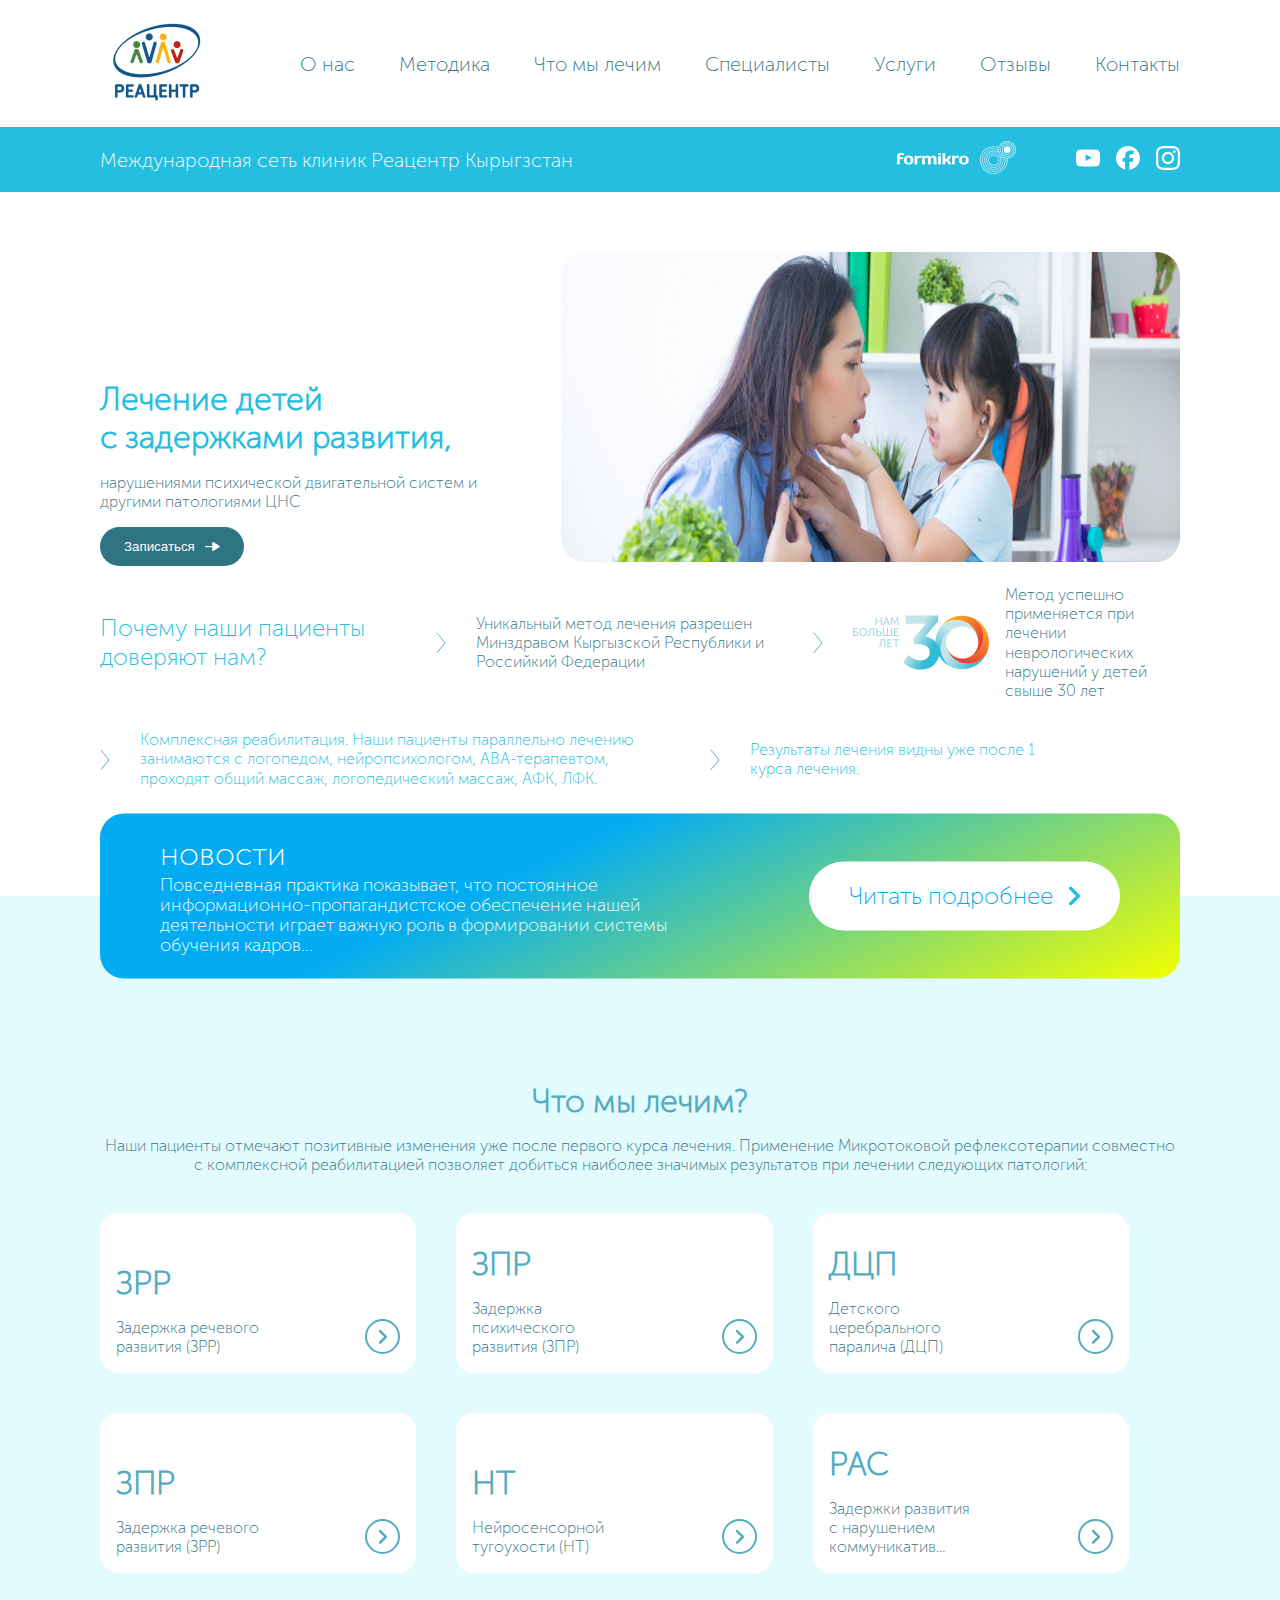
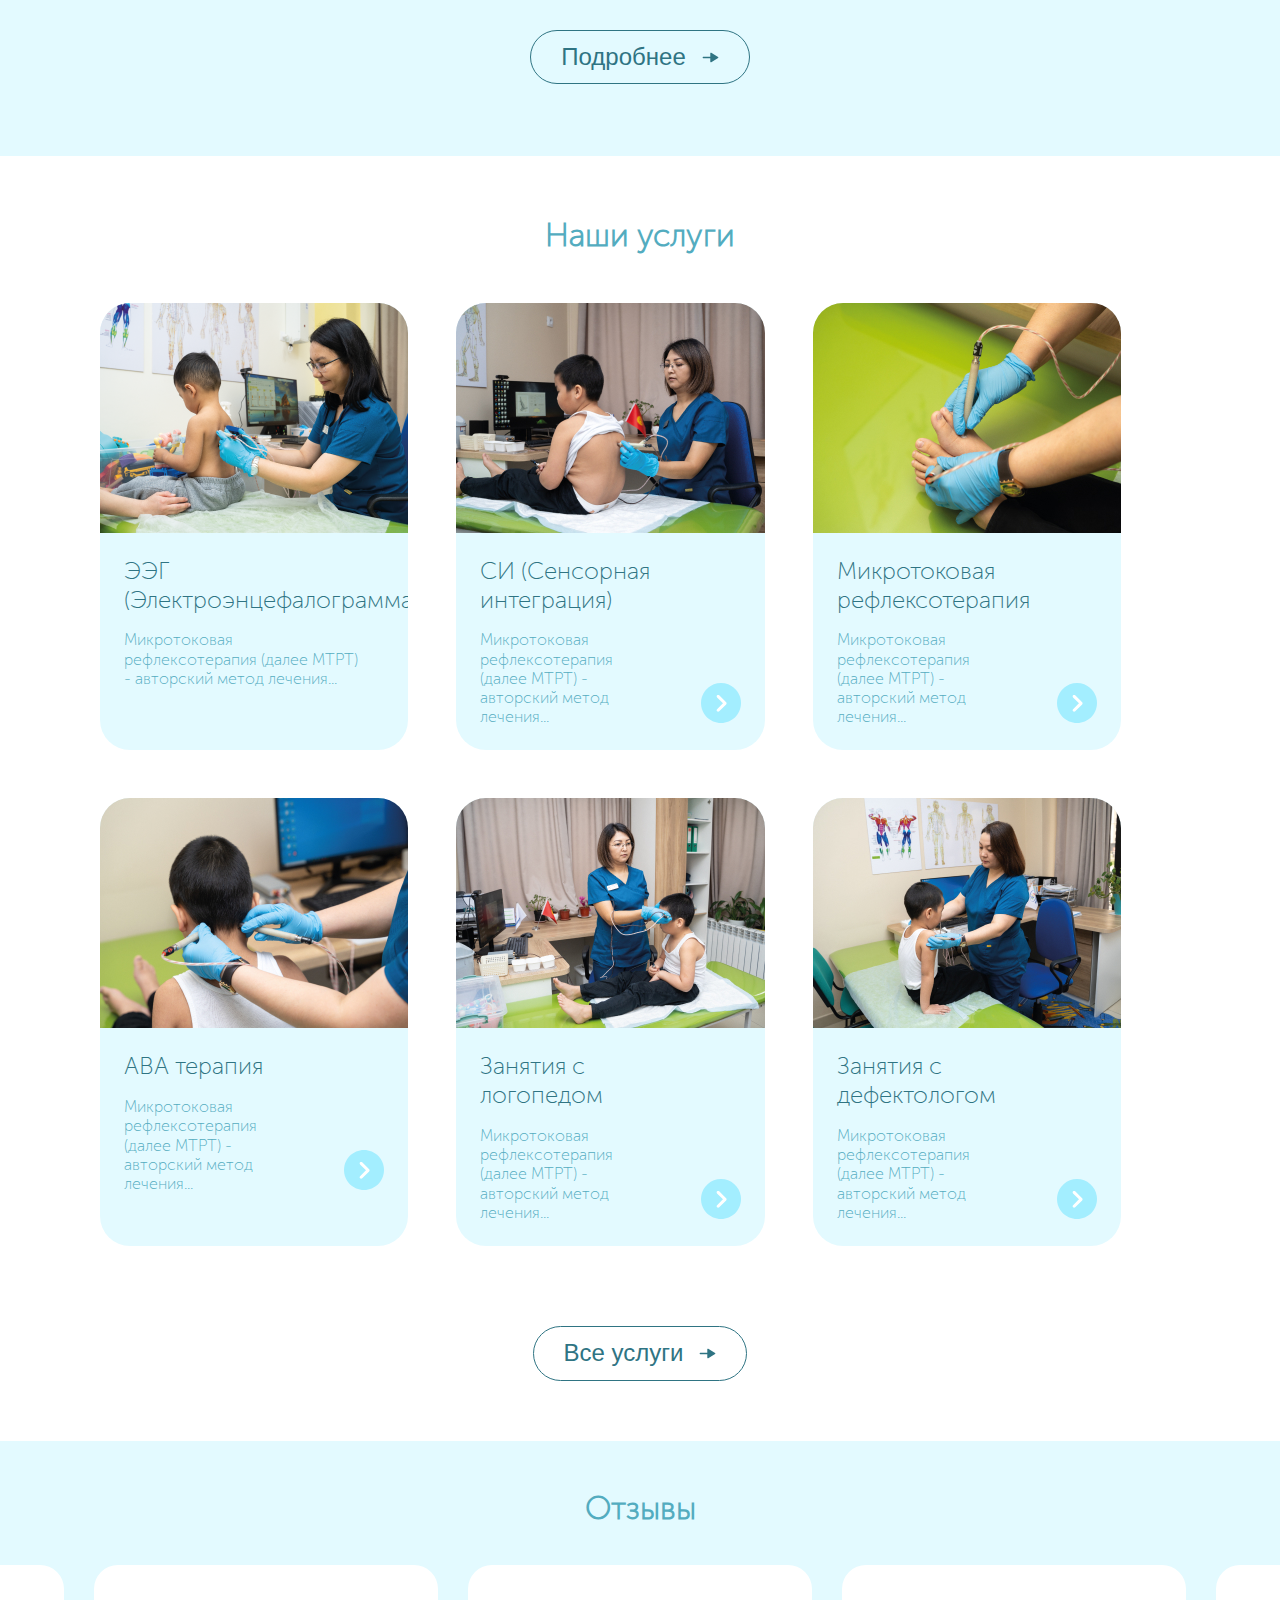
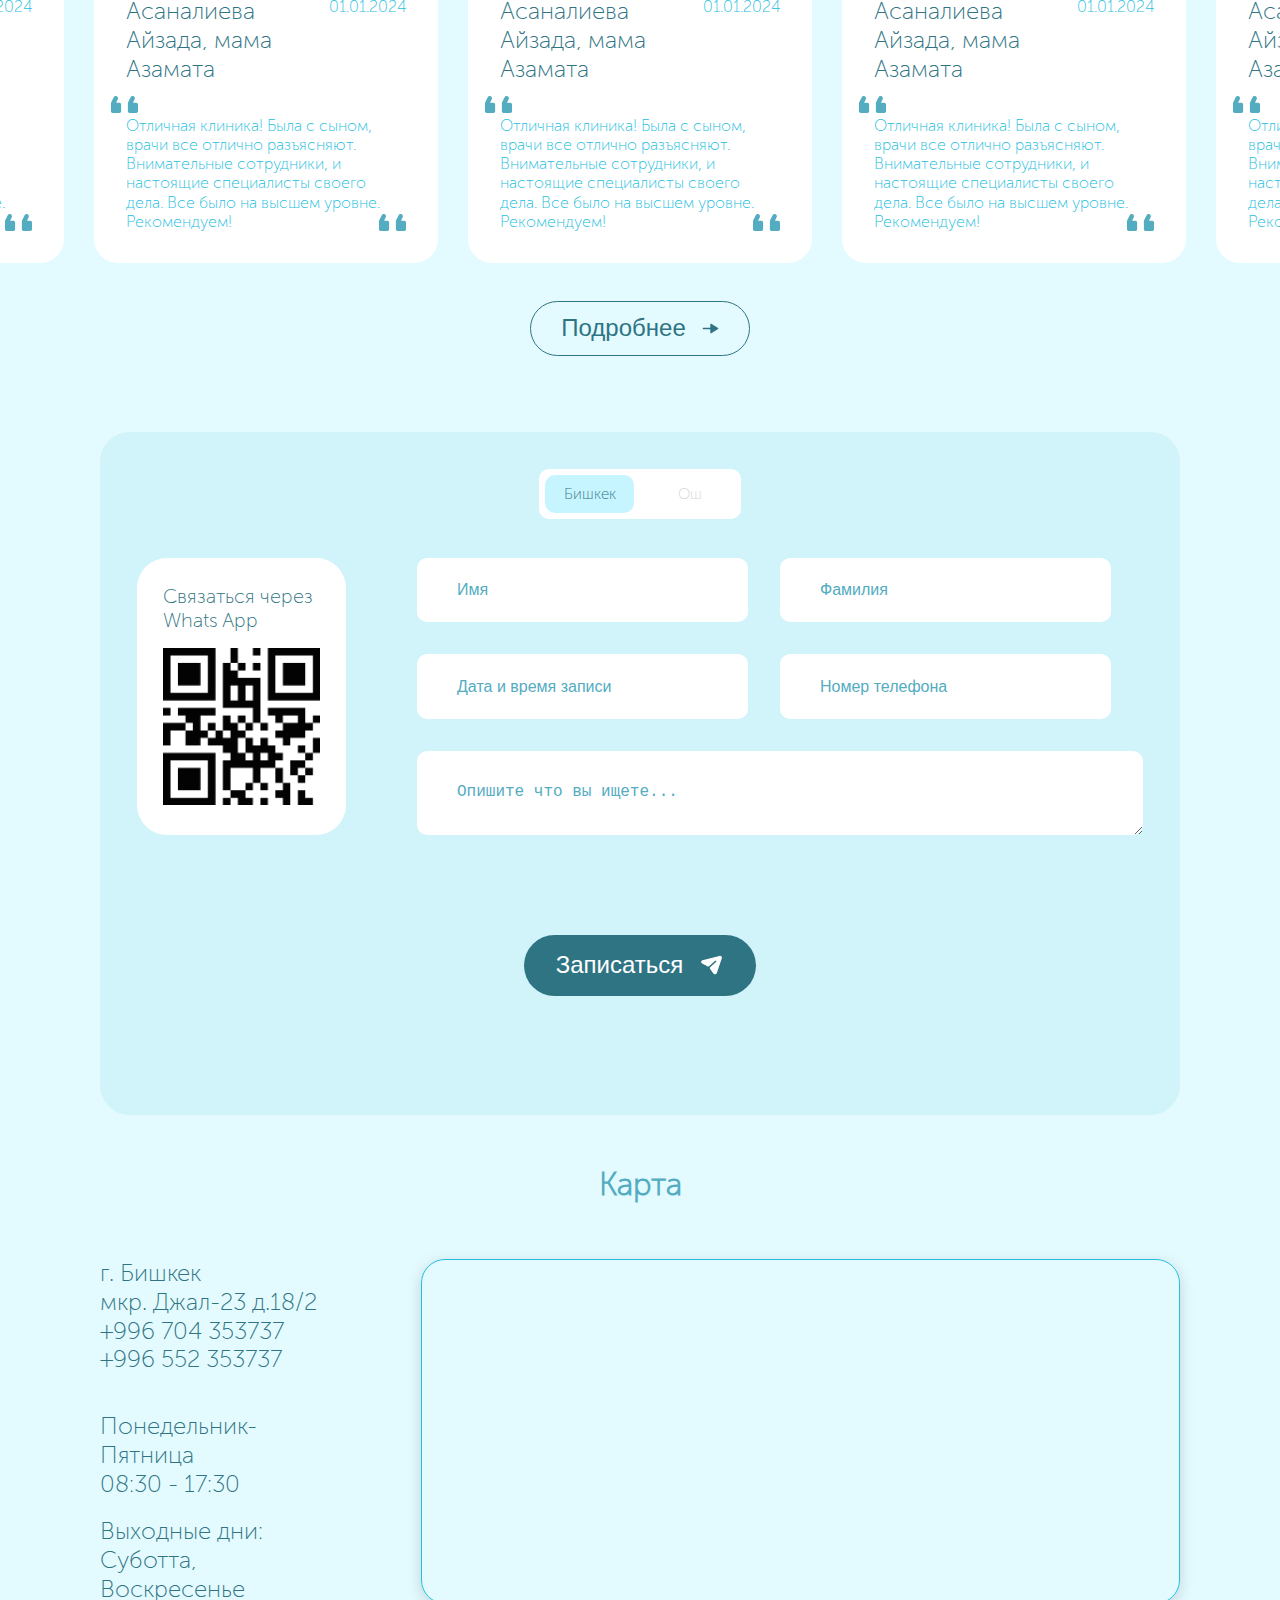
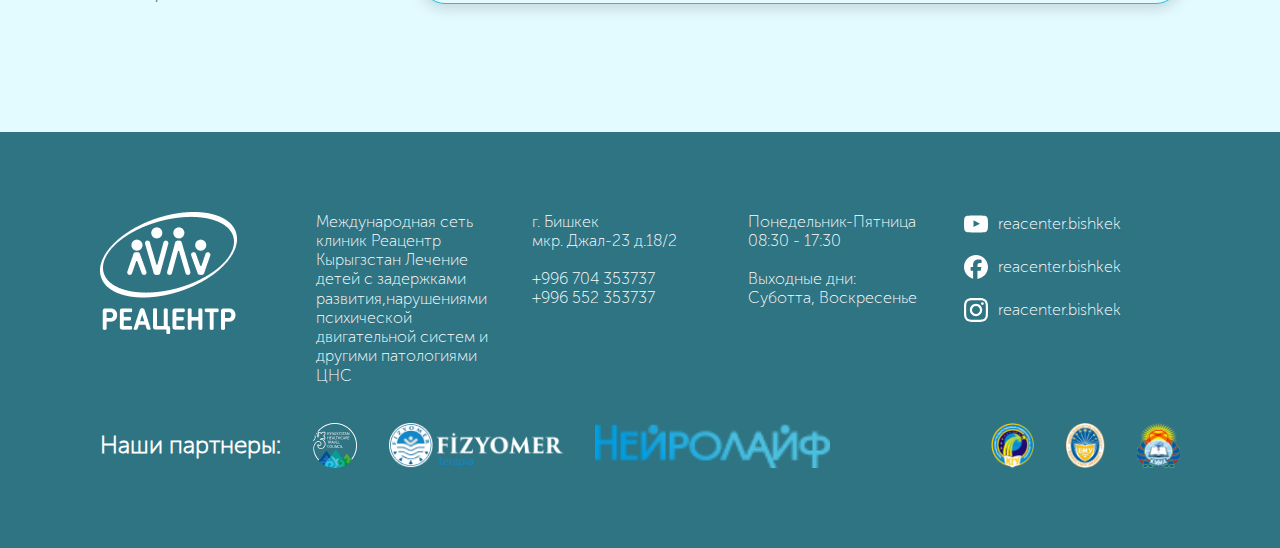
<file: index.html>
<!DOCTYPE html>
<html lang="en">

<head>
    <meta charset="UTF-8">
    <meta name="viewport" content="width=device-width, initial-scale=1.0">
    <title>Реацентр</title>
    <link rel="stylesheet" href="./assets/styles/style.css">
    <link rel="stylesheet" href="./assets/styles/swiper.min.css">
</head>

<body>
    <header>
        <div id="mobile_nav" class="mobile_nav">
            <ol>
                <li><a class="active" href="./aboutUs.html">О нас</a></li>
                <li><a href="./metodika.html">Методика</a></li>
                <li><a href="./whatWe.html">Что мы лечим</a></li>
                <li><a href="./emploes.html">Специалисты</a></li>
                <li><a href="./service.html">Услуги</a></li>
                <li><a href="./revues.html">Отзывы</a></li>
                <li><a href="./contact.html">Контакты</a></li>
            </ol>

            <svg id="closebtn" xmlns="http://www.w3.org/2000/svg" width="27" height="27" viewBox="0 0 27 27"
                fill="none">
                <path d="M6.5 20.5L13.5 13.5M13.5 13.5L20.5 6.5M13.5 13.5L6.5 6.5M13.5 13.5L20.5 20.5" stroke="#2F7483"
                    stroke-width="1.6" stroke-linecap="round" stroke-linejoin="round" />
            </svg>


        </div>





        <nav class="top_nav container">

            <button id="mobilebtn">
                <svg xmlns="http://www.w3.org/2000/svg" width="24" height="20" viewBox="0 0 24 20" fill="none">
                    <path d="M4.7998 3.6001H19.1998" stroke="#2F7483" stroke-width="1.6" stroke-linecap="round"
                        stroke-linejoin="round" />
                    <path d="M4.7998 10H19.1998" stroke="#2F7483" stroke-width="1.6" stroke-linecap="round"
                        stroke-linejoin="round" />
                    <path d="M4.7998 16.3999H19.1998" stroke="#2F7483" stroke-width="1.6" stroke-linecap="round"
                        stroke-linejoin="round" />
                </svg>
            </button>
            <div class="head_logo">
                <a href="./index.html">
                    <img src="./assets/images/реа центр.png" alt="">
                </a>
            </div>
            <div></div>
            <ol>
                <li><a href="./aboutUs.html">О нас</a></li>
                <li><a href="./metodika.html">Методика</a></li>
                <li><a href="./whatWe.html">Что мы лечим</a></li>
                <li><a href="./emploes.html">Специалисты</a></li>
                <li><a href="./service.html">Услуги</a></li>
                <li><a href="./revues.html">Отзывы</a></li>
                <li><a href="./contact.html">Контакты</a></li>
            </ol>
        </nav>
        <div class="bottom_nav_bg">
            <div class="container">
                <nav class="bottom_nav">
                    <h3>Международная сеть клиник Реацентр Кырыгзстан</h3>
                    <div class="bottom_nav_flex">
                        <div>
                            <img src="./assets/images/logo_formikro_blue 1.png" alt="">
                        </div>
                        <div class="head_sosial">
                            <a href="#" class="head_sosial_icon">
                                <img src="./assets/icon/Social Icons.svg" alt="">
                            </a>
                            <a href="#" class="head_sosial_icon">
                                <img src="./assets/icon/Social Icons — копия.svg" alt="">
                            </a>
                            <a href="#" class="head_sosial_icon">
                                <img src="./assets/icon/Social Icons — копия 2.svg" alt="">
                            </a>
                        </div>
                    </div>
                </nav>
            </div>
        </div>


    </header>
    <script>
        const mobilebtn = document.getElementById("mobilebtn");
        const closebtn = document.getElementById("closebtn");
        const mobile_nav = document.getElementById("mobile_nav");

        mobilebtn.addEventListener("click", () => {
            mobile_nav.classList.add("open"); // Открыть меню
        });

        closebtn.addEventListener("click", () => {
            mobile_nav.classList.remove("open"); // Закрыть меню
        });

    </script>
    <main>
        <section class="head_section container">
            <div class="top_head_section">
                <div class="top_head_section_left">
                    <div class="bottom_head_section_list_item noneINDesk">
                        <img src="./assets/images/Group.svg" alt="">
                        <h2>
                            Метод успешно применяется
                            при лечении неврологических
                            нарушений у детей свыше 30 лет
                        </h2>
                    </div>
                    <h1>
                        Лечение детей <br>
                        с задержками развития,
                    </h1>
                    <h2>
                        нарушениями психической двигательной систем и другими патологиями ЦНС
                    </h2>
                    <button class="button ">
                        Записаться
                        <svg xmlns="http://www.w3.org/2000/svg" width="15" height="10" viewBox="0 0 15 10" fill="none">
                            <path
                                d="M7.56968 0.0749141C7.37592 0.180113 7.25512 0.380149 7.25512 0.597719V3.98559H0.608039C0.272401 3.98559 0 4.25337 0 4.58331C0 4.91325 0.272401 5.18103 0.608039 5.18103H7.25512V8.5689C7.25512 8.78727 7.37592 8.98731 7.56968 9.09171C7.76344 9.19771 8.00017 9.19053 8.18745 9.07497L14.6213 5.08938C14.798 4.9794 14.9051 4.78893 14.9051 4.58331C14.9051 4.3777 14.798 4.18722 14.6213 4.07724L8.18745 0.0916503C8.08854 0.0310814 7.97585 0 7.86316 0C7.76263 0 7.66129 0.0255027 7.56968 0.0749141Z"
                                fill="white" />
                        </svg>
                    </button>
                </div>
                <div class="top_head_section_right">
                    <div class="swiper">
                        <img src="./assets/images/slider main.png" alt="">
                    </div>
                </div>
            </div>
            <br>
            <div class="bottom_head_section">
                <div class="bottom_head_section_list">
                    <div class="bottom_head_section_list_item">
                        <h1>Почему наши пациенты доверяют нам?</h1>
                    </div>
                    <svg xmlns="http://www.w3.org/2000/svg" width="10" height="21" viewBox="0 0 10 21" fill="none">
                        <path d="M1 1C1.8 1.8 6.66667 8 9 11L1 20.5" stroke="#53ACBF" stroke-linecap="round" />
                    </svg>
                    <div class="bottom_head_section_list_item">
                        <h2>
                            Уникальный метод лечения разрешен
                            Минздравом Кыргызской Республики
                            и Российкий Федерации
                        </h2>
                    </div>
                    <svg xmlns="http://www.w3.org/2000/svg" width="10" height="21" viewBox="0 0 10 21" fill="none">
                        <path d="M1 1C1.8 1.8 6.66667 8 9 11L1 20.5" stroke="#53ACBF" stroke-linecap="round" />
                    </svg>
                    <div class="bottom_head_section_list_item">
                        <img src="./assets/images/Group.svg" alt="">
                        <h2>
                            Метод успешно применяется
                            при лечении неврологических
                            нарушений у детей свыше 30 лет
                        </h2>
                    </div>
                    <svg xmlns="http://www.w3.org/2000/svg" width="10" height="21" viewBox="0 0 10 21" fill="none">
                        <path d="M1 1C1.8 1.8 6.66667 8 9 11L1 20.5" stroke="#53ACBF" stroke-linecap="round" />
                    </svg>
                    <div class="bottom_head_section_list_item w100">
                        <h4>Комплексная реабилитация. Наши пациенты параллельно лечению занимаются с логопедом,
                            нейропсихологом, АВА-терапевтом, проходят общий массаж, логопедический массаж, АФК, ЛФК.
                        </h4>
                    </div>
                    <svg xmlns="http://www.w3.org/2000/svg" width="10" height="21" viewBox="0 0 10 21" fill="none">
                        <path d="M1 1C1.8 1.8 6.66667 8 9 11L1 20.5" stroke="#53ACBF" stroke-linecap="round" />
                    </svg>
                    <div class="bottom_head_section_list_item">
                        <h4>
                            Результаты лечения видны уже после 1 курса лечения.
                        </h4>
                    </div>
                </div>
            </div>
        </section>
        <section class="what_we">
            <div class="what_we_news">
                <div>
                    <h1>новости</h1>
                    <p>
                        Повседневная практика показывает, что постоянное информационно-пропагандистское обеспечение
                        нашей
                        деятельности играет важную роль в формировании системы обучения кадров...</p>
                </div>
                <a href="./news.html" class="white_btn">
                    Читать подробнее <svg xmlns="http://www.w3.org/2000/svg" width="11" height="19" viewBox="0 0 11 19"
                        fill="none">
                        <path
                            d="M1.65346 0C2.0749 0 2.49854 0.164282 2.82068 0.492849L10.5146 8.30192C10.8257 8.61923 11 9.04907 11 9.49916C11 9.947 10.8257 10.3768 10.5146 10.6941L2.82068 18.5077C2.17419 19.1648 1.12833 19.1648 0.481837 18.5032C-0.162447 17.8416 -0.160241 16.7726 0.48625 16.1155L7.00191 9.49916L0.48625 2.88283C-0.160241 2.2257 -0.162447 1.15898 0.481837 0.497351C0.80398 0.164284 1.22983 0 1.65346 0Z"
                            fill="#24BEE0" />
                    </svg>
                </a>
            </div>
            <br><br><br><br><br><br>
            <div class="container">
                <div class="what_we_head">
                    <h1> Что мы лечим?</h1>
                    <h2>
                        Наши пациенты отмечают позитивные изменения уже после первого курса лечения.
                        Применение Микротоковой рефлексотерапии совместно с комплексной
                        реабилитацией позволяет добиться наиболее значимых результатов при лечении следующих патологий:
                    </h2>
                </div>
                <br><br>
                <div class="disease_list">
                    <div class="disease_card">
                        <div>
                            <h1>
                                ЗРР
                            </h1>
                            <h2>
                                Задержка речевого
                                развития (ЗРР)
                            </h2>
                        </div>
                        <button class="next_btn"><svg xmlns="http://www.w3.org/2000/svg" width="35" height="35"
                                viewBox="0 0 35 35" fill="none">
                                <path
                                    d="M17.5 0.999999C26.5998 0.999999 34 8.4019 34 17.5C34 26.5981 26.5998 34 17.5 34C8.4019 34 1 26.5981 1 17.5C1 8.4019 8.4019 0.999999 17.5 0.999999Z"
                                    stroke="#53ACBF" stroke-width="2" />
                                <path
                                    d="M15.131 10.8292C15.4462 10.8292 15.763 10.9497 16.0039 11.1906L21.7574 16.9161C21.9901 17.1487 22.1204 17.4639 22.1204 17.7939C22.1204 18.1222 21.9901 18.4374 21.7574 18.67L16.0039 24.3988C15.5204 24.8806 14.7383 24.8806 14.2549 24.3955C13.7731 23.9104 13.7747 23.1267 14.2582 22.6449L19.1306 17.7939L14.2582 12.9429C13.7747 12.4611 13.7731 11.679 14.2549 11.1939C14.4958 10.9497 14.8142 10.8292 15.131 10.8292Z"
                                    fill="#53ACBF" />
                            </svg></button>
                    </div>
                    <div class="disease_card">
                        <div>
                            <h1>
                                ЗПР
                            </h1>
                            <h2>
                                Задержка психического развития (ЗПР)
                            </h2>
                        </div>
                        <button class="next_btn"><svg xmlns="http://www.w3.org/2000/svg" width="35" height="35"
                                viewBox="0 0 35 35" fill="none">
                                <path
                                    d="M17.5 0.999999C26.5998 0.999999 34 8.4019 34 17.5C34 26.5981 26.5998 34 17.5 34C8.4019 34 1 26.5981 1 17.5C1 8.4019 8.4019 0.999999 17.5 0.999999Z"
                                    stroke="#53ACBF" stroke-width="2" />
                                <path
                                    d="M15.131 10.8292C15.4462 10.8292 15.763 10.9497 16.0039 11.1906L21.7574 16.9161C21.9901 17.1487 22.1204 17.4639 22.1204 17.7939C22.1204 18.1222 21.9901 18.4374 21.7574 18.67L16.0039 24.3988C15.5204 24.8806 14.7383 24.8806 14.2549 24.3955C13.7731 23.9104 13.7747 23.1267 14.2582 22.6449L19.1306 17.7939L14.2582 12.9429C13.7747 12.4611 13.7731 11.679 14.2549 11.1939C14.4958 10.9497 14.8142 10.8292 15.131 10.8292Z"
                                    fill="#53ACBF" />
                            </svg>
                        </button>
                    </div>
                    <div class="disease_card">
                        <div>
                            <h1>
                                ДЦП
                            </h1>
                            <h2>
                                Детского церебрального паралича (ДЦП)
                            </h2>
                        </div>
                        <button class="next_btn"><svg xmlns="http://www.w3.org/2000/svg" width="35" height="35"
                                viewBox="0 0 35 35" fill="none">
                                <path
                                    d="M17.5 0.999999C26.5998 0.999999 34 8.4019 34 17.5C34 26.5981 26.5998 34 17.5 34C8.4019 34 1 26.5981 1 17.5C1 8.4019 8.4019 0.999999 17.5 0.999999Z"
                                    stroke="#53ACBF" stroke-width="2" />
                                <path
                                    d="M15.131 10.8292C15.4462 10.8292 15.763 10.9497 16.0039 11.1906L21.7574 16.9161C21.9901 17.1487 22.1204 17.4639 22.1204 17.7939C22.1204 18.1222 21.9901 18.4374 21.7574 18.67L16.0039 24.3988C15.5204 24.8806 14.7383 24.8806 14.2549 24.3955C13.7731 23.9104 13.7747 23.1267 14.2582 22.6449L19.1306 17.7939L14.2582 12.9429C13.7747 12.4611 13.7731 11.679 14.2549 11.1939C14.4958 10.9497 14.8142 10.8292 15.131 10.8292Z"
                                    fill="#53ACBF" />
                            </svg></button>
                    </div>
                    <div class="disease_card">
                        <div>
                            <h1>
                                ЗПР
                            </h1>
                            <h2>
                                Задержка речевого
                                развития (ЗРР)
                            </h2>
                        </div>
                        <button class="next_btn"><svg xmlns="http://www.w3.org/2000/svg" width="35" height="35"
                                viewBox="0 0 35 35" fill="none">
                                <path
                                    d="M17.5 0.999999C26.5998 0.999999 34 8.4019 34 17.5C34 26.5981 26.5998 34 17.5 34C8.4019 34 1 26.5981 1 17.5C1 8.4019 8.4019 0.999999 17.5 0.999999Z"
                                    stroke="#53ACBF" stroke-width="2" />
                                <path
                                    d="M15.131 10.8292C15.4462 10.8292 15.763 10.9497 16.0039 11.1906L21.7574 16.9161C21.9901 17.1487 22.1204 17.4639 22.1204 17.7939C22.1204 18.1222 21.9901 18.4374 21.7574 18.67L16.0039 24.3988C15.5204 24.8806 14.7383 24.8806 14.2549 24.3955C13.7731 23.9104 13.7747 23.1267 14.2582 22.6449L19.1306 17.7939L14.2582 12.9429C13.7747 12.4611 13.7731 11.679 14.2549 11.1939C14.4958 10.9497 14.8142 10.8292 15.131 10.8292Z"
                                    fill="#53ACBF" />
                            </svg></button>
                    </div>
                    <div class="disease_card">
                        <div>
                            <h1>
                                НТ
                            </h1>
                            <h2>
                                Нейросенсорной тугоухости (НТ)
                            </h2>
                        </div>
                        <button class="next_btn"><svg xmlns="http://www.w3.org/2000/svg" width="35" height="35"
                                viewBox="0 0 35 35" fill="none">
                                <path
                                    d="M17.5 0.999999C26.5998 0.999999 34 8.4019 34 17.5C34 26.5981 26.5998 34 17.5 34C8.4019 34 1 26.5981 1 17.5C1 8.4019 8.4019 0.999999 17.5 0.999999Z"
                                    stroke="#53ACBF" stroke-width="2" />
                                <path
                                    d="M15.131 10.8292C15.4462 10.8292 15.763 10.9497 16.0039 11.1906L21.7574 16.9161C21.9901 17.1487 22.1204 17.4639 22.1204 17.7939C22.1204 18.1222 21.9901 18.4374 21.7574 18.67L16.0039 24.3988C15.5204 24.8806 14.7383 24.8806 14.2549 24.3955C13.7731 23.9104 13.7747 23.1267 14.2582 22.6449L19.1306 17.7939L14.2582 12.9429C13.7747 12.4611 13.7731 11.679 14.2549 11.1939C14.4958 10.9497 14.8142 10.8292 15.131 10.8292Z"
                                    fill="#53ACBF" />
                            </svg></button>
                    </div>
                    <div class="disease_card">
                        <div>
                            <h1>
                                РАС
                            </h1>
                            <h2>
                                Задержки развития с нарушением коммуникатив...
                            </h2>
                        </div>
                        <button class="next_btn"><svg xmlns="http://www.w3.org/2000/svg" width="35" height="35"
                                viewBox="0 0 35 35" fill="none">
                                <path
                                    d="M17.5 0.999999C26.5998 0.999999 34 8.4019 34 17.5C34 26.5981 26.5998 34 17.5 34C8.4019 34 1 26.5981 1 17.5C1 8.4019 8.4019 0.999999 17.5 0.999999Z"
                                    stroke="#53ACBF" stroke-width="2" />
                                <path
                                    d="M15.131 10.8292C15.4462 10.8292 15.763 10.9497 16.0039 11.1906L21.7574 16.9161C21.9901 17.1487 22.1204 17.4639 22.1204 17.7939C22.1204 18.1222 21.9901 18.4374 21.7574 18.67L16.0039 24.3988C15.5204 24.8806 14.7383 24.8806 14.2549 24.3955C13.7731 23.9104 13.7747 23.1267 14.2582 22.6449L19.1306 17.7939L14.2582 12.9429C13.7747 12.4611 13.7731 11.679 14.2549 11.1939C14.4958 10.9497 14.8142 10.8292 15.131 10.8292Z"
                                    fill="#53ACBF" />
                            </svg></button>
                    </div>
                </div>

                <br><br><br>
                <a href="./whatWe.html">
                    <button class="bordered_btn">
                        Подробнее <svg xmlns="http://www.w3.org/2000/svg" width="17" height="11" viewBox="0 0 17 11"
                            fill="none">
                            <path
                                d="M8.62379 0.76616C8.41904 0.876618 8.2914 1.08666 8.2914 1.31511V4.87237H1.26751C0.912843 4.87237 0.625 5.15354 0.625 5.49998C0.625 5.84642 0.912843 6.12758 1.26751 6.12758H8.2914V9.68485C8.2914 9.91413 8.41904 10.1242 8.62379 10.2338C8.82854 10.3451 9.07868 10.3376 9.27658 10.2162L16.0752 6.03135C16.2619 5.91587 16.375 5.71587 16.375 5.49998C16.375 5.28408 16.2619 5.08408 16.0752 4.96861L9.27658 0.783733C9.17206 0.720135 9.05299 0.6875 8.93391 0.6875C8.82768 0.6875 8.72059 0.714278 8.62379 0.76616Z"
                                fill="#2F7483" />
                        </svg>
                    </button>
                </a>
            </div>
        </section>
        <section class="service_section container">
            <h1 class="section_title">
                Наши услуги
            </h1>
            <div class="service_list">
                <div class="service_card">
                    <div class="service_card_image">
                        <img src="./assets/images/Rectangle.png" alt="">
                    </div>
                    <div class="service_card_desc">
                        <div>
                            <h1>ЭЭГ
                                (Электроэнцефалограмма) </h1>
                            <p>Микротоковая рефлексотерапия (далее МТРТ) - авторский метод лечения... </p>
                        </div>
                        <button class="next_btn"><svg xmlns="http://www.w3.org/2000/svg" width="40" height="40"
                                viewBox="0 0 40 40" fill="none">
                                <path
                                    d="M20 0C31.03 0 40 8.972 40 20C40 31.028 31.03 40 20 40C8.972 40 0 31.028 0 20C0 8.972 8.972 0 20 0Z"
                                    fill="#A3EEFF" />
                                <path
                                    d="M17.1277 11.9143C17.5097 11.9143 17.8937 12.0603 18.1857 12.3523L25.1597 19.2923C25.4417 19.5743 25.5997 19.9563 25.5997 20.3563C25.5997 20.7543 25.4417 21.1363 25.1597 21.4183L18.1857 28.3623C17.5997 28.9463 16.6517 28.9463 16.0657 28.3583C15.4817 27.7703 15.4837 26.8203 16.0697 26.2363L21.9757 20.3563L16.0697 14.4763C15.4837 13.8923 15.4817 12.9443 16.0657 12.3563C16.3577 12.0603 16.7437 11.9143 17.1277 11.9143Z"
                                    fill="white" />
                            </svg></button>
                    </div>
                </div>
                <div class="service_card">
                    <div class="service_card_image">
                        <img src="./assets/images/news/news-2.jpg" alt="">
                    </div>
                    <div class="service_card_desc">
                        <div>
                            <h1>СИ 
                                (Сенсорная интеграция)</h1>
                            <p>Микротоковая рефлексотерапия (далее МТРТ) - авторский метод лечения... </p>
                        </div>
                        <button class="next_btn"><svg xmlns="http://www.w3.org/2000/svg" width="40" height="40"
                                viewBox="0 0 40 40" fill="none">
                                <path
                                    d="M20 0C31.03 0 40 8.972 40 20C40 31.028 31.03 40 20 40C8.972 40 0 31.028 0 20C0 8.972 8.972 0 20 0Z"
                                    fill="#A3EEFF" />
                                <path
                                    d="M17.1277 11.9143C17.5097 11.9143 17.8937 12.0603 18.1857 12.3523L25.1597 19.2923C25.4417 19.5743 25.5997 19.9563 25.5997 20.3563C25.5997 20.7543 25.4417 21.1363 25.1597 21.4183L18.1857 28.3623C17.5997 28.9463 16.6517 28.9463 16.0657 28.3583C15.4817 27.7703 15.4837 26.8203 16.0697 26.2363L21.9757 20.3563L16.0697 14.4763C15.4837 13.8923 15.4817 12.9443 16.0657 12.3563C16.3577 12.0603 16.7437 11.9143 17.1277 11.9143Z"
                                    fill="white" />
                            </svg></button>
                    </div>
                </div>
                <div class="service_card">
                    <div class="service_card_image">
                        <img src="./assets/images/news/news-3.jpg" alt="">
                    </div>
                    <div class="service_card_desc">
                        <div>
                            <h1>Микротоковая 
                                рефлексотерапия </h1>
                            <p>Микротоковая рефлексотерапия (далее МТРТ) - авторский метод лечения...  </p>
                        </div>
                        <button class="next_btn"><svg xmlns="http://www.w3.org/2000/svg" width="40" height="40"
                                viewBox="0 0 40 40" fill="none">
                                <path
                                    d="M20 0C31.03 0 40 8.972 40 20C40 31.028 31.03 40 20 40C8.972 40 0 31.028 0 20C0 8.972 8.972 0 20 0Z"
                                    fill="#A3EEFF" />
                                <path
                                    d="M17.1277 11.9143C17.5097 11.9143 17.8937 12.0603 18.1857 12.3523L25.1597 19.2923C25.4417 19.5743 25.5997 19.9563 25.5997 20.3563C25.5997 20.7543 25.4417 21.1363 25.1597 21.4183L18.1857 28.3623C17.5997 28.9463 16.6517 28.9463 16.0657 28.3583C15.4817 27.7703 15.4837 26.8203 16.0697 26.2363L21.9757 20.3563L16.0697 14.4763C15.4837 13.8923 15.4817 12.9443 16.0657 12.3563C16.3577 12.0603 16.7437 11.9143 17.1277 11.9143Z"
                                    fill="white" />
                            </svg></button>
                    </div>
                </div>
                <div class="service_card">
                    <div class="service_card_image">
                        <img src="./assets/images/news/news-4.jpg" alt="">
                    </div>
                    <div class="service_card_desc">
                        <div>
                            <h1>АВА
                                терапия</h1>
                            <p>Микротоковая рефлексотерапия (далее МТРТ) - авторский метод лечения... </p>
                        </div>
                        <button class="next_btn"><svg xmlns="http://www.w3.org/2000/svg" width="40" height="40"
                                viewBox="0 0 40 40" fill="none">
                                <path
                                    d="M20 0C31.03 0 40 8.972 40 20C40 31.028 31.03 40 20 40C8.972 40 0 31.028 0 20C0 8.972 8.972 0 20 0Z"
                                    fill="#A3EEFF" />
                                <path
                                    d="M17.1277 11.9143C17.5097 11.9143 17.8937 12.0603 18.1857 12.3523L25.1597 19.2923C25.4417 19.5743 25.5997 19.9563 25.5997 20.3563C25.5997 20.7543 25.4417 21.1363 25.1597 21.4183L18.1857 28.3623C17.5997 28.9463 16.6517 28.9463 16.0657 28.3583C15.4817 27.7703 15.4837 26.8203 16.0697 26.2363L21.9757 20.3563L16.0697 14.4763C15.4837 13.8923 15.4817 12.9443 16.0657 12.3563C16.3577 12.0603 16.7437 11.9143 17.1277 11.9143Z"
                                    fill="white" />
                            </svg></button>
                    </div>
                </div>
                <div class="service_card">
                    <div class="service_card_image">
                        <img src="./assets/images/news/news-5.jpg" alt="">
                    </div>
                    <div class="service_card_desc">
                        <div>
                            <h1>Занятия с логопедом</h1>
                            <p>Микротоковая рефлексотерапия (далее МТРТ) - авторский метод лечения... </p>
                        </div>
                        <button class="next_btn"><svg xmlns="http://www.w3.org/2000/svg" width="40" height="40"
                                viewBox="0 0 40 40" fill="none">
                                <path
                                    d="M20 0C31.03 0 40 8.972 40 20C40 31.028 31.03 40 20 40C8.972 40 0 31.028 0 20C0 8.972 8.972 0 20 0Z"
                                    fill="#A3EEFF" />
                                <path
                                    d="M17.1277 11.9143C17.5097 11.9143 17.8937 12.0603 18.1857 12.3523L25.1597 19.2923C25.4417 19.5743 25.5997 19.9563 25.5997 20.3563C25.5997 20.7543 25.4417 21.1363 25.1597 21.4183L18.1857 28.3623C17.5997 28.9463 16.6517 28.9463 16.0657 28.3583C15.4817 27.7703 15.4837 26.8203 16.0697 26.2363L21.9757 20.3563L16.0697 14.4763C15.4837 13.8923 15.4817 12.9443 16.0657 12.3563C16.3577 12.0603 16.7437 11.9143 17.1277 11.9143Z"
                                    fill="white" />
                            </svg></button>
                    </div>
                </div>
                <div class="service_card">
                    <div class="service_card_image">
                        <img src="./assets/images/news/news-6.jpg" alt="">
                    </div>
                    <div class="service_card_desc">
                        <div>
                            <h1>Занятия с дефектологом</h1>
                            <p>Микротоковая рефлексотерапия (далее МТРТ) - авторский метод лечения... </p>
                        </div>
                        <button class="next_btn"><svg xmlns="http://www.w3.org/2000/svg" width="40" height="40"
                                viewBox="0 0 40 40" fill="none">
                                <path
                                    d="M20 0C31.03 0 40 8.972 40 20C40 31.028 31.03 40 20 40C8.972 40 0 31.028 0 20C0 8.972 8.972 0 20 0Z"
                                    fill="#A3EEFF" />
                                <path
                                    d="M17.1277 11.9143C17.5097 11.9143 17.8937 12.0603 18.1857 12.3523L25.1597 19.2923C25.4417 19.5743 25.5997 19.9563 25.5997 20.3563C25.5997 20.7543 25.4417 21.1363 25.1597 21.4183L18.1857 28.3623C17.5997 28.9463 16.6517 28.9463 16.0657 28.3583C15.4817 27.7703 15.4837 26.8203 16.0697 26.2363L21.9757 20.3563L16.0697 14.4763C15.4837 13.8923 15.4817 12.9443 16.0657 12.3563C16.3577 12.0603 16.7437 11.9143 17.1277 11.9143Z"
                                    fill="white" />
                            </svg></button>
                    </div>
                </div>
            </div>

            <a href="./service.html">
                <button class="bordered_btn">
                    Все услуги <svg xmlns="http://www.w3.org/2000/svg" width="17" height="11" viewBox="0 0 17 11"
                        fill="none">
                        <path
                            d="M8.62379 0.76616C8.41904 0.876618 8.2914 1.08666 8.2914 1.31511V4.87237H1.26751C0.912843 4.87237 0.625 5.15354 0.625 5.49998C0.625 5.84642 0.912843 6.12758 1.26751 6.12758H8.2914V9.68485C8.2914 9.91413 8.41904 10.1242 8.62379 10.2338C8.82854 10.3451 9.07868 10.3376 9.27658 10.2162L16.0752 6.03135C16.2619 5.91587 16.375 5.71587 16.375 5.49998C16.375 5.28408 16.2619 5.08408 16.0752 4.96861L9.27658 0.783733C9.17206 0.720135 9.05299 0.6875 8.93391 0.6875C8.82768 0.6875 8.72059 0.714278 8.62379 0.76616Z"
                            fill="#2F7483" />
                    </svg>
                </button>
            </a>
        </section>
        <div class="service_mobile">
            <br><br>
            <h1 class="section_title">
                Наши услуги
            </h1>
            <br><br>
            <div class="swiper-container3">
                <div class="swiper-wrapper">
                    <div class="swiper-slide">
                        <div class="service_card">
                            <div class="service_card_image">
                                <img src="./assets/images/Rectangle.png" alt="">
                            </div>
                            <div class="service_card_desc">
                                <div>
                                    <h1>ЭЭГ
                                        (Электроэнцефалограмма) </h1>
                                    <p>Микротоковая рефлексотерапия (далее МТРТ) - авторский метод лечения... </p>
                                </div>
                                <button class="next_btn"><svg xmlns="http://www.w3.org/2000/svg" width="40" height="40"
                                        viewBox="0 0 40 40" fill="none">
                                        <path
                                            d="M20 0C31.03 0 40 8.972 40 20C40 31.028 31.03 40 20 40C8.972 40 0 31.028 0 20C0 8.972 8.972 0 20 0Z"
                                            fill="#A3EEFF" />
                                        <path
                                            d="M17.1277 11.9143C17.5097 11.9143 17.8937 12.0603 18.1857 12.3523L25.1597 19.2923C25.4417 19.5743 25.5997 19.9563 25.5997 20.3563C25.5997 20.7543 25.4417 21.1363 25.1597 21.4183L18.1857 28.3623C17.5997 28.9463 16.6517 28.9463 16.0657 28.3583C15.4817 27.7703 15.4837 26.8203 16.0697 26.2363L21.9757 20.3563L16.0697 14.4763C15.4837 13.8923 15.4817 12.9443 16.0657 12.3563C16.3577 12.0603 16.7437 11.9143 17.1277 11.9143Z"
                                            fill="white" />
                                    </svg></button>
                            </div>
                        </div>
                    </div>
                    <div class="swiper-slide">
                        <div class="service_card">
                            <div class="service_card_image">
                                <img src="./assets/images/news/news-2.jpg" alt="">
                            </div>
                            <div class="service_card_desc">
                                <div>
                                    <h1>СИ 
                                        (Сенсорная интеграция) </h1>
                                    <p>Микротоковая рефлексотерапия (далее МТРТ) - авторский метод лечения... </p>
                                </div>
                                <button class="next_btn"><svg xmlns="http://www.w3.org/2000/svg" width="40" height="40"
                                        viewBox="0 0 40 40" fill="none">
                                        <path
                                            d="M20 0C31.03 0 40 8.972 40 20C40 31.028 31.03 40 20 40C8.972 40 0 31.028 0 20C0 8.972 8.972 0 20 0Z"
                                            fill="#A3EEFF" />
                                        <path
                                            d="M17.1277 11.9143C17.5097 11.9143 17.8937 12.0603 18.1857 12.3523L25.1597 19.2923C25.4417 19.5743 25.5997 19.9563 25.5997 20.3563C25.5997 20.7543 25.4417 21.1363 25.1597 21.4183L18.1857 28.3623C17.5997 28.9463 16.6517 28.9463 16.0657 28.3583C15.4817 27.7703 15.4837 26.8203 16.0697 26.2363L21.9757 20.3563L16.0697 14.4763C15.4837 13.8923 15.4817 12.9443 16.0657 12.3563C16.3577 12.0603 16.7437 11.9143 17.1277 11.9143Z"
                                            fill="white" />
                                    </svg></button>
                            </div>
                        </div>
                    </div>
                    <div class="swiper-slide">
                        <div class="service_card">
                            <div class="service_card_image">
                                <img src="./assets/images/news/news-3.jpg" alt="">
                            </div>
                            <div class="service_card_desc">
                                <div>
                                    <h1>Микротоковая 
                                        рефлексотерапия</h1>
                                    <p>Микротоковая рефлексотерапия (далее МТРТ) - авторский метод лечения... </p>
                                </div>
                                <button class="next_btn"><svg xmlns="http://www.w3.org/2000/svg" width="40" height="40"
                                        viewBox="0 0 40 40" fill="none">
                                        <path
                                            d="M20 0C31.03 0 40 8.972 40 20C40 31.028 31.03 40 20 40C8.972 40 0 31.028 0 20C0 8.972 8.972 0 20 0Z"
                                            fill="#A3EEFF" />
                                        <path
                                            d="M17.1277 11.9143C17.5097 11.9143 17.8937 12.0603 18.1857 12.3523L25.1597 19.2923C25.4417 19.5743 25.5997 19.9563 25.5997 20.3563C25.5997 20.7543 25.4417 21.1363 25.1597 21.4183L18.1857 28.3623C17.5997 28.9463 16.6517 28.9463 16.0657 28.3583C15.4817 27.7703 15.4837 26.8203 16.0697 26.2363L21.9757 20.3563L16.0697 14.4763C15.4837 13.8923 15.4817 12.9443 16.0657 12.3563C16.3577 12.0603 16.7437 11.9143 17.1277 11.9143Z"
                                            fill="white" />
                                    </svg></button>
                            </div>
                        </div>
                    </div>
                    <div class="swiper-slide">
                        <div class="service_card">
                            <div class="service_card_image">
                                <img src="./assets/images/news/news-4.jpg" alt="">
                            </div>
                            <div class="service_card_desc">
                                <div>
                                    <h1>АВА
                                        терапия</h1>
                                    <p>Микротоковая рефлексотерапия (далее МТРТ) - авторский метод лечения... </p>
                                </div>
                                <button class="next_btn"><svg xmlns="http://www.w3.org/2000/svg" width="40" height="40"
                                        viewBox="0 0 40 40" fill="none">
                                        <path
                                            d="M20 0C31.03 0 40 8.972 40 20C40 31.028 31.03 40 20 40C8.972 40 0 31.028 0 20C0 8.972 8.972 0 20 0Z"
                                            fill="#A3EEFF" />
                                        <path
                                            d="M17.1277 11.9143C17.5097 11.9143 17.8937 12.0603 18.1857 12.3523L25.1597 19.2923C25.4417 19.5743 25.5997 19.9563 25.5997 20.3563C25.5997 20.7543 25.4417 21.1363 25.1597 21.4183L18.1857 28.3623C17.5997 28.9463 16.6517 28.9463 16.0657 28.3583C15.4817 27.7703 15.4837 26.8203 16.0697 26.2363L21.9757 20.3563L16.0697 14.4763C15.4837 13.8923 15.4817 12.9443 16.0657 12.3563C16.3577 12.0603 16.7437 11.9143 17.1277 11.9143Z"
                                            fill="white" />
                                    </svg></button>
                            </div>
                        </div>
                    </div>
                    <div class="swiper-slide">
                        <div class="service_card">
                            <div class="service_card_image">
                                <img src="./assets/images/news/news-5.jpg" alt="">
                            </div>
                            <div class="service_card_desc">
                                <div>
                                    <h1>Занятия с логопедом</h1>
                                    <p>Микротоковая рефлексотерапия (далее МТРТ) - авторский метод лечения... </p>
                                </div>
                                <button class="next_btn"><svg xmlns="http://www.w3.org/2000/svg" width="40" height="40"
                                        viewBox="0 0 40 40" fill="none">
                                        <path
                                            d="M20 0C31.03 0 40 8.972 40 20C40 31.028 31.03 40 20 40C8.972 40 0 31.028 0 20C0 8.972 8.972 0 20 0Z"
                                            fill="#A3EEFF" />
                                        <path
                                            d="M17.1277 11.9143C17.5097 11.9143 17.8937 12.0603 18.1857 12.3523L25.1597 19.2923C25.4417 19.5743 25.5997 19.9563 25.5997 20.3563C25.5997 20.7543 25.4417 21.1363 25.1597 21.4183L18.1857 28.3623C17.5997 28.9463 16.6517 28.9463 16.0657 28.3583C15.4817 27.7703 15.4837 26.8203 16.0697 26.2363L21.9757 20.3563L16.0697 14.4763C15.4837 13.8923 15.4817 12.9443 16.0657 12.3563C16.3577 12.0603 16.7437 11.9143 17.1277 11.9143Z"
                                            fill="white" />
                                    </svg></button>
                            </div>
                        </div>
                    </div>
                    <div class="swiper-slide">
                        <div class="service_card">
                            <div class="service_card_image">
                                <img src="./assets/images/news/news-6.jpg" alt="">
                            </div>
                            <div class="service_card_desc">
                                <div>
                                    <h1>Занятия с дефектологом</h1>
                                    <p>Микротоковая рефлексотерапия (далее МТРТ) - авторский метод лечения... </p>
                                </div>
                                <button class="next_btn"><svg xmlns="http://www.w3.org/2000/svg" width="40" height="40"
                                        viewBox="0 0 40 40" fill="none">
                                        <path
                                            d="M20 0C31.03 0 40 8.972 40 20C40 31.028 31.03 40 20 40C8.972 40 0 31.028 0 20C0 8.972 8.972 0 20 0Z"
                                            fill="#A3EEFF" />
                                        <path
                                            d="M17.1277 11.9143C17.5097 11.9143 17.8937 12.0603 18.1857 12.3523L25.1597 19.2923C25.4417 19.5743 25.5997 19.9563 25.5997 20.3563C25.5997 20.7543 25.4417 21.1363 25.1597 21.4183L18.1857 28.3623C17.5997 28.9463 16.6517 28.9463 16.0657 28.3583C15.4817 27.7703 15.4837 26.8203 16.0697 26.2363L21.9757 20.3563L16.0697 14.4763C15.4837 13.8923 15.4817 12.9443 16.0657 12.3563C16.3577 12.0603 16.7437 11.9143 17.1277 11.9143Z"
                                            fill="white" />
                                    </svg></button>
                            </div>
                        </div>
                    </div>
                </div>
            </div>
            <br><br>
            <a href="./service.html">
                <button class="bordered_btn">
                    Все услуги <svg xmlns="http://www.w3.org/2000/svg" width="17" height="11" viewBox="0 0 17 11"
                        fill="none">
                        <path
                            d="M8.62379 0.76616C8.41904 0.876618 8.2914 1.08666 8.2914 1.31511V4.87237H1.26751C0.912843 4.87237 0.625 5.15354 0.625 5.49998C0.625 5.84642 0.912843 6.12758 1.26751 6.12758H8.2914V9.68485C8.2914 9.91413 8.41904 10.1242 8.62379 10.2338C8.82854 10.3451 9.07868 10.3376 9.27658 10.2162L16.0752 6.03135C16.2619 5.91587 16.375 5.71587 16.375 5.49998C16.375 5.28408 16.2619 5.08408 16.0752 4.96861L9.27658 0.783733C9.17206 0.720135 9.05299 0.6875 8.93391 0.6875C8.82768 0.6875 8.72059 0.714278 8.62379 0.76616Z"
                            fill="#2F7483" />
                    </svg>
                </button>
            </a>
            <br><br>
        </div>
        <section class="reviews">
            <h1 class="section_title">
                Отзывы
            </h1>
            <br><br>
            <div class="hidden">
                <div class="swiper-container3">
                    <div class="swiper-wrapper">
                        <div class="swiper-slide">
                            <div class="reviews_card">
                                <div class="reviews_card_head">
                                    <h1>
                                        Асаналиева Айзада,
                                        мама Азамата
                                    </h1>
                                    <p>
                                        01.01.2024
                                    </p>
                                </div>
                                <div class="reviews_card_des">
                                    <svg class="firstDot" xmlns="http://www.w3.org/2000/svg" width="27" height="17"
                                        viewBox="0 0 27 17" fill="none">
                                        <path
                                            d="M21.6506 0.00221634C20.79 0.00221634 19.9969 0.494457 19.6256 1.25828L17.2294 6.07886C16.9931 6.55413 16.875 7.06334 16.875 7.58953V15.2787C16.875 16.2123 17.6344 16.9761 18.5625 16.9761H25.3125C26.2406 16.9761 27 16.2123 27 15.2787V8.48915C27 7.55558 26.2406 6.79176 25.3125 6.79176H21.9375L23.6756 3.29514C24.435 1.78447 23.3381 0.00221634 21.6506 0.00221634ZM4.77563 0.00221634C3.915 0.00221634 3.12187 0.494457 2.75062 1.25828L0.354374 6.07886C0.118124 6.55413 0 7.06334 0 7.58953V15.2787C0 16.2123 0.759375 16.9761 1.6875 16.9761L8.4375 16.9761C9.36563 16.9761 10.125 16.2123 10.125 15.2787V8.48915C10.125 7.55558 9.36563 6.79176 8.4375 6.79176H5.0625L6.80062 3.29514C7.56 1.78447 6.46313 0.00221634 4.77563 0.00221634Z"
                                            fill="#53ACBF" />
                                    </svg>

                                    <p>Отличная клиника! Была с сыном, врачи все отлично разъясняют. Внимательные
                                        сотрудники, и
                                        настоящие специалисты своего дела. Все было на высшем уровне. Рекомендуем!
                                        <svg class="secondDot" xmlns="http://www.w3.org/2000/svg" width="27" height="17"
                                            viewBox="0 0 27 17" fill="none">
                                            <path
                                                d="M21.6506 0.00221634C20.79 0.00221634 19.9969 0.494457 19.6256 1.25828L17.2294 6.07886C16.9931 6.55413 16.875 7.06334 16.875 7.58953V15.2787C16.875 16.2123 17.6344 16.9761 18.5625 16.9761H25.3125C26.2406 16.9761 27 16.2123 27 15.2787V8.48915C27 7.55558 26.2406 6.79176 25.3125 6.79176H21.9375L23.6756 3.29514C24.435 1.78447 23.3381 0.00221634 21.6506 0.00221634ZM4.77563 0.00221634C3.915 0.00221634 3.12187 0.494457 2.75062 1.25828L0.354374 6.07886C0.118124 6.55413 0 7.06334 0 7.58953V15.2787C0 16.2123 0.759375 16.9761 1.6875 16.9761L8.4375 16.9761C9.36563 16.9761 10.125 16.2123 10.125 15.2787V8.48915C10.125 7.55558 9.36563 6.79176 8.4375 6.79176H5.0625L6.80062 3.29514C7.56 1.78447 6.46313 0.00221634 4.77563 0.00221634Z"
                                                fill="#53ACBF" />
                                        </svg>
                                    </p>
                                </div>
                            </div>
                        </div>
                        <div class="swiper-slide">
                            <div class="reviews_card">
                                <div class="reviews_card_head">
                                    <h1>
                                        Асаналиева Айзада,
                                        мама Азамата
                                    </h1>
                                    <p>
                                        01.01.2024
                                    </p>
                                </div>
                                <div class="reviews_card_des">
                                    <svg class="firstDot" xmlns="http://www.w3.org/2000/svg" width="27" height="17"
                                        viewBox="0 0 27 17" fill="none">
                                        <path
                                            d="M21.6506 0.00221634C20.79 0.00221634 19.9969 0.494457 19.6256 1.25828L17.2294 6.07886C16.9931 6.55413 16.875 7.06334 16.875 7.58953V15.2787C16.875 16.2123 17.6344 16.9761 18.5625 16.9761H25.3125C26.2406 16.9761 27 16.2123 27 15.2787V8.48915C27 7.55558 26.2406 6.79176 25.3125 6.79176H21.9375L23.6756 3.29514C24.435 1.78447 23.3381 0.00221634 21.6506 0.00221634ZM4.77563 0.00221634C3.915 0.00221634 3.12187 0.494457 2.75062 1.25828L0.354374 6.07886C0.118124 6.55413 0 7.06334 0 7.58953V15.2787C0 16.2123 0.759375 16.9761 1.6875 16.9761L8.4375 16.9761C9.36563 16.9761 10.125 16.2123 10.125 15.2787V8.48915C10.125 7.55558 9.36563 6.79176 8.4375 6.79176H5.0625L6.80062 3.29514C7.56 1.78447 6.46313 0.00221634 4.77563 0.00221634Z"
                                            fill="#53ACBF" />
                                    </svg>

                                    <p>Отличная клиника! Была с сыном, врачи все отлично разъясняют. Внимательные
                                        сотрудники, и
                                        настоящие специалисты своего дела. Все было на высшем уровне. Рекомендуем!
                                        <svg class="secondDot" xmlns="http://www.w3.org/2000/svg" width="27" height="17"
                                            viewBox="0 0 27 17" fill="none">
                                            <path
                                                d="M21.6506 0.00221634C20.79 0.00221634 19.9969 0.494457 19.6256 1.25828L17.2294 6.07886C16.9931 6.55413 16.875 7.06334 16.875 7.58953V15.2787C16.875 16.2123 17.6344 16.9761 18.5625 16.9761H25.3125C26.2406 16.9761 27 16.2123 27 15.2787V8.48915C27 7.55558 26.2406 6.79176 25.3125 6.79176H21.9375L23.6756 3.29514C24.435 1.78447 23.3381 0.00221634 21.6506 0.00221634ZM4.77563 0.00221634C3.915 0.00221634 3.12187 0.494457 2.75062 1.25828L0.354374 6.07886C0.118124 6.55413 0 7.06334 0 7.58953V15.2787C0 16.2123 0.759375 16.9761 1.6875 16.9761L8.4375 16.9761C9.36563 16.9761 10.125 16.2123 10.125 15.2787V8.48915C10.125 7.55558 9.36563 6.79176 8.4375 6.79176H5.0625L6.80062 3.29514C7.56 1.78447 6.46313 0.00221634 4.77563 0.00221634Z"
                                                fill="#53ACBF" />
                                        </svg>
                                    </p>
                                </div>
                            </div>
                        </div>
                        <div class="swiper-slide">
                            <div class="reviews_card">
                                <div class="reviews_card_head">
                                    <h1>
                                        Асаналиева Айзада,
                                        мама Азамата
                                    </h1>
                                    <p>
                                        01.01.2024
                                    </p>
                                </div>
                                <div class="reviews_card_des">
                                    <svg class="firstDot" xmlns="http://www.w3.org/2000/svg" width="27" height="17"
                                        viewBox="0 0 27 17" fill="none">
                                        <path
                                            d="M21.6506 0.00221634C20.79 0.00221634 19.9969 0.494457 19.6256 1.25828L17.2294 6.07886C16.9931 6.55413 16.875 7.06334 16.875 7.58953V15.2787C16.875 16.2123 17.6344 16.9761 18.5625 16.9761H25.3125C26.2406 16.9761 27 16.2123 27 15.2787V8.48915C27 7.55558 26.2406 6.79176 25.3125 6.79176H21.9375L23.6756 3.29514C24.435 1.78447 23.3381 0.00221634 21.6506 0.00221634ZM4.77563 0.00221634C3.915 0.00221634 3.12187 0.494457 2.75062 1.25828L0.354374 6.07886C0.118124 6.55413 0 7.06334 0 7.58953V15.2787C0 16.2123 0.759375 16.9761 1.6875 16.9761L8.4375 16.9761C9.36563 16.9761 10.125 16.2123 10.125 15.2787V8.48915C10.125 7.55558 9.36563 6.79176 8.4375 6.79176H5.0625L6.80062 3.29514C7.56 1.78447 6.46313 0.00221634 4.77563 0.00221634Z"
                                            fill="#53ACBF" />
                                    </svg>

                                    <p>Отличная клиника! Была с сыном, врачи все отлично разъясняют. Внимательные
                                        сотрудники, и
                                        настоящие специалисты своего дела. Все было на высшем уровне. Рекомендуем!
                                        <svg class="secondDot" xmlns="http://www.w3.org/2000/svg" width="27" height="17"
                                            viewBox="0 0 27 17" fill="none">
                                            <path
                                                d="M21.6506 0.00221634C20.79 0.00221634 19.9969 0.494457 19.6256 1.25828L17.2294 6.07886C16.9931 6.55413 16.875 7.06334 16.875 7.58953V15.2787C16.875 16.2123 17.6344 16.9761 18.5625 16.9761H25.3125C26.2406 16.9761 27 16.2123 27 15.2787V8.48915C27 7.55558 26.2406 6.79176 25.3125 6.79176H21.9375L23.6756 3.29514C24.435 1.78447 23.3381 0.00221634 21.6506 0.00221634ZM4.77563 0.00221634C3.915 0.00221634 3.12187 0.494457 2.75062 1.25828L0.354374 6.07886C0.118124 6.55413 0 7.06334 0 7.58953V15.2787C0 16.2123 0.759375 16.9761 1.6875 16.9761L8.4375 16.9761C9.36563 16.9761 10.125 16.2123 10.125 15.2787V8.48915C10.125 7.55558 9.36563 6.79176 8.4375 6.79176H5.0625L6.80062 3.29514C7.56 1.78447 6.46313 0.00221634 4.77563 0.00221634Z"
                                                fill="#53ACBF" />
                                        </svg>
                                    </p>
                                </div>
                            </div>
                        </div>
                        <div class="swiper-slide">
                            <div class="reviews_card">
                                <div class="reviews_card_head">
                                    <h1>
                                        Асаналиева Айзада,
                                        мама Азамата
                                    </h1>
                                    <p>
                                        01.01.2024
                                    </p>
                                </div>
                                <div class="reviews_card_des">
                                    <svg class="firstDot" xmlns="http://www.w3.org/2000/svg" width="27" height="17"
                                        viewBox="0 0 27 17" fill="none">
                                        <path
                                            d="M21.6506 0.00221634C20.79 0.00221634 19.9969 0.494457 19.6256 1.25828L17.2294 6.07886C16.9931 6.55413 16.875 7.06334 16.875 7.58953V15.2787C16.875 16.2123 17.6344 16.9761 18.5625 16.9761H25.3125C26.2406 16.9761 27 16.2123 27 15.2787V8.48915C27 7.55558 26.2406 6.79176 25.3125 6.79176H21.9375L23.6756 3.29514C24.435 1.78447 23.3381 0.00221634 21.6506 0.00221634ZM4.77563 0.00221634C3.915 0.00221634 3.12187 0.494457 2.75062 1.25828L0.354374 6.07886C0.118124 6.55413 0 7.06334 0 7.58953V15.2787C0 16.2123 0.759375 16.9761 1.6875 16.9761L8.4375 16.9761C9.36563 16.9761 10.125 16.2123 10.125 15.2787V8.48915C10.125 7.55558 9.36563 6.79176 8.4375 6.79176H5.0625L6.80062 3.29514C7.56 1.78447 6.46313 0.00221634 4.77563 0.00221634Z"
                                            fill="#53ACBF" />
                                    </svg>

                                    <p>Отличная клиника! Была с сыном, врачи все отлично разъясняют. Внимательные
                                        сотрудники, и
                                        настоящие специалисты своего дела. Все было на высшем уровне. Рекомендуем!
                                        <svg class="secondDot" xmlns="http://www.w3.org/2000/svg" width="27" height="17"
                                            viewBox="0 0 27 17" fill="none">
                                            <path
                                                d="M21.6506 0.00221634C20.79 0.00221634 19.9969 0.494457 19.6256 1.25828L17.2294 6.07886C16.9931 6.55413 16.875 7.06334 16.875 7.58953V15.2787C16.875 16.2123 17.6344 16.9761 18.5625 16.9761H25.3125C26.2406 16.9761 27 16.2123 27 15.2787V8.48915C27 7.55558 26.2406 6.79176 25.3125 6.79176H21.9375L23.6756 3.29514C24.435 1.78447 23.3381 0.00221634 21.6506 0.00221634ZM4.77563 0.00221634C3.915 0.00221634 3.12187 0.494457 2.75062 1.25828L0.354374 6.07886C0.118124 6.55413 0 7.06334 0 7.58953V15.2787C0 16.2123 0.759375 16.9761 1.6875 16.9761L8.4375 16.9761C9.36563 16.9761 10.125 16.2123 10.125 15.2787V8.48915C10.125 7.55558 9.36563 6.79176 8.4375 6.79176H5.0625L6.80062 3.29514C7.56 1.78447 6.46313 0.00221634 4.77563 0.00221634Z"
                                                fill="#53ACBF" />
                                        </svg>
                                    </p>
                                </div>
                            </div>
                        </div>
                        <div class="swiper-slide">
                            <div class="reviews_card">
                                <div class="reviews_card_head">
                                    <h1>
                                        Асаналиева Айзада,
                                        мама Азамата
                                    </h1>
                                    <p>
                                        01.01.2024
                                    </p>
                                </div>
                                <div class="reviews_card_des">
                                    <svg class="firstDot" xmlns="http://www.w3.org/2000/svg" width="27" height="17"
                                        viewBox="0 0 27 17" fill="none">
                                        <path
                                            d="M21.6506 0.00221634C20.79 0.00221634 19.9969 0.494457 19.6256 1.25828L17.2294 6.07886C16.9931 6.55413 16.875 7.06334 16.875 7.58953V15.2787C16.875 16.2123 17.6344 16.9761 18.5625 16.9761H25.3125C26.2406 16.9761 27 16.2123 27 15.2787V8.48915C27 7.55558 26.2406 6.79176 25.3125 6.79176H21.9375L23.6756 3.29514C24.435 1.78447 23.3381 0.00221634 21.6506 0.00221634ZM4.77563 0.00221634C3.915 0.00221634 3.12187 0.494457 2.75062 1.25828L0.354374 6.07886C0.118124 6.55413 0 7.06334 0 7.58953V15.2787C0 16.2123 0.759375 16.9761 1.6875 16.9761L8.4375 16.9761C9.36563 16.9761 10.125 16.2123 10.125 15.2787V8.48915C10.125 7.55558 9.36563 6.79176 8.4375 6.79176H5.0625L6.80062 3.29514C7.56 1.78447 6.46313 0.00221634 4.77563 0.00221634Z"
                                            fill="#53ACBF" />
                                    </svg>

                                    <p>Отличная клиника! Была с сыном, врачи все отлично разъясняют. Внимательные
                                        сотрудники, и
                                        настоящие специалисты своего дела. Все было на высшем уровне. Рекомендуем!
                                        <svg class="secondDot" xmlns="http://www.w3.org/2000/svg" width="27" height="17"
                                            viewBox="0 0 27 17" fill="none">
                                            <path
                                                d="M21.6506 0.00221634C20.79 0.00221634 19.9969 0.494457 19.6256 1.25828L17.2294 6.07886C16.9931 6.55413 16.875 7.06334 16.875 7.58953V15.2787C16.875 16.2123 17.6344 16.9761 18.5625 16.9761H25.3125C26.2406 16.9761 27 16.2123 27 15.2787V8.48915C27 7.55558 26.2406 6.79176 25.3125 6.79176H21.9375L23.6756 3.29514C24.435 1.78447 23.3381 0.00221634 21.6506 0.00221634ZM4.77563 0.00221634C3.915 0.00221634 3.12187 0.494457 2.75062 1.25828L0.354374 6.07886C0.118124 6.55413 0 7.06334 0 7.58953V15.2787C0 16.2123 0.759375 16.9761 1.6875 16.9761L8.4375 16.9761C9.36563 16.9761 10.125 16.2123 10.125 15.2787V8.48915C10.125 7.55558 9.36563 6.79176 8.4375 6.79176H5.0625L6.80062 3.29514C7.56 1.78447 6.46313 0.00221634 4.77563 0.00221634Z"
                                                fill="#53ACBF" />
                                        </svg>
                                    </p>
                                </div>
                            </div>
                        </div>
                        <div class="swiper-slide">
                            <div class="reviews_card">
                                <div class="reviews_card_head">
                                    <h1>
                                        Асаналиева Айзада,
                                        мама Азамата
                                    </h1>
                                    <p>
                                        01.01.2024
                                    </p>
                                </div>
                                <div class="reviews_card_des">
                                    <svg class="firstDot" xmlns="http://www.w3.org/2000/svg" width="27" height="17"
                                        viewBox="0 0 27 17" fill="none">
                                        <path
                                            d="M21.6506 0.00221634C20.79 0.00221634 19.9969 0.494457 19.6256 1.25828L17.2294 6.07886C16.9931 6.55413 16.875 7.06334 16.875 7.58953V15.2787C16.875 16.2123 17.6344 16.9761 18.5625 16.9761H25.3125C26.2406 16.9761 27 16.2123 27 15.2787V8.48915C27 7.55558 26.2406 6.79176 25.3125 6.79176H21.9375L23.6756 3.29514C24.435 1.78447 23.3381 0.00221634 21.6506 0.00221634ZM4.77563 0.00221634C3.915 0.00221634 3.12187 0.494457 2.75062 1.25828L0.354374 6.07886C0.118124 6.55413 0 7.06334 0 7.58953V15.2787C0 16.2123 0.759375 16.9761 1.6875 16.9761L8.4375 16.9761C9.36563 16.9761 10.125 16.2123 10.125 15.2787V8.48915C10.125 7.55558 9.36563 6.79176 8.4375 6.79176H5.0625L6.80062 3.29514C7.56 1.78447 6.46313 0.00221634 4.77563 0.00221634Z"
                                            fill="#53ACBF" />
                                    </svg>

                                    <p>Отличная клиника! Была с сыном, врачи все отлично разъясняют. Внимательные
                                        сотрудники, и
                                        настоящие специалисты своего дела. Все было на высшем уровне. Рекомендуем!
                                        <svg class="secondDot" xmlns="http://www.w3.org/2000/svg" width="27" height="17"
                                            viewBox="0 0 27 17" fill="none">
                                            <path
                                                d="M21.6506 0.00221634C20.79 0.00221634 19.9969 0.494457 19.6256 1.25828L17.2294 6.07886C16.9931 6.55413 16.875 7.06334 16.875 7.58953V15.2787C16.875 16.2123 17.6344 16.9761 18.5625 16.9761H25.3125C26.2406 16.9761 27 16.2123 27 15.2787V8.48915C27 7.55558 26.2406 6.79176 25.3125 6.79176H21.9375L23.6756 3.29514C24.435 1.78447 23.3381 0.00221634 21.6506 0.00221634ZM4.77563 0.00221634C3.915 0.00221634 3.12187 0.494457 2.75062 1.25828L0.354374 6.07886C0.118124 6.55413 0 7.06334 0 7.58953V15.2787C0 16.2123 0.759375 16.9761 1.6875 16.9761L8.4375 16.9761C9.36563 16.9761 10.125 16.2123 10.125 15.2787V8.48915C10.125 7.55558 9.36563 6.79176 8.4375 6.79176H5.0625L6.80062 3.29514C7.56 1.78447 6.46313 0.00221634 4.77563 0.00221634Z"
                                                fill="#53ACBF" />
                                        </svg>
                                    </p>
                                </div>
                            </div>
                        </div>


                    </div>
                </div>
            </div>
            <!-- <div class="reviews_list">

                <div class="reviews_card">
                    <div class="reviews_card_head">
                        <h1>
                            Асаналиева Айзада,
                            мама Азамата
                        </h1>
                        <p>
                            01.01.2024
                        </p>
                    </div>
                    <div class="reviews_card_des">
                        <svg class="firstDot" xmlns="http://www.w3.org/2000/svg" width="27" height="17"
                            viewBox="0 0 27 17" fill="none">
                            <path
                                d="M21.6506 0.00221634C20.79 0.00221634 19.9969 0.494457 19.6256 1.25828L17.2294 6.07886C16.9931 6.55413 16.875 7.06334 16.875 7.58953V15.2787C16.875 16.2123 17.6344 16.9761 18.5625 16.9761H25.3125C26.2406 16.9761 27 16.2123 27 15.2787V8.48915C27 7.55558 26.2406 6.79176 25.3125 6.79176H21.9375L23.6756 3.29514C24.435 1.78447 23.3381 0.00221634 21.6506 0.00221634ZM4.77563 0.00221634C3.915 0.00221634 3.12187 0.494457 2.75062 1.25828L0.354374 6.07886C0.118124 6.55413 0 7.06334 0 7.58953V15.2787C0 16.2123 0.759375 16.9761 1.6875 16.9761L8.4375 16.9761C9.36563 16.9761 10.125 16.2123 10.125 15.2787V8.48915C10.125 7.55558 9.36563 6.79176 8.4375 6.79176H5.0625L6.80062 3.29514C7.56 1.78447 6.46313 0.00221634 4.77563 0.00221634Z"
                                fill="#53ACBF" />
                        </svg>

                        <p>Отличная клиника! Была с сыном, врачи все отлично разъясняют. Внимательные сотрудники, и
                            настоящие специалисты своего дела. Все было на высшем уровне. Рекомендуем!
                            <svg class="secondDot" xmlns="http://www.w3.org/2000/svg" width="27" height="17"
                                viewBox="0 0 27 17" fill="none">
                                <path
                                    d="M21.6506 0.00221634C20.79 0.00221634 19.9969 0.494457 19.6256 1.25828L17.2294 6.07886C16.9931 6.55413 16.875 7.06334 16.875 7.58953V15.2787C16.875 16.2123 17.6344 16.9761 18.5625 16.9761H25.3125C26.2406 16.9761 27 16.2123 27 15.2787V8.48915C27 7.55558 26.2406 6.79176 25.3125 6.79176H21.9375L23.6756 3.29514C24.435 1.78447 23.3381 0.00221634 21.6506 0.00221634ZM4.77563 0.00221634C3.915 0.00221634 3.12187 0.494457 2.75062 1.25828L0.354374 6.07886C0.118124 6.55413 0 7.06334 0 7.58953V15.2787C0 16.2123 0.759375 16.9761 1.6875 16.9761L8.4375 16.9761C9.36563 16.9761 10.125 16.2123 10.125 15.2787V8.48915C10.125 7.55558 9.36563 6.79176 8.4375 6.79176H5.0625L6.80062 3.29514C7.56 1.78447 6.46313 0.00221634 4.77563 0.00221634Z"
                                    fill="#53ACBF" />
                            </svg>
                        </p>
                    </div>
                </div>
                <div class="reviews_card">
                    <div class="reviews_card_head">
                        <h1>
                            Асаналиева Айзада,
                            мама Азамата
                        </h1>
                        <p>
                            01.01.2024
                        </p>
                    </div>
                    <div class="reviews_card_des">
                        <svg class="firstDot" xmlns="http://www.w3.org/2000/svg" width="27" height="17"
                            viewBox="0 0 27 17" fill="none">
                            <path
                                d="M21.6506 0.00221634C20.79 0.00221634 19.9969 0.494457 19.6256 1.25828L17.2294 6.07886C16.9931 6.55413 16.875 7.06334 16.875 7.58953V15.2787C16.875 16.2123 17.6344 16.9761 18.5625 16.9761H25.3125C26.2406 16.9761 27 16.2123 27 15.2787V8.48915C27 7.55558 26.2406 6.79176 25.3125 6.79176H21.9375L23.6756 3.29514C24.435 1.78447 23.3381 0.00221634 21.6506 0.00221634ZM4.77563 0.00221634C3.915 0.00221634 3.12187 0.494457 2.75062 1.25828L0.354374 6.07886C0.118124 6.55413 0 7.06334 0 7.58953V15.2787C0 16.2123 0.759375 16.9761 1.6875 16.9761L8.4375 16.9761C9.36563 16.9761 10.125 16.2123 10.125 15.2787V8.48915C10.125 7.55558 9.36563 6.79176 8.4375 6.79176H5.0625L6.80062 3.29514C7.56 1.78447 6.46313 0.00221634 4.77563 0.00221634Z"
                                fill="#53ACBF" />
                        </svg>

                        <p>Отличная клиника! Была с сыном, врачи все отлично разъясняют. Внимательные сотрудники, и
                            настоящие специалисты своего дела. Все было на высшем уровне. Рекомендуем!
                            <svg class="secondDot" xmlns="http://www.w3.org/2000/svg" width="27" height="17"
                                viewBox="0 0 27 17" fill="none">
                                <path
                                    d="M21.6506 0.00221634C20.79 0.00221634 19.9969 0.494457 19.6256 1.25828L17.2294 6.07886C16.9931 6.55413 16.875 7.06334 16.875 7.58953V15.2787C16.875 16.2123 17.6344 16.9761 18.5625 16.9761H25.3125C26.2406 16.9761 27 16.2123 27 15.2787V8.48915C27 7.55558 26.2406 6.79176 25.3125 6.79176H21.9375L23.6756 3.29514C24.435 1.78447 23.3381 0.00221634 21.6506 0.00221634ZM4.77563 0.00221634C3.915 0.00221634 3.12187 0.494457 2.75062 1.25828L0.354374 6.07886C0.118124 6.55413 0 7.06334 0 7.58953V15.2787C0 16.2123 0.759375 16.9761 1.6875 16.9761L8.4375 16.9761C9.36563 16.9761 10.125 16.2123 10.125 15.2787V8.48915C10.125 7.55558 9.36563 6.79176 8.4375 6.79176H5.0625L6.80062 3.29514C7.56 1.78447 6.46313 0.00221634 4.77563 0.00221634Z"
                                    fill="#53ACBF" />
                            </svg>
                        </p>
                    </div>
                </div>
                <div class="reviews_card">
                    <div class="reviews_card_head">
                        <h1>
                            Асаналиева Айзада,
                            мама Азамата
                        </h1>
                        <p>
                            01.01.2024
                        </p>
                    </div>
                    <div class="reviews_card_des">
                        <svg class="firstDot" xmlns="http://www.w3.org/2000/svg" width="27" height="17"
                            viewBox="0 0 27 17" fill="none">
                            <path
                                d="M21.6506 0.00221634C20.79 0.00221634 19.9969 0.494457 19.6256 1.25828L17.2294 6.07886C16.9931 6.55413 16.875 7.06334 16.875 7.58953V15.2787C16.875 16.2123 17.6344 16.9761 18.5625 16.9761H25.3125C26.2406 16.9761 27 16.2123 27 15.2787V8.48915C27 7.55558 26.2406 6.79176 25.3125 6.79176H21.9375L23.6756 3.29514C24.435 1.78447 23.3381 0.00221634 21.6506 0.00221634ZM4.77563 0.00221634C3.915 0.00221634 3.12187 0.494457 2.75062 1.25828L0.354374 6.07886C0.118124 6.55413 0 7.06334 0 7.58953V15.2787C0 16.2123 0.759375 16.9761 1.6875 16.9761L8.4375 16.9761C9.36563 16.9761 10.125 16.2123 10.125 15.2787V8.48915C10.125 7.55558 9.36563 6.79176 8.4375 6.79176H5.0625L6.80062 3.29514C7.56 1.78447 6.46313 0.00221634 4.77563 0.00221634Z"
                                fill="#53ACBF" />
                        </svg>

                        <p>Отличная клиника! Была с сыном, врачи все отлично разъясняют. Внимательные сотрудники, и
                            настоящие специалисты своего дела. Все было на высшем уровне. Рекомендуем!
                            <svg class="secondDot" xmlns="http://www.w3.org/2000/svg" width="27" height="17"
                                viewBox="0 0 27 17" fill="none">
                                <path
                                    d="M21.6506 0.00221634C20.79 0.00221634 19.9969 0.494457 19.6256 1.25828L17.2294 6.07886C16.9931 6.55413 16.875 7.06334 16.875 7.58953V15.2787C16.875 16.2123 17.6344 16.9761 18.5625 16.9761H25.3125C26.2406 16.9761 27 16.2123 27 15.2787V8.48915C27 7.55558 26.2406 6.79176 25.3125 6.79176H21.9375L23.6756 3.29514C24.435 1.78447 23.3381 0.00221634 21.6506 0.00221634ZM4.77563 0.00221634C3.915 0.00221634 3.12187 0.494457 2.75062 1.25828L0.354374 6.07886C0.118124 6.55413 0 7.06334 0 7.58953V15.2787C0 16.2123 0.759375 16.9761 1.6875 16.9761L8.4375 16.9761C9.36563 16.9761 10.125 16.2123 10.125 15.2787V8.48915C10.125 7.55558 9.36563 6.79176 8.4375 6.79176H5.0625L6.80062 3.29514C7.56 1.78447 6.46313 0.00221634 4.77563 0.00221634Z"
                                    fill="#53ACBF" />
                            </svg>
                        </p>
                    </div>
                </div>
                <div class="reviews_card">
                    <div class="reviews_card_head">
                        <h1>
                            Асаналиева Айзада,
                            мама Азамата
                        </h1>
                        <p>
                            01.01.2024
                        </p>
                    </div>
                    <div class="reviews_card_des">
                        <svg class="firstDot" xmlns="http://www.w3.org/2000/svg" width="27" height="17"
                            viewBox="0 0 27 17" fill="none">
                            <path
                                d="M21.6506 0.00221634C20.79 0.00221634 19.9969 0.494457 19.6256 1.25828L17.2294 6.07886C16.9931 6.55413 16.875 7.06334 16.875 7.58953V15.2787C16.875 16.2123 17.6344 16.9761 18.5625 16.9761H25.3125C26.2406 16.9761 27 16.2123 27 15.2787V8.48915C27 7.55558 26.2406 6.79176 25.3125 6.79176H21.9375L23.6756 3.29514C24.435 1.78447 23.3381 0.00221634 21.6506 0.00221634ZM4.77563 0.00221634C3.915 0.00221634 3.12187 0.494457 2.75062 1.25828L0.354374 6.07886C0.118124 6.55413 0 7.06334 0 7.58953V15.2787C0 16.2123 0.759375 16.9761 1.6875 16.9761L8.4375 16.9761C9.36563 16.9761 10.125 16.2123 10.125 15.2787V8.48915C10.125 7.55558 9.36563 6.79176 8.4375 6.79176H5.0625L6.80062 3.29514C7.56 1.78447 6.46313 0.00221634 4.77563 0.00221634Z"
                                fill="#53ACBF" />
                        </svg>

                        <p>Отличная клиника! Была с сыном, врачи все отлично разъясняют. Внимательные сотрудники, и
                            настоящие специалисты своего дела. Все было на высшем уровне. Рекомендуем!
                            <svg class="secondDot" xmlns="http://www.w3.org/2000/svg" width="27" height="17"
                                viewBox="0 0 27 17" fill="none">
                                <path
                                    d="M21.6506 0.00221634C20.79 0.00221634 19.9969 0.494457 19.6256 1.25828L17.2294 6.07886C16.9931 6.55413 16.875 7.06334 16.875 7.58953V15.2787C16.875 16.2123 17.6344 16.9761 18.5625 16.9761H25.3125C26.2406 16.9761 27 16.2123 27 15.2787V8.48915C27 7.55558 26.2406 6.79176 25.3125 6.79176H21.9375L23.6756 3.29514C24.435 1.78447 23.3381 0.00221634 21.6506 0.00221634ZM4.77563 0.00221634C3.915 0.00221634 3.12187 0.494457 2.75062 1.25828L0.354374 6.07886C0.118124 6.55413 0 7.06334 0 7.58953V15.2787C0 16.2123 0.759375 16.9761 1.6875 16.9761L8.4375 16.9761C9.36563 16.9761 10.125 16.2123 10.125 15.2787V8.48915C10.125 7.55558 9.36563 6.79176 8.4375 6.79176H5.0625L6.80062 3.29514C7.56 1.78447 6.46313 0.00221634 4.77563 0.00221634Z"
                                    fill="#53ACBF" />
                            </svg>
                        </p>
                    </div>
                </div>

            </div> -->
            <br><br>
            <a href="./revues.html">
                <button class="bordered_btn">
                    Подробнее <svg xmlns="http://www.w3.org/2000/svg" width="17" height="11" viewBox="0 0 17 11"
                        fill="none">
                        <path
                            d="M8.62379 0.76616C8.41904 0.876618 8.2914 1.08666 8.2914 1.31511V4.87237H1.26751C0.912843 4.87237 0.625 5.15354 0.625 5.49998C0.625 5.84642 0.912843 6.12758 1.26751 6.12758H8.2914V9.68485C8.2914 9.91413 8.41904 10.1242 8.62379 10.2338C8.82854 10.3451 9.07868 10.3376 9.27658 10.2162L16.0752 6.03135C16.2619 5.91587 16.375 5.71587 16.375 5.49998C16.375 5.28408 16.2619 5.08408 16.0752 4.96861L9.27658 0.783733C9.17206 0.720135 9.05299 0.6875 8.93391 0.6875C8.82768 0.6875 8.72059 0.714278 8.62379 0.76616Z"
                            fill="#2F7483" />
                    </svg>
                </button>
            </a>
            <br><br><br><br>
            <div class="container">
                <form class="contact_form">

                    <div class="checked_container">
                        <div class="switch">
                            <input type="radio" class="switch-input user_radio_btn" name="type" value="user" id="one"
                                checked>
                            <label for="one" class="switch-label switch-label-off">
                                <span>Бишкек</span>
                            </label>
                            </label>
                            <input type="radio" class="switch-input admin_radio_btn" name="type" value="admin" id="two">
                            <label for="two" class="switch-label switch-label-on">
                                <span>Ош</span>

                            </label>
                            <span class="slider2"></span>
                        </div>
                    </div>

                    <div class="form_items">
                        <div class="form_items_left">
                            <h1>Связаться через Whats App</h1>
                            <img src="./assets/images/Layer 0.svg" alt="">
                        </div>
                        <div class="form_items_right desctop">
                            <input placeholder="Имя" class="form_input" type="text">
                            <input placeholder="Фамилия" class="form_input" type="text">
                            <input placeholder="Дата и время записи" class="form_input" type="text">
                            <input placeholder="Номер телефона" class="form_input" type="text">
                            <textarea class="form_textarea" placeholder="Опишите что вы ищете..." name=""
                                id=""></textarea>
                        </div>
                        <div class="mobile">

                            <input placeholder="ФИО" class="form_input" type="text">
                            <br><br>
                            <input placeholder="Дата и время записи" class="form_input" type="text">
                            <br><br>
                            <input placeholder="Номер телефона" class="form_input" type="text">
                        </div>
                    </div>

                    <button class="from_button">
                        Записаться
                        <svg xmlns="http://www.w3.org/2000/svg" width="25" height="22" viewBox="0 0 25 22" fill="none">
                            <path
                                d="M22.3292 2.36674C21.8081 1.89613 21.037 1.72081 20.3179 1.90536L3.55065 6.19615C2.792 6.38162 2.25428 6.91405 2.10943 7.59042C1.96146 8.2788 2.47833 9.15264 3.15361 9.51805L8.39638 12.3537C8.9341 12.6443 9.62814 12.5714 10.0731 12.1765L16.0766 6.86053C16.3788 6.5837 16.879 6.5837 17.1812 6.86053C17.4834 7.12813 17.4834 7.56182 17.1812 7.83864L11.1673 13.1555C10.7213 13.5495 10.6379 14.1632 10.9662 14.6393L14.1696 19.2992C14.5447 19.8528 15.1908 20.1666 15.8995 20.1666C15.9828 20.1666 16.0766 20.1666 16.16 20.1574C16.9728 20.0651 17.6189 19.576 17.8586 18.884L22.8294 4.14764C23.0482 3.52017 22.8502 2.83734 22.3292 2.36674Z"
                                fill="white" />
                        </svg>
                    </button>
                    <br>
                    <button class="from_button green mobile">
                        WhatsApp
                        <svg xmlns="http://www.w3.org/2000/svg" width="14" height="14" viewBox="0 0 14 14" fill="none">
                            <path
                                d="M-0.00976562 13.5187L0.912884 10.1709C0.343543 9.19097 0.0443792 8.08011 0.0449261 6.941C0.0465669 3.37971 2.96437 0.481689 6.54942 0.481689C8.28916 0.482233 9.92226 1.15527 11.1506 2.37641C12.3785 3.59754 13.0545 5.22065 13.0539 6.94697C13.0523 10.5088 10.1345 13.4068 6.54942 13.4068C5.46105 13.4063 4.38855 13.1352 3.43855 12.6203L-0.00976562 13.5187ZM3.59825 11.4507C4.51488 11.9912 5.38995 12.315 6.54723 12.3155C9.52684 12.3155 11.9541 9.90692 11.9557 6.94589C11.9568 3.97887 9.54106 1.57354 6.5516 1.57245C3.56981 1.57245 1.14423 3.98105 1.14314 6.94154C1.14259 8.15018 1.49918 9.05517 2.09805 10.002L1.55168 11.9836L3.59825 11.4507ZM9.826 8.48263C9.78553 8.41527 9.67724 8.37507 9.51426 8.29413C9.35182 8.2132 8.55278 7.82263 8.40347 7.76885C8.25471 7.71507 8.14642 7.68791 8.03758 7.84979C7.92929 8.01112 7.61755 8.37507 7.52293 8.48263C7.42831 8.59018 7.33315 8.60376 7.17071 8.52283C7.00828 8.44189 6.48433 8.27186 5.86358 7.72159C5.38065 7.29354 5.05414 6.765 4.95953 6.60312C4.86491 6.44179 4.94968 6.35433 5.03063 6.27394C5.10391 6.20169 5.19306 6.08544 5.27455 5.99092C5.35714 5.89749 5.38394 5.83013 5.43863 5.72203C5.49277 5.61448 5.46597 5.51996 5.42495 5.43902C5.38394 5.35863 5.05907 4.56391 4.92398 4.2407C4.79162 3.92618 4.65763 3.96855 4.55809 3.96366L4.24635 3.95823C4.13806 3.95823 3.96195 3.99843 3.81319 4.16031C3.66443 4.32218 3.24439 4.71221 3.24439 5.50692C3.24439 6.30164 3.82686 7.0692 3.9078 7.17675C3.9893 7.28431 5.0536 8.91502 6.68396 9.61413C7.07172 9.78036 7.37471 9.87976 7.61044 9.95418C7.99984 10.0769 8.35425 10.0596 8.63427 10.0183C8.94656 9.97211 9.59575 9.62771 9.73138 9.25073C9.86702 8.87319 9.86702 8.54999 9.826 8.48263Z"
                                fill="white" />
                        </svg>
                    </button>
                </form>
            </div>
            <div class="container">
                <div class="maps">
                    <h1 class="section_title">
                        Карта
                    </h1>
                    <div class="flex">
                        <div class="maps_contact">
                            <div class="contact_item">
                                <h1>г. Бишкек
                                </h1>
                                <h2>мкр. Джал-23 д.18/2 </h2>
                                <a href="">
                                    <h3>+996 704 353737
                                    </h3>
                                </a>
                                <a href="">
                                    <h3>+996 552 353737
                                    </h3>
                                </a>

                            </div>
                            <br><br>
                            <div class="contact_item">
                                <h1>Понедельник-Пятница </h1>
                                <h2>08:30 - 17:30
                                </h2>
                                <br>
                                <h1>Выходные дни:</h1>
                                <h2>Cуботта, Воскресенье</h2>

                            </div>
                        </div>
                        <div class="maps_map">
                            <iframe
                                src="https://www.google.com/maps/embed?pb=!1m18!1m12!1m3!1d447.3339116641163!2d74.56471681963187!3d42.840298977224826!2m3!1f0!2f0!3f0!3m2!1i1024!2i768!4f13.1!3m3!1m2!1s0x389ec930686d3955%3A0x54aaf43ce93fc76!2z0KDQtdCw0YbQtdC90YLRgA!5e0!3m2!1sru!2skg!4v1723819573136!5m2!1sru!2skg"
                                width="100%" height="100%" style="border:0;" allowfullscreen="" loading="lazy"
                                referrerpolicy="no-referrer-when-downgrade"></iframe>
                        </div>
                    </div>
                </div>

            </div>

        </section>
    </main>
    <footer>
        <div class="container">
            <div class="top_footer">
                <div><img src="./assets/images/лого_белый.png" alt=""></div>
                <div>
                    <p>Международная сеть клиник
                        Реацентр Кырыгзстан Лечение
                        детей с задержками развития,нарушениями психической двигательной систем и другими патологиями
                        ЦНС</p>
                </div>
                <div>
                    <p>
                        г. Бишкек
                        <br>
                        мкр. Джал-23 д.18/2
                    </p>
                    <br>
                    <p><a href="">
                            +996 704 353737

                        </a></p>
                    <p><a href="">
                            +996 552 353737


                        </a></p>
                </div>
                <div>
                    <p>Понедельник-Пятница </p>
                    <p>08:30 - 17:30
                    </p>
                    <br>
                    <p>Выходные дни:</p>
                    <p>Cуботта, Воскресенье</p>
                </div>
                <div>
                    <a href="">
                        <img src="./assets/icon/Social Icons.svg" alt=""> reacenter.bishkek
                    </a>
                    <br>
                    <a href="">
                        <img src="./assets/icon/Social Icons — копия.svg" alt=""> reacenter.bishkek
                    </a>
                    <br>
                    <a href="">
                        <img src="./assets/icon/Social Icons — копия 2.svg" alt=""> reacenter.bishkek
                    </a>
                </div>
            </div>
            <br><br>
            <div class="bottom_footer">

                <div class="bottom_footer_part">
                    <h1>Наши партнеры:</h1>
                    <img src="./assets/images/KHTC-01 2.png" alt="">
                    <img src="./assets/images/Group.png" alt="">
                    <img src="./assets/images/Group — копия.png" alt="">
                </div>
                <div class="bottom_footer_part">
                    <img src="./assets/images/image 16.png" alt="">
                    <img src="./assets/images/image 17.png" alt="">
                    <img src="./assets/images/Logo_Kyrgyz_State_Medical_Academy.svg 2.png" alt="">
                </div>
            </div>
        </div>
    </footer>
    <script src="https://unpkg.com/swiper/swiper-bundle.min.js"></script>
    <script src="./assets/js/script.js"></script>
</body>

</html>
</file>
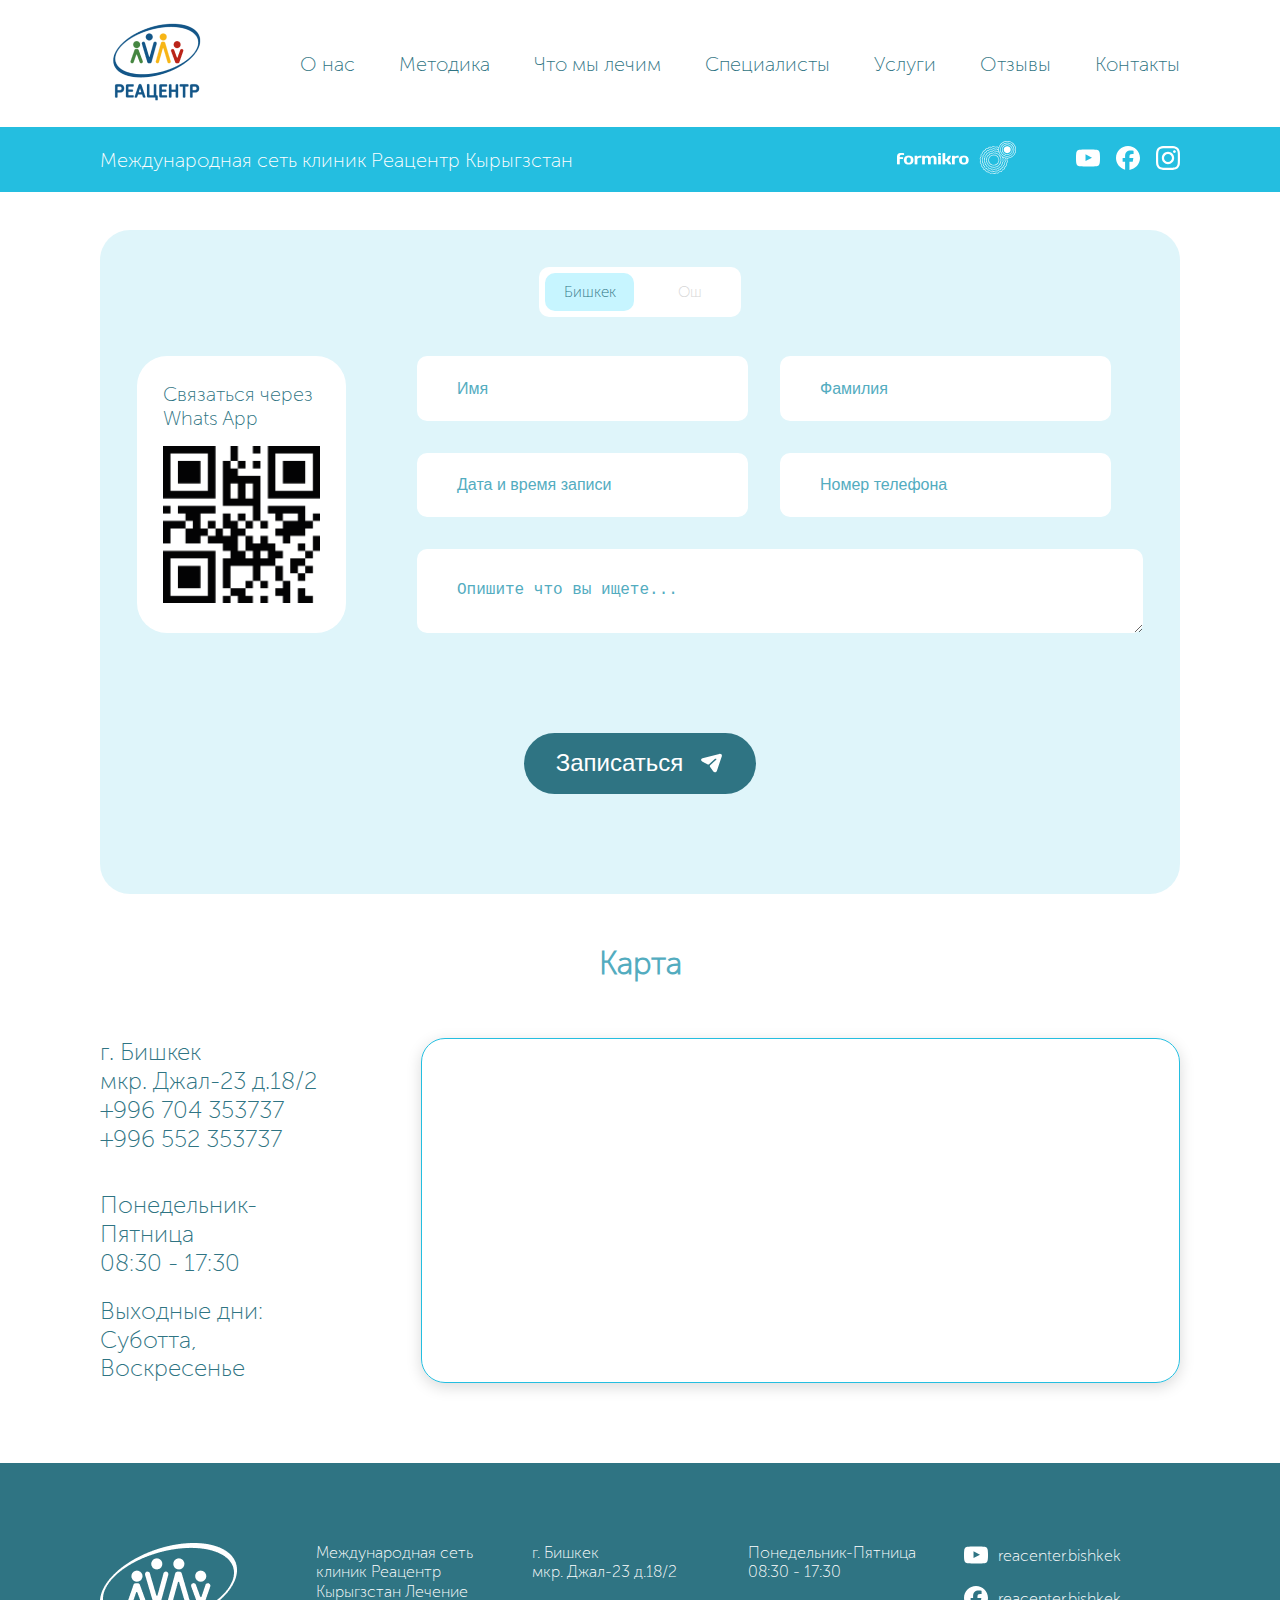
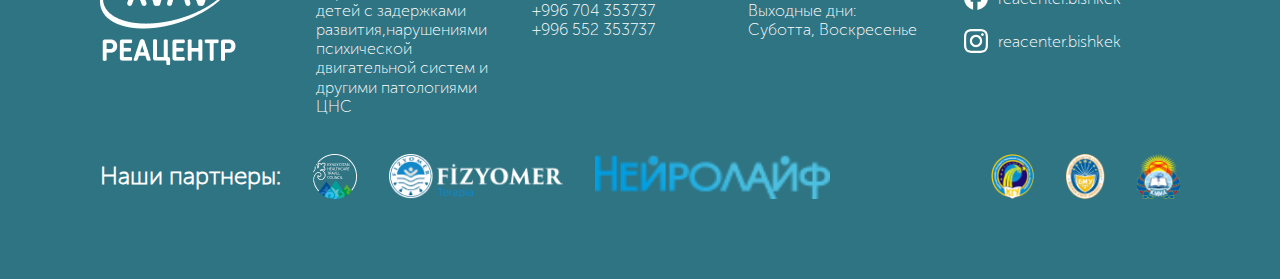
<file: contact.html>
<!DOCTYPE html>
<html lang="en">

<head>
    <meta charset="UTF-8">
    <meta name="viewport" content="width=device-width, initial-scale=1.0">
    <title>Реацентр</title>
    <link rel="stylesheet" href="./assets/styles/style.css">
</head>

<body>
    <header>
        <div id="mobile_nav" class="mobile_nav">
            <ol>
                <li><a href="./aboutUs.html">О нас</a></li>
                <li><a href="./metodika.html">Методика</a></li>
                <li><a href="./whatWe.html">Что мы лечим</a></li>
                <li><a href="./emploes.html">Специалисты</a></li>
                <li><a href="./service.html">Услуги</a></li>
                <li><a href="./revues.html">Отзывы</a></li>
                <li><a class="active" href="./contact.html">Контакты</a></li>
            </ol>

            <svg id="closebtn" xmlns="http://www.w3.org/2000/svg" width="27" height="27" viewBox="0 0 27 27"
                fill="none">
                <path d="M6.5 20.5L13.5 13.5M13.5 13.5L20.5 6.5M13.5 13.5L6.5 6.5M13.5 13.5L20.5 20.5" stroke="#2F7483"
                    stroke-width="1.6" stroke-linecap="round" stroke-linejoin="round" />
            </svg>


        </div>





        <nav class="top_nav container">

            <button id="mobilebtn">
                <svg xmlns="http://www.w3.org/2000/svg" width="24" height="20" viewBox="0 0 24 20" fill="none">
                    <path d="M4.7998 3.6001H19.1998" stroke="#2F7483" stroke-width="1.6" stroke-linecap="round"
                        stroke-linejoin="round" />
                    <path d="M4.7998 10H19.1998" stroke="#2F7483" stroke-width="1.6" stroke-linecap="round"
                        stroke-linejoin="round" />
                    <path d="M4.7998 16.3999H19.1998" stroke="#2F7483" stroke-width="1.6" stroke-linecap="round"
                        stroke-linejoin="round" />
                </svg>
            </button>
            <div class="head_logo">
                <a href="./index.html">
                    <img src="./assets/images/реа центр.png" alt="">
                </a>
            </div>
            <div></div>
            <ol>
                <li><a href="./aboutUs.html">О нас</a></li>
                <li><a href="./metodika.html">Методика</a></li>
                <li><a href="./whatWe.html">Что мы лечим</a></li>
                <li><a href="./emploes.html">Специалисты</a></li>
                <li><a href="./service.html">Услуги</a></li>
                <li><a href="./revues.html">Отзывы</a></li>
                <li><a href="./contact.html">Контакты</a></li>
            </ol>
        </nav>
        <div class="bottom_nav_bg">
            <div class="container">
                <nav class="bottom_nav">
                    <h3>Международная сеть клиник Реацентр Кырыгзстан</h3>
                    <div class="bottom_nav_flex">
                        <div>
                            <img src="./assets/images/logo_formikro_blue 1.png" alt="">
                        </div>
                        <div class="head_sosial">
                            <a href="#" class="head_sosial_icon">
                                <img src="./assets/icon/Social Icons.svg" alt="">
                            </a>
                            <a href="#" class="head_sosial_icon">
                                <img src="./assets/icon/Social Icons — копия.svg" alt="">
                            </a>
                            <a href="#" class="head_sosial_icon">
                                <img src="./assets/icon/Social Icons — копия 2.svg" alt="">
                            </a>
                        </div>
                    </div>
                </nav>
            </div>
        </div>


    </header>
    <script>
        const mobilebtn = document.getElementById("mobilebtn");
        const closebtn = document.getElementById("closebtn");
        const mobile_nav = document.getElementById("mobile_nav");

        mobilebtn.addEventListener("click", () => {
            mobile_nav.classList.add("open"); // Открыть меню
        });

        closebtn.addEventListener("click", () => {
            mobile_nav.classList.remove("open"); // Закрыть меню
        });

    </script>
    <br><br>
    <main>

        <section class="">

            <div class="container">
                <form class="contact_form">

                    <div class="checked_container">
                        <div class="switch">
                            <input type="radio" class="switch-input user_radio_btn" name="type" value="user" id="one"
                                checked>
                            <label for="one" class="switch-label switch-label-off">
                                <span>Бишкек</span>
                            </label>
                            </label>
                            <input type="radio" class="switch-input admin_radio_btn" name="type" value="admin" id="two">
                            <label for="two" class="switch-label switch-label-on">
                                <span>Ош</span>

                            </label>
                            <span class="slider2"></span>
                        </div>
                    </div>

                    <div class="form_items">
                        <div class="form_items_left">
                            <h1>Связаться через Whats App</h1>
                            <img src="./assets/images/Layer 0.svg" alt="">
                        </div>
                        <div class="form_items_right">
                            <input placeholder="Имя" class="form_input" type="text">
                            <input placeholder="Фамилия" class="form_input" type="text">
                            <input placeholder="Дата и время записи" class="form_input" type="text">
                            <input placeholder="Номер телефона" class="form_input" type="text">
                            <textarea class="form_textarea" placeholder="Опишите что вы ищете..." name=""
                                id=""></textarea>
                        </div>
                    </div>

                    <button class="from_button">
                        Записаться
                        <svg xmlns="http://www.w3.org/2000/svg" width="25" height="22" viewBox="0 0 25 22" fill="none">
                            <path
                                d="M22.3292 2.36674C21.8081 1.89613 21.037 1.72081 20.3179 1.90536L3.55065 6.19615C2.792 6.38162 2.25428 6.91405 2.10943 7.59042C1.96146 8.2788 2.47833 9.15264 3.15361 9.51805L8.39638 12.3537C8.9341 12.6443 9.62814 12.5714 10.0731 12.1765L16.0766 6.86053C16.3788 6.5837 16.879 6.5837 17.1812 6.86053C17.4834 7.12813 17.4834 7.56182 17.1812 7.83864L11.1673 13.1555C10.7213 13.5495 10.6379 14.1632 10.9662 14.6393L14.1696 19.2992C14.5447 19.8528 15.1908 20.1666 15.8995 20.1666C15.9828 20.1666 16.0766 20.1666 16.16 20.1574C16.9728 20.0651 17.6189 19.576 17.8586 18.884L22.8294 4.14764C23.0482 3.52017 22.8502 2.83734 22.3292 2.36674Z"
                                fill="white" />
                        </svg>
                    </button>
                </form>
            </div>
            <div class="container">
                <div class="maps">
                    <h1 class="section_title">
                        Карта
                    </h1>
                    <div class="flex">
                        <div class="maps_contact">
                            <div class="contact_item">
                                <h1>г. Бишкек
                                </h1>
                                <h2>мкр. Джал-23 д.18/2 </h2>
                                <a href="">
                                    <h3>+996 704 353737
                                    </h3>
                                </a>
                                <a href="">
                                    <h3>+996 552 353737
                                    </h3>
                                </a>

                            </div>
                            <br><br>
                            <div class="contact_item">
                                <h1>Понедельник-Пятница </h1>
                                <h2>08:30 - 17:30
                                </h2>
                                <br>
                                <h1>Выходные дни:</h1>
                                <h2>Cуботта, Воскресенье</h2>

                            </div>
                        </div>
                        <div class="maps_map">
                            <iframe
                                src="https://www.google.com/maps/embed?pb=!1m18!1m12!1m3!1d447.3339116641163!2d74.56471681963187!3d42.840298977224826!2m3!1f0!2f0!3f0!3m2!1i1024!2i768!4f13.1!3m3!1m2!1s0x389ec930686d3955%3A0x54aaf43ce93fc76!2z0KDQtdCw0YbQtdC90YLRgA!5e0!3m2!1sru!2skg!4v1723819573136!5m2!1sru!2skg"
                                width="100%" height="100%" style="border:0;" allowfullscreen="" loading="lazy"
                                referrerpolicy="no-referrer-when-downgrade"></iframe>
                        </div>
                    </div>
                </div>

            </div>

        </section>
    </main>
    <footer>
        <div class="container">
            <div class="top_footer">
                <div><img src="./assets/images/лого_белый.png" alt=""></div>
                <div>
                    <p>Международная сеть клиник
                        Реацентр Кырыгзстан Лечение
                        детей с задержками развития,нарушениями психической двигательной систем и другими патологиями
                        ЦНС</p>
                </div>
                <div>
                    <p>
                        г. Бишкек
                        <br>
                        мкр. Джал-23 д.18/2
                    </p>
                    <br>
                    <p><a href="">
                            +996 704 353737

                        </a></p>
                    <p><a href="">
                            +996 552 353737


                        </a></p>
                </div>
                <div>
                    <p>Понедельник-Пятница </p>
                    <p>08:30 - 17:30
                    </p>
                    <br>
                    <p>Выходные дни:</p>
                    <p>Cуботта, Воскресенье</p>
                </div>
                <div>
                    <a href="">
                        <img src="./assets/icon/Social Icons.svg" alt=""> reacenter.bishkek
                    </a>
                    <br>
                    <a href="">
                        <img src="./assets/icon/Social Icons — копия.svg" alt=""> reacenter.bishkek
                    </a>
                    <br>
                    <a href="">
                        <img src="./assets/icon/Social Icons — копия 2.svg" alt=""> reacenter.bishkek
                    </a>
                </div>
            </div>
            <br><br>
            <div class="bottom_footer">

                <div class="bottom_footer_part">
                    <h1>Наши партнеры:</h1>
                    <img src="./assets/images/KHTC-01 2.png" alt="">
                    <img src="./assets/images/Group.png" alt="">
                    <img src="./assets/images/Group — копия.png" alt="">
                </div>
                <div class="bottom_footer_part">
                    <img src="./assets/images/image 16.png" alt="">
                    <img src="./assets/images/image 17.png" alt="">
                    <img src="./assets/images/Logo_Kyrgyz_State_Medical_Academy.svg 2.png" alt="">
                </div>
            </div>
        </div>
    </footer>
    <script src="./assets/js/script.js"></script>
</body>

</html>
</file>
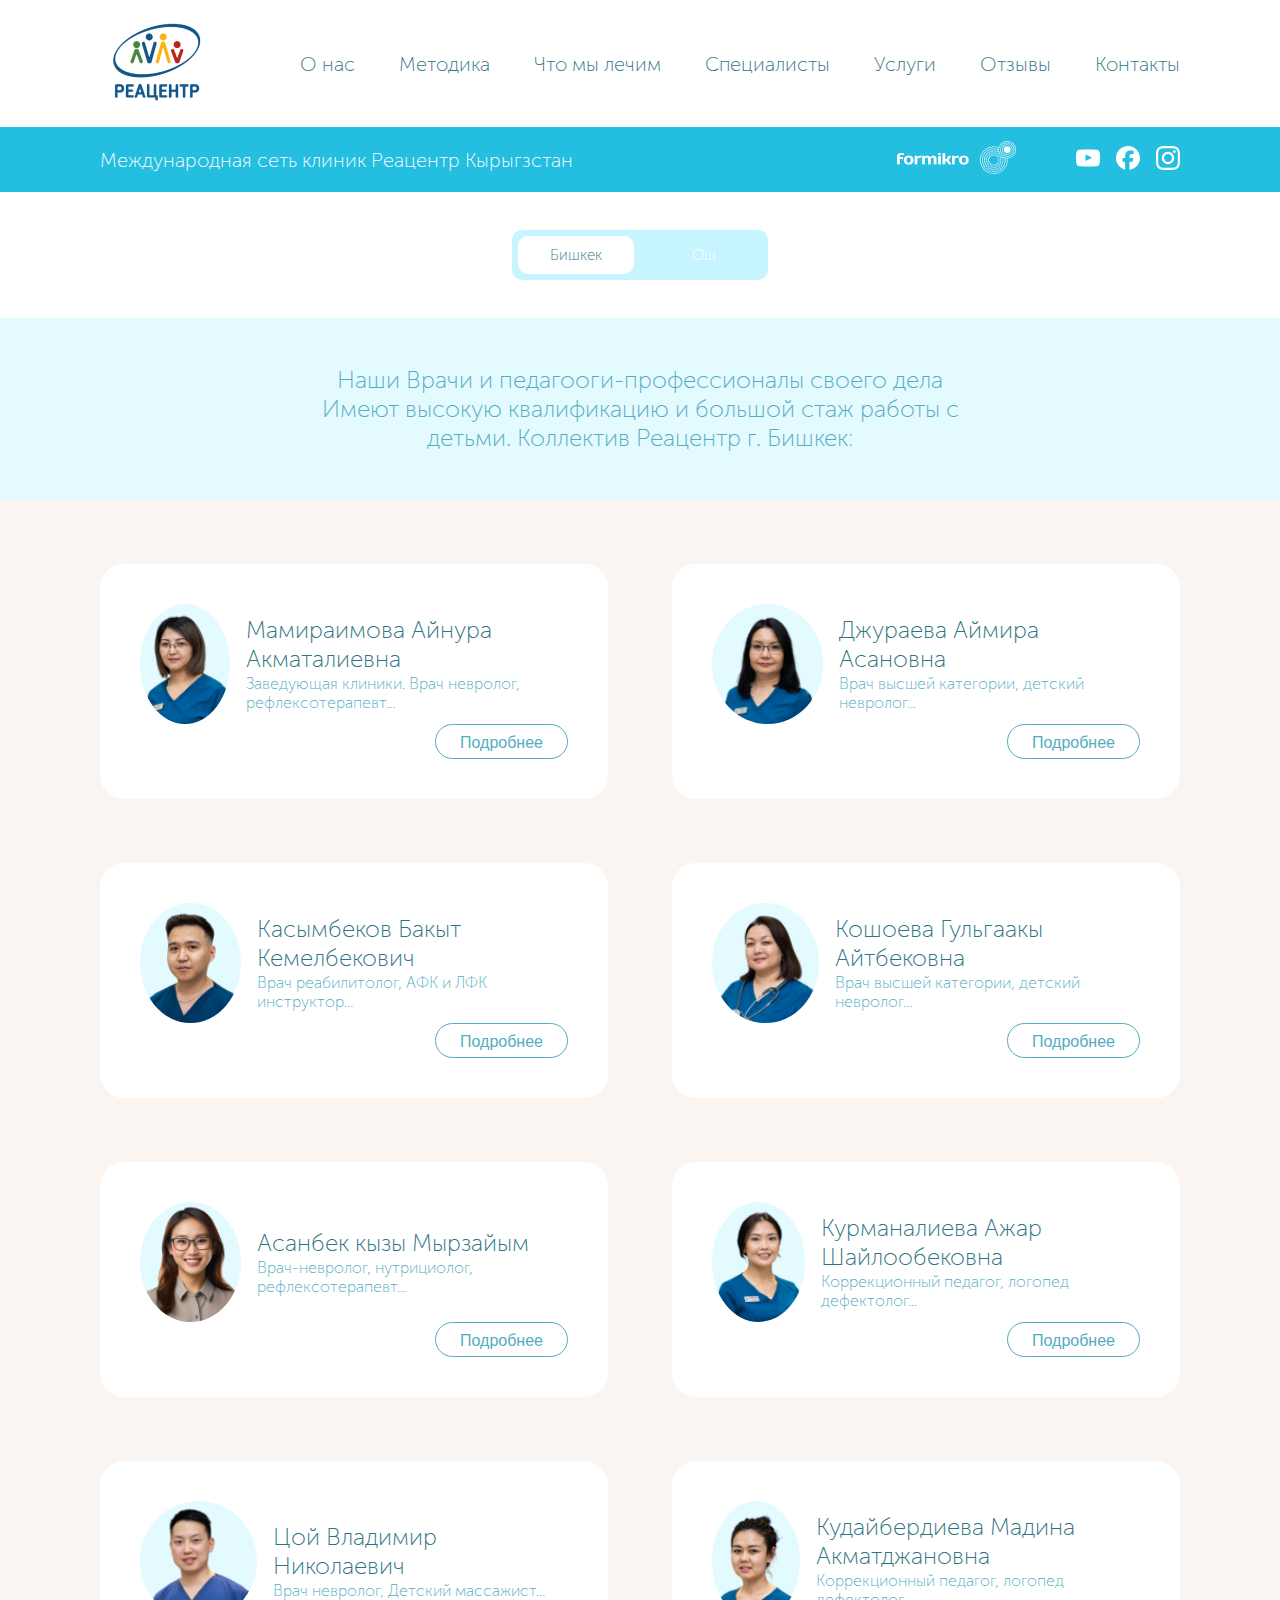
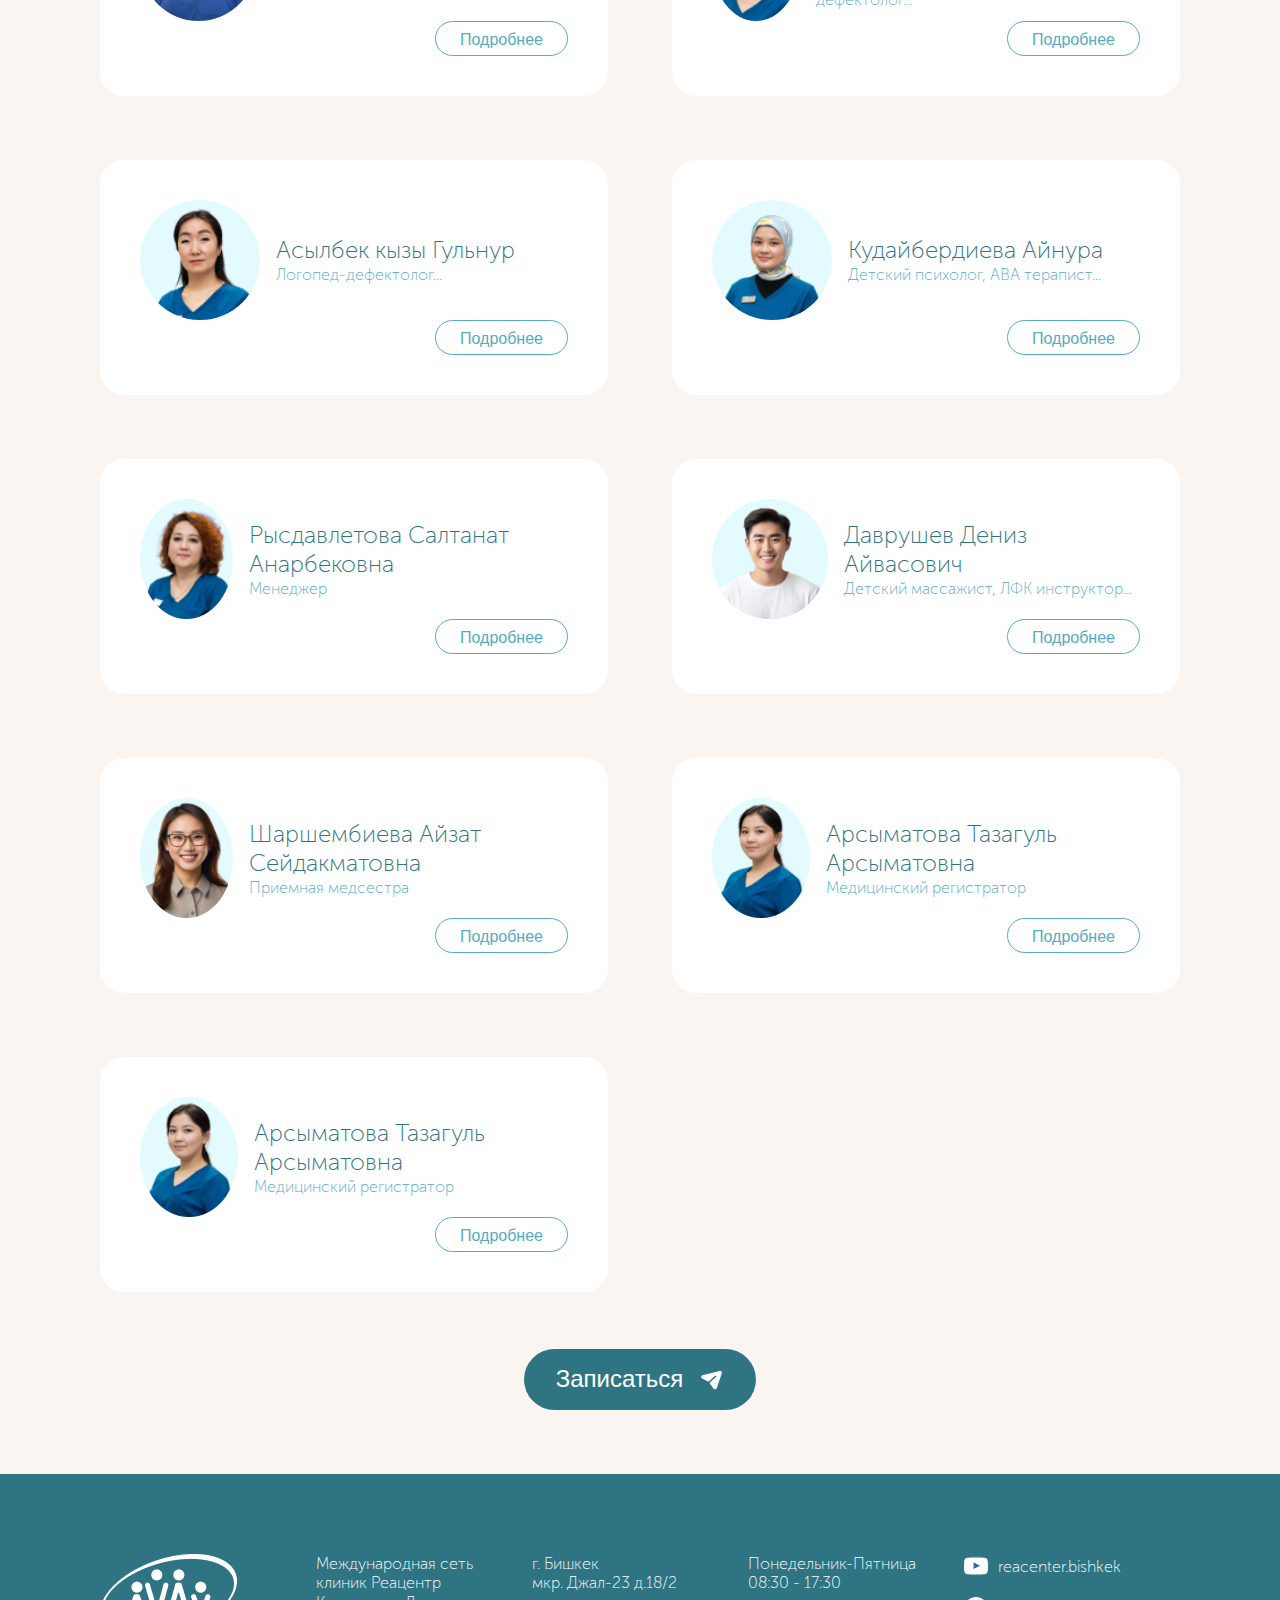
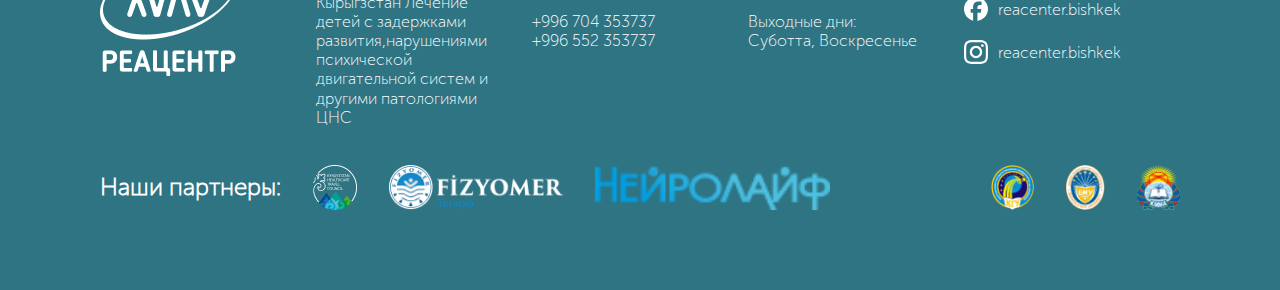
<file: emploes.html>
<!DOCTYPE html>
<html lang="en">

<head>
    <meta charset="UTF-8">
    <meta name="viewport" content="width=device-width, initial-scale=1.0">
    <title>Реацентр</title>
    <link rel="stylesheet" href="./assets/styles/style.css">
</head>

<body>
    <header>
        <div id="mobile_nav" class="mobile_nav">
            <ol>
                <li><a href="./aboutUs.html">О нас</a></li>
                <li><a href="./metodika.html">Методика</a></li>
                <li><a href="./whatWe.html">Что мы лечим</a></li>
                <li><a class="active" href="./emploes.html">Специалисты</a></li>
                <li><a href="./service.html">Услуги</a></li>
                <li><a href="./revues.html">Отзывы</a></li>
                <li><a href="./contact.html">Контакты</a></li>
            </ol>

            <svg id="closebtn" xmlns="http://www.w3.org/2000/svg" width="27" height="27" viewBox="0 0 27 27"
                fill="none">
                <path d="M6.5 20.5L13.5 13.5M13.5 13.5L20.5 6.5M13.5 13.5L6.5 6.5M13.5 13.5L20.5 20.5" stroke="#2F7483"
                    stroke-width="1.6" stroke-linecap="round" stroke-linejoin="round" />
            </svg>


        </div>





        <nav class="top_nav container">

            <button id="mobilebtn">
                <svg xmlns="http://www.w3.org/2000/svg" width="24" height="20" viewBox="0 0 24 20" fill="none">
                    <path d="M4.7998 3.6001H19.1998" stroke="#2F7483" stroke-width="1.6" stroke-linecap="round"
                        stroke-linejoin="round" />
                    <path d="M4.7998 10H19.1998" stroke="#2F7483" stroke-width="1.6" stroke-linecap="round"
                        stroke-linejoin="round" />
                    <path d="M4.7998 16.3999H19.1998" stroke="#2F7483" stroke-width="1.6" stroke-linecap="round"
                        stroke-linejoin="round" />
                </svg>
            </button>
            <div class="head_logo">
                <a href="./index.html">
                    <img src="./assets/images/реа центр.png" alt="">
                </a>
            </div>
            <div></div>
            <ol>
                <li><a href="./aboutUs.html">О нас</a></li>
                <li><a href="./metodika.html">Методика</a></li>
                <li><a href="./whatWe.html">Что мы лечим</a></li>
                <li><a href="./emploes.html">Специалисты</a></li>
                <li><a href="./service.html">Услуги</a></li>
                <li><a href="./revues.html">Отзывы</a></li>
                <li><a href="./contact.html">Контакты</a></li>
            </ol>
        </nav>
        <div class="bottom_nav_bg">
            <div class="container">
                <nav class="bottom_nav">
                    <h3>Международная сеть клиник Реацентр Кырыгзстан</h3>
                    <div class="bottom_nav_flex">
                        <div>
                            <img src="./assets/images/logo_formikro_blue 1.png" alt="">
                        </div>
                        <div class="head_sosial">
                            <a href="#" class="head_sosial_icon">
                                <img src="./assets/icon/Social Icons.svg" alt="">
                            </a>
                            <a href="#" class="head_sosial_icon">
                                <img src="./assets/icon/Social Icons — копия.svg" alt="">
                            </a>
                            <a href="#" class="head_sosial_icon">
                                <img src="./assets/icon/Social Icons — копия 2.svg" alt="">
                            </a>
                        </div>
                    </div>
                </nav>
            </div>
        </div>


    </header>
    <script>
        const mobilebtn = document.getElementById("mobilebtn");
        const closebtn = document.getElementById("closebtn");
        const mobile_nav = document.getElementById("mobile_nav");

        mobilebtn.addEventListener("click", () => {
            mobile_nav.classList.add("open"); // Открыть меню
        });

        closebtn.addEventListener("click", () => {
            mobile_nav.classList.remove("open"); // Закрыть меню
        });

    </script>
    <main>
        <br><br>
        <div class="sex">
            <div class="checked_container">
                <div class="switch">
                    <input type="radio" class="switch-input user_radio_btn" name="type" value="user" id="one" checked>
                    <label for="one" class="switch-label switch-label-off">
                        <span>Бишкек</span>
                    </label>
                    </label>
                    <input type="radio" class="switch-input admin_radio_btn" name="type" value="admin" id="two">
                    <label for="two" class="switch-label switch-label-on">
                        <span>Ош</span>

                    </label>
                    <span class="slider2"></span>
                </div>
            </div>
        </div>
        <br><br>
        <div class="emploes_section">
            <p>
                Наши Врачи и педагооги-профессионалы своего дела <br>
                Имеют высокую квалификацию и большой стаж работы с <br> детьми. Коллектив Реацентр г. Бишкек:

            </p>
        </div>
        <div class="bgwhitesame">
            <div class="container">
                <div class="emploses_main">
                    <a href="./emploesById.html" class="emploses_main_card">
                        <div class="top_emploses_main_card">
                            <div class="top_emploses_main_card_image">
                                <img src="./assets/images/emploesImage/Photo (4).png" alt="">
                            </div>
                            <div>
                                <h1>
                                    Мамираимова Айнура
                                    Акматалиевна
                                </h1>
                                <p>
                                    Заведующая клиники.
                                    Врач невролог, рефлексотерапевт... </p>
                            </div>
                        </div>
                        <div class="emploses_main_card_btn">
                            <button>Подробнее</button>
                        </div>
                    </a>
                    <a href="./emploesById.html" class="emploses_main_card">
                        <div class="top_emploses_main_card">
                            <div class="top_emploses_main_card_image">
                                <img src="./assets/images/emploesImage/Photo (2).png" alt="">
                            </div>
                            <div>
                                <h1>
                                    Джураева Аймира
                                    Асановна
                                </h1>
                                <p>
                                    Врач высшей категории,
                                    детский невролог... </p>
                            </div>
                        </div>
                        <div class="emploses_main_card_btn">
                            <button>Подробнее</button>
                        </div>
                    </a>
                    <a href="./emploesById.html" class="emploses_main_card">
                        <div class="top_emploses_main_card">
                            <div class="top_emploses_main_card_image">
                                <img src="./assets/images/emploesImage/2.png" alt="">
                            </div>
                            <div>
                                <h1>
                                    Касымбеков Бакыт
                                    Кемелбекович
                                </h1>
                                <p>
                                    Врач реабилитолог, АФК и ЛФК инструктор...
                                </p>
                            </div>
                        </div>
                        <div class="emploses_main_card_btn">
                            <button>Подробнее</button>
                        </div>
                    </a>
                    <a href="./emploesById.html" class="emploses_main_card">
                        <div class="top_emploses_main_card">
                            <div class="top_emploses_main_card_image">
                                <img src="./assets/images/emploesImage/Photo (6).png" alt="">
                            </div>
                            <div>
                                <h1>
                                    Кошоева Гульгаакы
                                    Айтбековна
                                </h1>
                                <p>
                                    Врач высшей категории,
                                    детский невролог...</p>
                            </div>
                        </div>
                        <div class="emploses_main_card_btn">
                            <button>Подробнее</button>
                        </div>
                    </a>
                    <a href="./emploesById.html" class="emploses_main_card">
                        <div class="top_emploses_main_card">
                            <div class="top_emploses_main_card_image">
                                <img src="./assets/images/emploesImage/Asian_Woman_Financial_Analyst_transparent_white_isolated_74938b87-1d12-4d51-9bdf-3b9f3eae7b2f_003 2.png"
                                    alt="">
                            </div>
                            <div>
                                <h1>
                                    Асанбек кызы
                                    Мырзайым
                                </h1>
                                <p>
                                    Врач-невролог, нутрициолог,
                                    рефлексотерапевт...
                                </p>
                            </div>
                        </div>
                        <div class="emploses_main_card_btn">
                            <button>Подробнее</button>
                        </div>
                    </a>
                    <a href="./emploesById.html" class="emploses_main_card">
                        <div class="top_emploses_main_card">
                            <div class="top_emploses_main_card_image">
                                <img src="./assets/images/emploesImage/Photo (10).png" alt="">
                            </div>
                            <div>
                                <h1>
                                    Курманалиева Ажар
                                    Шайлообековна
                                </h1>
                                <p>
                                    Коррекционный педагог, логопед
                                    дефектолог...
                                </p>
                            </div>
                        </div>
                        <div class="emploses_main_card_btn">
                            <button>Подробнее</button>
                        </div>
                    </a>
                    <a href="./emploesById.html" class="emploses_main_card">
                        <div class="top_emploses_main_card">
                            <div class="top_emploses_main_card_image">
                                <img src="./assets/images/emploesImage/Photo (11).png" alt="">
                            </div>
                            <div>
                                <h1>
                                    Цой Владимир
                                    Николаевич
                                </h1>
                                <p>
                                    Врач невролог,
                                    Детский массажист...
                                </p>
                            </div>
                        </div>
                        <div class="emploses_main_card_btn">
                            <button>Подробнее</button>
                        </div>
                    </a>
                    <a href="./emploesById.html" class="emploses_main_card">
                        <div class="top_emploses_main_card">
                            <div class="top_emploses_main_card_image">
                                <img src="./assets/images/emploesImage/Photo (14).png" alt="">
                            </div>
                            <div>
                                <h1>
                                    Кудайбердиева Мадина
                                    Акматджановна
                                </h1>
                                <p>
                                    Коррекционный педагог, логопед
                                    дефектолог...
                                </p>
                            </div>
                        </div>
                        <div class="emploses_main_card_btn">
                            <button>Подробнее</button>
                        </div>
                    </a>
                    <a href="./emploesById.html" class="emploses_main_card">
                        <div class="top_emploses_main_card">
                            <div class="top_emploses_main_card_image">
                                <img src="./assets/images/emploesImage/Photo (15).png" alt="">
                            </div>
                            <div>
                                <h1>
                                    Асылбек кызы
                                    Гульнур
                                </h1>
                                <p>
                                    Логопед-дефектолог...
                                </p>
                            </div>
                        </div>
                        <div class="emploses_main_card_btn">
                            <button>Подробнее</button>
                        </div>
                    </a>
                    <a href="./emploesById.html" class="emploses_main_card">
                        <div class="top_emploses_main_card">
                            <div class="top_emploses_main_card_image">
                                <img src="./assets/images/emploesImage/Photo (17).png" alt="">
                            </div>
                            <div>
                                <h1>
                                    Кудайбердиева
                                    Айнура
                                </h1>
                                <p>
                                    Детский психолог,
                                    АВА терапист...
                                </p>
                            </div>
                        </div>
                        <div class="emploses_main_card_btn">
                            <button>Подробнее</button>
                        </div>
                    </a>
                    <a href="./emploesById.html" class="emploses_main_card">
                        <div class="top_emploses_main_card">
                            <div class="top_emploses_main_card_image">
                                <img src="./assets/images/emploesImage/Photo (7).png" alt="">
                            </div>
                            <div>
                                <h1>
                                    Рысдавлетова Салтанат
                                    Анарбековна
                                </h1>
                                <p>
                                    Менеджер
                                </p>
                            </div>
                        </div>
                        <div class="emploses_main_card_btn">
                            <button>Подробнее</button>
                        </div>
                    </a>

                    <a href="./emploesById.html" class="emploses_main_card">
                        <div class="top_emploses_main_card">
                            <div class="top_emploses_main_card_image">
                                <img src="./assets/images/emploesImage/smiling_happy_man_standing_on_transparent_background_asian_people_posing_g_1_2_1 2.png" alt="">
                            </div>
                            <div>
                                <h1>
                                    Даврушев Дениз
                                    Айвасович
                                </h1>
                                <p>
                                    Детский массажист,
                                    ЛФК инструктор...
                                </p>
                            </div>
                        </div>
                        <div class="emploses_main_card_btn">
                            <button>Подробнее</button>
                        </div>
                    </a>
                    <a href="./emploesById.html" class="emploses_main_card">
                        <div class="top_emploses_main_card">
                            <div class="top_emploses_main_card_image">
                                <img src="./assets/images/emploesImage/Asian_Woman_Financial_Analyst_transparent_white_isolated_74938b87-1d12-4d51-9bdf-3b9f3eae7b2f_003 2.png" alt="">
                            </div>
                            <div>
                                <h1>
                                    Шаршембиева Айзат 
                                    Сейдакматовна
                                </h1>
                                <p>
                                    Приемная медсестра
                                </p>
                            </div>
                        </div>
                        <div class="emploses_main_card_btn">
                            <button>Подробнее</button>
                        </div>
                    </a>
                    <a href="./emploesById.html" class="emploses_main_card">
                        <div class="top_emploses_main_card">
                            <div class="top_emploses_main_card_image">
                                <img src="./assets/images/emploesImage/Photo (9).png" alt="">
                            </div>
                            <div>
                                <h1>
                                    Арсыматова Тазагуль 
                                    Арсыматовна
                                </h1>
                                <p>
                                    Медицинский регистратор
                                </p>
                            </div>
                        </div>
                        <div class="emploses_main_card_btn">
                            <button>Подробнее</button>
                        </div>
                    </a>
                    <a href="./emploesById.html" class="emploses_main_card">
                        <div class="top_emploses_main_card">
                            <div class="top_emploses_main_card_image">
                                <img src="./assets/images/emploesImage/Photo (9).png" alt="">
                            </div>
                            <div>
                                <h1>
                                    Арсыматова Тазагуль 
                                    Арсыматовна
                                </h1>
                                <p>
                                    Медицинский регистратор
                                </p>
                            </div>
                        </div>
                        <div class="emploses_main_card_btn">
                            <button>Подробнее</button>
                        </div>
                    </a>
                </div>
            </div>
            <br><br><br>
            <button class="from_button">
                Записаться
                <svg xmlns="http://www.w3.org/2000/svg" width="25" height="22" viewBox="0 0 25 22" fill="none">
                    <path
                        d="M22.3292 2.36674C21.8081 1.89613 21.037 1.72081 20.3179 1.90536L3.55065 6.19615C2.792 6.38162 2.25428 6.91405 2.10943 7.59042C1.96146 8.2788 2.47833 9.15264 3.15361 9.51805L8.39638 12.3537C8.9341 12.6443 9.62814 12.5714 10.0731 12.1765L16.0766 6.86053C16.3788 6.5837 16.879 6.5837 17.1812 6.86053C17.4834 7.12813 17.4834 7.56182 17.1812 7.83864L11.1673 13.1555C10.7213 13.5495 10.6379 14.1632 10.9662 14.6393L14.1696 19.2992C14.5447 19.8528 15.1908 20.1666 15.8995 20.1666C15.9828 20.1666 16.0766 20.1666 16.16 20.1574C16.9728 20.0651 17.6189 19.576 17.8586 18.884L22.8294 4.14764C23.0482 3.52017 22.8502 2.83734 22.3292 2.36674Z"
                        fill="white" />
                </svg>
            </button>
        </div>

    </main>
    <footer>
        <div class="container">
            <div class="top_footer">
                <div><img src="./assets/images/лого_белый.png" alt=""></div>
                <div>
                    <p>Международная сеть клиник
                        Реацентр Кырыгзстан Лечение
                        детей с задержками развития,нарушениями психической двигательной систем и другими патологиями
                        ЦНС</p>
                </div>
                <div>
                    <p>
                        г. Бишкек
                        <br>
                        мкр. Джал-23 д.18/2
                    </p>
                    <br>
                    <p><a href="">
                            +996 704 353737

                        </a></p>
                    <p><a href="">
                            +996 552 353737


                        </a></p>
                </div>
                <div>
                    <p>Понедельник-Пятница </p>
                    <p>08:30 - 17:30
                    </p>
                    <br>
                    <p>Выходные дни:</p>
                    <p>Cуботта, Воскресенье</p>
                </div>
                <div>
                    <a href="">
                        <img src="./assets/icon/Social Icons.svg" alt=""> reacenter.bishkek
                    </a>
                    <br>
                    <a href="">
                        <img src="./assets/icon/Social Icons — копия.svg" alt=""> reacenter.bishkek
                    </a>
                    <br>
                    <a href="">
                        <img src="./assets/icon/Social Icons — копия 2.svg" alt=""> reacenter.bishkek
                    </a>
                </div>
            </div>
            <br><br>
            <div class="bottom_footer">

                <div class="bottom_footer_part">
                    <h1>Наши партнеры:</h1>
                    <img src="./assets/images/KHTC-01 2.png" alt="">
                    <img src="./assets/images/Group.png" alt="">
                    <img src="./assets/images/Group — копия.png" alt="">
                </div>
                <div class="bottom_footer_part">
                    <img src="./assets/images/image 16.png" alt="">
                    <img src="./assets/images/image 17.png" alt="">
                    <img src="./assets/images/Logo_Kyrgyz_State_Medical_Academy.svg 2.png" alt="">
                </div>
            </div>
        </div>
    </footer>
    <script src="./assets/js/script.js"></script>
</body>

</html>
</file>
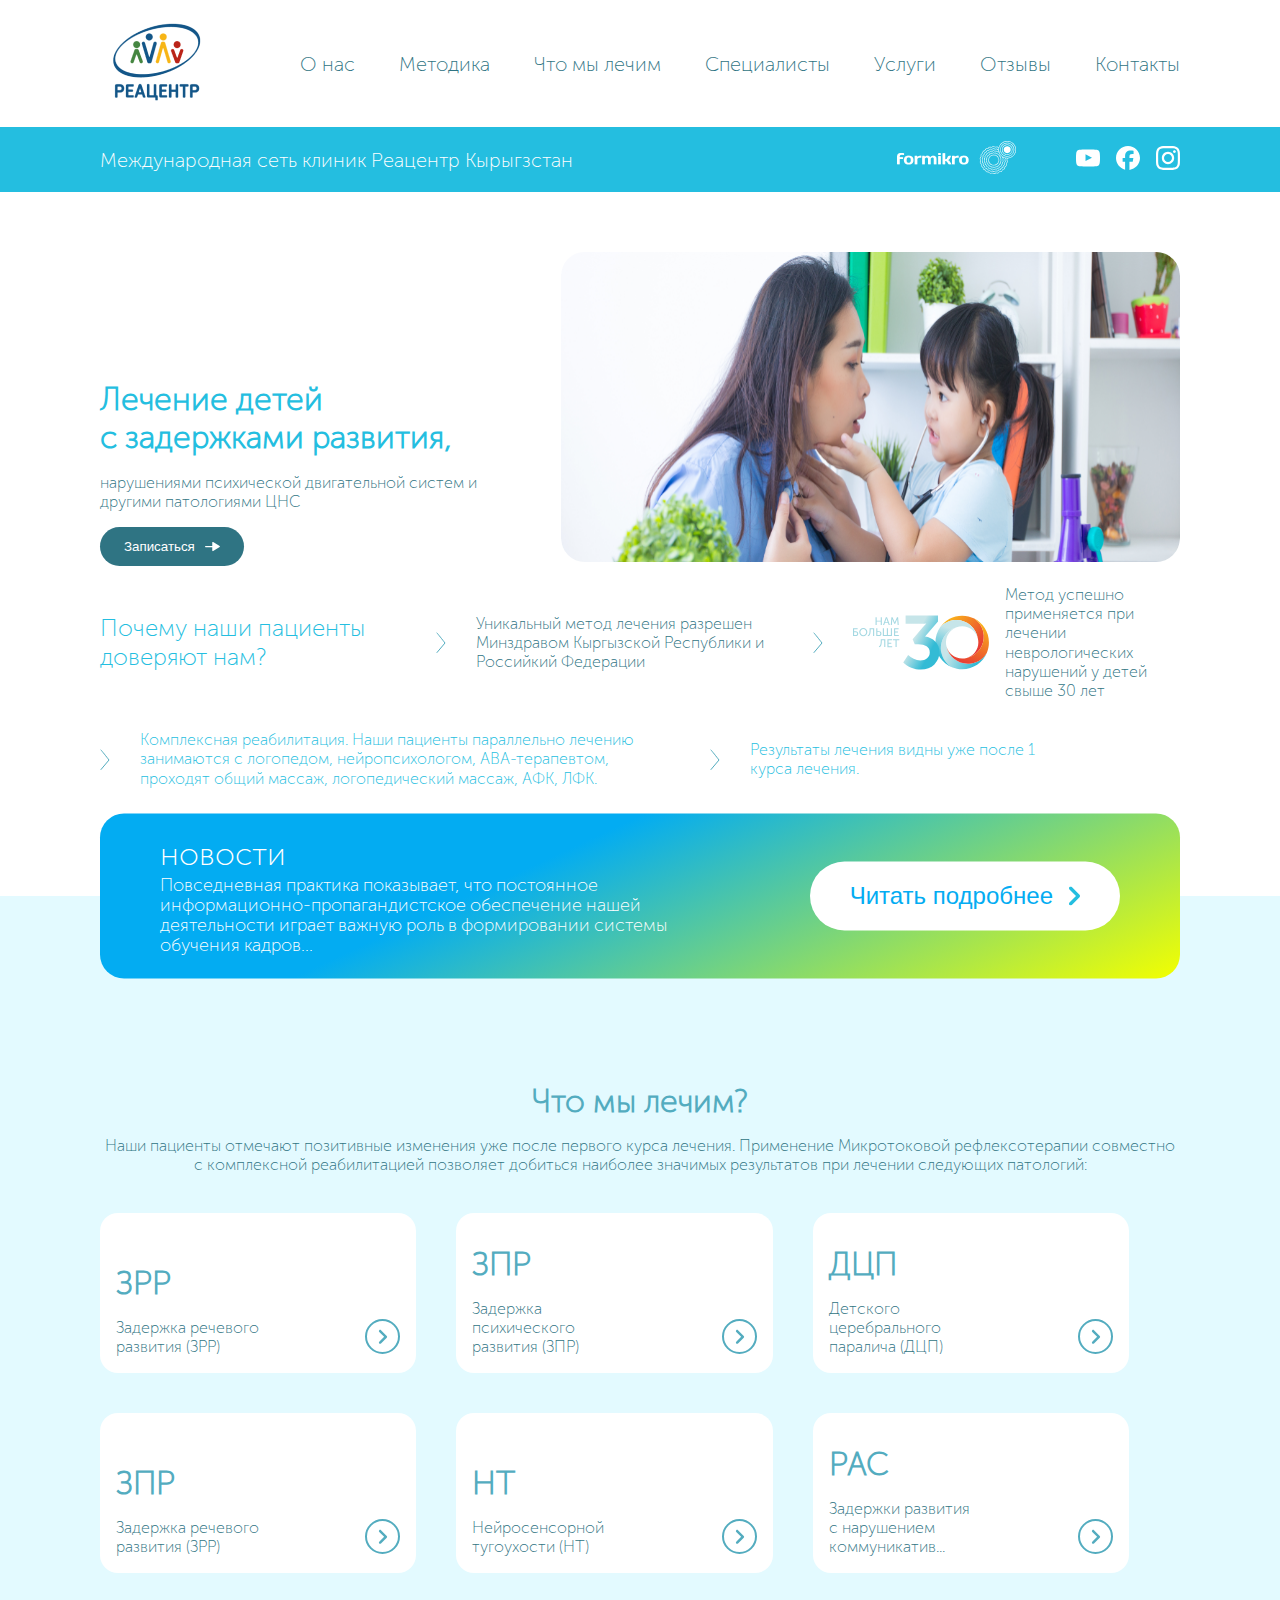
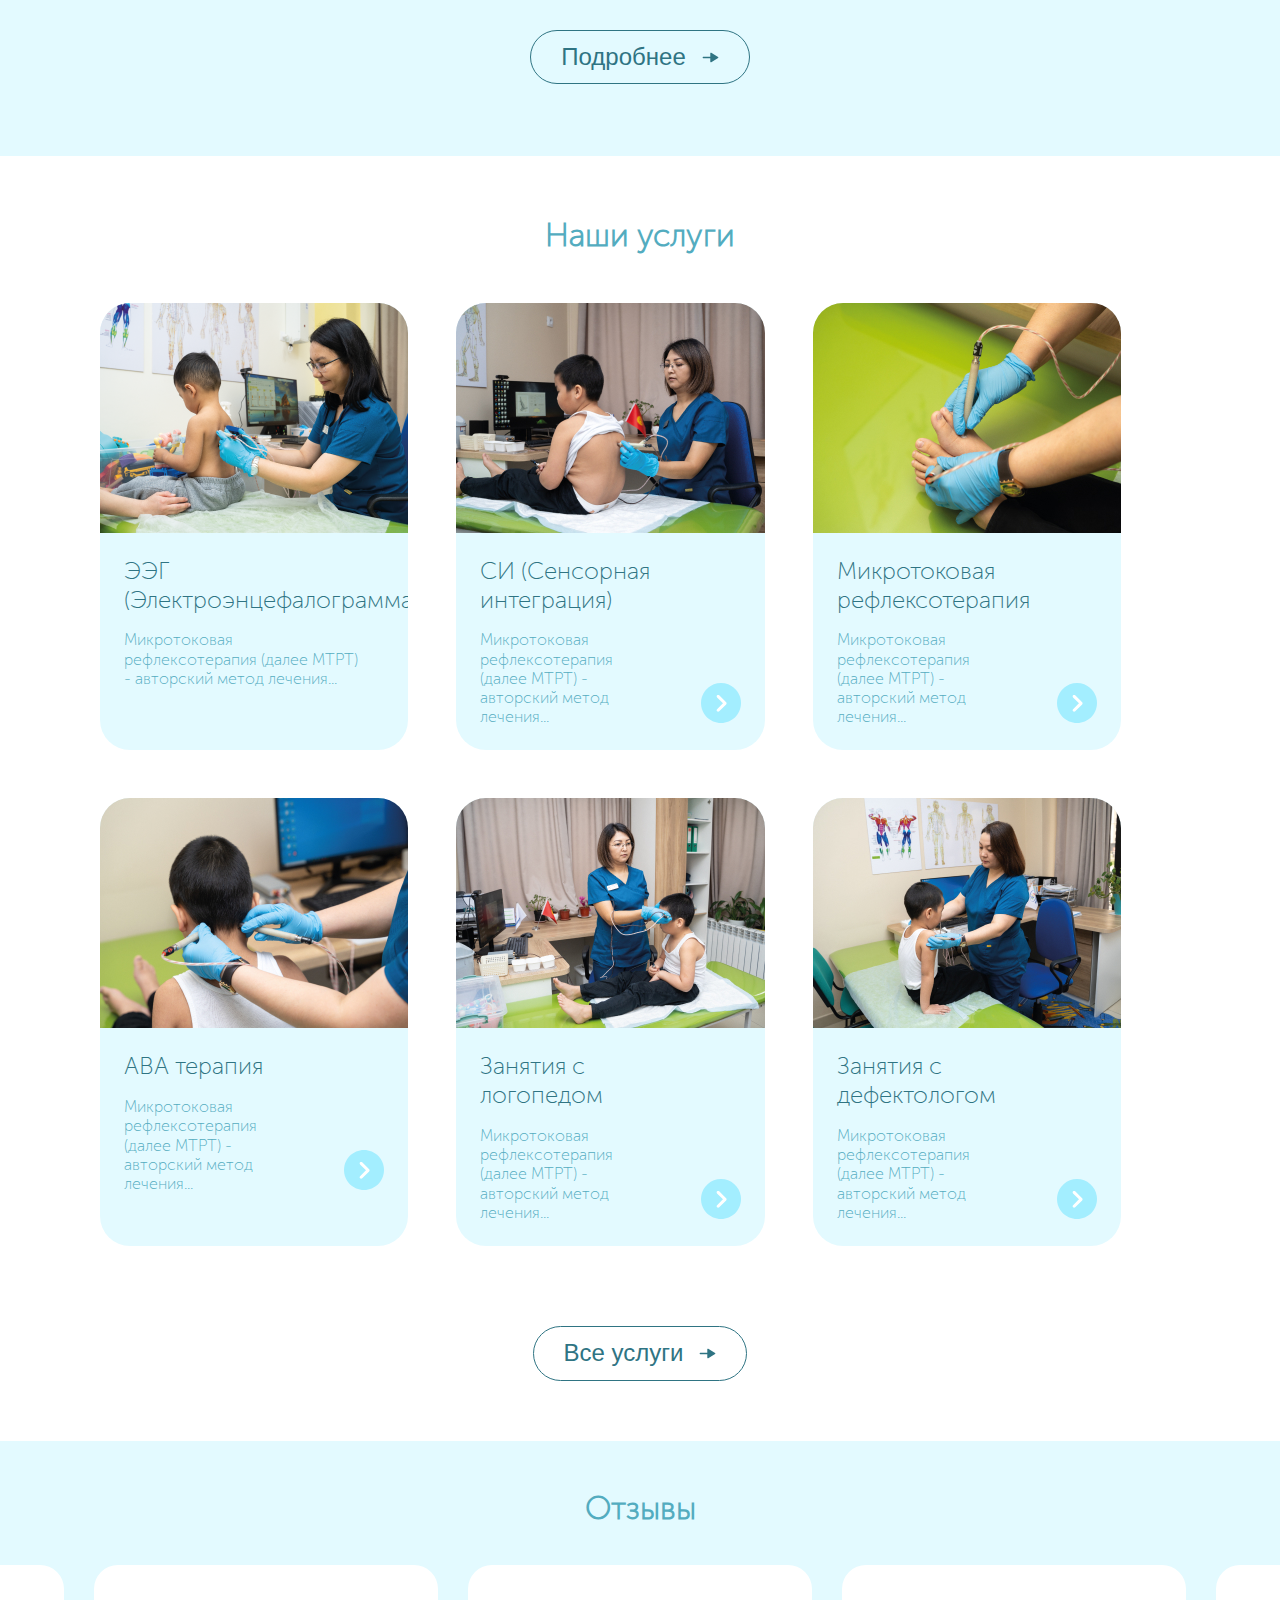
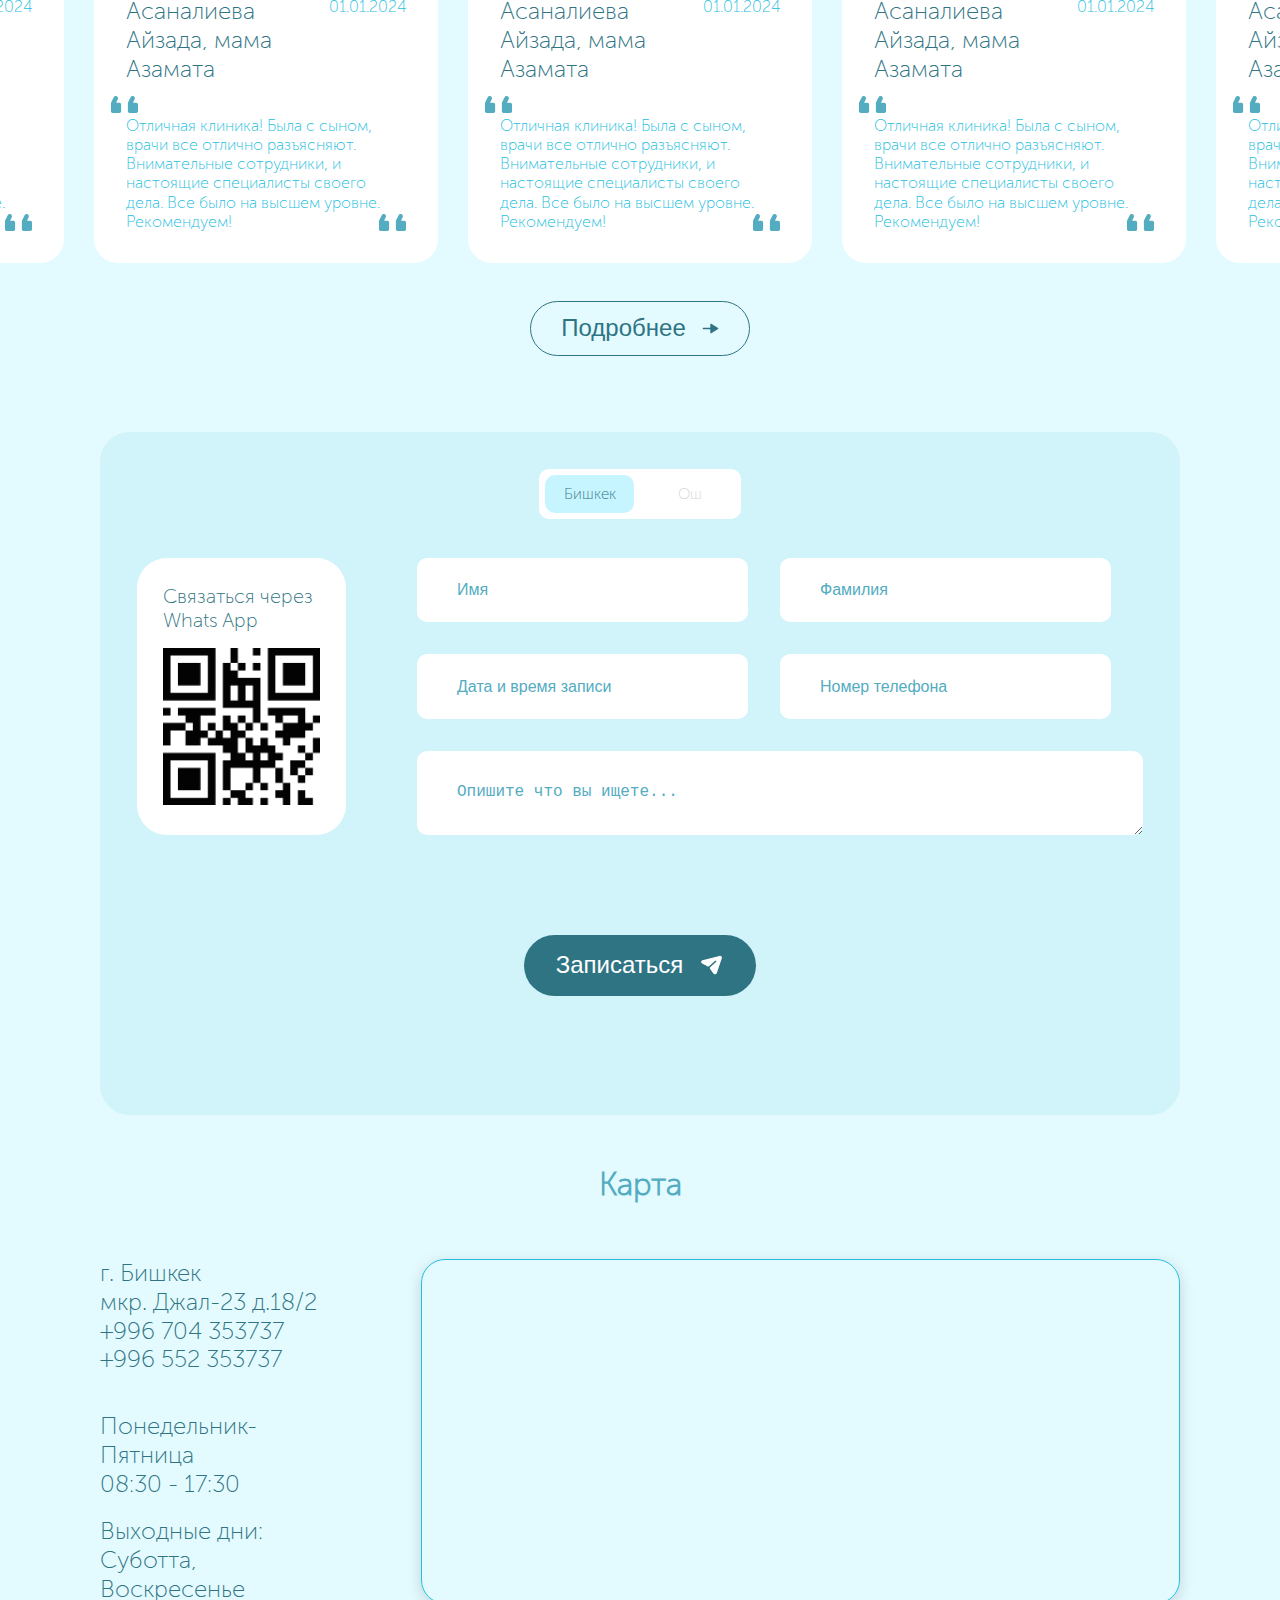
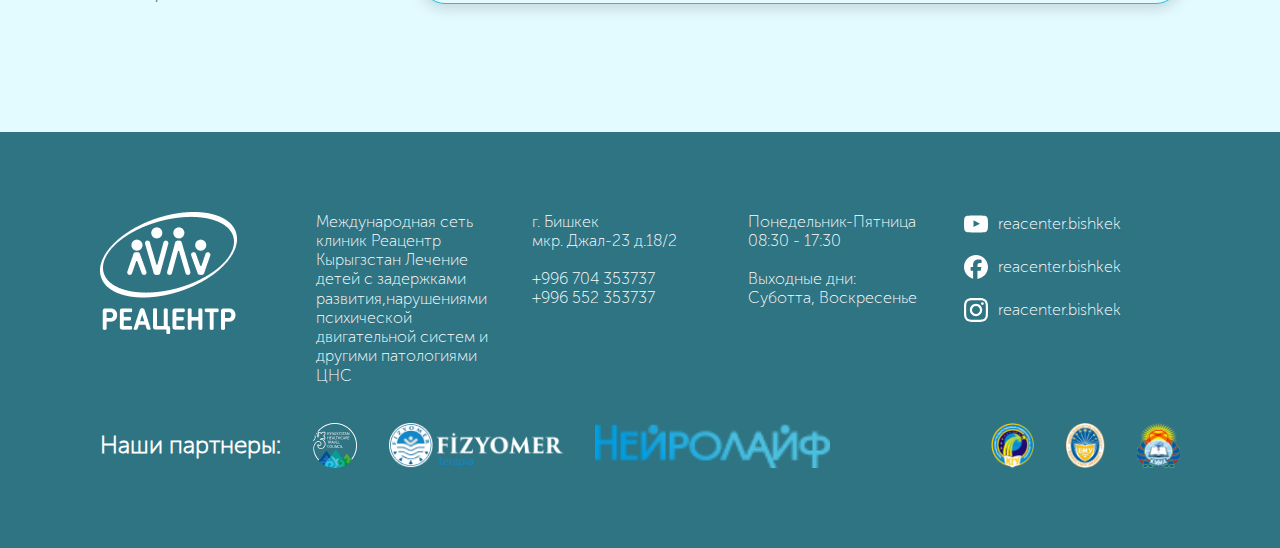
<file: indexOsh.html>
<!DOCTYPE html>
<html lang="en">

<head>
    <meta charset="UTF-8">
    <meta name="viewport" content="width=device-width, initial-scale=1.0">
    <title>Реацентр</title>
    <link rel="stylesheet" href="./assets/styles/style.css">
    <link rel="stylesheet" href="./assets/styles/swiper.min.css">
</head>

<body>
    <header>
        <div id="mobile_nav" class="mobile_nav">
            <ol>
                <li><a class="active" href="./aboutUs.html">О нас</a></li>
                <li><a href="./metodika.html">Методика</a></li>
                <li><a href="./whatWe.html">Что мы лечим</a></li>
                <li><a href="./emploes.html">Специалисты</a></li>
                <li><a href="./service.html">Услуги</a></li>
                <li><a href="./revues.html">Отзывы</a></li>
                <li><a href="./contact.html">Контакты</a></li>
            </ol>

            <svg id="closebtn" xmlns="http://www.w3.org/2000/svg" width="27" height="27" viewBox="0 0 27 27"
                fill="none">
                <path d="M6.5 20.5L13.5 13.5M13.5 13.5L20.5 6.5M13.5 13.5L6.5 6.5M13.5 13.5L20.5 20.5" stroke="#2F7483"
                    stroke-width="1.6" stroke-linecap="round" stroke-linejoin="round" />
            </svg>


        </div>





        <nav class="top_nav container">

            <button id="mobilebtn">
                <svg xmlns="http://www.w3.org/2000/svg" width="24" height="20" viewBox="0 0 24 20" fill="none">
                    <path d="M4.7998 3.6001H19.1998" stroke="#2F7483" stroke-width="1.6" stroke-linecap="round"
                        stroke-linejoin="round" />
                    <path d="M4.7998 10H19.1998" stroke="#2F7483" stroke-width="1.6" stroke-linecap="round"
                        stroke-linejoin="round" />
                    <path d="M4.7998 16.3999H19.1998" stroke="#2F7483" stroke-width="1.6" stroke-linecap="round"
                        stroke-linejoin="round" />
                </svg>
            </button>
            <div class="head_logo">
                <a href="./index.html">
                    <img src="./assets/images/реа центр.png" alt="">
                </a>
            </div>
            <div></div>
            <ol>
                <li><a href="./aboutUs.html">О нас</a></li>
                <li><a href="./metodika.html">Методика</a></li>
                <li><a href="./whatWe.html">Что мы лечим</a></li>
                <li><a href="./emploes.html">Специалисты</a></li>
                <li><a href="./service.html">Услуги</a></li>
                <li><a href="./revues.html">Отзывы</a></li>
                <li><a href="./contact.html">Контакты</a></li>
            </ol>
        </nav>
        <div class="bottom_nav_bg">
            <div class="container">
                <nav class="bottom_nav">
                    <h3>Международная сеть клиник Реацентр Кырыгзстан</h3>
                    <div class="bottom_nav_flex">
                        <div>
                            <img src="./assets/images/logo_formikro_blue 1.png" alt="">
                        </div>
                        <div class="head_sosial">
                            <a href="#" class="head_sosial_icon">
                                <img src="./assets/icon/Social Icons.svg" alt="">
                            </a>
                            <a href="#" class="head_sosial_icon">
                                <img src="./assets/icon/Social Icons — копия.svg" alt="">
                            </a>
                            <a href="#" class="head_sosial_icon">
                                <img src="./assets/icon/Social Icons — копия 2.svg" alt="">
                            </a>
                        </div>
                    </div>
                </nav>
            </div>
        </div>


    </header>
    <script>
        const mobilebtn = document.getElementById("mobilebtn");
        const closebtn = document.getElementById("closebtn");
        const mobile_nav = document.getElementById("mobile_nav");

        mobilebtn.addEventListener("click", () => {
            mobile_nav.classList.add("open"); // Открыть меню
        });

        closebtn.addEventListener("click", () => {
            mobile_nav.classList.remove("open"); // Закрыть меню
        });

    </script>
    <main>
        <section class="head_section container">
            <div class="top_head_section">
                <div class="top_head_section_left">
                    <div class="bottom_head_section_list_item noneINDesk">
                        <img src="./assets/images/Group.svg" alt="">
                        <h2>
                            Метод успешно применяется
                            при лечении неврологических
                            нарушений у детей свыше 30 лет
                        </h2>
                    </div>
                    <h1>
                        Лечение детей <br>
                        с задержками развития,
                    </h1>
                    <h2>
                        нарушениями психической двигательной систем и другими патологиями ЦНС
                    </h2>
                    <button class="button ">
                        Записаться
                        <svg xmlns="http://www.w3.org/2000/svg" width="15" height="10" viewBox="0 0 15 10" fill="none">
                            <path
                                d="M7.56968 0.0749141C7.37592 0.180113 7.25512 0.380149 7.25512 0.597719V3.98559H0.608039C0.272401 3.98559 0 4.25337 0 4.58331C0 4.91325 0.272401 5.18103 0.608039 5.18103H7.25512V8.5689C7.25512 8.78727 7.37592 8.98731 7.56968 9.09171C7.76344 9.19771 8.00017 9.19053 8.18745 9.07497L14.6213 5.08938C14.798 4.9794 14.9051 4.78893 14.9051 4.58331C14.9051 4.3777 14.798 4.18722 14.6213 4.07724L8.18745 0.0916503C8.08854 0.0310814 7.97585 0 7.86316 0C7.76263 0 7.66129 0.0255027 7.56968 0.0749141Z"
                                fill="white" />
                        </svg>
                    </button>
                </div>
                <div class="top_head_section_right">
                    <div class="swiper">
                        <img src="./assets/images/slider main.png" alt="">
                    </div>
                </div>
            </div>
            <br>
            <div class="bottom_head_section">
                <div class="bottom_head_section_list">
                    <div class="bottom_head_section_list_item">
                        <h1>Почему наши пациенты доверяют нам?</h1>
                    </div>
                    <svg xmlns="http://www.w3.org/2000/svg" width="10" height="21" viewBox="0 0 10 21" fill="none">
                        <path d="M1 1C1.8 1.8 6.66667 8 9 11L1 20.5" stroke="#53ACBF" stroke-linecap="round" />
                    </svg>
                    <div class="bottom_head_section_list_item">
                        <h2>
                            Уникальный метод лечения разрешен
                            Минздравом Кыргызской Республики
                            и Российкий Федерации
                        </h2>
                    </div>
                    <svg xmlns="http://www.w3.org/2000/svg" width="10" height="21" viewBox="0 0 10 21" fill="none">
                        <path d="M1 1C1.8 1.8 6.66667 8 9 11L1 20.5" stroke="#53ACBF" stroke-linecap="round" />
                    </svg>
                    <div class="bottom_head_section_list_item">
                        <img src="./assets/images/Group.svg" alt="">
                        <h2>
                            Метод успешно применяется
                            при лечении неврологических
                            нарушений у детей свыше 30 лет
                        </h2>
                    </div>
                    <svg xmlns="http://www.w3.org/2000/svg" width="10" height="21" viewBox="0 0 10 21" fill="none">
                        <path d="M1 1C1.8 1.8 6.66667 8 9 11L1 20.5" stroke="#53ACBF" stroke-linecap="round" />
                    </svg>
                    <div class="bottom_head_section_list_item w100">
                        <h4>Комплексная реабилитация. Наши пациенты параллельно лечению занимаются с логопедом,
                            нейропсихологом, АВА-терапевтом, проходят общий массаж, логопедический массаж, АФК, ЛФК.
                        </h4>
                    </div>
                    <svg xmlns="http://www.w3.org/2000/svg" width="10" height="21" viewBox="0 0 10 21" fill="none">
                        <path d="M1 1C1.8 1.8 6.66667 8 9 11L1 20.5" stroke="#53ACBF" stroke-linecap="round" />
                    </svg>
                    <div class="bottom_head_section_list_item">
                        <h4>
                            Результаты лечения видны уже после 1 курса лечения.
                        </h4>
                    </div>
                </div>
            </div>
        </section>
        <section class="what_we">
            <div class="what_we_news">
                <div>
                    <h1>новости</h1>
                    <p>
                        Повседневная практика показывает, что постоянное информационно-пропагандистское обеспечение
                        нашей
                        деятельности играет важную роль в формировании системы обучения кадров...</p>
                </div>
                <button class="white_btn">
                    Читать подробнее <svg xmlns="http://www.w3.org/2000/svg" width="11" height="19" viewBox="0 0 11 19"
                        fill="none">
                        <path
                            d="M1.65346 0C2.0749 0 2.49854 0.164282 2.82068 0.492849L10.5146 8.30192C10.8257 8.61923 11 9.04907 11 9.49916C11 9.947 10.8257 10.3768 10.5146 10.6941L2.82068 18.5077C2.17419 19.1648 1.12833 19.1648 0.481837 18.5032C-0.162447 17.8416 -0.160241 16.7726 0.48625 16.1155L7.00191 9.49916L0.48625 2.88283C-0.160241 2.2257 -0.162447 1.15898 0.481837 0.497351C0.80398 0.164284 1.22983 0 1.65346 0Z"
                            fill="#24BEE0" />
                    </svg>
                </button>
            </div>
            <br><br><br><br><br><br>
            <div class="container">
                <div class="what_we_head">
                    <h1> Что мы лечим?</h1>
                    <h2>
                        Наши пациенты отмечают позитивные изменения уже после первого курса лечения.
                        Применение Микротоковой рефлексотерапии совместно с комплексной
                        реабилитацией позволяет добиться наиболее значимых результатов при лечении следующих патологий:
                    </h2>
                </div>
                <br><br>
                <div class="disease_list">
                    <div class="disease_card">
                        <div>
                            <h1>
                                ЗРР
                            </h1>
                            <h2>
                                Задержка речевого
                                развития (ЗРР)
                            </h2>
                        </div>
                        <button class="next_btn"><svg xmlns="http://www.w3.org/2000/svg" width="35" height="35"
                                viewBox="0 0 35 35" fill="none">
                                <path
                                    d="M17.5 0.999999C26.5998 0.999999 34 8.4019 34 17.5C34 26.5981 26.5998 34 17.5 34C8.4019 34 1 26.5981 1 17.5C1 8.4019 8.4019 0.999999 17.5 0.999999Z"
                                    stroke="#53ACBF" stroke-width="2" />
                                <path
                                    d="M15.131 10.8292C15.4462 10.8292 15.763 10.9497 16.0039 11.1906L21.7574 16.9161C21.9901 17.1487 22.1204 17.4639 22.1204 17.7939C22.1204 18.1222 21.9901 18.4374 21.7574 18.67L16.0039 24.3988C15.5204 24.8806 14.7383 24.8806 14.2549 24.3955C13.7731 23.9104 13.7747 23.1267 14.2582 22.6449L19.1306 17.7939L14.2582 12.9429C13.7747 12.4611 13.7731 11.679 14.2549 11.1939C14.4958 10.9497 14.8142 10.8292 15.131 10.8292Z"
                                    fill="#53ACBF" />
                            </svg></button>
                    </div>
                    <div class="disease_card">
                        <div>
                            <h1>
                                ЗПР
                            </h1>
                            <h2>
                                Задержка психического развития (ЗПР)
                            </h2>
                        </div>
                        <button class="next_btn"><svg xmlns="http://www.w3.org/2000/svg" width="35" height="35"
                                viewBox="0 0 35 35" fill="none">
                                <path
                                    d="M17.5 0.999999C26.5998 0.999999 34 8.4019 34 17.5C34 26.5981 26.5998 34 17.5 34C8.4019 34 1 26.5981 1 17.5C1 8.4019 8.4019 0.999999 17.5 0.999999Z"
                                    stroke="#53ACBF" stroke-width="2" />
                                <path
                                    d="M15.131 10.8292C15.4462 10.8292 15.763 10.9497 16.0039 11.1906L21.7574 16.9161C21.9901 17.1487 22.1204 17.4639 22.1204 17.7939C22.1204 18.1222 21.9901 18.4374 21.7574 18.67L16.0039 24.3988C15.5204 24.8806 14.7383 24.8806 14.2549 24.3955C13.7731 23.9104 13.7747 23.1267 14.2582 22.6449L19.1306 17.7939L14.2582 12.9429C13.7747 12.4611 13.7731 11.679 14.2549 11.1939C14.4958 10.9497 14.8142 10.8292 15.131 10.8292Z"
                                    fill="#53ACBF" />
                            </svg>
                        </button>
                    </div>
                    <div class="disease_card">
                        <div>
                            <h1>
                                ДЦП
                            </h1>
                            <h2>
                                Детского церебрального паралича (ДЦП)
                            </h2>
                        </div>
                        <button class="next_btn"><svg xmlns="http://www.w3.org/2000/svg" width="35" height="35"
                                viewBox="0 0 35 35" fill="none">
                                <path
                                    d="M17.5 0.999999C26.5998 0.999999 34 8.4019 34 17.5C34 26.5981 26.5998 34 17.5 34C8.4019 34 1 26.5981 1 17.5C1 8.4019 8.4019 0.999999 17.5 0.999999Z"
                                    stroke="#53ACBF" stroke-width="2" />
                                <path
                                    d="M15.131 10.8292C15.4462 10.8292 15.763 10.9497 16.0039 11.1906L21.7574 16.9161C21.9901 17.1487 22.1204 17.4639 22.1204 17.7939C22.1204 18.1222 21.9901 18.4374 21.7574 18.67L16.0039 24.3988C15.5204 24.8806 14.7383 24.8806 14.2549 24.3955C13.7731 23.9104 13.7747 23.1267 14.2582 22.6449L19.1306 17.7939L14.2582 12.9429C13.7747 12.4611 13.7731 11.679 14.2549 11.1939C14.4958 10.9497 14.8142 10.8292 15.131 10.8292Z"
                                    fill="#53ACBF" />
                            </svg></button>
                    </div>
                    <div class="disease_card">
                        <div>
                            <h1>
                                ЗПР
                            </h1>
                            <h2>
                                Задержка речевого
                                развития (ЗРР)
                            </h2>
                        </div>
                        <button class="next_btn"><svg xmlns="http://www.w3.org/2000/svg" width="35" height="35"
                                viewBox="0 0 35 35" fill="none">
                                <path
                                    d="M17.5 0.999999C26.5998 0.999999 34 8.4019 34 17.5C34 26.5981 26.5998 34 17.5 34C8.4019 34 1 26.5981 1 17.5C1 8.4019 8.4019 0.999999 17.5 0.999999Z"
                                    stroke="#53ACBF" stroke-width="2" />
                                <path
                                    d="M15.131 10.8292C15.4462 10.8292 15.763 10.9497 16.0039 11.1906L21.7574 16.9161C21.9901 17.1487 22.1204 17.4639 22.1204 17.7939C22.1204 18.1222 21.9901 18.4374 21.7574 18.67L16.0039 24.3988C15.5204 24.8806 14.7383 24.8806 14.2549 24.3955C13.7731 23.9104 13.7747 23.1267 14.2582 22.6449L19.1306 17.7939L14.2582 12.9429C13.7747 12.4611 13.7731 11.679 14.2549 11.1939C14.4958 10.9497 14.8142 10.8292 15.131 10.8292Z"
                                    fill="#53ACBF" />
                            </svg></button>
                    </div>
                    <div class="disease_card">
                        <div>
                            <h1>
                                НТ
                            </h1>
                            <h2>
                                Нейросенсорной тугоухости (НТ)
                            </h2>
                        </div>
                        <button class="next_btn"><svg xmlns="http://www.w3.org/2000/svg" width="35" height="35"
                                viewBox="0 0 35 35" fill="none">
                                <path
                                    d="M17.5 0.999999C26.5998 0.999999 34 8.4019 34 17.5C34 26.5981 26.5998 34 17.5 34C8.4019 34 1 26.5981 1 17.5C1 8.4019 8.4019 0.999999 17.5 0.999999Z"
                                    stroke="#53ACBF" stroke-width="2" />
                                <path
                                    d="M15.131 10.8292C15.4462 10.8292 15.763 10.9497 16.0039 11.1906L21.7574 16.9161C21.9901 17.1487 22.1204 17.4639 22.1204 17.7939C22.1204 18.1222 21.9901 18.4374 21.7574 18.67L16.0039 24.3988C15.5204 24.8806 14.7383 24.8806 14.2549 24.3955C13.7731 23.9104 13.7747 23.1267 14.2582 22.6449L19.1306 17.7939L14.2582 12.9429C13.7747 12.4611 13.7731 11.679 14.2549 11.1939C14.4958 10.9497 14.8142 10.8292 15.131 10.8292Z"
                                    fill="#53ACBF" />
                            </svg></button>
                    </div>
                    <div class="disease_card">
                        <div>
                            <h1>
                                РАС
                            </h1>
                            <h2>
                                Задержки развития с нарушением коммуникатив...
                            </h2>
                        </div>
                        <button class="next_btn"><svg xmlns="http://www.w3.org/2000/svg" width="35" height="35"
                                viewBox="0 0 35 35" fill="none">
                                <path
                                    d="M17.5 0.999999C26.5998 0.999999 34 8.4019 34 17.5C34 26.5981 26.5998 34 17.5 34C8.4019 34 1 26.5981 1 17.5C1 8.4019 8.4019 0.999999 17.5 0.999999Z"
                                    stroke="#53ACBF" stroke-width="2" />
                                <path
                                    d="M15.131 10.8292C15.4462 10.8292 15.763 10.9497 16.0039 11.1906L21.7574 16.9161C21.9901 17.1487 22.1204 17.4639 22.1204 17.7939C22.1204 18.1222 21.9901 18.4374 21.7574 18.67L16.0039 24.3988C15.5204 24.8806 14.7383 24.8806 14.2549 24.3955C13.7731 23.9104 13.7747 23.1267 14.2582 22.6449L19.1306 17.7939L14.2582 12.9429C13.7747 12.4611 13.7731 11.679 14.2549 11.1939C14.4958 10.9497 14.8142 10.8292 15.131 10.8292Z"
                                    fill="#53ACBF" />
                            </svg></button>
                    </div>
                </div>

                <br><br><br>
                <a href="./whatWe.html">
                    <button class="bordered_btn">
                        Подробнее <svg xmlns="http://www.w3.org/2000/svg" width="17" height="11" viewBox="0 0 17 11"
                            fill="none">
                            <path
                                d="M8.62379 0.76616C8.41904 0.876618 8.2914 1.08666 8.2914 1.31511V4.87237H1.26751C0.912843 4.87237 0.625 5.15354 0.625 5.49998C0.625 5.84642 0.912843 6.12758 1.26751 6.12758H8.2914V9.68485C8.2914 9.91413 8.41904 10.1242 8.62379 10.2338C8.82854 10.3451 9.07868 10.3376 9.27658 10.2162L16.0752 6.03135C16.2619 5.91587 16.375 5.71587 16.375 5.49998C16.375 5.28408 16.2619 5.08408 16.0752 4.96861L9.27658 0.783733C9.17206 0.720135 9.05299 0.6875 8.93391 0.6875C8.82768 0.6875 8.72059 0.714278 8.62379 0.76616Z"
                                fill="#2F7483" />
                        </svg>
                    </button>
                </a>
            </div>
        </section>
        <section class="service_section container">
            <h1 class="section_title">
                Наши услуги
            </h1>
            <div class="service_list">
                <div class="service_card">
                    <div class="service_card_image">
                        <img src="./assets/images/Rectangle.png" alt="">
                    </div>
                    <div class="service_card_desc">
                        <div>
                            <h1>ЭЭГ
                                (Электроэнцефалограмма) </h1>
                            <p>Микротоковая рефлексотерапия (далее МТРТ) - авторский метод лечения... </p>
                        </div>
                        <button class="next_btn"><svg xmlns="http://www.w3.org/2000/svg" width="40" height="40"
                                viewBox="0 0 40 40" fill="none">
                                <path
                                    d="M20 0C31.03 0 40 8.972 40 20C40 31.028 31.03 40 20 40C8.972 40 0 31.028 0 20C0 8.972 8.972 0 20 0Z"
                                    fill="#A3EEFF" />
                                <path
                                    d="M17.1277 11.9143C17.5097 11.9143 17.8937 12.0603 18.1857 12.3523L25.1597 19.2923C25.4417 19.5743 25.5997 19.9563 25.5997 20.3563C25.5997 20.7543 25.4417 21.1363 25.1597 21.4183L18.1857 28.3623C17.5997 28.9463 16.6517 28.9463 16.0657 28.3583C15.4817 27.7703 15.4837 26.8203 16.0697 26.2363L21.9757 20.3563L16.0697 14.4763C15.4837 13.8923 15.4817 12.9443 16.0657 12.3563C16.3577 12.0603 16.7437 11.9143 17.1277 11.9143Z"
                                    fill="white" />
                            </svg></button>
                    </div>
                </div>
                <div class="service_card">
                    <div class="service_card_image">
                        <img src="./assets/images/news/news-2.jpg" alt="">
                    </div>
                    <div class="service_card_desc">
                        <div>
                            <h1>СИ 
                                (Сенсорная интеграция)</h1>
                            <p>Микротоковая рефлексотерапия (далее МТРТ) - авторский метод лечения... </p>
                        </div>
                        <button class="next_btn"><svg xmlns="http://www.w3.org/2000/svg" width="40" height="40"
                                viewBox="0 0 40 40" fill="none">
                                <path
                                    d="M20 0C31.03 0 40 8.972 40 20C40 31.028 31.03 40 20 40C8.972 40 0 31.028 0 20C0 8.972 8.972 0 20 0Z"
                                    fill="#A3EEFF" />
                                <path
                                    d="M17.1277 11.9143C17.5097 11.9143 17.8937 12.0603 18.1857 12.3523L25.1597 19.2923C25.4417 19.5743 25.5997 19.9563 25.5997 20.3563C25.5997 20.7543 25.4417 21.1363 25.1597 21.4183L18.1857 28.3623C17.5997 28.9463 16.6517 28.9463 16.0657 28.3583C15.4817 27.7703 15.4837 26.8203 16.0697 26.2363L21.9757 20.3563L16.0697 14.4763C15.4837 13.8923 15.4817 12.9443 16.0657 12.3563C16.3577 12.0603 16.7437 11.9143 17.1277 11.9143Z"
                                    fill="white" />
                            </svg></button>
                    </div>
                </div>
                <div class="service_card">
                    <div class="service_card_image">
                        <img src="./assets/images/news/news-3.jpg" alt="">
                    </div>
                    <div class="service_card_desc">
                        <div>
                            <h1>Микротоковая 
                                рефлексотерапия </h1>
                            <p>Микротоковая рефлексотерапия (далее МТРТ) - авторский метод лечения...  </p>
                        </div>
                        <button class="next_btn"><svg xmlns="http://www.w3.org/2000/svg" width="40" height="40"
                                viewBox="0 0 40 40" fill="none">
                                <path
                                    d="M20 0C31.03 0 40 8.972 40 20C40 31.028 31.03 40 20 40C8.972 40 0 31.028 0 20C0 8.972 8.972 0 20 0Z"
                                    fill="#A3EEFF" />
                                <path
                                    d="M17.1277 11.9143C17.5097 11.9143 17.8937 12.0603 18.1857 12.3523L25.1597 19.2923C25.4417 19.5743 25.5997 19.9563 25.5997 20.3563C25.5997 20.7543 25.4417 21.1363 25.1597 21.4183L18.1857 28.3623C17.5997 28.9463 16.6517 28.9463 16.0657 28.3583C15.4817 27.7703 15.4837 26.8203 16.0697 26.2363L21.9757 20.3563L16.0697 14.4763C15.4837 13.8923 15.4817 12.9443 16.0657 12.3563C16.3577 12.0603 16.7437 11.9143 17.1277 11.9143Z"
                                    fill="white" />
                            </svg></button>
                    </div>
                </div>
                <div class="service_card">
                    <div class="service_card_image">
                        <img src="./assets/images/news/news-4.jpg" alt="">
                    </div>
                    <div class="service_card_desc">
                        <div>
                            <h1>АВА
                                терапия</h1>
                            <p>Микротоковая рефлексотерапия (далее МТРТ) - авторский метод лечения... </p>
                        </div>
                        <button class="next_btn"><svg xmlns="http://www.w3.org/2000/svg" width="40" height="40"
                                viewBox="0 0 40 40" fill="none">
                                <path
                                    d="M20 0C31.03 0 40 8.972 40 20C40 31.028 31.03 40 20 40C8.972 40 0 31.028 0 20C0 8.972 8.972 0 20 0Z"
                                    fill="#A3EEFF" />
                                <path
                                    d="M17.1277 11.9143C17.5097 11.9143 17.8937 12.0603 18.1857 12.3523L25.1597 19.2923C25.4417 19.5743 25.5997 19.9563 25.5997 20.3563C25.5997 20.7543 25.4417 21.1363 25.1597 21.4183L18.1857 28.3623C17.5997 28.9463 16.6517 28.9463 16.0657 28.3583C15.4817 27.7703 15.4837 26.8203 16.0697 26.2363L21.9757 20.3563L16.0697 14.4763C15.4837 13.8923 15.4817 12.9443 16.0657 12.3563C16.3577 12.0603 16.7437 11.9143 17.1277 11.9143Z"
                                    fill="white" />
                            </svg></button>
                    </div>
                </div>
                <div class="service_card">
                    <div class="service_card_image">
                        <img src="./assets/images/news/news-5.jpg" alt="">
                    </div>
                    <div class="service_card_desc">
                        <div>
                            <h1>Занятия с логопедом</h1>
                            <p>Микротоковая рефлексотерапия (далее МТРТ) - авторский метод лечения... </p>
                        </div>
                        <button class="next_btn"><svg xmlns="http://www.w3.org/2000/svg" width="40" height="40"
                                viewBox="0 0 40 40" fill="none">
                                <path
                                    d="M20 0C31.03 0 40 8.972 40 20C40 31.028 31.03 40 20 40C8.972 40 0 31.028 0 20C0 8.972 8.972 0 20 0Z"
                                    fill="#A3EEFF" />
                                <path
                                    d="M17.1277 11.9143C17.5097 11.9143 17.8937 12.0603 18.1857 12.3523L25.1597 19.2923C25.4417 19.5743 25.5997 19.9563 25.5997 20.3563C25.5997 20.7543 25.4417 21.1363 25.1597 21.4183L18.1857 28.3623C17.5997 28.9463 16.6517 28.9463 16.0657 28.3583C15.4817 27.7703 15.4837 26.8203 16.0697 26.2363L21.9757 20.3563L16.0697 14.4763C15.4837 13.8923 15.4817 12.9443 16.0657 12.3563C16.3577 12.0603 16.7437 11.9143 17.1277 11.9143Z"
                                    fill="white" />
                            </svg></button>
                    </div>
                </div>
                <div class="service_card">
                    <div class="service_card_image">
                        <img src="./assets/images/news/news-6.jpg" alt="">
                    </div>
                    <div class="service_card_desc">
                        <div>
                            <h1>Занятия с дефектологом</h1>
                            <p>Микротоковая рефлексотерапия (далее МТРТ) - авторский метод лечения... </p>
                        </div>
                        <button class="next_btn"><svg xmlns="http://www.w3.org/2000/svg" width="40" height="40"
                                viewBox="0 0 40 40" fill="none">
                                <path
                                    d="M20 0C31.03 0 40 8.972 40 20C40 31.028 31.03 40 20 40C8.972 40 0 31.028 0 20C0 8.972 8.972 0 20 0Z"
                                    fill="#A3EEFF" />
                                <path
                                    d="M17.1277 11.9143C17.5097 11.9143 17.8937 12.0603 18.1857 12.3523L25.1597 19.2923C25.4417 19.5743 25.5997 19.9563 25.5997 20.3563C25.5997 20.7543 25.4417 21.1363 25.1597 21.4183L18.1857 28.3623C17.5997 28.9463 16.6517 28.9463 16.0657 28.3583C15.4817 27.7703 15.4837 26.8203 16.0697 26.2363L21.9757 20.3563L16.0697 14.4763C15.4837 13.8923 15.4817 12.9443 16.0657 12.3563C16.3577 12.0603 16.7437 11.9143 17.1277 11.9143Z"
                                    fill="white" />
                            </svg></button>
                    </div>
                </div>
            </div>

            <a href="./service.html">
                <button class="bordered_btn">
                    Все услуги <svg xmlns="http://www.w3.org/2000/svg" width="17" height="11" viewBox="0 0 17 11"
                        fill="none">
                        <path
                            d="M8.62379 0.76616C8.41904 0.876618 8.2914 1.08666 8.2914 1.31511V4.87237H1.26751C0.912843 4.87237 0.625 5.15354 0.625 5.49998C0.625 5.84642 0.912843 6.12758 1.26751 6.12758H8.2914V9.68485C8.2914 9.91413 8.41904 10.1242 8.62379 10.2338C8.82854 10.3451 9.07868 10.3376 9.27658 10.2162L16.0752 6.03135C16.2619 5.91587 16.375 5.71587 16.375 5.49998C16.375 5.28408 16.2619 5.08408 16.0752 4.96861L9.27658 0.783733C9.17206 0.720135 9.05299 0.6875 8.93391 0.6875C8.82768 0.6875 8.72059 0.714278 8.62379 0.76616Z"
                            fill="#2F7483" />
                    </svg>
                </button>
            </a>
        </section>
        <div class="service_mobile">
            <br><br>
            <h1 class="section_title">
                Наши услуги
            </h1>
            <br><br>
            <div class="swiper-container3">
                <div class="swiper-wrapper">
                    <div class="swiper-slide">
                        <div class="service_card">
                            <div class="service_card_image">
                                <img src="./assets/images/Rectangle.png" alt="">
                            </div>
                            <div class="service_card_desc">
                                <div>
                                    <h1>ЭЭГ
                                        (Электроэнцефалограмма) </h1>
                                    <p>Микротоковая рефлексотерапия (далее МТРТ) - авторский метод лечения... </p>
                                </div>
                                <button class="next_btn"><svg xmlns="http://www.w3.org/2000/svg" width="40" height="40"
                                        viewBox="0 0 40 40" fill="none">
                                        <path
                                            d="M20 0C31.03 0 40 8.972 40 20C40 31.028 31.03 40 20 40C8.972 40 0 31.028 0 20C0 8.972 8.972 0 20 0Z"
                                            fill="#A3EEFF" />
                                        <path
                                            d="M17.1277 11.9143C17.5097 11.9143 17.8937 12.0603 18.1857 12.3523L25.1597 19.2923C25.4417 19.5743 25.5997 19.9563 25.5997 20.3563C25.5997 20.7543 25.4417 21.1363 25.1597 21.4183L18.1857 28.3623C17.5997 28.9463 16.6517 28.9463 16.0657 28.3583C15.4817 27.7703 15.4837 26.8203 16.0697 26.2363L21.9757 20.3563L16.0697 14.4763C15.4837 13.8923 15.4817 12.9443 16.0657 12.3563C16.3577 12.0603 16.7437 11.9143 17.1277 11.9143Z"
                                            fill="white" />
                                    </svg></button>
                            </div>
                        </div>
                    </div>
                    <div class="swiper-slide">
                        <div class="service_card">
                            <div class="service_card_image">
                                <img src="./assets/images/news/news-2.jpg" alt="">
                            </div>
                            <div class="service_card_desc">
                                <div>
                                    <h1>СИ 
                                        (Сенсорная интеграция) </h1>
                                    <p>Микротоковая рефлексотерапия (далее МТРТ) - авторский метод лечения... </p>
                                </div>
                                <button class="next_btn"><svg xmlns="http://www.w3.org/2000/svg" width="40" height="40"
                                        viewBox="0 0 40 40" fill="none">
                                        <path
                                            d="M20 0C31.03 0 40 8.972 40 20C40 31.028 31.03 40 20 40C8.972 40 0 31.028 0 20C0 8.972 8.972 0 20 0Z"
                                            fill="#A3EEFF" />
                                        <path
                                            d="M17.1277 11.9143C17.5097 11.9143 17.8937 12.0603 18.1857 12.3523L25.1597 19.2923C25.4417 19.5743 25.5997 19.9563 25.5997 20.3563C25.5997 20.7543 25.4417 21.1363 25.1597 21.4183L18.1857 28.3623C17.5997 28.9463 16.6517 28.9463 16.0657 28.3583C15.4817 27.7703 15.4837 26.8203 16.0697 26.2363L21.9757 20.3563L16.0697 14.4763C15.4837 13.8923 15.4817 12.9443 16.0657 12.3563C16.3577 12.0603 16.7437 11.9143 17.1277 11.9143Z"
                                            fill="white" />
                                    </svg></button>
                            </div>
                        </div>
                    </div>
                    <div class="swiper-slide">
                        <div class="service_card">
                            <div class="service_card_image">
                                <img src="./assets/images/news/news-3.jpg" alt="">
                            </div>
                            <div class="service_card_desc">
                                <div>
                                    <h1>Микротоковая 
                                        рефлексотерапия</h1>
                                    <p>Микротоковая рефлексотерапия (далее МТРТ) - авторский метод лечения... </p>
                                </div>
                                <button class="next_btn"><svg xmlns="http://www.w3.org/2000/svg" width="40" height="40"
                                        viewBox="0 0 40 40" fill="none">
                                        <path
                                            d="M20 0C31.03 0 40 8.972 40 20C40 31.028 31.03 40 20 40C8.972 40 0 31.028 0 20C0 8.972 8.972 0 20 0Z"
                                            fill="#A3EEFF" />
                                        <path
                                            d="M17.1277 11.9143C17.5097 11.9143 17.8937 12.0603 18.1857 12.3523L25.1597 19.2923C25.4417 19.5743 25.5997 19.9563 25.5997 20.3563C25.5997 20.7543 25.4417 21.1363 25.1597 21.4183L18.1857 28.3623C17.5997 28.9463 16.6517 28.9463 16.0657 28.3583C15.4817 27.7703 15.4837 26.8203 16.0697 26.2363L21.9757 20.3563L16.0697 14.4763C15.4837 13.8923 15.4817 12.9443 16.0657 12.3563C16.3577 12.0603 16.7437 11.9143 17.1277 11.9143Z"
                                            fill="white" />
                                    </svg></button>
                            </div>
                        </div>
                    </div>
                    <div class="swiper-slide">
                        <div class="service_card">
                            <div class="service_card_image">
                                <img src="./assets/images/news/news-4.jpg" alt="">
                            </div>
                            <div class="service_card_desc">
                                <div>
                                    <h1>АВА
                                        терапия</h1>
                                    <p>Микротоковая рефлексотерапия (далее МТРТ) - авторский метод лечения... </p>
                                </div>
                                <button class="next_btn"><svg xmlns="http://www.w3.org/2000/svg" width="40" height="40"
                                        viewBox="0 0 40 40" fill="none">
                                        <path
                                            d="M20 0C31.03 0 40 8.972 40 20C40 31.028 31.03 40 20 40C8.972 40 0 31.028 0 20C0 8.972 8.972 0 20 0Z"
                                            fill="#A3EEFF" />
                                        <path
                                            d="M17.1277 11.9143C17.5097 11.9143 17.8937 12.0603 18.1857 12.3523L25.1597 19.2923C25.4417 19.5743 25.5997 19.9563 25.5997 20.3563C25.5997 20.7543 25.4417 21.1363 25.1597 21.4183L18.1857 28.3623C17.5997 28.9463 16.6517 28.9463 16.0657 28.3583C15.4817 27.7703 15.4837 26.8203 16.0697 26.2363L21.9757 20.3563L16.0697 14.4763C15.4837 13.8923 15.4817 12.9443 16.0657 12.3563C16.3577 12.0603 16.7437 11.9143 17.1277 11.9143Z"
                                            fill="white" />
                                    </svg></button>
                            </div>
                        </div>
                    </div>
                    <div class="swiper-slide">
                        <div class="service_card">
                            <div class="service_card_image">
                                <img src="./assets/images/news/news-5.jpg" alt="">
                            </div>
                            <div class="service_card_desc">
                                <div>
                                    <h1>Занятия с логопедом</h1>
                                    <p>Микротоковая рефлексотерапия (далее МТРТ) - авторский метод лечения... </p>
                                </div>
                                <button class="next_btn"><svg xmlns="http://www.w3.org/2000/svg" width="40" height="40"
                                        viewBox="0 0 40 40" fill="none">
                                        <path
                                            d="M20 0C31.03 0 40 8.972 40 20C40 31.028 31.03 40 20 40C8.972 40 0 31.028 0 20C0 8.972 8.972 0 20 0Z"
                                            fill="#A3EEFF" />
                                        <path
                                            d="M17.1277 11.9143C17.5097 11.9143 17.8937 12.0603 18.1857 12.3523L25.1597 19.2923C25.4417 19.5743 25.5997 19.9563 25.5997 20.3563C25.5997 20.7543 25.4417 21.1363 25.1597 21.4183L18.1857 28.3623C17.5997 28.9463 16.6517 28.9463 16.0657 28.3583C15.4817 27.7703 15.4837 26.8203 16.0697 26.2363L21.9757 20.3563L16.0697 14.4763C15.4837 13.8923 15.4817 12.9443 16.0657 12.3563C16.3577 12.0603 16.7437 11.9143 17.1277 11.9143Z"
                                            fill="white" />
                                    </svg></button>
                            </div>
                        </div>
                    </div>
                    <div class="swiper-slide">
                        <div class="service_card">
                            <div class="service_card_image">
                                <img src="./assets/images/news/news-6.jpg" alt="">
                            </div>
                            <div class="service_card_desc">
                                <div>
                                    <h1>Занятия с дефектологом</h1>
                                    <p>Микротоковая рефлексотерапия (далее МТРТ) - авторский метод лечения... </p>
                                </div>
                                <button class="next_btn"><svg xmlns="http://www.w3.org/2000/svg" width="40" height="40"
                                        viewBox="0 0 40 40" fill="none">
                                        <path
                                            d="M20 0C31.03 0 40 8.972 40 20C40 31.028 31.03 40 20 40C8.972 40 0 31.028 0 20C0 8.972 8.972 0 20 0Z"
                                            fill="#A3EEFF" />
                                        <path
                                            d="M17.1277 11.9143C17.5097 11.9143 17.8937 12.0603 18.1857 12.3523L25.1597 19.2923C25.4417 19.5743 25.5997 19.9563 25.5997 20.3563C25.5997 20.7543 25.4417 21.1363 25.1597 21.4183L18.1857 28.3623C17.5997 28.9463 16.6517 28.9463 16.0657 28.3583C15.4817 27.7703 15.4837 26.8203 16.0697 26.2363L21.9757 20.3563L16.0697 14.4763C15.4837 13.8923 15.4817 12.9443 16.0657 12.3563C16.3577 12.0603 16.7437 11.9143 17.1277 11.9143Z"
                                            fill="white" />
                                    </svg></button>
                            </div>
                        </div>
                    </div>
                </div>
            </div>
            <br><br>
            <a href="./service.html">
                <button class="bordered_btn">
                    Все услуги <svg xmlns="http://www.w3.org/2000/svg" width="17" height="11" viewBox="0 0 17 11"
                        fill="none">
                        <path
                            d="M8.62379 0.76616C8.41904 0.876618 8.2914 1.08666 8.2914 1.31511V4.87237H1.26751C0.912843 4.87237 0.625 5.15354 0.625 5.49998C0.625 5.84642 0.912843 6.12758 1.26751 6.12758H8.2914V9.68485C8.2914 9.91413 8.41904 10.1242 8.62379 10.2338C8.82854 10.3451 9.07868 10.3376 9.27658 10.2162L16.0752 6.03135C16.2619 5.91587 16.375 5.71587 16.375 5.49998C16.375 5.28408 16.2619 5.08408 16.0752 4.96861L9.27658 0.783733C9.17206 0.720135 9.05299 0.6875 8.93391 0.6875C8.82768 0.6875 8.72059 0.714278 8.62379 0.76616Z"
                            fill="#2F7483" />
                    </svg>
                </button>
            </a>
            <br><br>
        </div>
        <section class="reviews">
            <h1 class="section_title">
                Отзывы
            </h1>
            <br><br>
            <div class="hidden">
                <div class="swiper-container3">
                    <div class="swiper-wrapper">
                        <div class="swiper-slide">
                            <div class="reviews_card">
                                <div class="reviews_card_head">
                                    <h1>
                                        Асаналиева Айзада,
                                        мама Азамата
                                    </h1>
                                    <p>
                                        01.01.2024
                                    </p>
                                </div>
                                <div class="reviews_card_des">
                                    <svg class="firstDot" xmlns="http://www.w3.org/2000/svg" width="27" height="17"
                                        viewBox="0 0 27 17" fill="none">
                                        <path
                                            d="M21.6506 0.00221634C20.79 0.00221634 19.9969 0.494457 19.6256 1.25828L17.2294 6.07886C16.9931 6.55413 16.875 7.06334 16.875 7.58953V15.2787C16.875 16.2123 17.6344 16.9761 18.5625 16.9761H25.3125C26.2406 16.9761 27 16.2123 27 15.2787V8.48915C27 7.55558 26.2406 6.79176 25.3125 6.79176H21.9375L23.6756 3.29514C24.435 1.78447 23.3381 0.00221634 21.6506 0.00221634ZM4.77563 0.00221634C3.915 0.00221634 3.12187 0.494457 2.75062 1.25828L0.354374 6.07886C0.118124 6.55413 0 7.06334 0 7.58953V15.2787C0 16.2123 0.759375 16.9761 1.6875 16.9761L8.4375 16.9761C9.36563 16.9761 10.125 16.2123 10.125 15.2787V8.48915C10.125 7.55558 9.36563 6.79176 8.4375 6.79176H5.0625L6.80062 3.29514C7.56 1.78447 6.46313 0.00221634 4.77563 0.00221634Z"
                                            fill="#53ACBF" />
                                    </svg>

                                    <p>Отличная клиника! Была с сыном, врачи все отлично разъясняют. Внимательные
                                        сотрудники, и
                                        настоящие специалисты своего дела. Все было на высшем уровне. Рекомендуем!
                                        <svg class="secondDot" xmlns="http://www.w3.org/2000/svg" width="27" height="17"
                                            viewBox="0 0 27 17" fill="none">
                                            <path
                                                d="M21.6506 0.00221634C20.79 0.00221634 19.9969 0.494457 19.6256 1.25828L17.2294 6.07886C16.9931 6.55413 16.875 7.06334 16.875 7.58953V15.2787C16.875 16.2123 17.6344 16.9761 18.5625 16.9761H25.3125C26.2406 16.9761 27 16.2123 27 15.2787V8.48915C27 7.55558 26.2406 6.79176 25.3125 6.79176H21.9375L23.6756 3.29514C24.435 1.78447 23.3381 0.00221634 21.6506 0.00221634ZM4.77563 0.00221634C3.915 0.00221634 3.12187 0.494457 2.75062 1.25828L0.354374 6.07886C0.118124 6.55413 0 7.06334 0 7.58953V15.2787C0 16.2123 0.759375 16.9761 1.6875 16.9761L8.4375 16.9761C9.36563 16.9761 10.125 16.2123 10.125 15.2787V8.48915C10.125 7.55558 9.36563 6.79176 8.4375 6.79176H5.0625L6.80062 3.29514C7.56 1.78447 6.46313 0.00221634 4.77563 0.00221634Z"
                                                fill="#53ACBF" />
                                        </svg>
                                    </p>
                                </div>
                            </div>
                        </div>
                        <div class="swiper-slide">
                            <div class="reviews_card">
                                <div class="reviews_card_head">
                                    <h1>
                                        Асаналиева Айзада,
                                        мама Азамата
                                    </h1>
                                    <p>
                                        01.01.2024
                                    </p>
                                </div>
                                <div class="reviews_card_des">
                                    <svg class="firstDot" xmlns="http://www.w3.org/2000/svg" width="27" height="17"
                                        viewBox="0 0 27 17" fill="none">
                                        <path
                                            d="M21.6506 0.00221634C20.79 0.00221634 19.9969 0.494457 19.6256 1.25828L17.2294 6.07886C16.9931 6.55413 16.875 7.06334 16.875 7.58953V15.2787C16.875 16.2123 17.6344 16.9761 18.5625 16.9761H25.3125C26.2406 16.9761 27 16.2123 27 15.2787V8.48915C27 7.55558 26.2406 6.79176 25.3125 6.79176H21.9375L23.6756 3.29514C24.435 1.78447 23.3381 0.00221634 21.6506 0.00221634ZM4.77563 0.00221634C3.915 0.00221634 3.12187 0.494457 2.75062 1.25828L0.354374 6.07886C0.118124 6.55413 0 7.06334 0 7.58953V15.2787C0 16.2123 0.759375 16.9761 1.6875 16.9761L8.4375 16.9761C9.36563 16.9761 10.125 16.2123 10.125 15.2787V8.48915C10.125 7.55558 9.36563 6.79176 8.4375 6.79176H5.0625L6.80062 3.29514C7.56 1.78447 6.46313 0.00221634 4.77563 0.00221634Z"
                                            fill="#53ACBF" />
                                    </svg>

                                    <p>Отличная клиника! Была с сыном, врачи все отлично разъясняют. Внимательные
                                        сотрудники, и
                                        настоящие специалисты своего дела. Все было на высшем уровне. Рекомендуем!
                                        <svg class="secondDot" xmlns="http://www.w3.org/2000/svg" width="27" height="17"
                                            viewBox="0 0 27 17" fill="none">
                                            <path
                                                d="M21.6506 0.00221634C20.79 0.00221634 19.9969 0.494457 19.6256 1.25828L17.2294 6.07886C16.9931 6.55413 16.875 7.06334 16.875 7.58953V15.2787C16.875 16.2123 17.6344 16.9761 18.5625 16.9761H25.3125C26.2406 16.9761 27 16.2123 27 15.2787V8.48915C27 7.55558 26.2406 6.79176 25.3125 6.79176H21.9375L23.6756 3.29514C24.435 1.78447 23.3381 0.00221634 21.6506 0.00221634ZM4.77563 0.00221634C3.915 0.00221634 3.12187 0.494457 2.75062 1.25828L0.354374 6.07886C0.118124 6.55413 0 7.06334 0 7.58953V15.2787C0 16.2123 0.759375 16.9761 1.6875 16.9761L8.4375 16.9761C9.36563 16.9761 10.125 16.2123 10.125 15.2787V8.48915C10.125 7.55558 9.36563 6.79176 8.4375 6.79176H5.0625L6.80062 3.29514C7.56 1.78447 6.46313 0.00221634 4.77563 0.00221634Z"
                                                fill="#53ACBF" />
                                        </svg>
                                    </p>
                                </div>
                            </div>
                        </div>
                        <div class="swiper-slide">
                            <div class="reviews_card">
                                <div class="reviews_card_head">
                                    <h1>
                                        Асаналиева Айзада,
                                        мама Азамата
                                    </h1>
                                    <p>
                                        01.01.2024
                                    </p>
                                </div>
                                <div class="reviews_card_des">
                                    <svg class="firstDot" xmlns="http://www.w3.org/2000/svg" width="27" height="17"
                                        viewBox="0 0 27 17" fill="none">
                                        <path
                                            d="M21.6506 0.00221634C20.79 0.00221634 19.9969 0.494457 19.6256 1.25828L17.2294 6.07886C16.9931 6.55413 16.875 7.06334 16.875 7.58953V15.2787C16.875 16.2123 17.6344 16.9761 18.5625 16.9761H25.3125C26.2406 16.9761 27 16.2123 27 15.2787V8.48915C27 7.55558 26.2406 6.79176 25.3125 6.79176H21.9375L23.6756 3.29514C24.435 1.78447 23.3381 0.00221634 21.6506 0.00221634ZM4.77563 0.00221634C3.915 0.00221634 3.12187 0.494457 2.75062 1.25828L0.354374 6.07886C0.118124 6.55413 0 7.06334 0 7.58953V15.2787C0 16.2123 0.759375 16.9761 1.6875 16.9761L8.4375 16.9761C9.36563 16.9761 10.125 16.2123 10.125 15.2787V8.48915C10.125 7.55558 9.36563 6.79176 8.4375 6.79176H5.0625L6.80062 3.29514C7.56 1.78447 6.46313 0.00221634 4.77563 0.00221634Z"
                                            fill="#53ACBF" />
                                    </svg>

                                    <p>Отличная клиника! Была с сыном, врачи все отлично разъясняют. Внимательные
                                        сотрудники, и
                                        настоящие специалисты своего дела. Все было на высшем уровне. Рекомендуем!
                                        <svg class="secondDot" xmlns="http://www.w3.org/2000/svg" width="27" height="17"
                                            viewBox="0 0 27 17" fill="none">
                                            <path
                                                d="M21.6506 0.00221634C20.79 0.00221634 19.9969 0.494457 19.6256 1.25828L17.2294 6.07886C16.9931 6.55413 16.875 7.06334 16.875 7.58953V15.2787C16.875 16.2123 17.6344 16.9761 18.5625 16.9761H25.3125C26.2406 16.9761 27 16.2123 27 15.2787V8.48915C27 7.55558 26.2406 6.79176 25.3125 6.79176H21.9375L23.6756 3.29514C24.435 1.78447 23.3381 0.00221634 21.6506 0.00221634ZM4.77563 0.00221634C3.915 0.00221634 3.12187 0.494457 2.75062 1.25828L0.354374 6.07886C0.118124 6.55413 0 7.06334 0 7.58953V15.2787C0 16.2123 0.759375 16.9761 1.6875 16.9761L8.4375 16.9761C9.36563 16.9761 10.125 16.2123 10.125 15.2787V8.48915C10.125 7.55558 9.36563 6.79176 8.4375 6.79176H5.0625L6.80062 3.29514C7.56 1.78447 6.46313 0.00221634 4.77563 0.00221634Z"
                                                fill="#53ACBF" />
                                        </svg>
                                    </p>
                                </div>
                            </div>
                        </div>
                        <div class="swiper-slide">
                            <div class="reviews_card">
                                <div class="reviews_card_head">
                                    <h1>
                                        Асаналиева Айзада,
                                        мама Азамата
                                    </h1>
                                    <p>
                                        01.01.2024
                                    </p>
                                </div>
                                <div class="reviews_card_des">
                                    <svg class="firstDot" xmlns="http://www.w3.org/2000/svg" width="27" height="17"
                                        viewBox="0 0 27 17" fill="none">
                                        <path
                                            d="M21.6506 0.00221634C20.79 0.00221634 19.9969 0.494457 19.6256 1.25828L17.2294 6.07886C16.9931 6.55413 16.875 7.06334 16.875 7.58953V15.2787C16.875 16.2123 17.6344 16.9761 18.5625 16.9761H25.3125C26.2406 16.9761 27 16.2123 27 15.2787V8.48915C27 7.55558 26.2406 6.79176 25.3125 6.79176H21.9375L23.6756 3.29514C24.435 1.78447 23.3381 0.00221634 21.6506 0.00221634ZM4.77563 0.00221634C3.915 0.00221634 3.12187 0.494457 2.75062 1.25828L0.354374 6.07886C0.118124 6.55413 0 7.06334 0 7.58953V15.2787C0 16.2123 0.759375 16.9761 1.6875 16.9761L8.4375 16.9761C9.36563 16.9761 10.125 16.2123 10.125 15.2787V8.48915C10.125 7.55558 9.36563 6.79176 8.4375 6.79176H5.0625L6.80062 3.29514C7.56 1.78447 6.46313 0.00221634 4.77563 0.00221634Z"
                                            fill="#53ACBF" />
                                    </svg>

                                    <p>Отличная клиника! Была с сыном, врачи все отлично разъясняют. Внимательные
                                        сотрудники, и
                                        настоящие специалисты своего дела. Все было на высшем уровне. Рекомендуем!
                                        <svg class="secondDot" xmlns="http://www.w3.org/2000/svg" width="27" height="17"
                                            viewBox="0 0 27 17" fill="none">
                                            <path
                                                d="M21.6506 0.00221634C20.79 0.00221634 19.9969 0.494457 19.6256 1.25828L17.2294 6.07886C16.9931 6.55413 16.875 7.06334 16.875 7.58953V15.2787C16.875 16.2123 17.6344 16.9761 18.5625 16.9761H25.3125C26.2406 16.9761 27 16.2123 27 15.2787V8.48915C27 7.55558 26.2406 6.79176 25.3125 6.79176H21.9375L23.6756 3.29514C24.435 1.78447 23.3381 0.00221634 21.6506 0.00221634ZM4.77563 0.00221634C3.915 0.00221634 3.12187 0.494457 2.75062 1.25828L0.354374 6.07886C0.118124 6.55413 0 7.06334 0 7.58953V15.2787C0 16.2123 0.759375 16.9761 1.6875 16.9761L8.4375 16.9761C9.36563 16.9761 10.125 16.2123 10.125 15.2787V8.48915C10.125 7.55558 9.36563 6.79176 8.4375 6.79176H5.0625L6.80062 3.29514C7.56 1.78447 6.46313 0.00221634 4.77563 0.00221634Z"
                                                fill="#53ACBF" />
                                        </svg>
                                    </p>
                                </div>
                            </div>
                        </div>
                        <div class="swiper-slide">
                            <div class="reviews_card">
                                <div class="reviews_card_head">
                                    <h1>
                                        Асаналиева Айзада,
                                        мама Азамата
                                    </h1>
                                    <p>
                                        01.01.2024
                                    </p>
                                </div>
                                <div class="reviews_card_des">
                                    <svg class="firstDot" xmlns="http://www.w3.org/2000/svg" width="27" height="17"
                                        viewBox="0 0 27 17" fill="none">
                                        <path
                                            d="M21.6506 0.00221634C20.79 0.00221634 19.9969 0.494457 19.6256 1.25828L17.2294 6.07886C16.9931 6.55413 16.875 7.06334 16.875 7.58953V15.2787C16.875 16.2123 17.6344 16.9761 18.5625 16.9761H25.3125C26.2406 16.9761 27 16.2123 27 15.2787V8.48915C27 7.55558 26.2406 6.79176 25.3125 6.79176H21.9375L23.6756 3.29514C24.435 1.78447 23.3381 0.00221634 21.6506 0.00221634ZM4.77563 0.00221634C3.915 0.00221634 3.12187 0.494457 2.75062 1.25828L0.354374 6.07886C0.118124 6.55413 0 7.06334 0 7.58953V15.2787C0 16.2123 0.759375 16.9761 1.6875 16.9761L8.4375 16.9761C9.36563 16.9761 10.125 16.2123 10.125 15.2787V8.48915C10.125 7.55558 9.36563 6.79176 8.4375 6.79176H5.0625L6.80062 3.29514C7.56 1.78447 6.46313 0.00221634 4.77563 0.00221634Z"
                                            fill="#53ACBF" />
                                    </svg>

                                    <p>Отличная клиника! Была с сыном, врачи все отлично разъясняют. Внимательные
                                        сотрудники, и
                                        настоящие специалисты своего дела. Все было на высшем уровне. Рекомендуем!
                                        <svg class="secondDot" xmlns="http://www.w3.org/2000/svg" width="27" height="17"
                                            viewBox="0 0 27 17" fill="none">
                                            <path
                                                d="M21.6506 0.00221634C20.79 0.00221634 19.9969 0.494457 19.6256 1.25828L17.2294 6.07886C16.9931 6.55413 16.875 7.06334 16.875 7.58953V15.2787C16.875 16.2123 17.6344 16.9761 18.5625 16.9761H25.3125C26.2406 16.9761 27 16.2123 27 15.2787V8.48915C27 7.55558 26.2406 6.79176 25.3125 6.79176H21.9375L23.6756 3.29514C24.435 1.78447 23.3381 0.00221634 21.6506 0.00221634ZM4.77563 0.00221634C3.915 0.00221634 3.12187 0.494457 2.75062 1.25828L0.354374 6.07886C0.118124 6.55413 0 7.06334 0 7.58953V15.2787C0 16.2123 0.759375 16.9761 1.6875 16.9761L8.4375 16.9761C9.36563 16.9761 10.125 16.2123 10.125 15.2787V8.48915C10.125 7.55558 9.36563 6.79176 8.4375 6.79176H5.0625L6.80062 3.29514C7.56 1.78447 6.46313 0.00221634 4.77563 0.00221634Z"
                                                fill="#53ACBF" />
                                        </svg>
                                    </p>
                                </div>
                            </div>
                        </div>
                        <div class="swiper-slide">
                            <div class="reviews_card">
                                <div class="reviews_card_head">
                                    <h1>
                                        Асаналиева Айзада,
                                        мама Азамата
                                    </h1>
                                    <p>
                                        01.01.2024
                                    </p>
                                </div>
                                <div class="reviews_card_des">
                                    <svg class="firstDot" xmlns="http://www.w3.org/2000/svg" width="27" height="17"
                                        viewBox="0 0 27 17" fill="none">
                                        <path
                                            d="M21.6506 0.00221634C20.79 0.00221634 19.9969 0.494457 19.6256 1.25828L17.2294 6.07886C16.9931 6.55413 16.875 7.06334 16.875 7.58953V15.2787C16.875 16.2123 17.6344 16.9761 18.5625 16.9761H25.3125C26.2406 16.9761 27 16.2123 27 15.2787V8.48915C27 7.55558 26.2406 6.79176 25.3125 6.79176H21.9375L23.6756 3.29514C24.435 1.78447 23.3381 0.00221634 21.6506 0.00221634ZM4.77563 0.00221634C3.915 0.00221634 3.12187 0.494457 2.75062 1.25828L0.354374 6.07886C0.118124 6.55413 0 7.06334 0 7.58953V15.2787C0 16.2123 0.759375 16.9761 1.6875 16.9761L8.4375 16.9761C9.36563 16.9761 10.125 16.2123 10.125 15.2787V8.48915C10.125 7.55558 9.36563 6.79176 8.4375 6.79176H5.0625L6.80062 3.29514C7.56 1.78447 6.46313 0.00221634 4.77563 0.00221634Z"
                                            fill="#53ACBF" />
                                    </svg>

                                    <p>Отличная клиника! Была с сыном, врачи все отлично разъясняют. Внимательные
                                        сотрудники, и
                                        настоящие специалисты своего дела. Все было на высшем уровне. Рекомендуем!
                                        <svg class="secondDot" xmlns="http://www.w3.org/2000/svg" width="27" height="17"
                                            viewBox="0 0 27 17" fill="none">
                                            <path
                                                d="M21.6506 0.00221634C20.79 0.00221634 19.9969 0.494457 19.6256 1.25828L17.2294 6.07886C16.9931 6.55413 16.875 7.06334 16.875 7.58953V15.2787C16.875 16.2123 17.6344 16.9761 18.5625 16.9761H25.3125C26.2406 16.9761 27 16.2123 27 15.2787V8.48915C27 7.55558 26.2406 6.79176 25.3125 6.79176H21.9375L23.6756 3.29514C24.435 1.78447 23.3381 0.00221634 21.6506 0.00221634ZM4.77563 0.00221634C3.915 0.00221634 3.12187 0.494457 2.75062 1.25828L0.354374 6.07886C0.118124 6.55413 0 7.06334 0 7.58953V15.2787C0 16.2123 0.759375 16.9761 1.6875 16.9761L8.4375 16.9761C9.36563 16.9761 10.125 16.2123 10.125 15.2787V8.48915C10.125 7.55558 9.36563 6.79176 8.4375 6.79176H5.0625L6.80062 3.29514C7.56 1.78447 6.46313 0.00221634 4.77563 0.00221634Z"
                                                fill="#53ACBF" />
                                        </svg>
                                    </p>
                                </div>
                            </div>
                        </div>


                    </div>
                </div>
            </div>
            <!-- <div class="reviews_list">

                <div class="reviews_card">
                    <div class="reviews_card_head">
                        <h1>
                            Асаналиева Айзада,
                            мама Азамата
                        </h1>
                        <p>
                            01.01.2024
                        </p>
                    </div>
                    <div class="reviews_card_des">
                        <svg class="firstDot" xmlns="http://www.w3.org/2000/svg" width="27" height="17"
                            viewBox="0 0 27 17" fill="none">
                            <path
                                d="M21.6506 0.00221634C20.79 0.00221634 19.9969 0.494457 19.6256 1.25828L17.2294 6.07886C16.9931 6.55413 16.875 7.06334 16.875 7.58953V15.2787C16.875 16.2123 17.6344 16.9761 18.5625 16.9761H25.3125C26.2406 16.9761 27 16.2123 27 15.2787V8.48915C27 7.55558 26.2406 6.79176 25.3125 6.79176H21.9375L23.6756 3.29514C24.435 1.78447 23.3381 0.00221634 21.6506 0.00221634ZM4.77563 0.00221634C3.915 0.00221634 3.12187 0.494457 2.75062 1.25828L0.354374 6.07886C0.118124 6.55413 0 7.06334 0 7.58953V15.2787C0 16.2123 0.759375 16.9761 1.6875 16.9761L8.4375 16.9761C9.36563 16.9761 10.125 16.2123 10.125 15.2787V8.48915C10.125 7.55558 9.36563 6.79176 8.4375 6.79176H5.0625L6.80062 3.29514C7.56 1.78447 6.46313 0.00221634 4.77563 0.00221634Z"
                                fill="#53ACBF" />
                        </svg>

                        <p>Отличная клиника! Была с сыном, врачи все отлично разъясняют. Внимательные сотрудники, и
                            настоящие специалисты своего дела. Все было на высшем уровне. Рекомендуем!
                            <svg class="secondDot" xmlns="http://www.w3.org/2000/svg" width="27" height="17"
                                viewBox="0 0 27 17" fill="none">
                                <path
                                    d="M21.6506 0.00221634C20.79 0.00221634 19.9969 0.494457 19.6256 1.25828L17.2294 6.07886C16.9931 6.55413 16.875 7.06334 16.875 7.58953V15.2787C16.875 16.2123 17.6344 16.9761 18.5625 16.9761H25.3125C26.2406 16.9761 27 16.2123 27 15.2787V8.48915C27 7.55558 26.2406 6.79176 25.3125 6.79176H21.9375L23.6756 3.29514C24.435 1.78447 23.3381 0.00221634 21.6506 0.00221634ZM4.77563 0.00221634C3.915 0.00221634 3.12187 0.494457 2.75062 1.25828L0.354374 6.07886C0.118124 6.55413 0 7.06334 0 7.58953V15.2787C0 16.2123 0.759375 16.9761 1.6875 16.9761L8.4375 16.9761C9.36563 16.9761 10.125 16.2123 10.125 15.2787V8.48915C10.125 7.55558 9.36563 6.79176 8.4375 6.79176H5.0625L6.80062 3.29514C7.56 1.78447 6.46313 0.00221634 4.77563 0.00221634Z"
                                    fill="#53ACBF" />
                            </svg>
                        </p>
                    </div>
                </div>
                <div class="reviews_card">
                    <div class="reviews_card_head">
                        <h1>
                            Асаналиева Айзада,
                            мама Азамата
                        </h1>
                        <p>
                            01.01.2024
                        </p>
                    </div>
                    <div class="reviews_card_des">
                        <svg class="firstDot" xmlns="http://www.w3.org/2000/svg" width="27" height="17"
                            viewBox="0 0 27 17" fill="none">
                            <path
                                d="M21.6506 0.00221634C20.79 0.00221634 19.9969 0.494457 19.6256 1.25828L17.2294 6.07886C16.9931 6.55413 16.875 7.06334 16.875 7.58953V15.2787C16.875 16.2123 17.6344 16.9761 18.5625 16.9761H25.3125C26.2406 16.9761 27 16.2123 27 15.2787V8.48915C27 7.55558 26.2406 6.79176 25.3125 6.79176H21.9375L23.6756 3.29514C24.435 1.78447 23.3381 0.00221634 21.6506 0.00221634ZM4.77563 0.00221634C3.915 0.00221634 3.12187 0.494457 2.75062 1.25828L0.354374 6.07886C0.118124 6.55413 0 7.06334 0 7.58953V15.2787C0 16.2123 0.759375 16.9761 1.6875 16.9761L8.4375 16.9761C9.36563 16.9761 10.125 16.2123 10.125 15.2787V8.48915C10.125 7.55558 9.36563 6.79176 8.4375 6.79176H5.0625L6.80062 3.29514C7.56 1.78447 6.46313 0.00221634 4.77563 0.00221634Z"
                                fill="#53ACBF" />
                        </svg>

                        <p>Отличная клиника! Была с сыном, врачи все отлично разъясняют. Внимательные сотрудники, и
                            настоящие специалисты своего дела. Все было на высшем уровне. Рекомендуем!
                            <svg class="secondDot" xmlns="http://www.w3.org/2000/svg" width="27" height="17"
                                viewBox="0 0 27 17" fill="none">
                                <path
                                    d="M21.6506 0.00221634C20.79 0.00221634 19.9969 0.494457 19.6256 1.25828L17.2294 6.07886C16.9931 6.55413 16.875 7.06334 16.875 7.58953V15.2787C16.875 16.2123 17.6344 16.9761 18.5625 16.9761H25.3125C26.2406 16.9761 27 16.2123 27 15.2787V8.48915C27 7.55558 26.2406 6.79176 25.3125 6.79176H21.9375L23.6756 3.29514C24.435 1.78447 23.3381 0.00221634 21.6506 0.00221634ZM4.77563 0.00221634C3.915 0.00221634 3.12187 0.494457 2.75062 1.25828L0.354374 6.07886C0.118124 6.55413 0 7.06334 0 7.58953V15.2787C0 16.2123 0.759375 16.9761 1.6875 16.9761L8.4375 16.9761C9.36563 16.9761 10.125 16.2123 10.125 15.2787V8.48915C10.125 7.55558 9.36563 6.79176 8.4375 6.79176H5.0625L6.80062 3.29514C7.56 1.78447 6.46313 0.00221634 4.77563 0.00221634Z"
                                    fill="#53ACBF" />
                            </svg>
                        </p>
                    </div>
                </div>
                <div class="reviews_card">
                    <div class="reviews_card_head">
                        <h1>
                            Асаналиева Айзада,
                            мама Азамата
                        </h1>
                        <p>
                            01.01.2024
                        </p>
                    </div>
                    <div class="reviews_card_des">
                        <svg class="firstDot" xmlns="http://www.w3.org/2000/svg" width="27" height="17"
                            viewBox="0 0 27 17" fill="none">
                            <path
                                d="M21.6506 0.00221634C20.79 0.00221634 19.9969 0.494457 19.6256 1.25828L17.2294 6.07886C16.9931 6.55413 16.875 7.06334 16.875 7.58953V15.2787C16.875 16.2123 17.6344 16.9761 18.5625 16.9761H25.3125C26.2406 16.9761 27 16.2123 27 15.2787V8.48915C27 7.55558 26.2406 6.79176 25.3125 6.79176H21.9375L23.6756 3.29514C24.435 1.78447 23.3381 0.00221634 21.6506 0.00221634ZM4.77563 0.00221634C3.915 0.00221634 3.12187 0.494457 2.75062 1.25828L0.354374 6.07886C0.118124 6.55413 0 7.06334 0 7.58953V15.2787C0 16.2123 0.759375 16.9761 1.6875 16.9761L8.4375 16.9761C9.36563 16.9761 10.125 16.2123 10.125 15.2787V8.48915C10.125 7.55558 9.36563 6.79176 8.4375 6.79176H5.0625L6.80062 3.29514C7.56 1.78447 6.46313 0.00221634 4.77563 0.00221634Z"
                                fill="#53ACBF" />
                        </svg>

                        <p>Отличная клиника! Была с сыном, врачи все отлично разъясняют. Внимательные сотрудники, и
                            настоящие специалисты своего дела. Все было на высшем уровне. Рекомендуем!
                            <svg class="secondDot" xmlns="http://www.w3.org/2000/svg" width="27" height="17"
                                viewBox="0 0 27 17" fill="none">
                                <path
                                    d="M21.6506 0.00221634C20.79 0.00221634 19.9969 0.494457 19.6256 1.25828L17.2294 6.07886C16.9931 6.55413 16.875 7.06334 16.875 7.58953V15.2787C16.875 16.2123 17.6344 16.9761 18.5625 16.9761H25.3125C26.2406 16.9761 27 16.2123 27 15.2787V8.48915C27 7.55558 26.2406 6.79176 25.3125 6.79176H21.9375L23.6756 3.29514C24.435 1.78447 23.3381 0.00221634 21.6506 0.00221634ZM4.77563 0.00221634C3.915 0.00221634 3.12187 0.494457 2.75062 1.25828L0.354374 6.07886C0.118124 6.55413 0 7.06334 0 7.58953V15.2787C0 16.2123 0.759375 16.9761 1.6875 16.9761L8.4375 16.9761C9.36563 16.9761 10.125 16.2123 10.125 15.2787V8.48915C10.125 7.55558 9.36563 6.79176 8.4375 6.79176H5.0625L6.80062 3.29514C7.56 1.78447 6.46313 0.00221634 4.77563 0.00221634Z"
                                    fill="#53ACBF" />
                            </svg>
                        </p>
                    </div>
                </div>
                <div class="reviews_card">
                    <div class="reviews_card_head">
                        <h1>
                            Асаналиева Айзада,
                            мама Азамата
                        </h1>
                        <p>
                            01.01.2024
                        </p>
                    </div>
                    <div class="reviews_card_des">
                        <svg class="firstDot" xmlns="http://www.w3.org/2000/svg" width="27" height="17"
                            viewBox="0 0 27 17" fill="none">
                            <path
                                d="M21.6506 0.00221634C20.79 0.00221634 19.9969 0.494457 19.6256 1.25828L17.2294 6.07886C16.9931 6.55413 16.875 7.06334 16.875 7.58953V15.2787C16.875 16.2123 17.6344 16.9761 18.5625 16.9761H25.3125C26.2406 16.9761 27 16.2123 27 15.2787V8.48915C27 7.55558 26.2406 6.79176 25.3125 6.79176H21.9375L23.6756 3.29514C24.435 1.78447 23.3381 0.00221634 21.6506 0.00221634ZM4.77563 0.00221634C3.915 0.00221634 3.12187 0.494457 2.75062 1.25828L0.354374 6.07886C0.118124 6.55413 0 7.06334 0 7.58953V15.2787C0 16.2123 0.759375 16.9761 1.6875 16.9761L8.4375 16.9761C9.36563 16.9761 10.125 16.2123 10.125 15.2787V8.48915C10.125 7.55558 9.36563 6.79176 8.4375 6.79176H5.0625L6.80062 3.29514C7.56 1.78447 6.46313 0.00221634 4.77563 0.00221634Z"
                                fill="#53ACBF" />
                        </svg>

                        <p>Отличная клиника! Была с сыном, врачи все отлично разъясняют. Внимательные сотрудники, и
                            настоящие специалисты своего дела. Все было на высшем уровне. Рекомендуем!
                            <svg class="secondDot" xmlns="http://www.w3.org/2000/svg" width="27" height="17"
                                viewBox="0 0 27 17" fill="none">
                                <path
                                    d="M21.6506 0.00221634C20.79 0.00221634 19.9969 0.494457 19.6256 1.25828L17.2294 6.07886C16.9931 6.55413 16.875 7.06334 16.875 7.58953V15.2787C16.875 16.2123 17.6344 16.9761 18.5625 16.9761H25.3125C26.2406 16.9761 27 16.2123 27 15.2787V8.48915C27 7.55558 26.2406 6.79176 25.3125 6.79176H21.9375L23.6756 3.29514C24.435 1.78447 23.3381 0.00221634 21.6506 0.00221634ZM4.77563 0.00221634C3.915 0.00221634 3.12187 0.494457 2.75062 1.25828L0.354374 6.07886C0.118124 6.55413 0 7.06334 0 7.58953V15.2787C0 16.2123 0.759375 16.9761 1.6875 16.9761L8.4375 16.9761C9.36563 16.9761 10.125 16.2123 10.125 15.2787V8.48915C10.125 7.55558 9.36563 6.79176 8.4375 6.79176H5.0625L6.80062 3.29514C7.56 1.78447 6.46313 0.00221634 4.77563 0.00221634Z"
                                    fill="#53ACBF" />
                            </svg>
                        </p>
                    </div>
                </div>

            </div> -->
            <br><br>
            <a href="./revues.html">
                <button class="bordered_btn">
                    Подробнее <svg xmlns="http://www.w3.org/2000/svg" width="17" height="11" viewBox="0 0 17 11"
                        fill="none">
                        <path
                            d="M8.62379 0.76616C8.41904 0.876618 8.2914 1.08666 8.2914 1.31511V4.87237H1.26751C0.912843 4.87237 0.625 5.15354 0.625 5.49998C0.625 5.84642 0.912843 6.12758 1.26751 6.12758H8.2914V9.68485C8.2914 9.91413 8.41904 10.1242 8.62379 10.2338C8.82854 10.3451 9.07868 10.3376 9.27658 10.2162L16.0752 6.03135C16.2619 5.91587 16.375 5.71587 16.375 5.49998C16.375 5.28408 16.2619 5.08408 16.0752 4.96861L9.27658 0.783733C9.17206 0.720135 9.05299 0.6875 8.93391 0.6875C8.82768 0.6875 8.72059 0.714278 8.62379 0.76616Z"
                            fill="#2F7483" />
                    </svg>
                </button>
            </a>
            <br><br><br><br>
            <div class="container">
                <form class="contact_form">

                    <div class="checked_container">
                        <div class="switch">
                            <input type="radio" class="switch-input user_radio_btn" name="type" value="user" id="one"
                                checked>
                            <label for="one" class="switch-label switch-label-off">
                                <span>Бишкек</span>
                            </label>
                            </label>
                            <input type="radio" class="switch-input admin_radio_btn" name="type" value="admin" id="two">
                            <label for="two" class="switch-label switch-label-on">
                                <span>Ош</span>

                            </label>
                            <span class="slider2"></span>
                        </div>
                    </div>

                    <div class="form_items">
                        <div class="form_items_left">
                            <h1>Связаться через Whats App</h1>
                            <img src="./assets/images/Layer 0.svg" alt="">
                        </div>
                        <div class="form_items_right desctop">
                            <input placeholder="Имя" class="form_input" type="text">
                            <input placeholder="Фамилия" class="form_input" type="text">
                            <input placeholder="Дата и время записи" class="form_input" type="text">
                            <input placeholder="Номер телефона" class="form_input" type="text">
                            <textarea class="form_textarea" placeholder="Опишите что вы ищете..." name=""
                                id=""></textarea>
                        </div>
                        <div class="mobile">

                            <input placeholder="ФИО" class="form_input" type="text">
                            <br><br>
                            <input placeholder="Дата и время записи" class="form_input" type="text">
                            <br><br>
                            <input placeholder="Номер телефона" class="form_input" type="text">
                        </div>
                    </div>

                    <button class="from_button">
                        Записаться
                        <svg xmlns="http://www.w3.org/2000/svg" width="25" height="22" viewBox="0 0 25 22" fill="none">
                            <path
                                d="M22.3292 2.36674C21.8081 1.89613 21.037 1.72081 20.3179 1.90536L3.55065 6.19615C2.792 6.38162 2.25428 6.91405 2.10943 7.59042C1.96146 8.2788 2.47833 9.15264 3.15361 9.51805L8.39638 12.3537C8.9341 12.6443 9.62814 12.5714 10.0731 12.1765L16.0766 6.86053C16.3788 6.5837 16.879 6.5837 17.1812 6.86053C17.4834 7.12813 17.4834 7.56182 17.1812 7.83864L11.1673 13.1555C10.7213 13.5495 10.6379 14.1632 10.9662 14.6393L14.1696 19.2992C14.5447 19.8528 15.1908 20.1666 15.8995 20.1666C15.9828 20.1666 16.0766 20.1666 16.16 20.1574C16.9728 20.0651 17.6189 19.576 17.8586 18.884L22.8294 4.14764C23.0482 3.52017 22.8502 2.83734 22.3292 2.36674Z"
                                fill="white" />
                        </svg>
                    </button>
                    <br>
                    <button class="from_button green mobile">
                        WhatsApp
                        <svg xmlns="http://www.w3.org/2000/svg" width="14" height="14" viewBox="0 0 14 14" fill="none">
                            <path
                                d="M-0.00976562 13.5187L0.912884 10.1709C0.343543 9.19097 0.0443792 8.08011 0.0449261 6.941C0.0465669 3.37971 2.96437 0.481689 6.54942 0.481689C8.28916 0.482233 9.92226 1.15527 11.1506 2.37641C12.3785 3.59754 13.0545 5.22065 13.0539 6.94697C13.0523 10.5088 10.1345 13.4068 6.54942 13.4068C5.46105 13.4063 4.38855 13.1352 3.43855 12.6203L-0.00976562 13.5187ZM3.59825 11.4507C4.51488 11.9912 5.38995 12.315 6.54723 12.3155C9.52684 12.3155 11.9541 9.90692 11.9557 6.94589C11.9568 3.97887 9.54106 1.57354 6.5516 1.57245C3.56981 1.57245 1.14423 3.98105 1.14314 6.94154C1.14259 8.15018 1.49918 9.05517 2.09805 10.002L1.55168 11.9836L3.59825 11.4507ZM9.826 8.48263C9.78553 8.41527 9.67724 8.37507 9.51426 8.29413C9.35182 8.2132 8.55278 7.82263 8.40347 7.76885C8.25471 7.71507 8.14642 7.68791 8.03758 7.84979C7.92929 8.01112 7.61755 8.37507 7.52293 8.48263C7.42831 8.59018 7.33315 8.60376 7.17071 8.52283C7.00828 8.44189 6.48433 8.27186 5.86358 7.72159C5.38065 7.29354 5.05414 6.765 4.95953 6.60312C4.86491 6.44179 4.94968 6.35433 5.03063 6.27394C5.10391 6.20169 5.19306 6.08544 5.27455 5.99092C5.35714 5.89749 5.38394 5.83013 5.43863 5.72203C5.49277 5.61448 5.46597 5.51996 5.42495 5.43902C5.38394 5.35863 5.05907 4.56391 4.92398 4.2407C4.79162 3.92618 4.65763 3.96855 4.55809 3.96366L4.24635 3.95823C4.13806 3.95823 3.96195 3.99843 3.81319 4.16031C3.66443 4.32218 3.24439 4.71221 3.24439 5.50692C3.24439 6.30164 3.82686 7.0692 3.9078 7.17675C3.9893 7.28431 5.0536 8.91502 6.68396 9.61413C7.07172 9.78036 7.37471 9.87976 7.61044 9.95418C7.99984 10.0769 8.35425 10.0596 8.63427 10.0183C8.94656 9.97211 9.59575 9.62771 9.73138 9.25073C9.86702 8.87319 9.86702 8.54999 9.826 8.48263Z"
                                fill="white" />
                        </svg>
                    </button>
                </form>
            </div>
            <div class="container">
                <div class="maps">
                    <h1 class="section_title">
                        Карта
                    </h1>
                    <div class="flex">
                        <div class="maps_contact">
                            <div class="contact_item">
                                <h1>г. Бишкек
                                </h1>
                                <h2>мкр. Джал-23 д.18/2 </h2>
                                <a href="">
                                    <h3>+996 704 353737
                                    </h3>
                                </a>
                                <a href="">
                                    <h3>+996 552 353737
                                    </h3>
                                </a>

                            </div>
                            <br><br>
                            <div class="contact_item">
                                <h1>Понедельник-Пятница </h1>
                                <h2>08:30 - 17:30
                                </h2>
                                <br>
                                <h1>Выходные дни:</h1>
                                <h2>Cуботта, Воскресенье</h2>

                            </div>
                        </div>
                        <div class="maps_map">
                            <iframe
                                src="https://www.google.com/maps/embed?pb=!1m18!1m12!1m3!1d447.3339116641163!2d74.56471681963187!3d42.840298977224826!2m3!1f0!2f0!3f0!3m2!1i1024!2i768!4f13.1!3m3!1m2!1s0x389ec930686d3955%3A0x54aaf43ce93fc76!2z0KDQtdCw0YbQtdC90YLRgA!5e0!3m2!1sru!2skg!4v1723819573136!5m2!1sru!2skg"
                                width="100%" height="100%" style="border:0;" allowfullscreen="" loading="lazy"
                                referrerpolicy="no-referrer-when-downgrade"></iframe>
                        </div>
                    </div>
                </div>

            </div>

        </section>
    </main>
    <footer>
        <div class="container">
            <div class="top_footer">
                <div><img src="./assets/images/лого_белый.png" alt=""></div>
                <div>
                    <p>Международная сеть клиник
                        Реацентр Кырыгзстан Лечение
                        детей с задержками развития,нарушениями психической двигательной систем и другими патологиями
                        ЦНС</p>
                </div>
                <div>
                    <p>
                        г. Бишкек
                        <br>
                        мкр. Джал-23 д.18/2
                    </p>
                    <br>
                    <p><a href="">
                            +996 704 353737

                        </a></p>
                    <p><a href="">
                            +996 552 353737


                        </a></p>
                </div>
                <div>
                    <p>Понедельник-Пятница</p>
                    <p>08:30 - 17:30
                    </p>
                    <br>
                    <p>Выходные дни:</p>
                    <p>Cуботта, Воскресенье</p>
                </div>
                <div>
                    <a href="">
                        <img src="./assets/icon/Social Icons.svg" alt=""> reacenter.bishkek
                    </a>
                    <br>
                    <a href="">
                        <img src="./assets/icon/Social Icons — копия.svg" alt=""> reacenter.bishkek
                    </a>
                    <br>
                    <a href="">
                        <img src="./assets/icon/Social Icons — копия 2.svg" alt=""> reacenter.bishkek
                    </a>
                </div>
            </div>
            <br><br>
            <div class="bottom_footer">

                <div class="bottom_footer_part">
                    <h1>Наши партнеры:</h1>
                    <img src="./assets/images/KHTC-01 2.png" alt="">
                    <img src="./assets/images/Group.png" alt="">
                    <img src="./assets/images/Group — копия.png" alt="">
                </div>
                <div class="bottom_footer_part">
                    <img src="./assets/images/image 16.png" alt="">
                    <img src="./assets/images/image 17.png" alt="">
                    <img src="./assets/images/Logo_Kyrgyz_State_Medical_Academy.svg 2.png" alt="">
                </div>
            </div>
        </div>
    </footer>
    <script src="https://unpkg.com/swiper/swiper-bundle.min.js"></script>
    <script src="./assets/js/script.js"></script>
</body>

</html>
</file>
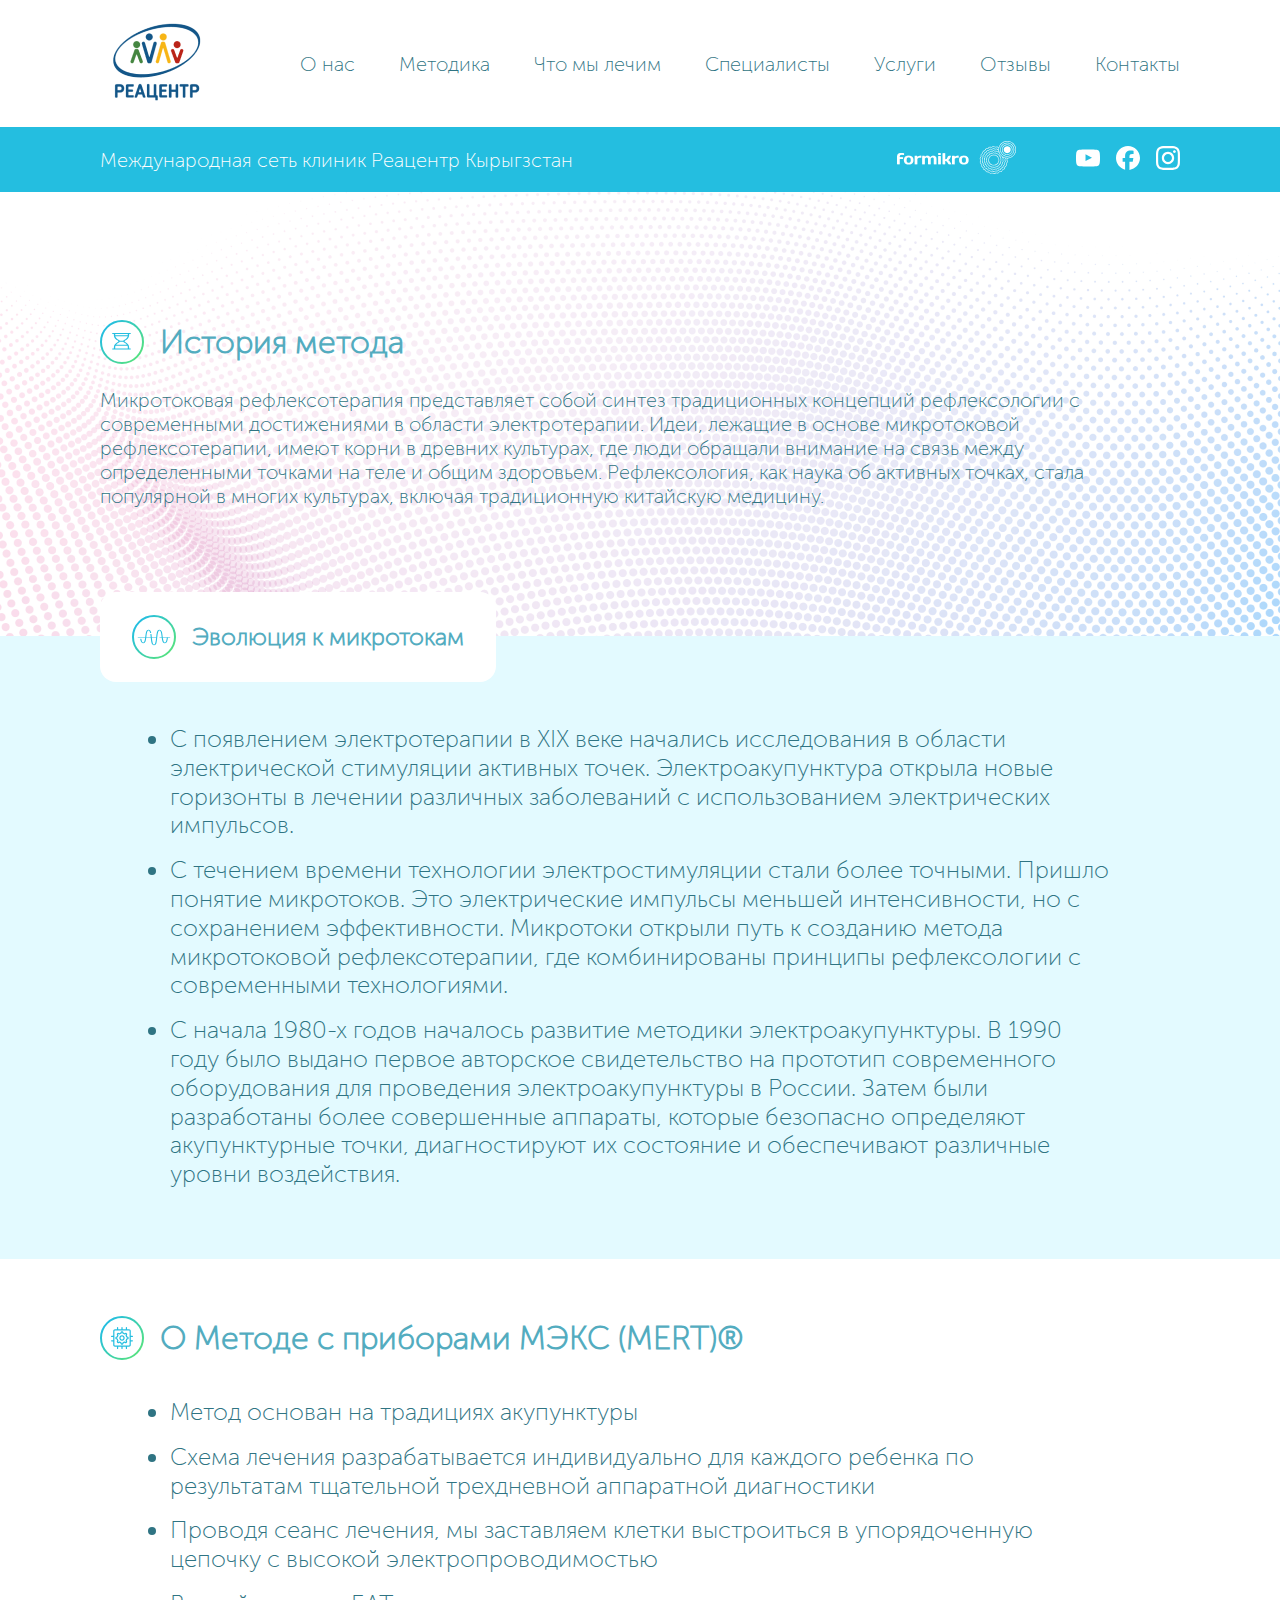
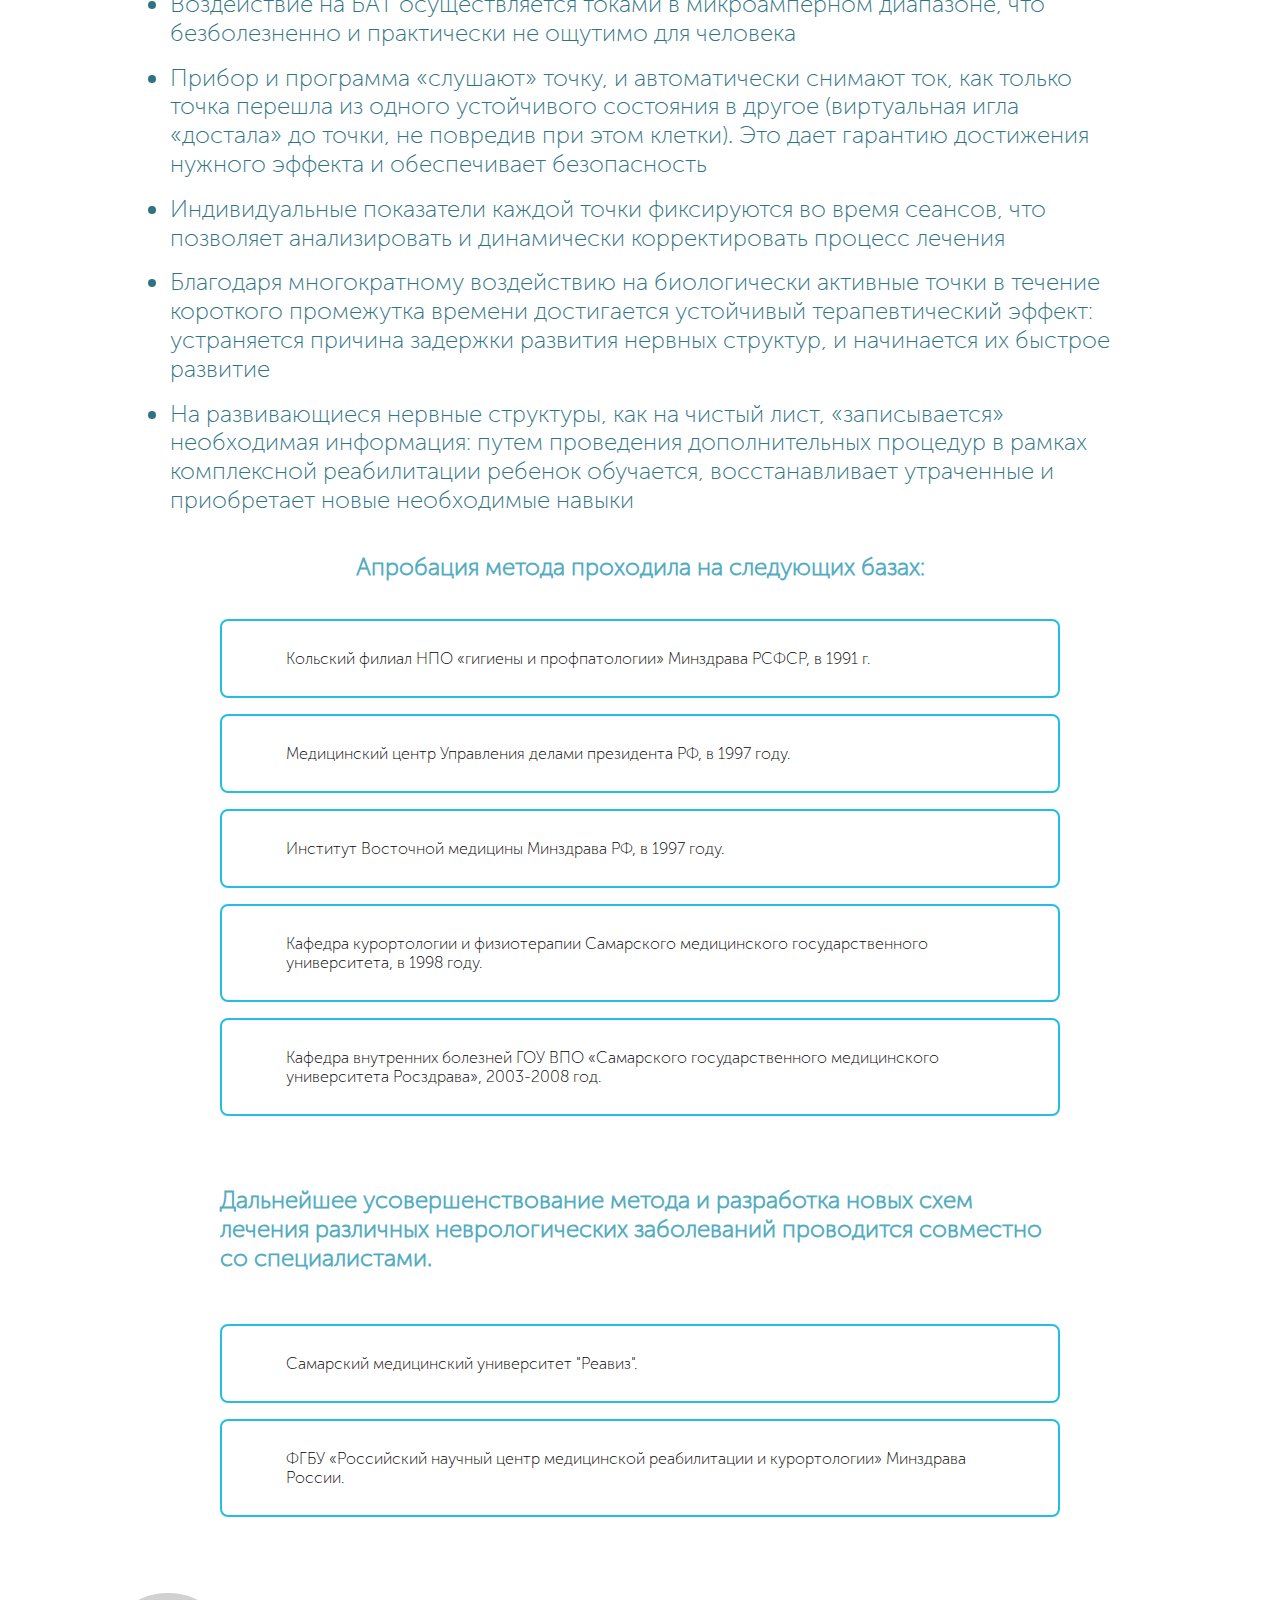
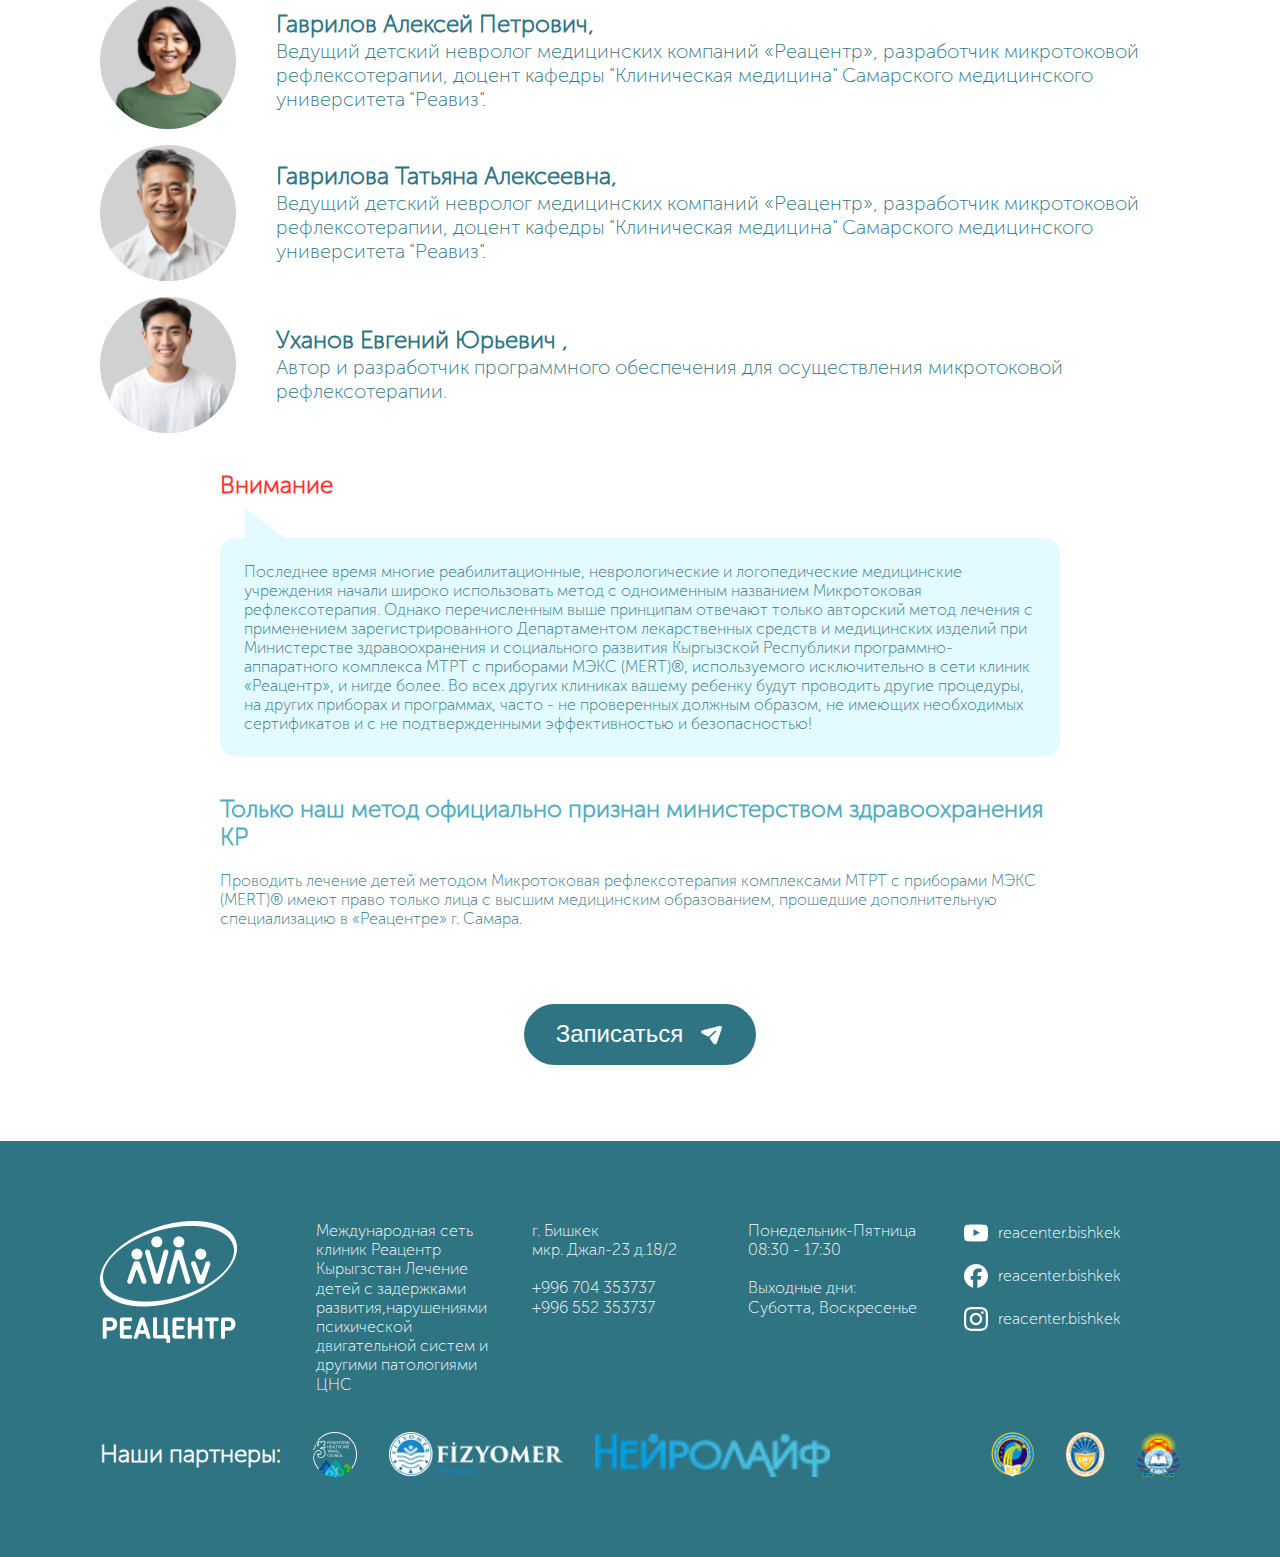
<file: metodika.html>
<!DOCTYPE html>
<html lang="en">

<head>
    <meta charset="UTF-8">
    <meta name="viewport" content="width=device-width, initial-scale=1.0">
    <title>Реацентр</title>
    <link rel="stylesheet" href="./assets/styles/style.css">
</head>

<body>
    <header>
        <div id="mobile_nav" class="mobile_nav">
            <ol>
                <li><a href="./aboutUs.html">О нас</a></li>
                <li><a class="active" href="./metodika.html">Методика</a></li>
                <li><a href="./whatWe.html">Что мы лечим</a></li>
                <li><a href="./emploes.html">Специалисты</a></li>
                <li><a href="./service.html">Услуги</a></li>
                <li><a href="./revues.html">Отзывы</a></li>
                <li><a href="./contact.html">Контакты</a></li>
            </ol>

            <svg id="closebtn" xmlns="http://www.w3.org/2000/svg" width="27" height="27" viewBox="0 0 27 27"
                fill="none">
                <path d="M6.5 20.5L13.5 13.5M13.5 13.5L20.5 6.5M13.5 13.5L6.5 6.5M13.5 13.5L20.5 20.5" stroke="#2F7483"
                    stroke-width="1.6" stroke-linecap="round" stroke-linejoin="round" />
            </svg>


        </div>





        <nav class="top_nav container">

            <button id="mobilebtn">
                <svg xmlns="http://www.w3.org/2000/svg" width="24" height="20" viewBox="0 0 24 20" fill="none">
                    <path d="M4.7998 3.6001H19.1998" stroke="#2F7483" stroke-width="1.6" stroke-linecap="round"
                        stroke-linejoin="round" />
                    <path d="M4.7998 10H19.1998" stroke="#2F7483" stroke-width="1.6" stroke-linecap="round"
                        stroke-linejoin="round" />
                    <path d="M4.7998 16.3999H19.1998" stroke="#2F7483" stroke-width="1.6" stroke-linecap="round"
                        stroke-linejoin="round" />
                </svg>
            </button>
            <div class="head_logo">
                <a href="./index.html">
                    <img src="./assets/images/реа центр.png" alt="">
                </a>
            </div>
            <div></div>
            <ol>
                <li><a href="./aboutUs.html">О нас</a></li>
                <li><a href="./metodika.html">Методика</a></li>
                <li><a href="./whatWe.html">Что мы лечим</a></li>
                <li><a href="./emploes.html">Специалисты</a></li>
                <li><a href="./service.html">Услуги</a></li>
                <li><a href="./revues.html">Отзывы</a></li>
                <li><a href="./contact.html">Контакты</a></li>
            </ol>
        </nav>
        <div class="bottom_nav_bg">
            <div class="container">
                <nav class="bottom_nav">
                    <h3>Международная сеть клиник Реацентр Кырыгзстан</h3>
                    <div class="bottom_nav_flex">
                        <div>
                            <img src="./assets/images/logo_formikro_blue 1.png" alt="">
                        </div>
                        <div class="head_sosial">
                            <a href="#" class="head_sosial_icon">
                                <img src="./assets/icon/Social Icons.svg" alt="">
                            </a>
                            <a href="#" class="head_sosial_icon">
                                <img src="./assets/icon/Social Icons — копия.svg" alt="">
                            </a>
                            <a href="#" class="head_sosial_icon">
                                <img src="./assets/icon/Social Icons — копия 2.svg" alt="">
                            </a>
                        </div>
                    </div>
                </nav>
            </div>
        </div>


    </header>
    <script>
        const mobilebtn = document.getElementById("mobilebtn");
        const closebtn = document.getElementById("closebtn");
        const mobile_nav = document.getElementById("mobile_nav");

        mobilebtn.addEventListener("click", () => {
            mobile_nav.classList.add("open"); // Открыть меню
        });

        closebtn.addEventListener("click", () => {
            mobile_nav.classList.remove("open"); // Закрыть меню
        });

    </script>
    <main class="">
        <section class="metodik_main container">
            <div class="metodik_mainn">
                <div class="head_title">
                    <svg xmlns="http://www.w3.org/2000/svg" width="44" height="44" viewBox="0 0 44 44" fill="none">
                        <rect x="1" y="1" width="42" height="42" rx="21" fill="white" />
                        <rect x="1" y="1" width="42" height="42" rx="21" stroke="url(#paint0_linear_214_7891)"
                            stroke-width="2" />
                        <path
                            d="M30.326 13.9686H29.136V15.3855C29.0667 17.4869 27.4133 19.4791 24.8359 20.762C24.7466 20.8063 24.6046 20.9825 24.6046 21.2657C24.6046 21.549 24.7466 21.7252 24.8361 21.7697C27.6089 23.1497 29.136 25.0591 29.1362 27.146V28.5631H30.326C30.6982 28.5631 30.9998 28.7799 30.9998 29.0474C30.9998 29.3149 30.6982 29.5317 30.326 29.5317H12.6738C12.3016 29.5317 12 29.3149 12 29.0474C12 28.7799 12.3016 28.5631 12.6738 28.5631H13.8636V27.1462C13.8636 25.0592 15.3909 23.1498 18.1638 21.7697C18.2533 21.7253 18.395 21.5491 18.395 21.2658C18.395 20.9825 18.2533 20.8063 18.1638 20.7618C15.3909 19.3819 13.8636 17.4724 13.8636 15.3855V13.9686H12.6738C12.3016 13.9686 12 13.7518 12 13.4843C12 13.2167 12.3016 12.9999 12.6738 12.9999H30.3262C30.6982 12.9999 31 13.2167 31 13.4843C31 13.7518 30.6982 13.9686 30.326 13.9686ZM15.2112 27.1462V28.5631L27.7886 28.563V27.1462C27.7886 26.6602 27.6874 26.1844 27.4909 25.7251H15.5088C15.3124 26.1844 15.2112 26.6602 15.2112 27.1462ZM16.0834 24.7564H26.9164C26.2863 23.9362 25.326 23.1917 24.0691 22.5662C23.7145 22.3898 23.4599 22.0998 23.3381 21.7502H19.6616C19.5398 22.0997 19.2854 22.3898 18.9309 22.5661C17.674 23.1917 16.7135 23.9362 16.0834 24.7564ZM18.9311 19.9655C19.2855 20.1419 19.54 20.4319 19.6617 20.7815H23.3381C23.4599 20.4319 23.7143 20.1419 24.0687 19.9655C26.1005 18.9543 27.3586 17.6327 27.6963 16.1828H15.3035C15.6411 17.6327 16.8992 18.9543 18.9311 19.9655ZM15.2112 13.9686V15.2141H27.7884V13.9686H15.2112Z"
                            fill="#24BEE0" />
                        <defs>
                            <linearGradient id="paint0_linear_214_7891" x1="5.38776" y1="8.53061" x2="38.1633"
                                y2="35.9184" gradientUnits="userSpaceOnUse">
                                <stop stop-color="#24BEE0" />
                                <stop offset="1" stop-color="#53E083" />
                            </linearGradient>
                        </defs>
                    </svg>
                    <h1>История метода</h1>
                </div>
                <br>
                <p>
                    Микротоковая рефлексотерапия представляет собой синтез традиционных концепций рефлексологии с
                    современными достижениями в области электротерапии.
                    Идеи, лежащие в основе микротоковой рефлексотерапии, имеют корни в древних культурах, где люди
                    обращали внимание на связь между определенными точками на теле и общим здоровьем. Рефлексология, как
                    наука об активных точках, стала популярной в многих культурах, включая традиционную китайскую
                    медицину.

                </p>
            </div>
        </section>
        <div class="metodik_section">

            <div class="container test">
                <div class="metodik_iland">
                    <svg xmlns="http://www.w3.org/2000/svg" width="44" height="44" viewBox="0 0 44 44" fill="none">
                        <circle cx="22" cy="22" r="21" fill="white" stroke="url(#paint0_linear_214_7892)"
                            stroke-width="2" />
                        <g clip-path="url(#clip0_214_7892)">
                            <path
                                d="M37.95 22.1834H30.7621C30.332 18.5355 30.1551 14.7417 27.4176 14.7417C25.8307 14.7417 25.2458 16.1272 24.9135 17.3343C24.5461 18.669 24.3601 20.4408 24.1889 22.1834H19.8112C19.7148 21.2009 19.6127 20.1996 19.4778 19.289C19.4521 19.1148 19.1864 18.9855 18.8831 19.0004C18.5804 19.0153 18.356 19.1686 18.3818 19.3428C18.5137 20.2338 18.6145 21.2169 18.7094 22.1834H14.3406C14.5318 20.5554 14.7205 18.4923 15.1627 17.1129C15.6654 15.5444 16.3232 15.375 16.5826 15.375C16.8035 15.375 17.5659 15.5524 18.1023 17.8349C18.143 18.0082 18.4198 18.1296 18.721 18.1063C19.022 18.0828 19.233 17.9233 19.1923 17.75C18.8427 16.2624 18.2593 14.7417 16.5826 14.7417C14.9885 14.7417 14.3914 16.0294 14.081 16.9979C13.6313 18.4005 13.4547 20.346 13.2381 22.1834H6.05C5.74626 22.1834 5.5 22.3252 5.5 22.5C5.5 22.6749 5.74626 22.8167 6.05 22.8167H13.1605C13.0212 23.9081 12.8513 24.9544 12.585 25.785C12.0823 27.3535 11.4245 27.5228 11.1651 27.5228C10.6583 27.5228 10.2871 26.9853 10.1109 26.6649C9.79399 26.0884 9.55288 25.2659 9.35227 24.0766C9.32291 23.9025 9.05472 23.7752 8.75167 23.792C8.44938 23.8089 8.22807 23.9637 8.25743 24.1378C8.46567 25.3724 8.72142 26.2361 9.06221 26.856C9.23897 27.1776 9.77701 28.1562 11.165 28.1562C12.7591 28.1562 13.3562 26.8685 13.6667 25.8999C13.9459 25.0286 14.1206 23.9431 14.2634 22.8167H18.7713C19.1798 26.9773 19.5526 30.2583 21.9999 30.2583C23.5868 30.2583 24.1717 28.8728 24.5039 27.6657C25.2752 24.8635 25.2401 20.1938 25.9997 17.4334C26.5257 15.5235 27.2178 15.375 27.4176 15.375C27.677 15.375 28.3348 15.5444 28.8375 17.1129C29.2797 18.4925 29.4629 20.5082 29.6595 22.1834H27.9324C27.6287 22.1834 27.3824 22.3252 27.3824 22.5C27.3824 22.6749 27.6287 22.8167 27.9324 22.8167H29.7365C29.8792 23.9431 30.0539 25.0286 30.3333 25.9C30.6437 26.8685 31.2408 28.1562 32.8349 28.1562C34.3016 28.1562 34.886 27.0926 35.1979 26.2926C35.5697 25.3389 35.7747 24.0728 35.9334 22.8167H37.95C38.2537 22.8167 38.5 22.6749 38.5 22.5C38.5 22.3252 38.2537 22.1834 37.95 22.1834ZM22.0001 29.625C21.8004 29.625 21.1082 29.4766 20.5824 27.5666C20.2259 26.2714 20.0418 24.532 19.8732 22.8167H24.1269C23.9583 24.532 23.7742 26.2714 23.4177 27.5666C22.892 29.4766 22.1997 29.625 22.0001 29.625ZM34.1245 26.1538C33.3684 28.0932 32.1164 27.9732 31.415 25.7851C31.1487 24.9544 30.9788 23.9082 30.8395 22.8167H34.8304C34.6757 24.0328 34.4768 25.2506 34.1245 26.1538Z"
                                fill="#24BEE0" />
                        </g>
                        <defs>
                            <linearGradient id="paint0_linear_214_7892" x1="5.38776" y1="8.53061" x2="38.1633"
                                y2="35.9184" gradientUnits="userSpaceOnUse">
                                <stop stop-color="#24BEE0" />
                                <stop offset="1" stop-color="#53E083" />
                            </linearGradient>
                            <clipPath id="clip0_214_7892">
                                <rect width="33" height="19" fill="white" transform="translate(5.5 13)" />
                            </clipPath>
                        </defs>
                    </svg>
                    <h1>
                        Эволюция к микротокам
                    </h1>
                </div>
                <br>
                <ul>
                    <li>С появлением электротерапии в XIX веке начались исследования в области электрической стимуляции
                        активных точек. Электроакупунктура открыла новые горизонты в лечении различных заболеваний с
                        использованием электрических импульсов.</li>
                    <li>С течением времени технологии электростимуляции стали более точными. Пришло понятие микротоков.
                        Это
                        электрические импульсы меньшей интенсивности, но с сохранением эффективности. Микротоки открыли
                        путь
                        к созданию метода микротоковой рефлексотерапии, где комбинированы принципы рефлексологии с
                        современными технологиями.</li>
                    <li>С начала 1980-х годов началось развитие методики электроакупунктуры. В 1990 году было выдано
                        первое
                        авторское свидетельство на прототип современного оборудования для проведения электроакупунктуры
                        в
                        России. Затем были разработаны более совершенные аппараты, которые безопасно определяют
                        акупунктурные точки, диагностируют их состояние и обеспечивают различные уровни воздействия.
                    </li>
                </ul>
            </div>
        </div>
        <br>
        <div class="container">
            <br><br>
            <div class="head_title">
                <svg xmlns="http://www.w3.org/2000/svg" width="44" height="44" viewBox="0 0 44 44" fill="none">
                    <rect x="1" y="1" width="42" height="42" rx="21" fill="white" />
                    <rect x="1" y="1" width="42" height="42" rx="21" stroke="url(#paint0_linear_214_7895)"
                        stroke-width="2" />
                    <path
                        d="M11.603 24.1997C11.2695 24.1997 11 24.4699 11 24.8025C11 25.1351 11.2695 25.4053 11.603 25.4053H13.2039V29.0392C13.2039 30.0118 13.9946 30.7967 14.9618 30.7967H16.9771V32.3972C16.9771 32.7297 17.2474 33 17.5801 33C17.9127 33 18.1831 32.7297 18.1831 32.3972V30.7967H21.397V32.3972C21.397 32.7297 21.6674 33 22 33C22.3326 33 22.603 32.7297 22.603 32.3972V30.7967H25.8177V32.3972C25.8177 32.7297 26.0873 33 26.4207 33C26.7534 33 27.0229 32.7297 27.0229 32.3972V30.7967H29.0382C30.0118 30.7967 30.7969 30.0061 30.7969 29.0392V25.4053H32.3978C32.7305 25.4053 33 25.1351 33 24.8025C33 24.4699 32.7305 24.1997 32.3978 24.1997H30.7969V20.9857H32.3978C32.7305 20.9857 33 20.7163 33 20.3837C33 20.0512 32.7305 19.7809 32.3978 19.7809H30.7969L30.8026 14.96C30.8026 13.9866 30.0118 13.2025 29.0447 13.2025H27.0294V11.602C27.0294 11.2694 26.759 11 26.4264 11C26.0937 11 25.8242 11.2694 25.8242 11.602V13.2033H22.6094V11.602C22.6094 11.2694 22.3391 11 22 11C21.6609 11 21.397 11.2694 21.397 11.602V13.2033H18.1831V11.602C18.1831 11.2694 17.9127 11 17.5801 11C17.2474 11 16.9771 11.2694 16.9771 11.602V13.2033H14.9618C13.989 13.2033 13.2039 13.9939 13.2039 14.9608V19.7817H11.603C11.2695 19.7817 11 20.052 11 20.3845C11 20.7171 11.2695 20.9865 11.603 20.9865H13.2039V24.2005H11.603V24.1997ZM14.409 14.8556C14.4106 14.6347 14.6543 14.4081 14.9618 14.4081H29.0447C29.3466 14.4081 29.5554 14.4882 29.5975 14.8556V27.4209C29.5975 29.341 29.3522 29.5927 29.0447 29.5927H14.9618C14.6607 29.5927 14.409 29.3475 14.409 27.4209V14.8556Z"
                        fill="#24BEE0" />
                    <path
                        d="M27.9732 20.7163L27.2383 20.4784C27.1315 20.1014 26.981 19.7373 26.7859 19.3926L27.138 18.7015C27.3322 18.3253 27.257 17.873 26.9623 17.572L26.4411 17.0509C26.1392 16.7499 25.6876 16.6803 25.3104 16.8753L24.6201 17.2265C24.2745 17.0379 23.9167 16.8874 23.5339 16.775L23.2951 16.0402C23.1632 15.6381 22.7933 15.3687 22.3725 15.3687H21.6311C21.211 15.3687 20.8339 15.6381 20.7084 16.0402L20.4697 16.775C20.0933 16.8874 19.7291 17.0379 19.3835 17.2265L18.6931 16.8753C18.316 16.6803 17.8643 16.7555 17.5633 17.0509L17.042 17.572C16.7401 17.873 16.6713 18.3253 16.8656 18.7015L17.2177 19.3926C17.0291 19.7373 16.8785 20.0949 16.7652 20.4784L16.0311 20.7163C15.6289 20.8482 15.3594 21.2188 15.3594 21.6396V22.3799C15.3594 22.7942 15.6289 23.1648 16.0311 23.2967L16.7652 23.5354C16.8721 23.9117 17.0226 24.2758 17.2177 24.6213L16.8656 25.3115C16.6713 25.6877 16.7466 26.1401 17.042 26.4411L17.5633 26.9622C17.8643 27.264 18.316 27.3328 18.6931 27.1442L19.3835 26.7931C19.7291 26.9808 20.0933 27.1321 20.4697 27.2446L20.7084 27.9793C20.8404 28.3806 21.211 28.6509 21.6311 28.6509H22.3725C22.7933 28.6509 23.1697 28.3806 23.2951 27.9793L23.5339 27.2446C23.9103 27.1321 24.2745 26.9808 24.6201 26.7931L25.3104 27.1442C25.6876 27.3392 26.1457 27.264 26.4411 26.9686L26.9623 26.4475C27.2634 26.1465 27.3322 25.6942 27.138 25.318L26.7859 24.627C26.9745 24.2879 27.125 23.9238 27.2383 23.5411L27.9732 23.3024C28.3747 23.1713 28.645 22.8007 28.645 22.3799V21.6396C28.645 21.2188 28.3747 20.8426 27.9732 20.7163ZM27.4391 22.1857L26.548 22.4738C26.3464 22.5369 26.1894 22.7068 26.1457 22.9196C26.0389 23.4035 25.8511 23.855 25.5872 24.2572C25.4675 24.4392 25.4618 24.665 25.5557 24.8592L25.9822 25.6942L25.6997 25.9701L24.8653 25.5437C24.6702 25.4434 24.4444 25.4555 24.2623 25.5753C23.8544 25.8391 23.402 26.0268 22.9253 26.1336C22.7181 26.1773 22.5481 26.3343 22.4793 26.5357L22.1904 27.4266H21.7946L21.5056 26.5357C21.4369 26.3286 21.2677 26.1773 21.0605 26.1336C20.5895 26.0268 20.137 25.8447 19.7162 25.5753C19.534 25.462 19.3082 25.4499 19.1197 25.5502L18.2852 25.9766L18.0027 25.6942L18.4293 24.8592C18.5232 24.6715 18.5175 24.4392 18.4042 24.2628C18.1403 23.8429 17.9526 23.3906 17.8457 22.9196C17.8012 22.7125 17.6442 22.5434 17.4435 22.4738L16.5524 22.1857V21.8022H16.5645L17.4564 21.5142C17.6571 21.451 17.8142 21.2819 17.8579 21.0683C17.9647 20.5844 18.1533 20.1329 18.4171 19.7308C18.5361 19.5487 18.5426 19.323 18.4479 19.1288L18.0214 18.2937L18.2973 18.0113L19.1326 18.4378C19.3212 18.5381 19.5535 18.526 19.7356 18.407C20.1435 18.1432 20.5951 17.9547 21.0726 17.8479C21.2798 17.8042 21.4498 17.6472 21.5186 17.4466L21.8075 16.5549H22.2025L22.4914 17.4466C22.5546 17.6537 22.7237 17.8042 22.9374 17.8479C23.4149 17.9547 23.8665 18.1368 24.2745 18.4005C24.4566 18.5195 24.6832 18.526 24.8774 18.4321L25.7127 18.0049L25.9887 18.2808L25.5622 19.1158C25.4618 19.3108 25.4739 19.5366 25.5937 19.7186C25.8568 20.1265 26.0453 20.5788 26.1457 21.0554C26.1894 21.2625 26.3464 21.4324 26.548 21.5012L27.4391 21.7901V22.1857Z"
                        fill="#24BEE0" />
                    <path
                        d="M22.0073 19.2979C20.5132 19.2979 19.3008 20.5092 19.3008 21.9972C19.3008 23.4909 20.5132 24.7022 22.0073 24.7022C23.4949 24.7022 24.7073 23.4909 24.7073 21.9972C24.7073 20.5092 23.4949 19.2979 22.0073 19.2979ZM22.0073 23.4973C21.185 23.4973 20.5132 22.8257 20.5132 22.0037C20.5067 21.1751 21.1785 20.5092 22.0073 20.5092C22.8296 20.5092 23.5014 21.1807 23.5014 22.0037C23.5014 22.8257 22.8296 23.4973 22.0073 23.4973Z"
                        fill="#24BEE0" />
                    <defs>
                        <linearGradient id="paint0_linear_214_7895" x1="5.38776" y1="8.53061" x2="38.1633" y2="35.9184"
                            gradientUnits="userSpaceOnUse">
                            <stop stop-color="#24BEE0" />
                            <stop offset="1" stop-color="#53E083" />
                        </linearGradient>
                    </defs>
                </svg>
                <h1>О Методе с приборами МЭКС (MERT)®</h1>
            </div>
            <br><br>
            <ul>
                <li>
                    Метод основан на традициях акупунктуры
                </li>
                <li>Схема лечения разрабатывается индивидуально для каждого ребенка по результатам тщательной
                    трехдневной аппаратной диагностики</li>
                <li>Проводя сеанс лечения, мы заставляем клетки выстроиться в упорядоченную цепочку с высокой
                    электропроводимостью</li>
                <li>Воздействие на БАТ осуществляется токами в микроамперном диапазоне, что безболезненно и практически
                    не ощутимо для человека</li>
                <li>Прибор и программа «слушают» точку, и автоматически снимают ток, как только точка перешла из одного
                    устойчивого состояния в другое (виртуальная игла «достала» до точки, не повредив при этом клетки).
                    Это дает гарантию достижения нужного эффекта и обеспечивает безопасность</li>
                <li>
                    Индивидуальные показатели каждой точки фиксируются во время сеансов, что позволяет анализировать и
                    динамически корректировать процесс лечения
                </li>
                <li>
                    Благодаря многократному воздействию на биологически активные точки в течение короткого промежутка
                    времени достигается устойчивый терапевтический эффект: устраняется причина задержки развития нервных
                    структур, и начинается их быстрое развитие
                </li>
                <li>
                    На развивающиеся нервные структуры, как на чистый лист, «записывается» необходимая информация: путем
                    проведения дополнительных процедур в рамках комплексной реабилитации ребенок обучается,
                    восстанавливает утраченные и приобретает новые необходимые навыки
                </li>
            </ul>
            <br><br>
            <div class="filials">

                <h1>Апробация метода проходила на следующих базах:
                </h1>

            </div>
            <br><br>
            <div class="adresses_list">
                <div class="adresses_list_item">
                    Кольский филиал НПО «гигиены и профпатологии» Минздрава РСФСР, в 1991 г.
                </div>
                <div class="adresses_list_item">
                    Медицинский центр Управления делами президента РФ, в 1997 году.
                </div>
                <div class="adresses_list_item">
                    Институт Восточной медицины Минздрава РФ, в 1997 году.
                </div>
                <div class="adresses_list_item">
                    Кафедра курортологии и физиотерапии Самарского медицинского государственного университета, в 1998
                    году.
                </div>
                <div class="adresses_list_item">
                    Кафедра внутренних болезней ГОУ ВПО «Самарского государственного медицинского университета
                    Росздрава», 2003-2008 год.
                </div>
                <br><br>
                <div class="filials">
                    <h1>
                        Дальнейшее усовершенствование метода и разработка новых схем лечения различных неврологических
                        заболеваний проводится совместно со специалистами.
                    </h1>
                </div>
                <br>
                <div class="adresses_list_item">
                    Самарский медицинский университет "Реавиз".
                </div>
                <div class="adresses_list_item">
                    ФГБУ «Российский научный центр медицинской реабилитации и курортологии» Минздрава России.
                </div>

            </div>
            <br><br>
            <br><br>
            <div class="users_list">
                <div class="user_item">
                    <div class="user_item_avatar">
                        <img src="./assets/images/MetodikaVrachi/5ab93452-dbf0-4932-ab8b-1a741628a1c7 1.png"
                            alt="">
                    </div>
                    <div class="user_item_info">
                        <h1>Гаврилов Алексей Петрович,</h1>
                        <p>Ведущий детский невролог медицинских компаний «Реацентр», разработчик микротоковой
                            рефлексотерапии, доцент кафедры "Клиническая медицина" Самарского медицинского университета
                            "Реавиз".</p>
                    </div>
                </div>
                <div class="user_item">
                    <div class="user_item_avatar">
                        <img src="./assets/images/MetodikaVrachi/8e85beac-0208-4168-94de-d9da5a49eaef 1.png"
                            alt="">
                    </div>
                    <div>
                        <h1>Гаврилова Татьяна Алексеевна,                       </h1>
                        <p>Ведущий детский невролог медицинских компаний «Реацентр», разработчик микротоковой рефлексотерапии, доцент кафедры "Клиническая медицина" Самарского медицинского университета "Реавиз".</p>
                    </div>
                </div>
                <div class="user_item">
                    <div class="user_item_avatar">
                        <img src="./assets/images/MetodikaVrachi/smiling_happy_man_standing_on_transparent_background_asian_people_posing_g_1_2_1 1.png"
                            alt="">
                    </div>
                    <div>
                        <h1>Уханов Евгений Юрьевич
                            ,</h1>
                        <p>Автор и разработчик программного обеспечения для осуществления микротоковой рефлексотерапии.</p>
                    </div>
                </div>
            </div>

            <br><br>
            <div class="warning">
                <h1>Внимание</h1>

                <br><br>
                <div class="messege">
                    <svg class="vinland" xmlns="http://www.w3.org/2000/svg" width="45" height="33" viewBox="0 0 45 33"
                        fill="none">
                        <path d="M0.521686 0.314091L44.7483 32.2131L1.08482 32.2133L0.521686 0.314091Z"
                            fill="#E3FAFF" />
                    </svg>

                    <p> Последнее время многие реабилитационные, неврологические и логопедические медицинские учреждения
                        начали широко использовать метод с одноименным названием Микротоковая рефлексотерапия. Однако
                        перечисленным выше принципам отвечают только авторский метод лечения с применением
                        зарегистрированного Департаментом лекарственных средств и медицинских изделий при Министерстве
                        здравоохранения и социального развития Кыргызской Республики программно-аппаратного комплекса
                        МТРТ с
                        приборами МЭКС (MERT)®, используемого исключительно в сети клиник «Реацентр», и нигде более. Во
                        всех
                        других клиниках вашему ребенку будут проводить другие процедуры, на других приборах и
                        программах,
                        часто - не проверенных должным образом, не имеющих необходимых сертификатов и с не
                        подтвержденными
                        эффективностью и безопасностью!</p>
                </div>
            </div>
            <br><br>
            <div class="warning">
                <h2>
                    Только наш метод официально признан министерством здравоохранения КР
                </h2>
                <br>
                <p>
                    Проводить лечение детей методом Микротоковая рефлексотерапия комплексами МТРТ с приборами МЭКС
                    (MERT)® имеют право только лица с высшим медицинским образованием, прошедшие дополнительную
                    специализацию в «Реацентре» г. Самара.
                </p>
                <br><br><br><br>
                <button class="from_button">
                    Записаться
                    <svg xmlns="http://www.w3.org/2000/svg" width="25" height="22" viewBox="0 0 25 22" fill="none">
                        <path
                            d="M22.3292 2.36674C21.8081 1.89613 21.037 1.72081 20.3179 1.90536L3.55065 6.19615C2.792 6.38162 2.25428 6.91405 2.10943 7.59042C1.96146 8.2788 2.47833 9.15264 3.15361 9.51805L8.39638 12.3537C8.9341 12.6443 9.62814 12.5714 10.0731 12.1765L16.0766 6.86053C16.3788 6.5837 16.879 6.5837 17.1812 6.86053C17.4834 7.12813 17.4834 7.56182 17.1812 7.83864L11.1673 13.1555C10.7213 13.5495 10.6379 14.1632 10.9662 14.6393L14.1696 19.2992C14.5447 19.8528 15.1908 20.1666 15.8995 20.1666C15.9828 20.1666 16.0766 20.1666 16.16 20.1574C16.9728 20.0651 17.6189 19.576 17.8586 18.884L22.8294 4.14764C23.0482 3.52017 22.8502 2.83734 22.3292 2.36674Z"
                            fill="white" />
                    </svg>
                </button>
                <br><br><br><br>
            </div>
        </div>
    </main>
    <footer>
        <div class="container">
            <div class="top_footer">
                <div><img src="./assets/images/лого_белый.png" alt=""></div>
                <div>
                    <p>Международная сеть клиник
                        Реацентр Кырыгзстан Лечение
                        детей с задержками развития,нарушениями психической двигательной систем и другими патологиями
                        ЦНС</p>
                </div>
                <div>
                    <p>
                        г. Бишкек
                        <br>
                        мкр. Джал-23 д.18/2
                    </p>
                    <br>
                    <p><a href="">
                            +996 704 353737

                        </a></p>
                    <p><a href="">
                            +996 552 353737


                        </a></p>
                </div>
                <div>
                    <p>Понедельник-Пятница </p>
                    <p>08:30 - 17:30
                    </p>
                    <br>
                    <p>Выходные дни:</p>
                    <p>Cуботта, Воскресенье</p>
                </div>
                <div>
                    <a href="">
                        <img src="./assets/icon/Social Icons.svg" alt=""> reacenter.bishkek
                    </a>
                    <br>
                    <a href="">
                        <img src="./assets/icon/Social Icons — копия.svg" alt=""> reacenter.bishkek
                    </a>
                    <br>
                    <a href="">
                        <img src="./assets/icon/Social Icons — копия 2.svg" alt=""> reacenter.bishkek
                    </a>
                </div>
            </div>
            <br><br>
            <div class="bottom_footer">

                <div class="bottom_footer_part">
                    <h1>Наши партнеры:</h1>
                    <img src="./assets/images/KHTC-01 2.png" alt="">
                    <img src="./assets/images/Group.png" alt="">
                    <img src="./assets/images/Group — копия.png" alt="">
                </div>
                <div class="bottom_footer_part">
                    <img src="./assets/images/image 16.png" alt="">
                    <img src="./assets/images/image 17.png" alt="">
                    <img src="./assets/images/Logo_Kyrgyz_State_Medical_Academy.svg 2.png" alt="">
                </div>
            </div>
        </div>
    </footer>
    <script src="./assets/js/script.js"></script>
</body>

</html>
</file>
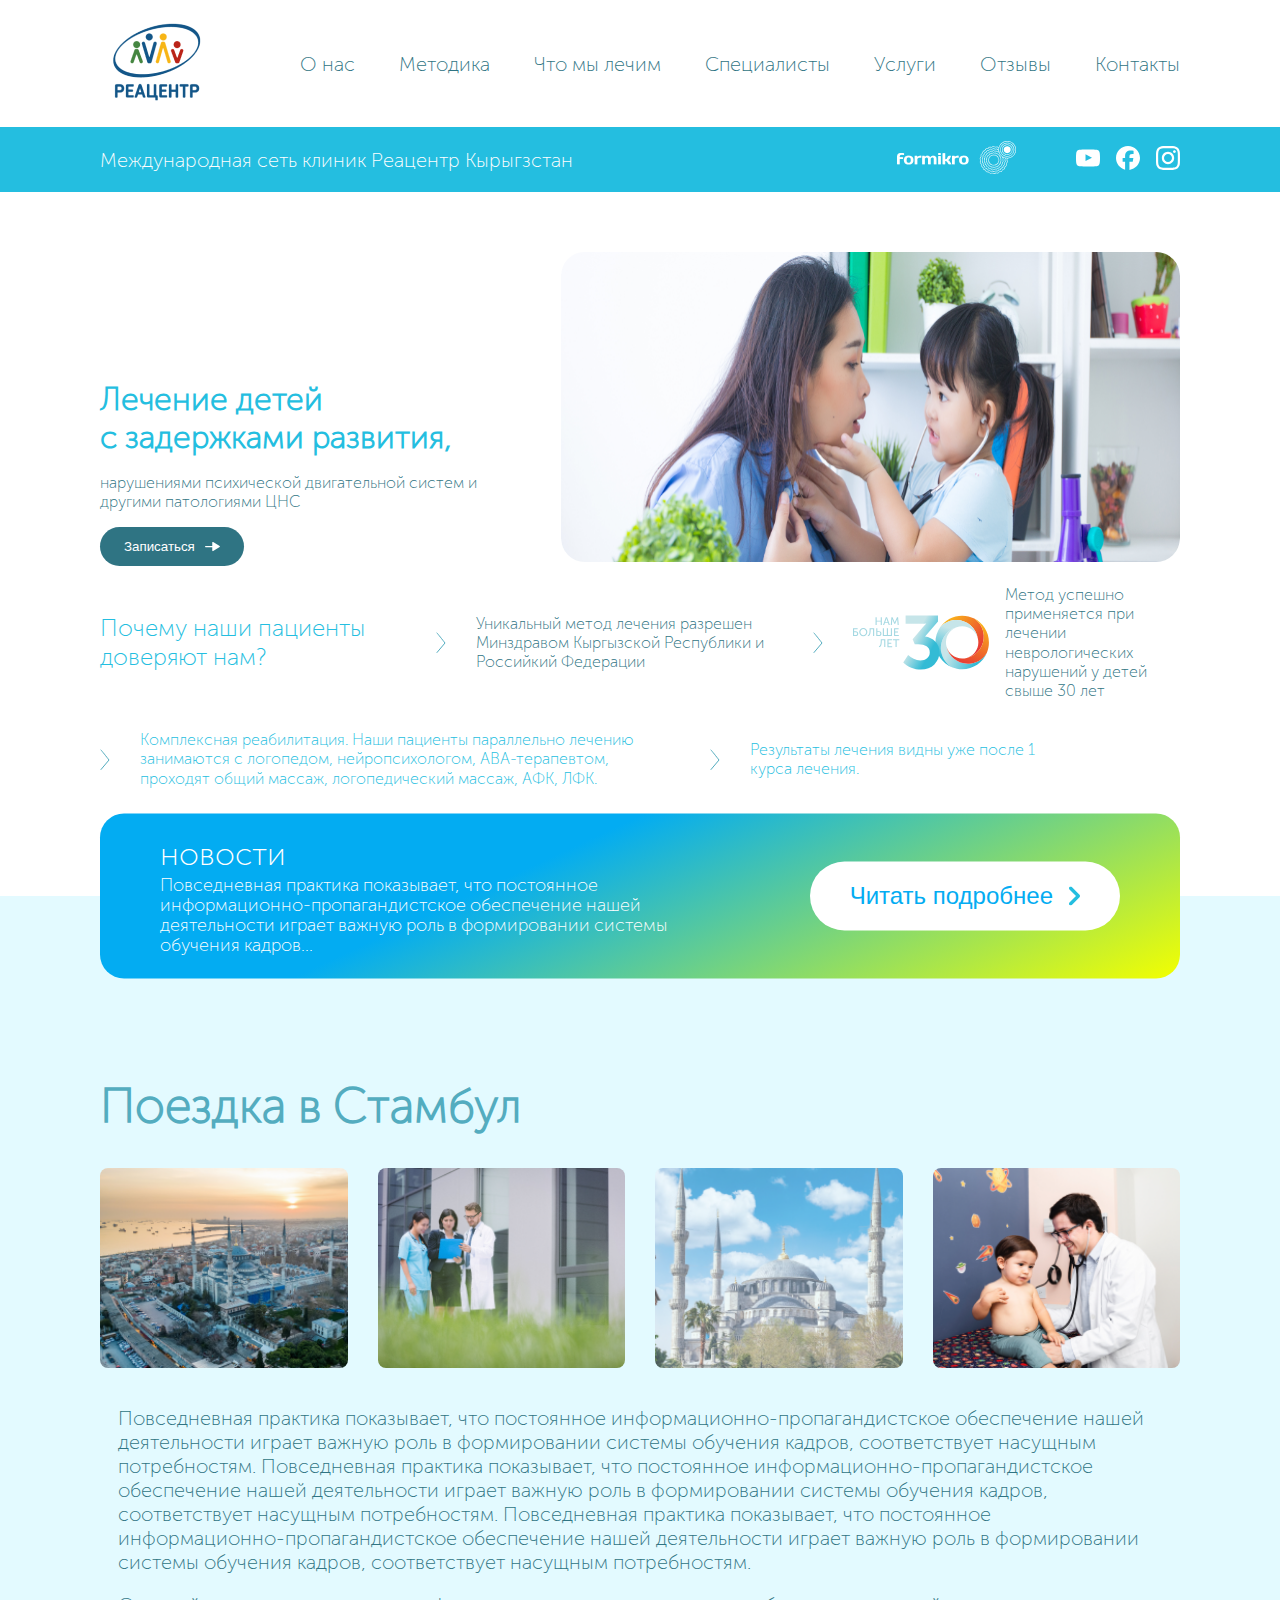
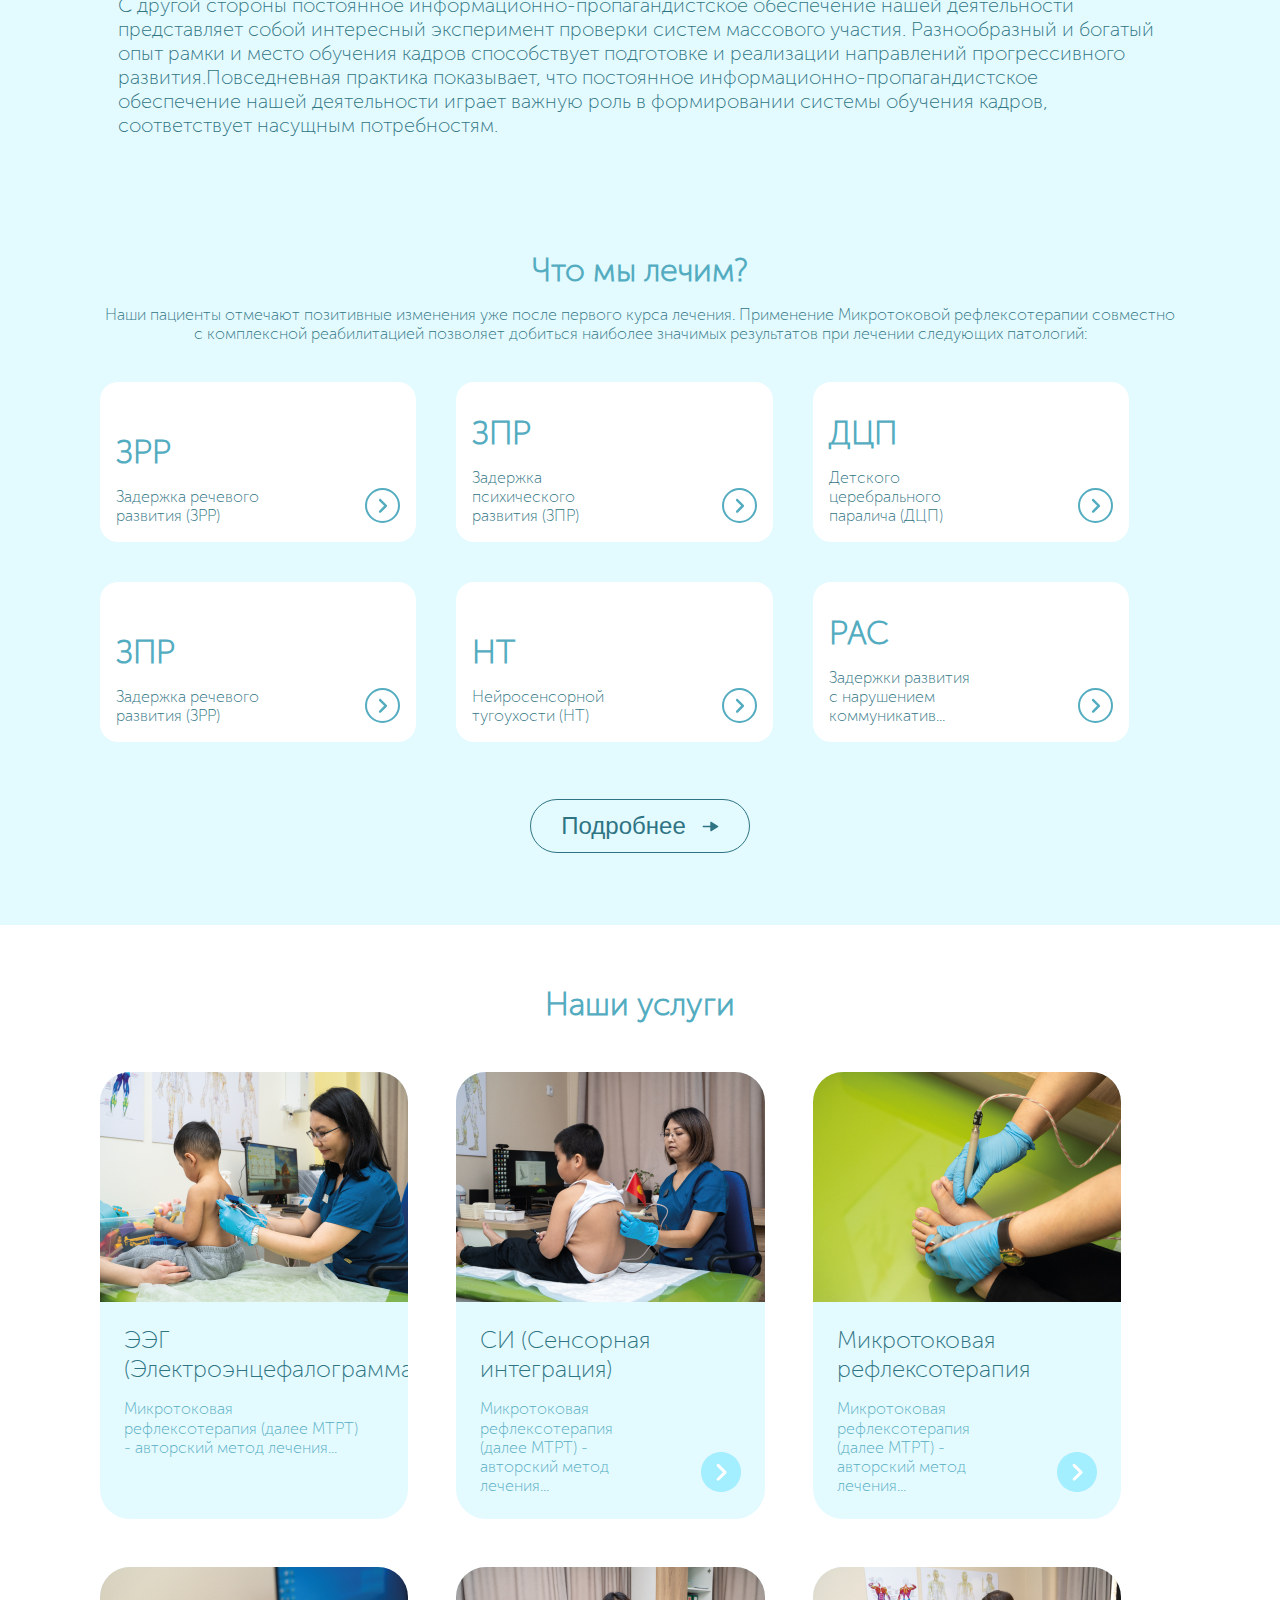
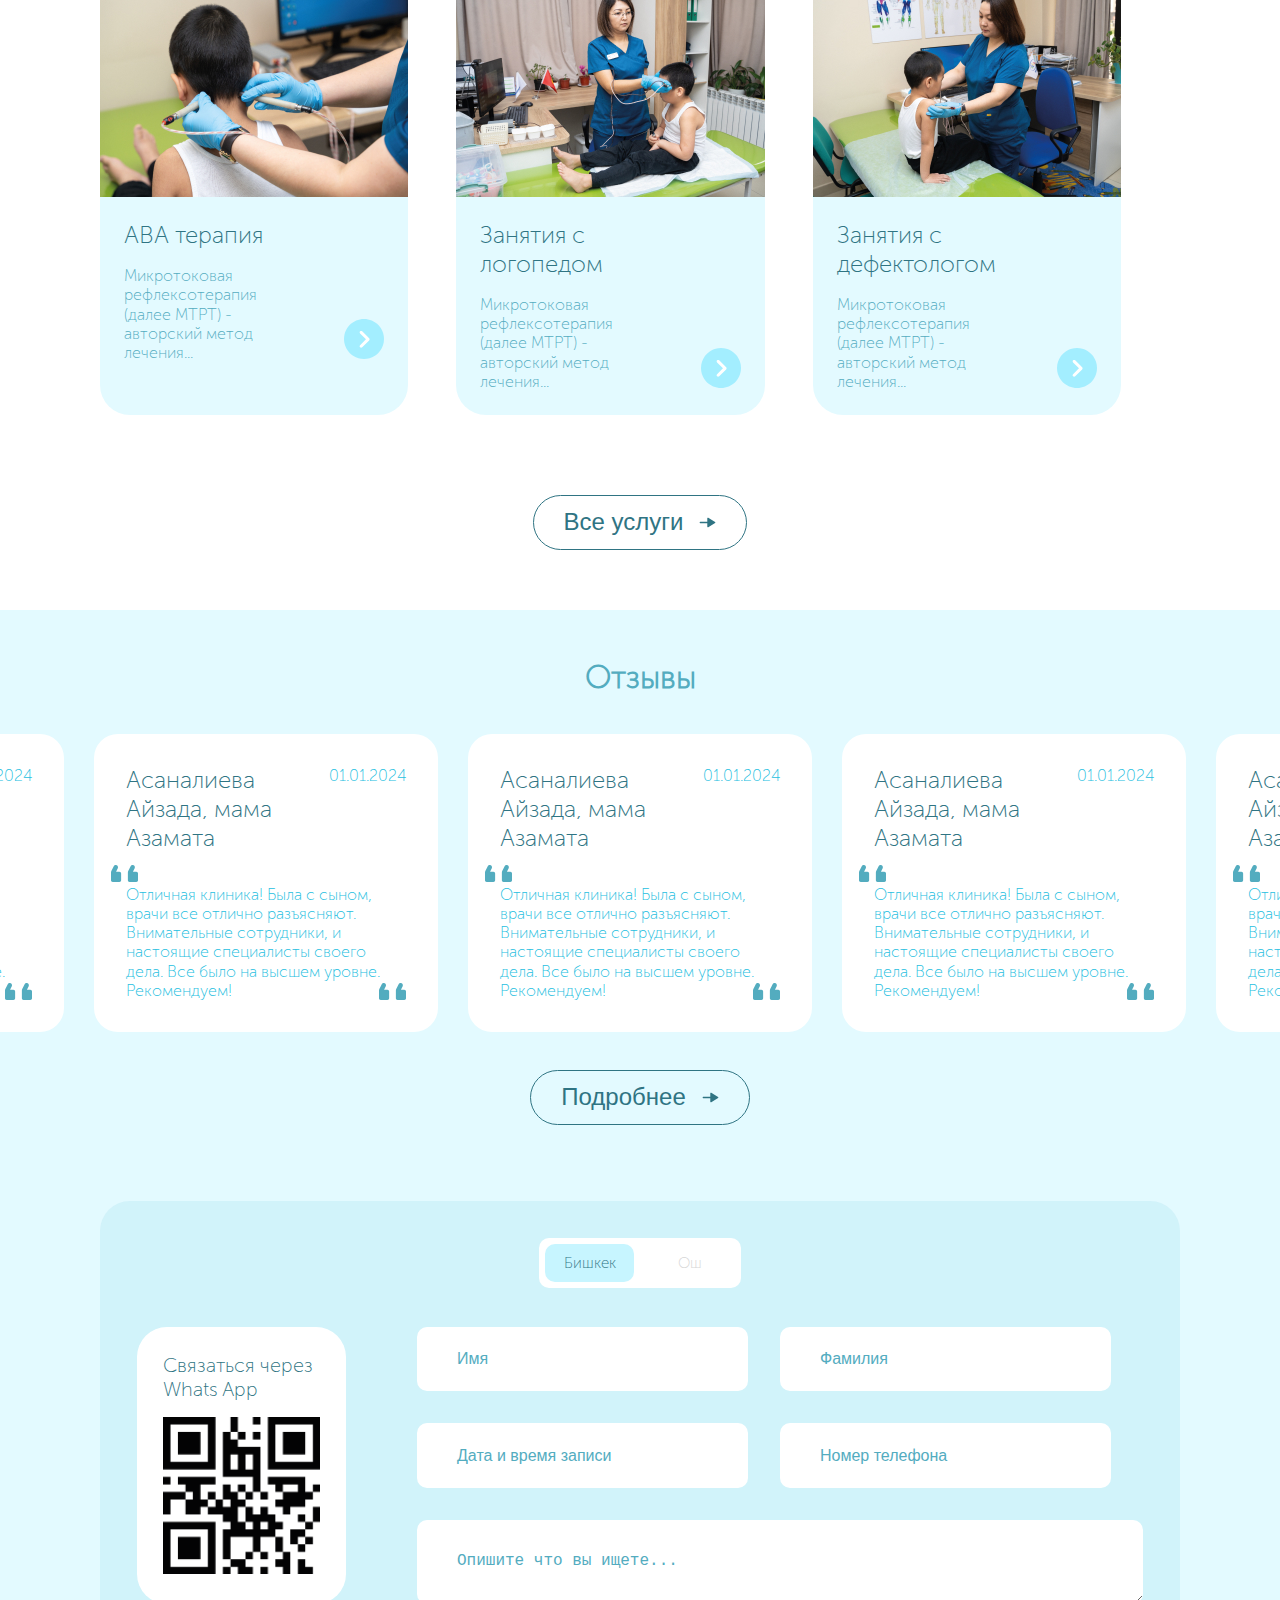
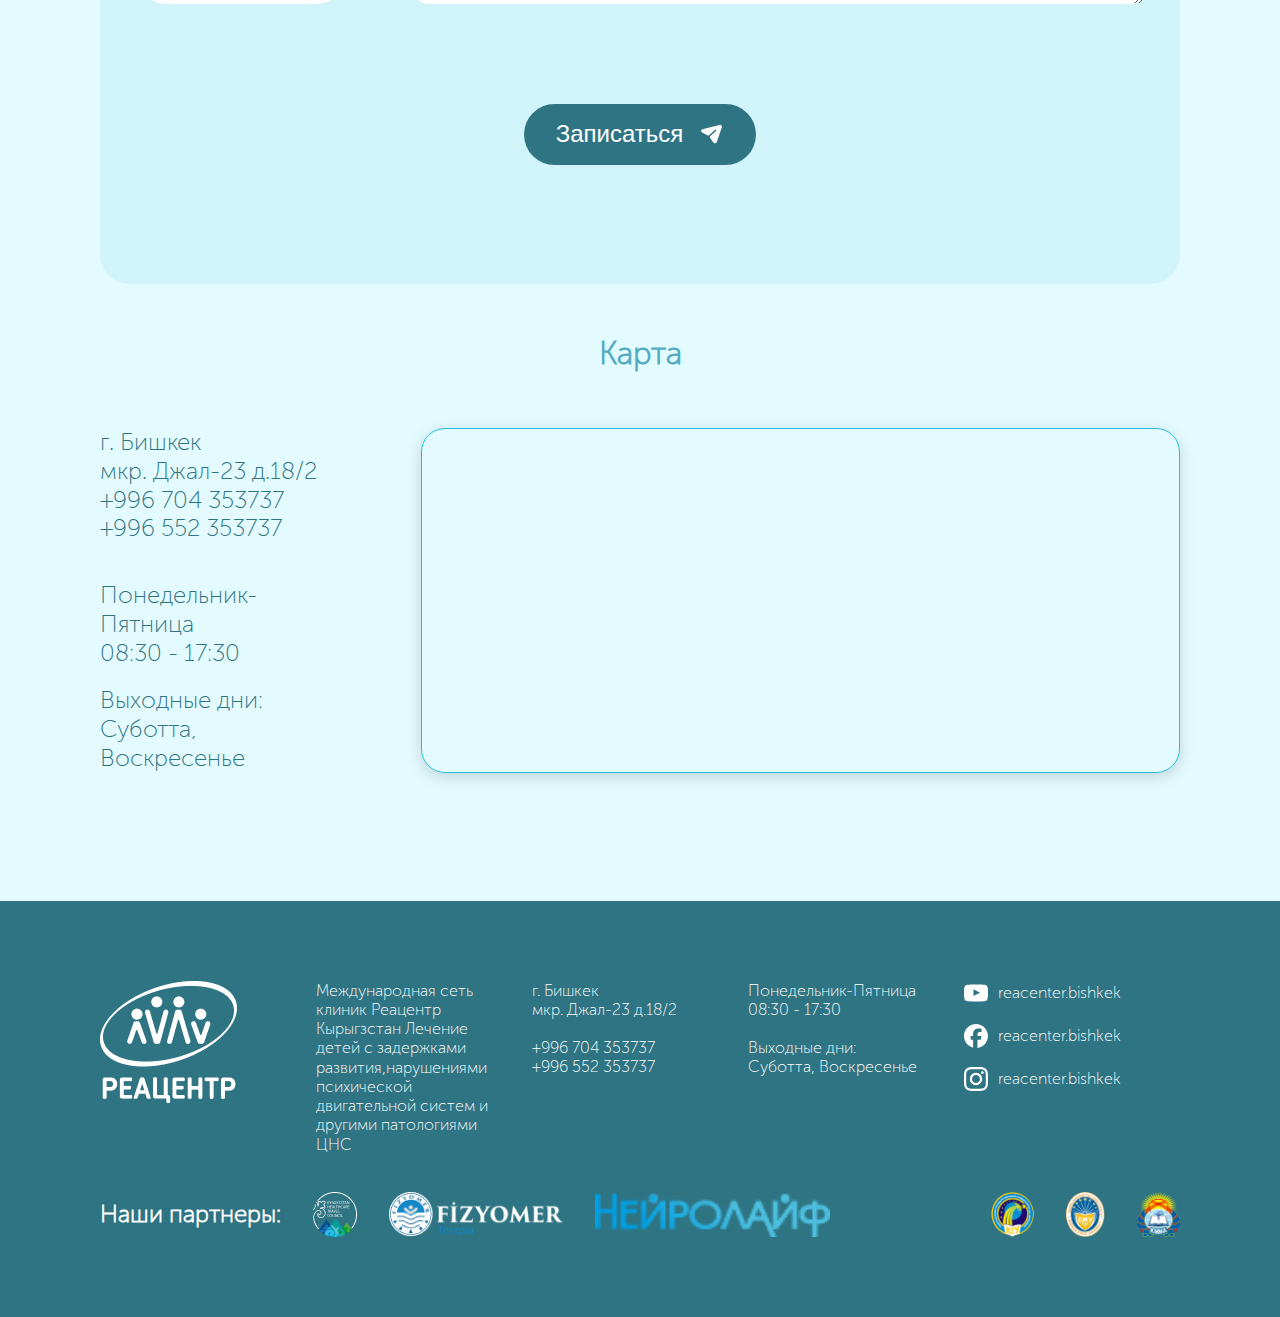
<file: news.html>
<!DOCTYPE html>
<html lang="en">

<head>
    <meta charset="UTF-8">
    <meta name="viewport" content="width=device-width, initial-scale=1.0">
    <title>Реацентр</title>
    <link rel="stylesheet" href="./assets/styles/style.css">
    <link rel="stylesheet" href="./assets/styles/swiper.min.css">
</head>

<body>
    <header>
        <div id="mobile_nav" class="mobile_nav">
            <ol>
                <li><a class="active" href="./aboutUs.html">О нас</a></li>
                <li><a href="./metodika.html">Методика</a></li>
                <li><a href="./whatWe.html">Что мы лечим</a></li>
                <li><a href="./emploes.html">Специалисты</a></li>
                <li><a href="./service.html">Услуги</a></li>
                <li><a href="./revues.html">Отзывы</a></li>
                <li><a href="./contact.html">Контакты</a></li>
            </ol>

            <svg id="closebtn" xmlns="http://www.w3.org/2000/svg" width="27" height="27" viewBox="0 0 27 27"
                fill="none">
                <path d="M6.5 20.5L13.5 13.5M13.5 13.5L20.5 6.5M13.5 13.5L6.5 6.5M13.5 13.5L20.5 20.5" stroke="#2F7483"
                    stroke-width="1.6" stroke-linecap="round" stroke-linejoin="round" />
            </svg>


        </div>





        <nav class="top_nav container">

            <button id="mobilebtn">
                <svg xmlns="http://www.w3.org/2000/svg" width="24" height="20" viewBox="0 0 24 20" fill="none">
                    <path d="M4.7998 3.6001H19.1998" stroke="#2F7483" stroke-width="1.6" stroke-linecap="round"
                        stroke-linejoin="round" />
                    <path d="M4.7998 10H19.1998" stroke="#2F7483" stroke-width="1.6" stroke-linecap="round"
                        stroke-linejoin="round" />
                    <path d="M4.7998 16.3999H19.1998" stroke="#2F7483" stroke-width="1.6" stroke-linecap="round"
                        stroke-linejoin="round" />
                </svg>
            </button>
            <div class="head_logo">
                <a href="./index.html">
                    <img src="./assets/images/реа центр.png" alt="">
                </a>
            </div>
            <div></div>
            <ol>
                <li><a href="./aboutUs.html">О нас</a></li>
                <li><a href="./metodika.html">Методика</a></li>
                <li><a href="./whatWe.html">Что мы лечим</a></li>
                <li><a href="./emploes.html">Специалисты</a></li>
                <li><a href="./service.html">Услуги</a></li>
                <li><a href="./revues.html">Отзывы</a></li>
                <li><a href="./contact.html">Контакты</a></li>
            </ol>
        </nav>
        <div class="bottom_nav_bg">
            <div class="container">
                <nav class="bottom_nav">
                    <h3>Международная сеть клиник Реацентр Кырыгзстан</h3>
                    <div class="bottom_nav_flex">
                        <div>
                            <img src="./assets/images/logo_formikro_blue 1.png" alt="">
                        </div>
                        <div class="head_sosial">
                            <a href="#" class="head_sosial_icon">
                                <img src="./assets/icon/Social Icons.svg" alt="">
                            </a>
                            <a href="#" class="head_sosial_icon">
                                <img src="./assets/icon/Social Icons — копия.svg" alt="">
                            </a>
                            <a href="#" class="head_sosial_icon">
                                <img src="./assets/icon/Social Icons — копия 2.svg" alt="">
                            </a>
                        </div>
                    </div>
                </nav>
            </div>
        </div>


    </header>
    <script>
        const mobilebtn = document.getElementById("mobilebtn");
        const closebtn = document.getElementById("closebtn");
        const mobile_nav = document.getElementById("mobile_nav");

        mobilebtn.addEventListener("click", () => {
            mobile_nav.classList.add("open"); // Открыть меню
        });

        closebtn.addEventListener("click", () => {
            mobile_nav.classList.remove("open"); // Закрыть меню
        });

    </script>
    <main>
        <section class="head_section container">
            <div class="top_head_section">
                <div class="top_head_section_left">
                    <div class="bottom_head_section_list_item noneINDesk">
                        <img src="./assets/images/Group.svg" alt="">
                        <h2>
                            Метод успешно применяется
                            при лечении неврологических
                            нарушений у детей свыше 30 лет
                        </h2>
                    </div>
                    <h1>
                        Лечение детей <br>
                        с задержками развития,
                    </h1>
                    <h2>
                        нарушениями психической двигательной систем и другими патологиями ЦНС
                    </h2>
                    <button class="button ">
                        Записаться
                        <svg xmlns="http://www.w3.org/2000/svg" width="15" height="10" viewBox="0 0 15 10" fill="none">
                            <path
                                d="M7.56968 0.0749141C7.37592 0.180113 7.25512 0.380149 7.25512 0.597719V3.98559H0.608039C0.272401 3.98559 0 4.25337 0 4.58331C0 4.91325 0.272401 5.18103 0.608039 5.18103H7.25512V8.5689C7.25512 8.78727 7.37592 8.98731 7.56968 9.09171C7.76344 9.19771 8.00017 9.19053 8.18745 9.07497L14.6213 5.08938C14.798 4.9794 14.9051 4.78893 14.9051 4.58331C14.9051 4.3777 14.798 4.18722 14.6213 4.07724L8.18745 0.0916503C8.08854 0.0310814 7.97585 0 7.86316 0C7.76263 0 7.66129 0.0255027 7.56968 0.0749141Z"
                                fill="white" />
                        </svg>
                    </button>
                </div>
                <div class="top_head_section_right">
                    <div class="swiper">
                        <img src="./assets/images/slider main.png" alt="">
                    </div>
                </div>
            </div>
            <br>
            <div class="bottom_head_section">
                <div class="bottom_head_section_list">
                    <div class="bottom_head_section_list_item">
                        <h1>Почему наши пациенты доверяют нам?</h1>
                    </div>
                    <svg xmlns="http://www.w3.org/2000/svg" width="10" height="21" viewBox="0 0 10 21" fill="none">
                        <path d="M1 1C1.8 1.8 6.66667 8 9 11L1 20.5" stroke="#53ACBF" stroke-linecap="round" />
                    </svg>
                    <div class="bottom_head_section_list_item">
                        <h2>
                            Уникальный метод лечения разрешен
                            Минздравом Кыргызской Республики
                            и Российкий Федерации
                        </h2>
                    </div>
                    <svg xmlns="http://www.w3.org/2000/svg" width="10" height="21" viewBox="0 0 10 21" fill="none">
                        <path d="M1 1C1.8 1.8 6.66667 8 9 11L1 20.5" stroke="#53ACBF" stroke-linecap="round" />
                    </svg>
                    <div class="bottom_head_section_list_item">
                        <img src="./assets/images/Group.svg" alt="">
                        <h2>
                            Метод успешно применяется
                            при лечении неврологических
                            нарушений у детей свыше 30 лет
                        </h2>
                    </div>
                    <svg xmlns="http://www.w3.org/2000/svg" width="10" height="21" viewBox="0 0 10 21" fill="none">
                        <path d="M1 1C1.8 1.8 6.66667 8 9 11L1 20.5" stroke="#53ACBF" stroke-linecap="round" />
                    </svg>
                    <div class="bottom_head_section_list_item w100">
                        <h4>Комплексная реабилитация. Наши пациенты параллельно лечению занимаются с логопедом,
                            нейропсихологом, АВА-терапевтом, проходят общий массаж, логопедический массаж, АФК, ЛФК.
                        </h4>
                    </div>
                    <svg xmlns="http://www.w3.org/2000/svg" width="10" height="21" viewBox="0 0 10 21" fill="none">
                        <path d="M1 1C1.8 1.8 6.66667 8 9 11L1 20.5" stroke="#53ACBF" stroke-linecap="round" />
                    </svg>
                    <div class="bottom_head_section_list_item">
                        <h4>
                            Результаты лечения видны уже после 1 курса лечения.
                        </h4>
                    </div>
                </div>
            </div>
        </section>


        <section class="what_we">
            <div class="what_we_news">
                <div>
                    <h1>новости</h1>
                    <p>
                        Повседневная практика показывает, что постоянное информационно-пропагандистское обеспечение
                        нашей
                        деятельности играет важную роль в формировании системы обучения кадров...</p>
                </div>
                <button class="white_btn">
                    Читать подробнее <svg xmlns="http://www.w3.org/2000/svg" width="11" height="19" viewBox="0 0 11 19"
                        fill="none">
                        <path
                            d="M1.65346 0C2.0749 0 2.49854 0.164282 2.82068 0.492849L10.5146 8.30192C10.8257 8.61923 11 9.04907 11 9.49916C11 9.947 10.8257 10.3768 10.5146 10.6941L2.82068 18.5077C2.17419 19.1648 1.12833 19.1648 0.481837 18.5032C-0.162447 17.8416 -0.160241 16.7726 0.48625 16.1155L7.00191 9.49916L0.48625 2.88283C-0.160241 2.2257 -0.162447 1.15898 0.481837 0.497351C0.80398 0.164284 1.22983 0 1.65346 0Z"
                            fill="#24BEE0" />
                    </svg>
                </button>
            </div>

            <br><br><br><br><br><br>
            <div class="stambul container">
                <h1>Поездка в Стамбул</h1>
                <br><br>
                <!-- <div class="image_list_stambul">
                    <div class="image_list_item">
                        <img src="https://s3-alpha-sig.figma.com/img/4cb7/458c/9c43c6fcf68b1c041de8901b345ac4ae?Expires=1725235200&Key-Pair-Id=APKAQ4GOSFWCVNEHN3O4&Signature=oVjGbjW1f8WQkEdoaV~mjAh78-kIS-Npgdxd9DWAwrVD1cL-gopO8uspk0g~8c3thUsZzHu-n1DQZ5wJHlnSwXTmcU~zcNahwTUDDBX0QN0b338131a~X2Pk4BdQqxlgLILuJPL1nf6bpaTL-cg~AtO6RvGdRMN3zCQltdptHCRHP0GpxRF6QkMvTST720qYrl6kbwgz6pZ0cgn4pzNsYXEMhmCD4p3iOYN60hd9b9M0toLdqo~58wzYSXVrGCMi7T8fQjTK4PaWvOZuTzym4pMZ5GZhgfx5u8pAMLurHjz6UNVJedNqZIOu7OtAKc1mJsydVQSydrdJdcuHmowYQg__"
                            alt="">
                    </div>
                    <div class="image_list_item">
                        <img src="https://s3-alpha-sig.figma.com/img/dd28/9608/784c2b98b6c6e1448f161ef9ade081a8?Expires=1725235200&Key-Pair-Id=APKAQ4GOSFWCVNEHN3O4&Signature=O1meaJnfe~Cx62ZfHOsmLSfW1HPDIYJIruwG62I07nBwoWOpLRQuetW~YF8xclNHgYFJuKeVJKhUgqpw-aFUv~VmmDs~goyJGwNxpRnVjrIYkAcTvOX~8YCmzRdM9aPXh5pPXfZRwRe47JVl2rZYIfcXjWrPH8gSjjoH2REI5In6cCdXIZ3zPhEzQ59b4qyJScGLioEDfev03d5q9WENqk1a-y7cN1whDunXDc~yDsy2KvxnqsxjrRU0SlqJIJNRr5YPXXFptzfAxaRV-jdaYibeEmtdvzKRxBoZeU-NlN9VrESM5Jr9RzzXMBWA0JkkcBbf1VVhcUZNL0tfF8s5SA__"
                            alt="">
                    </div>
                    <div class="image_list_item">
                        <img src="https://s3-alpha-sig.figma.com/img/4ebd/f485/6af1bd91a12ebc988e7dee619052978a?Expires=1725235200&Key-Pair-Id=APKAQ4GOSFWCVNEHN3O4&Signature=ia~SDjpWP83IPWjplIzP-SZXkTsBzppzj2SY-~gwD2DAsaffLioWytLIc8WuSdZGPRofHBPc1y-6jK3CoO64TIxoQiYoR-D6zr7eA78ea-s5JaRmhBYR2qGC5aBf3bJJXMsWspmxRjcZ-rJs1Z2ZWWwuG9NoWQ3oNs~xEFXyatoDUHkNOPn8cSnkwsTQ8DlxDRZzf4JwFCBv61rfwilpD6s1DwNBFuQLW6z7f-jtKAavdTRBZDsiFE1SJCZ-eRV7xZMUv-fzFoJAun-l6MWlwYzYZF8eNKHuFW0dYtL0dPt9ePlMDlG3uh8QO78pFJ4U4PAIlfMC5941VvA4U-9s2A__"
                            alt="">
                    </div>
                    <div class="image_list_item">
                        <img src="https://s3-alpha-sig.figma.com/img/92d1/4fca/3abd63cab11a6b6e258c7001af3e8d34?Expires=1725235200&Key-Pair-Id=APKAQ4GOSFWCVNEHN3O4&Signature=q8ySeEUp~uk4gBodzHe8UeU6hF92Bnye44NjfNTdhde-oqRCZXhWCXvy7wIoCwsTaZeP9XaTxQR83IBPAVQnsGytUSpMYkPpE6gOiXhR~sLmk2gEwWH7j6-YoGekFiWBLghzmHkLEvjegNSXus-Nnr8czG8Wj5y8B5WBBMlqW66xNkzpsh2Ma7KCYJp5PZYBSfFfMnyqQKhmgTehT~Dno5Ua~uGYPWs7Ni56Usi9Taarm6DMiEJBN3w0JnyX53y1Dyf0bpsz0XXWrRUGQIKANRC4g6WQoi~YQpKVhuwXNeSBxcfdFtt2DD6P~CeVvU5jJ4UhvAKM2E1gL-hz49xuzw__"
                            alt="">
                    </div>
                </div> -->
                <div class="swiper-container4 image_list_stambul">
                    <div class="swiper-wrapper">
                        <div class="swiper-slide">
                            <div class="image_list_item">
                                <img src="./assets/images/newsSwiper/aerial-drone-view-blue-mosque-istanbul-sunset-turkey.png"
                                    alt="">
                            </div>

                        </div>
                        <div class="swiper-slide">
                            <div class="image_list_item">
                                <img src="./assets/images/newsSwiper/doctors-nurse-discussing-report 1.png" alt="">
                            </div>

                        </div>
                        <div class="swiper-slide">
                            <div class="image_list_item">
                                <img src="./assets/images/newsSwiper/landscape-turkish-flag-blue-mosque-far-away.png"
                                    alt="">
                            </div>

                        </div>
                        <div class="swiper-slide">
                            <div class="image_list_item">
                                <img src="./assets/images/newsSwiper/medium-shot-docctor-with-stethoscope.png" alt="">
                            </div>

                        </div>
                     

                    </div>
                </div>
                <br><br>
                <div class="stambul_text">
                    <p>
                        Повседневная практика показывает, что постоянное информационно-пропагандистское обеспечение
                        нашей
                        деятельности играет важную роль в формировании системы обучения кадров, соответствует насущным
                        потребностям.
                        Повседневная практика показывает, что постоянное информационно-пропагандистское обеспечение
                        нашей
                        деятельности играет важную роль в формировании системы обучения кадров, соответствует насущным
                        потребностям.
                        Повседневная практика показывает, что постоянное информационно-пропагандистское обеспечение
                        нашей
                        деятельности играет важную роль в формировании системы обучения кадров, соответствует насущным
                        потребностям.
                    </p>
                    <br>
                    <p>
                        С другой стороны постоянное информационно-пропагандистское обеспечение нашей деятельности
                        представляет собой интересный эксперимент проверки систем массового участия. Разнообразный и
                        богатый
                        опыт рамки и место обучения кадров способствует подготовке и реализации направлений
                        прогрессивного
                        развития.Повседневная практика показывает, что постоянное информационно-пропагандистское
                        обеспечение
                        нашей деятельности играет важную роль в формировании системы обучения кадров, соответствует
                        насущным
                        потребностям.
                    </p>
                </div>

            </div>
            <br><br><br><br><br><br>
            <div class="container">
                <div class="what_we_head">
                    <h1> Что мы лечим?</h1>
                    <h2>
                        Наши пациенты отмечают позитивные изменения уже после первого курса лечения.
                        Применение Микротоковой рефлексотерапии совместно с комплексной
                        реабилитацией позволяет добиться наиболее значимых результатов при лечении следующих патологий:
                    </h2>
                </div>
                <br><br>
                <div class="disease_list">
                    <div class="disease_card">
                        <div>
                            <h1>
                                ЗРР
                            </h1>
                            <h2>
                                Задержка речевого
                                развития (ЗРР)
                            </h2>
                        </div>
                        <button class="next_btn"><svg xmlns="http://www.w3.org/2000/svg" width="35" height="35"
                                viewBox="0 0 35 35" fill="none">
                                <path
                                    d="M17.5 0.999999C26.5998 0.999999 34 8.4019 34 17.5C34 26.5981 26.5998 34 17.5 34C8.4019 34 1 26.5981 1 17.5C1 8.4019 8.4019 0.999999 17.5 0.999999Z"
                                    stroke="#53ACBF" stroke-width="2" />
                                <path
                                    d="M15.131 10.8292C15.4462 10.8292 15.763 10.9497 16.0039 11.1906L21.7574 16.9161C21.9901 17.1487 22.1204 17.4639 22.1204 17.7939C22.1204 18.1222 21.9901 18.4374 21.7574 18.67L16.0039 24.3988C15.5204 24.8806 14.7383 24.8806 14.2549 24.3955C13.7731 23.9104 13.7747 23.1267 14.2582 22.6449L19.1306 17.7939L14.2582 12.9429C13.7747 12.4611 13.7731 11.679 14.2549 11.1939C14.4958 10.9497 14.8142 10.8292 15.131 10.8292Z"
                                    fill="#53ACBF" />
                            </svg></button>
                    </div>
                    <div class="disease_card">
                        <div>
                            <h1>
                                ЗПР
                            </h1>
                            <h2>
                                Задержка психического развития (ЗПР)
                            </h2>
                        </div>
                        <button class="next_btn"><svg xmlns="http://www.w3.org/2000/svg" width="35" height="35"
                                viewBox="0 0 35 35" fill="none">
                                <path
                                    d="M17.5 0.999999C26.5998 0.999999 34 8.4019 34 17.5C34 26.5981 26.5998 34 17.5 34C8.4019 34 1 26.5981 1 17.5C1 8.4019 8.4019 0.999999 17.5 0.999999Z"
                                    stroke="#53ACBF" stroke-width="2" />
                                <path
                                    d="M15.131 10.8292C15.4462 10.8292 15.763 10.9497 16.0039 11.1906L21.7574 16.9161C21.9901 17.1487 22.1204 17.4639 22.1204 17.7939C22.1204 18.1222 21.9901 18.4374 21.7574 18.67L16.0039 24.3988C15.5204 24.8806 14.7383 24.8806 14.2549 24.3955C13.7731 23.9104 13.7747 23.1267 14.2582 22.6449L19.1306 17.7939L14.2582 12.9429C13.7747 12.4611 13.7731 11.679 14.2549 11.1939C14.4958 10.9497 14.8142 10.8292 15.131 10.8292Z"
                                    fill="#53ACBF" />
                            </svg>
                        </button>
                    </div>
                    <div class="disease_card">
                        <div>
                            <h1>
                                ДЦП
                            </h1>
                            <h2>
                                Детского церебрального паралича (ДЦП)
                            </h2>
                        </div>
                        <button class="next_btn"><svg xmlns="http://www.w3.org/2000/svg" width="35" height="35"
                                viewBox="0 0 35 35" fill="none">
                                <path
                                    d="M17.5 0.999999C26.5998 0.999999 34 8.4019 34 17.5C34 26.5981 26.5998 34 17.5 34C8.4019 34 1 26.5981 1 17.5C1 8.4019 8.4019 0.999999 17.5 0.999999Z"
                                    stroke="#53ACBF" stroke-width="2" />
                                <path
                                    d="M15.131 10.8292C15.4462 10.8292 15.763 10.9497 16.0039 11.1906L21.7574 16.9161C21.9901 17.1487 22.1204 17.4639 22.1204 17.7939C22.1204 18.1222 21.9901 18.4374 21.7574 18.67L16.0039 24.3988C15.5204 24.8806 14.7383 24.8806 14.2549 24.3955C13.7731 23.9104 13.7747 23.1267 14.2582 22.6449L19.1306 17.7939L14.2582 12.9429C13.7747 12.4611 13.7731 11.679 14.2549 11.1939C14.4958 10.9497 14.8142 10.8292 15.131 10.8292Z"
                                    fill="#53ACBF" />
                            </svg></button>
                    </div>
                    <div class="disease_card">
                        <div>
                            <h1>
                                ЗПР
                            </h1>
                            <h2>
                                Задержка речевого
                                развития (ЗРР)
                            </h2>
                        </div>
                        <button class="next_btn"><svg xmlns="http://www.w3.org/2000/svg" width="35" height="35"
                                viewBox="0 0 35 35" fill="none">
                                <path
                                    d="M17.5 0.999999C26.5998 0.999999 34 8.4019 34 17.5C34 26.5981 26.5998 34 17.5 34C8.4019 34 1 26.5981 1 17.5C1 8.4019 8.4019 0.999999 17.5 0.999999Z"
                                    stroke="#53ACBF" stroke-width="2" />
                                <path
                                    d="M15.131 10.8292C15.4462 10.8292 15.763 10.9497 16.0039 11.1906L21.7574 16.9161C21.9901 17.1487 22.1204 17.4639 22.1204 17.7939C22.1204 18.1222 21.9901 18.4374 21.7574 18.67L16.0039 24.3988C15.5204 24.8806 14.7383 24.8806 14.2549 24.3955C13.7731 23.9104 13.7747 23.1267 14.2582 22.6449L19.1306 17.7939L14.2582 12.9429C13.7747 12.4611 13.7731 11.679 14.2549 11.1939C14.4958 10.9497 14.8142 10.8292 15.131 10.8292Z"
                                    fill="#53ACBF" />
                            </svg></button>
                    </div>
                    <div class="disease_card">
                        <div>
                            <h1>
                                НТ
                            </h1>
                            <h2>
                                Нейросенсорной тугоухости (НТ)
                            </h2>
                        </div>
                        <button class="next_btn"><svg xmlns="http://www.w3.org/2000/svg" width="35" height="35"
                                viewBox="0 0 35 35" fill="none">
                                <path
                                    d="M17.5 0.999999C26.5998 0.999999 34 8.4019 34 17.5C34 26.5981 26.5998 34 17.5 34C8.4019 34 1 26.5981 1 17.5C1 8.4019 8.4019 0.999999 17.5 0.999999Z"
                                    stroke="#53ACBF" stroke-width="2" />
                                <path
                                    d="M15.131 10.8292C15.4462 10.8292 15.763 10.9497 16.0039 11.1906L21.7574 16.9161C21.9901 17.1487 22.1204 17.4639 22.1204 17.7939C22.1204 18.1222 21.9901 18.4374 21.7574 18.67L16.0039 24.3988C15.5204 24.8806 14.7383 24.8806 14.2549 24.3955C13.7731 23.9104 13.7747 23.1267 14.2582 22.6449L19.1306 17.7939L14.2582 12.9429C13.7747 12.4611 13.7731 11.679 14.2549 11.1939C14.4958 10.9497 14.8142 10.8292 15.131 10.8292Z"
                                    fill="#53ACBF" />
                            </svg></button>
                    </div>
                    <div class="disease_card">
                        <div>
                            <h1>
                                РАС
                            </h1>
                            <h2>
                                Задержки развития с нарушением коммуникатив...
                            </h2>
                        </div>
                        <button class="next_btn"><svg xmlns="http://www.w3.org/2000/svg" width="35" height="35"
                                viewBox="0 0 35 35" fill="none">
                                <path
                                    d="M17.5 0.999999C26.5998 0.999999 34 8.4019 34 17.5C34 26.5981 26.5998 34 17.5 34C8.4019 34 1 26.5981 1 17.5C1 8.4019 8.4019 0.999999 17.5 0.999999Z"
                                    stroke="#53ACBF" stroke-width="2" />
                                <path
                                    d="M15.131 10.8292C15.4462 10.8292 15.763 10.9497 16.0039 11.1906L21.7574 16.9161C21.9901 17.1487 22.1204 17.4639 22.1204 17.7939C22.1204 18.1222 21.9901 18.4374 21.7574 18.67L16.0039 24.3988C15.5204 24.8806 14.7383 24.8806 14.2549 24.3955C13.7731 23.9104 13.7747 23.1267 14.2582 22.6449L19.1306 17.7939L14.2582 12.9429C13.7747 12.4611 13.7731 11.679 14.2549 11.1939C14.4958 10.9497 14.8142 10.8292 15.131 10.8292Z"
                                    fill="#53ACBF" />
                            </svg></button>
                    </div>
                </div>

                <br><br><br>
                <a href="./whatWe.html">
                    <button class="bordered_btn">
                        Подробнее <svg xmlns="http://www.w3.org/2000/svg" width="17" height="11" viewBox="0 0 17 11"
                            fill="none">
                            <path
                                d="M8.62379 0.76616C8.41904 0.876618 8.2914 1.08666 8.2914 1.31511V4.87237H1.26751C0.912843 4.87237 0.625 5.15354 0.625 5.49998C0.625 5.84642 0.912843 6.12758 1.26751 6.12758H8.2914V9.68485C8.2914 9.91413 8.41904 10.1242 8.62379 10.2338C8.82854 10.3451 9.07868 10.3376 9.27658 10.2162L16.0752 6.03135C16.2619 5.91587 16.375 5.71587 16.375 5.49998C16.375 5.28408 16.2619 5.08408 16.0752 4.96861L9.27658 0.783733C9.17206 0.720135 9.05299 0.6875 8.93391 0.6875C8.82768 0.6875 8.72059 0.714278 8.62379 0.76616Z"
                                fill="#2F7483" />
                        </svg>
                    </button>
                </a>
            </div>
        </section>
        <section class="service_section container">
            <h1 class="section_title">
                Наши услуги
            </h1>
            <div class="service_list">
                <div class="service_card">
                    <div class="service_card_image">
                        <img src="./assets/images/Rectangle.png" alt="">
                    </div>
                    <div class="service_card_desc">
                        <div>
                            <h1>ЭЭГ
                                (Электроэнцефалограмма) </h1>
                            <p>Микротоковая рефлексотерапия (далее МТРТ) - авторский метод лечения... </p>
                        </div>
                        <button class="next_btn"><svg xmlns="http://www.w3.org/2000/svg" width="40" height="40"
                                viewBox="0 0 40 40" fill="none">
                                <path
                                    d="M20 0C31.03 0 40 8.972 40 20C40 31.028 31.03 40 20 40C8.972 40 0 31.028 0 20C0 8.972 8.972 0 20 0Z"
                                    fill="#A3EEFF" />
                                <path
                                    d="M17.1277 11.9143C17.5097 11.9143 17.8937 12.0603 18.1857 12.3523L25.1597 19.2923C25.4417 19.5743 25.5997 19.9563 25.5997 20.3563C25.5997 20.7543 25.4417 21.1363 25.1597 21.4183L18.1857 28.3623C17.5997 28.9463 16.6517 28.9463 16.0657 28.3583C15.4817 27.7703 15.4837 26.8203 16.0697 26.2363L21.9757 20.3563L16.0697 14.4763C15.4837 13.8923 15.4817 12.9443 16.0657 12.3563C16.3577 12.0603 16.7437 11.9143 17.1277 11.9143Z"
                                    fill="white" />
                            </svg></button>
                    </div>
                </div>
                <div class="service_card">
                    <div class="service_card_image">
                        <img src="./assets/images/news/news-2.jpg" alt="">
                    </div>
                    <div class="service_card_desc">
                        <div>
                            <h1>СИ 
                                (Сенсорная интеграция)</h1>
                            <p>Микротоковая рефлексотерапия (далее МТРТ) - авторский метод лечения... </p>
                        </div>
                        <button class="next_btn"><svg xmlns="http://www.w3.org/2000/svg" width="40" height="40"
                                viewBox="0 0 40 40" fill="none">
                                <path
                                    d="M20 0C31.03 0 40 8.972 40 20C40 31.028 31.03 40 20 40C8.972 40 0 31.028 0 20C0 8.972 8.972 0 20 0Z"
                                    fill="#A3EEFF" />
                                <path
                                    d="M17.1277 11.9143C17.5097 11.9143 17.8937 12.0603 18.1857 12.3523L25.1597 19.2923C25.4417 19.5743 25.5997 19.9563 25.5997 20.3563C25.5997 20.7543 25.4417 21.1363 25.1597 21.4183L18.1857 28.3623C17.5997 28.9463 16.6517 28.9463 16.0657 28.3583C15.4817 27.7703 15.4837 26.8203 16.0697 26.2363L21.9757 20.3563L16.0697 14.4763C15.4837 13.8923 15.4817 12.9443 16.0657 12.3563C16.3577 12.0603 16.7437 11.9143 17.1277 11.9143Z"
                                    fill="white" />
                            </svg></button>
                    </div>
                </div>
                <div class="service_card">
                    <div class="service_card_image">
                        <img src="./assets/images/news/news-3.jpg" alt="">
                    </div>
                    <div class="service_card_desc">
                        <div>
                            <h1>Микротоковая 
                                рефлексотерапия </h1>
                            <p>Микротоковая рефлексотерапия (далее МТРТ) - авторский метод лечения...  </p>
                        </div>
                        <button class="next_btn"><svg xmlns="http://www.w3.org/2000/svg" width="40" height="40"
                                viewBox="0 0 40 40" fill="none">
                                <path
                                    d="M20 0C31.03 0 40 8.972 40 20C40 31.028 31.03 40 20 40C8.972 40 0 31.028 0 20C0 8.972 8.972 0 20 0Z"
                                    fill="#A3EEFF" />
                                <path
                                    d="M17.1277 11.9143C17.5097 11.9143 17.8937 12.0603 18.1857 12.3523L25.1597 19.2923C25.4417 19.5743 25.5997 19.9563 25.5997 20.3563C25.5997 20.7543 25.4417 21.1363 25.1597 21.4183L18.1857 28.3623C17.5997 28.9463 16.6517 28.9463 16.0657 28.3583C15.4817 27.7703 15.4837 26.8203 16.0697 26.2363L21.9757 20.3563L16.0697 14.4763C15.4837 13.8923 15.4817 12.9443 16.0657 12.3563C16.3577 12.0603 16.7437 11.9143 17.1277 11.9143Z"
                                    fill="white" />
                            </svg></button>
                    </div>
                </div>
                <div class="service_card">
                    <div class="service_card_image">
                        <img src="./assets/images/news/news-4.jpg" alt="">
                    </div>
                    <div class="service_card_desc">
                        <div>
                            <h1>АВА
                                терапия</h1>
                            <p>Микротоковая рефлексотерапия (далее МТРТ) - авторский метод лечения... </p>
                        </div>
                        <button class="next_btn"><svg xmlns="http://www.w3.org/2000/svg" width="40" height="40"
                                viewBox="0 0 40 40" fill="none">
                                <path
                                    d="M20 0C31.03 0 40 8.972 40 20C40 31.028 31.03 40 20 40C8.972 40 0 31.028 0 20C0 8.972 8.972 0 20 0Z"
                                    fill="#A3EEFF" />
                                <path
                                    d="M17.1277 11.9143C17.5097 11.9143 17.8937 12.0603 18.1857 12.3523L25.1597 19.2923C25.4417 19.5743 25.5997 19.9563 25.5997 20.3563C25.5997 20.7543 25.4417 21.1363 25.1597 21.4183L18.1857 28.3623C17.5997 28.9463 16.6517 28.9463 16.0657 28.3583C15.4817 27.7703 15.4837 26.8203 16.0697 26.2363L21.9757 20.3563L16.0697 14.4763C15.4837 13.8923 15.4817 12.9443 16.0657 12.3563C16.3577 12.0603 16.7437 11.9143 17.1277 11.9143Z"
                                    fill="white" />
                            </svg></button>
                    </div>
                </div>
                <div class="service_card">
                    <div class="service_card_image">
                        <img src="./assets/images/news/news-5.jpg" alt="">
                    </div>
                    <div class="service_card_desc">
                        <div>
                            <h1>Занятия с логопедом</h1>
                            <p>Микротоковая рефлексотерапия (далее МТРТ) - авторский метод лечения... </p>
                        </div>
                        <button class="next_btn"><svg xmlns="http://www.w3.org/2000/svg" width="40" height="40"
                                viewBox="0 0 40 40" fill="none">
                                <path
                                    d="M20 0C31.03 0 40 8.972 40 20C40 31.028 31.03 40 20 40C8.972 40 0 31.028 0 20C0 8.972 8.972 0 20 0Z"
                                    fill="#A3EEFF" />
                                <path
                                    d="M17.1277 11.9143C17.5097 11.9143 17.8937 12.0603 18.1857 12.3523L25.1597 19.2923C25.4417 19.5743 25.5997 19.9563 25.5997 20.3563C25.5997 20.7543 25.4417 21.1363 25.1597 21.4183L18.1857 28.3623C17.5997 28.9463 16.6517 28.9463 16.0657 28.3583C15.4817 27.7703 15.4837 26.8203 16.0697 26.2363L21.9757 20.3563L16.0697 14.4763C15.4837 13.8923 15.4817 12.9443 16.0657 12.3563C16.3577 12.0603 16.7437 11.9143 17.1277 11.9143Z"
                                    fill="white" />
                            </svg></button>
                    </div>
                </div>
                <div class="service_card">
                    <div class="service_card_image">
                        <img src="./assets/images/news/news-6.jpg" alt="">
                    </div>
                    <div class="service_card_desc">
                        <div>
                            <h1>Занятия с дефектологом</h1>
                            <p>Микротоковая рефлексотерапия (далее МТРТ) - авторский метод лечения... </p>
                        </div>
                        <button class="next_btn"><svg xmlns="http://www.w3.org/2000/svg" width="40" height="40"
                                viewBox="0 0 40 40" fill="none">
                                <path
                                    d="M20 0C31.03 0 40 8.972 40 20C40 31.028 31.03 40 20 40C8.972 40 0 31.028 0 20C0 8.972 8.972 0 20 0Z"
                                    fill="#A3EEFF" />
                                <path
                                    d="M17.1277 11.9143C17.5097 11.9143 17.8937 12.0603 18.1857 12.3523L25.1597 19.2923C25.4417 19.5743 25.5997 19.9563 25.5997 20.3563C25.5997 20.7543 25.4417 21.1363 25.1597 21.4183L18.1857 28.3623C17.5997 28.9463 16.6517 28.9463 16.0657 28.3583C15.4817 27.7703 15.4837 26.8203 16.0697 26.2363L21.9757 20.3563L16.0697 14.4763C15.4837 13.8923 15.4817 12.9443 16.0657 12.3563C16.3577 12.0603 16.7437 11.9143 17.1277 11.9143Z"
                                    fill="white" />
                            </svg></button>
                    </div>
                </div>
            </div>

            <a href="./service.html">
                <button class="bordered_btn">
                    Все услуги <svg xmlns="http://www.w3.org/2000/svg" width="17" height="11" viewBox="0 0 17 11"
                        fill="none">
                        <path
                            d="M8.62379 0.76616C8.41904 0.876618 8.2914 1.08666 8.2914 1.31511V4.87237H1.26751C0.912843 4.87237 0.625 5.15354 0.625 5.49998C0.625 5.84642 0.912843 6.12758 1.26751 6.12758H8.2914V9.68485C8.2914 9.91413 8.41904 10.1242 8.62379 10.2338C8.82854 10.3451 9.07868 10.3376 9.27658 10.2162L16.0752 6.03135C16.2619 5.91587 16.375 5.71587 16.375 5.49998C16.375 5.28408 16.2619 5.08408 16.0752 4.96861L9.27658 0.783733C9.17206 0.720135 9.05299 0.6875 8.93391 0.6875C8.82768 0.6875 8.72059 0.714278 8.62379 0.76616Z"
                            fill="#2F7483" />
                    </svg>
                </button>
            </a>
        </section>
        <div class="service_mobile">
            <br><br>
            <h1 class="section_title">
                Наши услуги
            </h1>
            <br><br>
            <div class="swiper-container3">
                <div class="swiper-wrapper">
                    <div class="swiper-slide">
                        <div class="service_card">
                            <div class="service_card_image">
                                <img src="./assets/images/Rectangle.png" alt="">
                            </div>
                            <div class="service_card_desc">
                                <div>
                                    <h1>ЭЭГ
                                        (Электроэнцефалограмма) </h1>
                                    <p>Микротоковая рефлексотерапия (далее МТРТ) - авторский метод лечения... </p>
                                </div>
                                <button class="next_btn"><svg xmlns="http://www.w3.org/2000/svg" width="40" height="40"
                                        viewBox="0 0 40 40" fill="none">
                                        <path
                                            d="M20 0C31.03 0 40 8.972 40 20C40 31.028 31.03 40 20 40C8.972 40 0 31.028 0 20C0 8.972 8.972 0 20 0Z"
                                            fill="#A3EEFF" />
                                        <path
                                            d="M17.1277 11.9143C17.5097 11.9143 17.8937 12.0603 18.1857 12.3523L25.1597 19.2923C25.4417 19.5743 25.5997 19.9563 25.5997 20.3563C25.5997 20.7543 25.4417 21.1363 25.1597 21.4183L18.1857 28.3623C17.5997 28.9463 16.6517 28.9463 16.0657 28.3583C15.4817 27.7703 15.4837 26.8203 16.0697 26.2363L21.9757 20.3563L16.0697 14.4763C15.4837 13.8923 15.4817 12.9443 16.0657 12.3563C16.3577 12.0603 16.7437 11.9143 17.1277 11.9143Z"
                                            fill="white" />
                                    </svg></button>
                            </div>
                        </div>
                    </div>
                    <div class="swiper-slide">
                        <div class="service_card">
                            <div class="service_card_image">
                                <img src="./assets/images/news/news-2.jpg" alt="">
                            </div>
                            <div class="service_card_desc">
                                <div>
                                    <h1>СИ 
                                        (Сенсорная интеграция) </h1>
                                    <p>Микротоковая рефлексотерапия (далее МТРТ) - авторский метод лечения... </p>
                                </div>
                                <button class="next_btn"><svg xmlns="http://www.w3.org/2000/svg" width="40" height="40"
                                        viewBox="0 0 40 40" fill="none">
                                        <path
                                            d="M20 0C31.03 0 40 8.972 40 20C40 31.028 31.03 40 20 40C8.972 40 0 31.028 0 20C0 8.972 8.972 0 20 0Z"
                                            fill="#A3EEFF" />
                                        <path
                                            d="M17.1277 11.9143C17.5097 11.9143 17.8937 12.0603 18.1857 12.3523L25.1597 19.2923C25.4417 19.5743 25.5997 19.9563 25.5997 20.3563C25.5997 20.7543 25.4417 21.1363 25.1597 21.4183L18.1857 28.3623C17.5997 28.9463 16.6517 28.9463 16.0657 28.3583C15.4817 27.7703 15.4837 26.8203 16.0697 26.2363L21.9757 20.3563L16.0697 14.4763C15.4837 13.8923 15.4817 12.9443 16.0657 12.3563C16.3577 12.0603 16.7437 11.9143 17.1277 11.9143Z"
                                            fill="white" />
                                    </svg></button>
                            </div>
                        </div>
                    </div>
                    <div class="swiper-slide">
                        <div class="service_card">
                            <div class="service_card_image">
                                <img src="./assets/images/news/news-3.jpg" alt="">
                            </div>
                            <div class="service_card_desc">
                                <div>
                                    <h1>Микротоковая 
                                        рефлексотерапия</h1>
                                    <p>Микротоковая рефлексотерапия (далее МТРТ) - авторский метод лечения... </p>
                                </div>
                                <button class="next_btn"><svg xmlns="http://www.w3.org/2000/svg" width="40" height="40"
                                        viewBox="0 0 40 40" fill="none">
                                        <path
                                            d="M20 0C31.03 0 40 8.972 40 20C40 31.028 31.03 40 20 40C8.972 40 0 31.028 0 20C0 8.972 8.972 0 20 0Z"
                                            fill="#A3EEFF" />
                                        <path
                                            d="M17.1277 11.9143C17.5097 11.9143 17.8937 12.0603 18.1857 12.3523L25.1597 19.2923C25.4417 19.5743 25.5997 19.9563 25.5997 20.3563C25.5997 20.7543 25.4417 21.1363 25.1597 21.4183L18.1857 28.3623C17.5997 28.9463 16.6517 28.9463 16.0657 28.3583C15.4817 27.7703 15.4837 26.8203 16.0697 26.2363L21.9757 20.3563L16.0697 14.4763C15.4837 13.8923 15.4817 12.9443 16.0657 12.3563C16.3577 12.0603 16.7437 11.9143 17.1277 11.9143Z"
                                            fill="white" />
                                    </svg></button>
                            </div>
                        </div>
                    </div>
                    <div class="swiper-slide">
                        <div class="service_card">
                            <div class="service_card_image">
                                <img src="./assets/images/news/news-4.jpg" alt="">
                            </div>
                            <div class="service_card_desc">
                                <div>
                                    <h1>АВА
                                        терапия</h1>
                                    <p>Микротоковая рефлексотерапия (далее МТРТ) - авторский метод лечения... </p>
                                </div>
                                <button class="next_btn"><svg xmlns="http://www.w3.org/2000/svg" width="40" height="40"
                                        viewBox="0 0 40 40" fill="none">
                                        <path
                                            d="M20 0C31.03 0 40 8.972 40 20C40 31.028 31.03 40 20 40C8.972 40 0 31.028 0 20C0 8.972 8.972 0 20 0Z"
                                            fill="#A3EEFF" />
                                        <path
                                            d="M17.1277 11.9143C17.5097 11.9143 17.8937 12.0603 18.1857 12.3523L25.1597 19.2923C25.4417 19.5743 25.5997 19.9563 25.5997 20.3563C25.5997 20.7543 25.4417 21.1363 25.1597 21.4183L18.1857 28.3623C17.5997 28.9463 16.6517 28.9463 16.0657 28.3583C15.4817 27.7703 15.4837 26.8203 16.0697 26.2363L21.9757 20.3563L16.0697 14.4763C15.4837 13.8923 15.4817 12.9443 16.0657 12.3563C16.3577 12.0603 16.7437 11.9143 17.1277 11.9143Z"
                                            fill="white" />
                                    </svg></button>
                            </div>
                        </div>
                    </div>
                    <div class="swiper-slide">
                        <div class="service_card">
                            <div class="service_card_image">
                                <img src="./assets/images/news/news-5.jpg" alt="">
                            </div>
                            <div class="service_card_desc">
                                <div>
                                    <h1>Занятия с логопедом</h1>
                                    <p>Микротоковая рефлексотерапия (далее МТРТ) - авторский метод лечения... </p>
                                </div>
                                <button class="next_btn"><svg xmlns="http://www.w3.org/2000/svg" width="40" height="40"
                                        viewBox="0 0 40 40" fill="none">
                                        <path
                                            d="M20 0C31.03 0 40 8.972 40 20C40 31.028 31.03 40 20 40C8.972 40 0 31.028 0 20C0 8.972 8.972 0 20 0Z"
                                            fill="#A3EEFF" />
                                        <path
                                            d="M17.1277 11.9143C17.5097 11.9143 17.8937 12.0603 18.1857 12.3523L25.1597 19.2923C25.4417 19.5743 25.5997 19.9563 25.5997 20.3563C25.5997 20.7543 25.4417 21.1363 25.1597 21.4183L18.1857 28.3623C17.5997 28.9463 16.6517 28.9463 16.0657 28.3583C15.4817 27.7703 15.4837 26.8203 16.0697 26.2363L21.9757 20.3563L16.0697 14.4763C15.4837 13.8923 15.4817 12.9443 16.0657 12.3563C16.3577 12.0603 16.7437 11.9143 17.1277 11.9143Z"
                                            fill="white" />
                                    </svg></button>
                            </div>
                        </div>
                    </div>
                    <div class="swiper-slide">
                        <div class="service_card">
                            <div class="service_card_image">
                                <img src="./assets/images/news/news-6.jpg" alt="">
                            </div>
                            <div class="service_card_desc">
                                <div>
                                    <h1>Занятия с дефектологом</h1>
                                    <p>Микротоковая рефлексотерапия (далее МТРТ) - авторский метод лечения... </p>
                                </div>
                                <button class="next_btn"><svg xmlns="http://www.w3.org/2000/svg" width="40" height="40"
                                        viewBox="0 0 40 40" fill="none">
                                        <path
                                            d="M20 0C31.03 0 40 8.972 40 20C40 31.028 31.03 40 20 40C8.972 40 0 31.028 0 20C0 8.972 8.972 0 20 0Z"
                                            fill="#A3EEFF" />
                                        <path
                                            d="M17.1277 11.9143C17.5097 11.9143 17.8937 12.0603 18.1857 12.3523L25.1597 19.2923C25.4417 19.5743 25.5997 19.9563 25.5997 20.3563C25.5997 20.7543 25.4417 21.1363 25.1597 21.4183L18.1857 28.3623C17.5997 28.9463 16.6517 28.9463 16.0657 28.3583C15.4817 27.7703 15.4837 26.8203 16.0697 26.2363L21.9757 20.3563L16.0697 14.4763C15.4837 13.8923 15.4817 12.9443 16.0657 12.3563C16.3577 12.0603 16.7437 11.9143 17.1277 11.9143Z"
                                            fill="white" />
                                    </svg></button>
                            </div>
                        </div>
                    </div>
                </div>
            </div>
            <br><br>
            <a href="./service.html">
                <button class="bordered_btn">
                    Все услуги <svg xmlns="http://www.w3.org/2000/svg" width="17" height="11" viewBox="0 0 17 11"
                        fill="none">
                        <path
                            d="M8.62379 0.76616C8.41904 0.876618 8.2914 1.08666 8.2914 1.31511V4.87237H1.26751C0.912843 4.87237 0.625 5.15354 0.625 5.49998C0.625 5.84642 0.912843 6.12758 1.26751 6.12758H8.2914V9.68485C8.2914 9.91413 8.41904 10.1242 8.62379 10.2338C8.82854 10.3451 9.07868 10.3376 9.27658 10.2162L16.0752 6.03135C16.2619 5.91587 16.375 5.71587 16.375 5.49998C16.375 5.28408 16.2619 5.08408 16.0752 4.96861L9.27658 0.783733C9.17206 0.720135 9.05299 0.6875 8.93391 0.6875C8.82768 0.6875 8.72059 0.714278 8.62379 0.76616Z"
                            fill="#2F7483" />
                    </svg>
                </button>
            </a>
            <br><br>
        </div>
        <section class="reviews">
            <h1 class="section_title">
                Отзывы
            </h1>
            <br><br>
            <div class="hidden">
                <div class="swiper-container3">
                    <div class="swiper-wrapper">
                        <div class="swiper-slide">
                            <div class="reviews_card">
                                <div class="reviews_card_head">
                                    <h1>
                                        Асаналиева Айзада,
                                        мама Азамата
                                    </h1>
                                    <p>
                                        01.01.2024
                                    </p>
                                </div>
                                <div class="reviews_card_des">
                                    <svg class="firstDot" xmlns="http://www.w3.org/2000/svg" width="27" height="17"
                                        viewBox="0 0 27 17" fill="none">
                                        <path
                                            d="M21.6506 0.00221634C20.79 0.00221634 19.9969 0.494457 19.6256 1.25828L17.2294 6.07886C16.9931 6.55413 16.875 7.06334 16.875 7.58953V15.2787C16.875 16.2123 17.6344 16.9761 18.5625 16.9761H25.3125C26.2406 16.9761 27 16.2123 27 15.2787V8.48915C27 7.55558 26.2406 6.79176 25.3125 6.79176H21.9375L23.6756 3.29514C24.435 1.78447 23.3381 0.00221634 21.6506 0.00221634ZM4.77563 0.00221634C3.915 0.00221634 3.12187 0.494457 2.75062 1.25828L0.354374 6.07886C0.118124 6.55413 0 7.06334 0 7.58953V15.2787C0 16.2123 0.759375 16.9761 1.6875 16.9761L8.4375 16.9761C9.36563 16.9761 10.125 16.2123 10.125 15.2787V8.48915C10.125 7.55558 9.36563 6.79176 8.4375 6.79176H5.0625L6.80062 3.29514C7.56 1.78447 6.46313 0.00221634 4.77563 0.00221634Z"
                                            fill="#53ACBF" />
                                    </svg>

                                    <p>Отличная клиника! Была с сыном, врачи все отлично разъясняют. Внимательные
                                        сотрудники, и
                                        настоящие специалисты своего дела. Все было на высшем уровне. Рекомендуем!
                                        <svg class="secondDot" xmlns="http://www.w3.org/2000/svg" width="27" height="17"
                                            viewBox="0 0 27 17" fill="none">
                                            <path
                                                d="M21.6506 0.00221634C20.79 0.00221634 19.9969 0.494457 19.6256 1.25828L17.2294 6.07886C16.9931 6.55413 16.875 7.06334 16.875 7.58953V15.2787C16.875 16.2123 17.6344 16.9761 18.5625 16.9761H25.3125C26.2406 16.9761 27 16.2123 27 15.2787V8.48915C27 7.55558 26.2406 6.79176 25.3125 6.79176H21.9375L23.6756 3.29514C24.435 1.78447 23.3381 0.00221634 21.6506 0.00221634ZM4.77563 0.00221634C3.915 0.00221634 3.12187 0.494457 2.75062 1.25828L0.354374 6.07886C0.118124 6.55413 0 7.06334 0 7.58953V15.2787C0 16.2123 0.759375 16.9761 1.6875 16.9761L8.4375 16.9761C9.36563 16.9761 10.125 16.2123 10.125 15.2787V8.48915C10.125 7.55558 9.36563 6.79176 8.4375 6.79176H5.0625L6.80062 3.29514C7.56 1.78447 6.46313 0.00221634 4.77563 0.00221634Z"
                                                fill="#53ACBF" />
                                        </svg>
                                    </p>
                                </div>
                            </div>
                        </div>
                        <div class="swiper-slide">
                            <div class="reviews_card">
                                <div class="reviews_card_head">
                                    <h1>
                                        Асаналиева Айзада,
                                        мама Азамата
                                    </h1>
                                    <p>
                                        01.01.2024
                                    </p>
                                </div>
                                <div class="reviews_card_des">
                                    <svg class="firstDot" xmlns="http://www.w3.org/2000/svg" width="27" height="17"
                                        viewBox="0 0 27 17" fill="none">
                                        <path
                                            d="M21.6506 0.00221634C20.79 0.00221634 19.9969 0.494457 19.6256 1.25828L17.2294 6.07886C16.9931 6.55413 16.875 7.06334 16.875 7.58953V15.2787C16.875 16.2123 17.6344 16.9761 18.5625 16.9761H25.3125C26.2406 16.9761 27 16.2123 27 15.2787V8.48915C27 7.55558 26.2406 6.79176 25.3125 6.79176H21.9375L23.6756 3.29514C24.435 1.78447 23.3381 0.00221634 21.6506 0.00221634ZM4.77563 0.00221634C3.915 0.00221634 3.12187 0.494457 2.75062 1.25828L0.354374 6.07886C0.118124 6.55413 0 7.06334 0 7.58953V15.2787C0 16.2123 0.759375 16.9761 1.6875 16.9761L8.4375 16.9761C9.36563 16.9761 10.125 16.2123 10.125 15.2787V8.48915C10.125 7.55558 9.36563 6.79176 8.4375 6.79176H5.0625L6.80062 3.29514C7.56 1.78447 6.46313 0.00221634 4.77563 0.00221634Z"
                                            fill="#53ACBF" />
                                    </svg>

                                    <p>Отличная клиника! Была с сыном, врачи все отлично разъясняют. Внимательные
                                        сотрудники, и
                                        настоящие специалисты своего дела. Все было на высшем уровне. Рекомендуем!
                                        <svg class="secondDot" xmlns="http://www.w3.org/2000/svg" width="27" height="17"
                                            viewBox="0 0 27 17" fill="none">
                                            <path
                                                d="M21.6506 0.00221634C20.79 0.00221634 19.9969 0.494457 19.6256 1.25828L17.2294 6.07886C16.9931 6.55413 16.875 7.06334 16.875 7.58953V15.2787C16.875 16.2123 17.6344 16.9761 18.5625 16.9761H25.3125C26.2406 16.9761 27 16.2123 27 15.2787V8.48915C27 7.55558 26.2406 6.79176 25.3125 6.79176H21.9375L23.6756 3.29514C24.435 1.78447 23.3381 0.00221634 21.6506 0.00221634ZM4.77563 0.00221634C3.915 0.00221634 3.12187 0.494457 2.75062 1.25828L0.354374 6.07886C0.118124 6.55413 0 7.06334 0 7.58953V15.2787C0 16.2123 0.759375 16.9761 1.6875 16.9761L8.4375 16.9761C9.36563 16.9761 10.125 16.2123 10.125 15.2787V8.48915C10.125 7.55558 9.36563 6.79176 8.4375 6.79176H5.0625L6.80062 3.29514C7.56 1.78447 6.46313 0.00221634 4.77563 0.00221634Z"
                                                fill="#53ACBF" />
                                        </svg>
                                    </p>
                                </div>
                            </div>
                        </div>
                        <div class="swiper-slide">
                            <div class="reviews_card">
                                <div class="reviews_card_head">
                                    <h1>
                                        Асаналиева Айзада,
                                        мама Азамата
                                    </h1>
                                    <p>
                                        01.01.2024
                                    </p>
                                </div>
                                <div class="reviews_card_des">
                                    <svg class="firstDot" xmlns="http://www.w3.org/2000/svg" width="27" height="17"
                                        viewBox="0 0 27 17" fill="none">
                                        <path
                                            d="M21.6506 0.00221634C20.79 0.00221634 19.9969 0.494457 19.6256 1.25828L17.2294 6.07886C16.9931 6.55413 16.875 7.06334 16.875 7.58953V15.2787C16.875 16.2123 17.6344 16.9761 18.5625 16.9761H25.3125C26.2406 16.9761 27 16.2123 27 15.2787V8.48915C27 7.55558 26.2406 6.79176 25.3125 6.79176H21.9375L23.6756 3.29514C24.435 1.78447 23.3381 0.00221634 21.6506 0.00221634ZM4.77563 0.00221634C3.915 0.00221634 3.12187 0.494457 2.75062 1.25828L0.354374 6.07886C0.118124 6.55413 0 7.06334 0 7.58953V15.2787C0 16.2123 0.759375 16.9761 1.6875 16.9761L8.4375 16.9761C9.36563 16.9761 10.125 16.2123 10.125 15.2787V8.48915C10.125 7.55558 9.36563 6.79176 8.4375 6.79176H5.0625L6.80062 3.29514C7.56 1.78447 6.46313 0.00221634 4.77563 0.00221634Z"
                                            fill="#53ACBF" />
                                    </svg>

                                    <p>Отличная клиника! Была с сыном, врачи все отлично разъясняют. Внимательные
                                        сотрудники, и
                                        настоящие специалисты своего дела. Все было на высшем уровне. Рекомендуем!
                                        <svg class="secondDot" xmlns="http://www.w3.org/2000/svg" width="27" height="17"
                                            viewBox="0 0 27 17" fill="none">
                                            <path
                                                d="M21.6506 0.00221634C20.79 0.00221634 19.9969 0.494457 19.6256 1.25828L17.2294 6.07886C16.9931 6.55413 16.875 7.06334 16.875 7.58953V15.2787C16.875 16.2123 17.6344 16.9761 18.5625 16.9761H25.3125C26.2406 16.9761 27 16.2123 27 15.2787V8.48915C27 7.55558 26.2406 6.79176 25.3125 6.79176H21.9375L23.6756 3.29514C24.435 1.78447 23.3381 0.00221634 21.6506 0.00221634ZM4.77563 0.00221634C3.915 0.00221634 3.12187 0.494457 2.75062 1.25828L0.354374 6.07886C0.118124 6.55413 0 7.06334 0 7.58953V15.2787C0 16.2123 0.759375 16.9761 1.6875 16.9761L8.4375 16.9761C9.36563 16.9761 10.125 16.2123 10.125 15.2787V8.48915C10.125 7.55558 9.36563 6.79176 8.4375 6.79176H5.0625L6.80062 3.29514C7.56 1.78447 6.46313 0.00221634 4.77563 0.00221634Z"
                                                fill="#53ACBF" />
                                        </svg>
                                    </p>
                                </div>
                            </div>
                        </div>
                        <div class="swiper-slide">
                            <div class="reviews_card">
                                <div class="reviews_card_head">
                                    <h1>
                                        Асаналиева Айзада,
                                        мама Азамата
                                    </h1>
                                    <p>
                                        01.01.2024
                                    </p>
                                </div>
                                <div class="reviews_card_des">
                                    <svg class="firstDot" xmlns="http://www.w3.org/2000/svg" width="27" height="17"
                                        viewBox="0 0 27 17" fill="none">
                                        <path
                                            d="M21.6506 0.00221634C20.79 0.00221634 19.9969 0.494457 19.6256 1.25828L17.2294 6.07886C16.9931 6.55413 16.875 7.06334 16.875 7.58953V15.2787C16.875 16.2123 17.6344 16.9761 18.5625 16.9761H25.3125C26.2406 16.9761 27 16.2123 27 15.2787V8.48915C27 7.55558 26.2406 6.79176 25.3125 6.79176H21.9375L23.6756 3.29514C24.435 1.78447 23.3381 0.00221634 21.6506 0.00221634ZM4.77563 0.00221634C3.915 0.00221634 3.12187 0.494457 2.75062 1.25828L0.354374 6.07886C0.118124 6.55413 0 7.06334 0 7.58953V15.2787C0 16.2123 0.759375 16.9761 1.6875 16.9761L8.4375 16.9761C9.36563 16.9761 10.125 16.2123 10.125 15.2787V8.48915C10.125 7.55558 9.36563 6.79176 8.4375 6.79176H5.0625L6.80062 3.29514C7.56 1.78447 6.46313 0.00221634 4.77563 0.00221634Z"
                                            fill="#53ACBF" />
                                    </svg>

                                    <p>Отличная клиника! Была с сыном, врачи все отлично разъясняют. Внимательные
                                        сотрудники, и
                                        настоящие специалисты своего дела. Все было на высшем уровне. Рекомендуем!
                                        <svg class="secondDot" xmlns="http://www.w3.org/2000/svg" width="27" height="17"
                                            viewBox="0 0 27 17" fill="none">
                                            <path
                                                d="M21.6506 0.00221634C20.79 0.00221634 19.9969 0.494457 19.6256 1.25828L17.2294 6.07886C16.9931 6.55413 16.875 7.06334 16.875 7.58953V15.2787C16.875 16.2123 17.6344 16.9761 18.5625 16.9761H25.3125C26.2406 16.9761 27 16.2123 27 15.2787V8.48915C27 7.55558 26.2406 6.79176 25.3125 6.79176H21.9375L23.6756 3.29514C24.435 1.78447 23.3381 0.00221634 21.6506 0.00221634ZM4.77563 0.00221634C3.915 0.00221634 3.12187 0.494457 2.75062 1.25828L0.354374 6.07886C0.118124 6.55413 0 7.06334 0 7.58953V15.2787C0 16.2123 0.759375 16.9761 1.6875 16.9761L8.4375 16.9761C9.36563 16.9761 10.125 16.2123 10.125 15.2787V8.48915C10.125 7.55558 9.36563 6.79176 8.4375 6.79176H5.0625L6.80062 3.29514C7.56 1.78447 6.46313 0.00221634 4.77563 0.00221634Z"
                                                fill="#53ACBF" />
                                        </svg>
                                    </p>
                                </div>
                            </div>
                        </div>
                        <div class="swiper-slide">
                            <div class="reviews_card">
                                <div class="reviews_card_head">
                                    <h1>
                                        Асаналиева Айзада,
                                        мама Азамата
                                    </h1>
                                    <p>
                                        01.01.2024
                                    </p>
                                </div>
                                <div class="reviews_card_des">
                                    <svg class="firstDot" xmlns="http://www.w3.org/2000/svg" width="27" height="17"
                                        viewBox="0 0 27 17" fill="none">
                                        <path
                                            d="M21.6506 0.00221634C20.79 0.00221634 19.9969 0.494457 19.6256 1.25828L17.2294 6.07886C16.9931 6.55413 16.875 7.06334 16.875 7.58953V15.2787C16.875 16.2123 17.6344 16.9761 18.5625 16.9761H25.3125C26.2406 16.9761 27 16.2123 27 15.2787V8.48915C27 7.55558 26.2406 6.79176 25.3125 6.79176H21.9375L23.6756 3.29514C24.435 1.78447 23.3381 0.00221634 21.6506 0.00221634ZM4.77563 0.00221634C3.915 0.00221634 3.12187 0.494457 2.75062 1.25828L0.354374 6.07886C0.118124 6.55413 0 7.06334 0 7.58953V15.2787C0 16.2123 0.759375 16.9761 1.6875 16.9761L8.4375 16.9761C9.36563 16.9761 10.125 16.2123 10.125 15.2787V8.48915C10.125 7.55558 9.36563 6.79176 8.4375 6.79176H5.0625L6.80062 3.29514C7.56 1.78447 6.46313 0.00221634 4.77563 0.00221634Z"
                                            fill="#53ACBF" />
                                    </svg>

                                    <p>Отличная клиника! Была с сыном, врачи все отлично разъясняют. Внимательные
                                        сотрудники, и
                                        настоящие специалисты своего дела. Все было на высшем уровне. Рекомендуем!
                                        <svg class="secondDot" xmlns="http://www.w3.org/2000/svg" width="27" height="17"
                                            viewBox="0 0 27 17" fill="none">
                                            <path
                                                d="M21.6506 0.00221634C20.79 0.00221634 19.9969 0.494457 19.6256 1.25828L17.2294 6.07886C16.9931 6.55413 16.875 7.06334 16.875 7.58953V15.2787C16.875 16.2123 17.6344 16.9761 18.5625 16.9761H25.3125C26.2406 16.9761 27 16.2123 27 15.2787V8.48915C27 7.55558 26.2406 6.79176 25.3125 6.79176H21.9375L23.6756 3.29514C24.435 1.78447 23.3381 0.00221634 21.6506 0.00221634ZM4.77563 0.00221634C3.915 0.00221634 3.12187 0.494457 2.75062 1.25828L0.354374 6.07886C0.118124 6.55413 0 7.06334 0 7.58953V15.2787C0 16.2123 0.759375 16.9761 1.6875 16.9761L8.4375 16.9761C9.36563 16.9761 10.125 16.2123 10.125 15.2787V8.48915C10.125 7.55558 9.36563 6.79176 8.4375 6.79176H5.0625L6.80062 3.29514C7.56 1.78447 6.46313 0.00221634 4.77563 0.00221634Z"
                                                fill="#53ACBF" />
                                        </svg>
                                    </p>
                                </div>
                            </div>
                        </div>
                        <div class="swiper-slide">
                            <div class="reviews_card">
                                <div class="reviews_card_head">
                                    <h1>
                                        Асаналиева Айзада,
                                        мама Азамата
                                    </h1>
                                    <p>
                                        01.01.2024
                                    </p>
                                </div>
                                <div class="reviews_card_des">
                                    <svg class="firstDot" xmlns="http://www.w3.org/2000/svg" width="27" height="17"
                                        viewBox="0 0 27 17" fill="none">
                                        <path
                                            d="M21.6506 0.00221634C20.79 0.00221634 19.9969 0.494457 19.6256 1.25828L17.2294 6.07886C16.9931 6.55413 16.875 7.06334 16.875 7.58953V15.2787C16.875 16.2123 17.6344 16.9761 18.5625 16.9761H25.3125C26.2406 16.9761 27 16.2123 27 15.2787V8.48915C27 7.55558 26.2406 6.79176 25.3125 6.79176H21.9375L23.6756 3.29514C24.435 1.78447 23.3381 0.00221634 21.6506 0.00221634ZM4.77563 0.00221634C3.915 0.00221634 3.12187 0.494457 2.75062 1.25828L0.354374 6.07886C0.118124 6.55413 0 7.06334 0 7.58953V15.2787C0 16.2123 0.759375 16.9761 1.6875 16.9761L8.4375 16.9761C9.36563 16.9761 10.125 16.2123 10.125 15.2787V8.48915C10.125 7.55558 9.36563 6.79176 8.4375 6.79176H5.0625L6.80062 3.29514C7.56 1.78447 6.46313 0.00221634 4.77563 0.00221634Z"
                                            fill="#53ACBF" />
                                    </svg>

                                    <p>Отличная клиника! Была с сыном, врачи все отлично разъясняют. Внимательные
                                        сотрудники, и
                                        настоящие специалисты своего дела. Все было на высшем уровне. Рекомендуем!
                                        <svg class="secondDot" xmlns="http://www.w3.org/2000/svg" width="27" height="17"
                                            viewBox="0 0 27 17" fill="none">
                                            <path
                                                d="M21.6506 0.00221634C20.79 0.00221634 19.9969 0.494457 19.6256 1.25828L17.2294 6.07886C16.9931 6.55413 16.875 7.06334 16.875 7.58953V15.2787C16.875 16.2123 17.6344 16.9761 18.5625 16.9761H25.3125C26.2406 16.9761 27 16.2123 27 15.2787V8.48915C27 7.55558 26.2406 6.79176 25.3125 6.79176H21.9375L23.6756 3.29514C24.435 1.78447 23.3381 0.00221634 21.6506 0.00221634ZM4.77563 0.00221634C3.915 0.00221634 3.12187 0.494457 2.75062 1.25828L0.354374 6.07886C0.118124 6.55413 0 7.06334 0 7.58953V15.2787C0 16.2123 0.759375 16.9761 1.6875 16.9761L8.4375 16.9761C9.36563 16.9761 10.125 16.2123 10.125 15.2787V8.48915C10.125 7.55558 9.36563 6.79176 8.4375 6.79176H5.0625L6.80062 3.29514C7.56 1.78447 6.46313 0.00221634 4.77563 0.00221634Z"
                                                fill="#53ACBF" />
                                        </svg>
                                    </p>
                                </div>
                            </div>
                        </div>


                    </div>
                </div>
            </div>
            <!-- <div class="reviews_list">

                <div class="reviews_card">
                    <div class="reviews_card_head">
                        <h1>
                            Асаналиева Айзада,
                            мама Азамата
                        </h1>
                        <p>
                            01.01.2024
                        </p>
                    </div>
                    <div class="reviews_card_des">
                        <svg class="firstDot" xmlns="http://www.w3.org/2000/svg" width="27" height="17"
                            viewBox="0 0 27 17" fill="none">
                            <path
                                d="M21.6506 0.00221634C20.79 0.00221634 19.9969 0.494457 19.6256 1.25828L17.2294 6.07886C16.9931 6.55413 16.875 7.06334 16.875 7.58953V15.2787C16.875 16.2123 17.6344 16.9761 18.5625 16.9761H25.3125C26.2406 16.9761 27 16.2123 27 15.2787V8.48915C27 7.55558 26.2406 6.79176 25.3125 6.79176H21.9375L23.6756 3.29514C24.435 1.78447 23.3381 0.00221634 21.6506 0.00221634ZM4.77563 0.00221634C3.915 0.00221634 3.12187 0.494457 2.75062 1.25828L0.354374 6.07886C0.118124 6.55413 0 7.06334 0 7.58953V15.2787C0 16.2123 0.759375 16.9761 1.6875 16.9761L8.4375 16.9761C9.36563 16.9761 10.125 16.2123 10.125 15.2787V8.48915C10.125 7.55558 9.36563 6.79176 8.4375 6.79176H5.0625L6.80062 3.29514C7.56 1.78447 6.46313 0.00221634 4.77563 0.00221634Z"
                                fill="#53ACBF" />
                        </svg>

                        <p>Отличная клиника! Была с сыном, врачи все отлично разъясняют. Внимательные сотрудники, и
                            настоящие специалисты своего дела. Все было на высшем уровне. Рекомендуем!
                            <svg class="secondDot" xmlns="http://www.w3.org/2000/svg" width="27" height="17"
                                viewBox="0 0 27 17" fill="none">
                                <path
                                    d="M21.6506 0.00221634C20.79 0.00221634 19.9969 0.494457 19.6256 1.25828L17.2294 6.07886C16.9931 6.55413 16.875 7.06334 16.875 7.58953V15.2787C16.875 16.2123 17.6344 16.9761 18.5625 16.9761H25.3125C26.2406 16.9761 27 16.2123 27 15.2787V8.48915C27 7.55558 26.2406 6.79176 25.3125 6.79176H21.9375L23.6756 3.29514C24.435 1.78447 23.3381 0.00221634 21.6506 0.00221634ZM4.77563 0.00221634C3.915 0.00221634 3.12187 0.494457 2.75062 1.25828L0.354374 6.07886C0.118124 6.55413 0 7.06334 0 7.58953V15.2787C0 16.2123 0.759375 16.9761 1.6875 16.9761L8.4375 16.9761C9.36563 16.9761 10.125 16.2123 10.125 15.2787V8.48915C10.125 7.55558 9.36563 6.79176 8.4375 6.79176H5.0625L6.80062 3.29514C7.56 1.78447 6.46313 0.00221634 4.77563 0.00221634Z"
                                    fill="#53ACBF" />
                            </svg>
                        </p>
                    </div>
                </div>
                <div class="reviews_card">
                    <div class="reviews_card_head">
                        <h1>
                            Асаналиева Айзада,
                            мама Азамата
                        </h1>
                        <p>
                            01.01.2024
                        </p>
                    </div>
                    <div class="reviews_card_des">
                        <svg class="firstDot" xmlns="http://www.w3.org/2000/svg" width="27" height="17"
                            viewBox="0 0 27 17" fill="none">
                            <path
                                d="M21.6506 0.00221634C20.79 0.00221634 19.9969 0.494457 19.6256 1.25828L17.2294 6.07886C16.9931 6.55413 16.875 7.06334 16.875 7.58953V15.2787C16.875 16.2123 17.6344 16.9761 18.5625 16.9761H25.3125C26.2406 16.9761 27 16.2123 27 15.2787V8.48915C27 7.55558 26.2406 6.79176 25.3125 6.79176H21.9375L23.6756 3.29514C24.435 1.78447 23.3381 0.00221634 21.6506 0.00221634ZM4.77563 0.00221634C3.915 0.00221634 3.12187 0.494457 2.75062 1.25828L0.354374 6.07886C0.118124 6.55413 0 7.06334 0 7.58953V15.2787C0 16.2123 0.759375 16.9761 1.6875 16.9761L8.4375 16.9761C9.36563 16.9761 10.125 16.2123 10.125 15.2787V8.48915C10.125 7.55558 9.36563 6.79176 8.4375 6.79176H5.0625L6.80062 3.29514C7.56 1.78447 6.46313 0.00221634 4.77563 0.00221634Z"
                                fill="#53ACBF" />
                        </svg>

                        <p>Отличная клиника! Была с сыном, врачи все отлично разъясняют. Внимательные сотрудники, и
                            настоящие специалисты своего дела. Все было на высшем уровне. Рекомендуем!
                            <svg class="secondDot" xmlns="http://www.w3.org/2000/svg" width="27" height="17"
                                viewBox="0 0 27 17" fill="none">
                                <path
                                    d="M21.6506 0.00221634C20.79 0.00221634 19.9969 0.494457 19.6256 1.25828L17.2294 6.07886C16.9931 6.55413 16.875 7.06334 16.875 7.58953V15.2787C16.875 16.2123 17.6344 16.9761 18.5625 16.9761H25.3125C26.2406 16.9761 27 16.2123 27 15.2787V8.48915C27 7.55558 26.2406 6.79176 25.3125 6.79176H21.9375L23.6756 3.29514C24.435 1.78447 23.3381 0.00221634 21.6506 0.00221634ZM4.77563 0.00221634C3.915 0.00221634 3.12187 0.494457 2.75062 1.25828L0.354374 6.07886C0.118124 6.55413 0 7.06334 0 7.58953V15.2787C0 16.2123 0.759375 16.9761 1.6875 16.9761L8.4375 16.9761C9.36563 16.9761 10.125 16.2123 10.125 15.2787V8.48915C10.125 7.55558 9.36563 6.79176 8.4375 6.79176H5.0625L6.80062 3.29514C7.56 1.78447 6.46313 0.00221634 4.77563 0.00221634Z"
                                    fill="#53ACBF" />
                            </svg>
                        </p>
                    </div>
                </div>
                <div class="reviews_card">
                    <div class="reviews_card_head">
                        <h1>
                            Асаналиева Айзада,
                            мама Азамата
                        </h1>
                        <p>
                            01.01.2024
                        </p>
                    </div>
                    <div class="reviews_card_des">
                        <svg class="firstDot" xmlns="http://www.w3.org/2000/svg" width="27" height="17"
                            viewBox="0 0 27 17" fill="none">
                            <path
                                d="M21.6506 0.00221634C20.79 0.00221634 19.9969 0.494457 19.6256 1.25828L17.2294 6.07886C16.9931 6.55413 16.875 7.06334 16.875 7.58953V15.2787C16.875 16.2123 17.6344 16.9761 18.5625 16.9761H25.3125C26.2406 16.9761 27 16.2123 27 15.2787V8.48915C27 7.55558 26.2406 6.79176 25.3125 6.79176H21.9375L23.6756 3.29514C24.435 1.78447 23.3381 0.00221634 21.6506 0.00221634ZM4.77563 0.00221634C3.915 0.00221634 3.12187 0.494457 2.75062 1.25828L0.354374 6.07886C0.118124 6.55413 0 7.06334 0 7.58953V15.2787C0 16.2123 0.759375 16.9761 1.6875 16.9761L8.4375 16.9761C9.36563 16.9761 10.125 16.2123 10.125 15.2787V8.48915C10.125 7.55558 9.36563 6.79176 8.4375 6.79176H5.0625L6.80062 3.29514C7.56 1.78447 6.46313 0.00221634 4.77563 0.00221634Z"
                                fill="#53ACBF" />
                        </svg>

                        <p>Отличная клиника! Была с сыном, врачи все отлично разъясняют. Внимательные сотрудники, и
                            настоящие специалисты своего дела. Все было на высшем уровне. Рекомендуем!
                            <svg class="secondDot" xmlns="http://www.w3.org/2000/svg" width="27" height="17"
                                viewBox="0 0 27 17" fill="none">
                                <path
                                    d="M21.6506 0.00221634C20.79 0.00221634 19.9969 0.494457 19.6256 1.25828L17.2294 6.07886C16.9931 6.55413 16.875 7.06334 16.875 7.58953V15.2787C16.875 16.2123 17.6344 16.9761 18.5625 16.9761H25.3125C26.2406 16.9761 27 16.2123 27 15.2787V8.48915C27 7.55558 26.2406 6.79176 25.3125 6.79176H21.9375L23.6756 3.29514C24.435 1.78447 23.3381 0.00221634 21.6506 0.00221634ZM4.77563 0.00221634C3.915 0.00221634 3.12187 0.494457 2.75062 1.25828L0.354374 6.07886C0.118124 6.55413 0 7.06334 0 7.58953V15.2787C0 16.2123 0.759375 16.9761 1.6875 16.9761L8.4375 16.9761C9.36563 16.9761 10.125 16.2123 10.125 15.2787V8.48915C10.125 7.55558 9.36563 6.79176 8.4375 6.79176H5.0625L6.80062 3.29514C7.56 1.78447 6.46313 0.00221634 4.77563 0.00221634Z"
                                    fill="#53ACBF" />
                            </svg>
                        </p>
                    </div>
                </div>
                <div class="reviews_card">
                    <div class="reviews_card_head">
                        <h1>
                            Асаналиева Айзада,
                            мама Азамата
                        </h1>
                        <p>
                            01.01.2024
                        </p>
                    </div>
                    <div class="reviews_card_des">
                        <svg class="firstDot" xmlns="http://www.w3.org/2000/svg" width="27" height="17"
                            viewBox="0 0 27 17" fill="none">
                            <path
                                d="M21.6506 0.00221634C20.79 0.00221634 19.9969 0.494457 19.6256 1.25828L17.2294 6.07886C16.9931 6.55413 16.875 7.06334 16.875 7.58953V15.2787C16.875 16.2123 17.6344 16.9761 18.5625 16.9761H25.3125C26.2406 16.9761 27 16.2123 27 15.2787V8.48915C27 7.55558 26.2406 6.79176 25.3125 6.79176H21.9375L23.6756 3.29514C24.435 1.78447 23.3381 0.00221634 21.6506 0.00221634ZM4.77563 0.00221634C3.915 0.00221634 3.12187 0.494457 2.75062 1.25828L0.354374 6.07886C0.118124 6.55413 0 7.06334 0 7.58953V15.2787C0 16.2123 0.759375 16.9761 1.6875 16.9761L8.4375 16.9761C9.36563 16.9761 10.125 16.2123 10.125 15.2787V8.48915C10.125 7.55558 9.36563 6.79176 8.4375 6.79176H5.0625L6.80062 3.29514C7.56 1.78447 6.46313 0.00221634 4.77563 0.00221634Z"
                                fill="#53ACBF" />
                        </svg>

                        <p>Отличная клиника! Была с сыном, врачи все отлично разъясняют. Внимательные сотрудники, и
                            настоящие специалисты своего дела. Все было на высшем уровне. Рекомендуем!
                            <svg class="secondDot" xmlns="http://www.w3.org/2000/svg" width="27" height="17"
                                viewBox="0 0 27 17" fill="none">
                                <path
                                    d="M21.6506 0.00221634C20.79 0.00221634 19.9969 0.494457 19.6256 1.25828L17.2294 6.07886C16.9931 6.55413 16.875 7.06334 16.875 7.58953V15.2787C16.875 16.2123 17.6344 16.9761 18.5625 16.9761H25.3125C26.2406 16.9761 27 16.2123 27 15.2787V8.48915C27 7.55558 26.2406 6.79176 25.3125 6.79176H21.9375L23.6756 3.29514C24.435 1.78447 23.3381 0.00221634 21.6506 0.00221634ZM4.77563 0.00221634C3.915 0.00221634 3.12187 0.494457 2.75062 1.25828L0.354374 6.07886C0.118124 6.55413 0 7.06334 0 7.58953V15.2787C0 16.2123 0.759375 16.9761 1.6875 16.9761L8.4375 16.9761C9.36563 16.9761 10.125 16.2123 10.125 15.2787V8.48915C10.125 7.55558 9.36563 6.79176 8.4375 6.79176H5.0625L6.80062 3.29514C7.56 1.78447 6.46313 0.00221634 4.77563 0.00221634Z"
                                    fill="#53ACBF" />
                            </svg>
                        </p>
                    </div>
                </div>

            </div> -->
            <br><br>
            <a href="./revues.html">
                <button class="bordered_btn">
                    Подробнее <svg xmlns="http://www.w3.org/2000/svg" width="17" height="11" viewBox="0 0 17 11"
                        fill="none">
                        <path
                            d="M8.62379 0.76616C8.41904 0.876618 8.2914 1.08666 8.2914 1.31511V4.87237H1.26751C0.912843 4.87237 0.625 5.15354 0.625 5.49998C0.625 5.84642 0.912843 6.12758 1.26751 6.12758H8.2914V9.68485C8.2914 9.91413 8.41904 10.1242 8.62379 10.2338C8.82854 10.3451 9.07868 10.3376 9.27658 10.2162L16.0752 6.03135C16.2619 5.91587 16.375 5.71587 16.375 5.49998C16.375 5.28408 16.2619 5.08408 16.0752 4.96861L9.27658 0.783733C9.17206 0.720135 9.05299 0.6875 8.93391 0.6875C8.82768 0.6875 8.72059 0.714278 8.62379 0.76616Z"
                            fill="#2F7483" />
                    </svg>
                </button>
            </a>
            <br><br><br><br>
            <div class="container">
                <form class="contact_form">

                    <div class="checked_container">
                        <div class="switch">
                            <input type="radio" class="switch-input user_radio_btn" name="type" value="user" id="one"
                                checked>
                            <label for="one" class="switch-label switch-label-off">
                                <span>Бишкек</span>
                            </label>
                            </label>
                            <input type="radio" class="switch-input admin_radio_btn" name="type" value="admin" id="two">
                            <label for="two" class="switch-label switch-label-on">
                                <span>Ош</span>

                            </label>
                            <span class="slider2"></span>
                        </div>
                    </div>

                    <div class="form_items">
                        <div class="form_items_left">
                            <h1>Связаться через Whats App</h1>
                            <img src="./assets/images/Layer 0.svg" alt="">
                        </div>
                        <div class="form_items_right desctop">
                            <input placeholder="Имя" class="form_input" type="text">
                            <input placeholder="Фамилия" class="form_input" type="text">
                            <input placeholder="Дата и время записи" class="form_input" type="text">
                            <input placeholder="Номер телефона" class="form_input" type="text">
                            <textarea class="form_textarea" placeholder="Опишите что вы ищете..." name=""
                                id=""></textarea>
                        </div>
                        <div class="mobile">

                            <input placeholder="ФИО" class="form_input" type="text">
                            <br><br>
                            <input placeholder="Дата и время записи" class="form_input" type="text">
                            <br><br>
                            <input placeholder="Номер телефона" class="form_input" type="text">
                        </div>
                    </div>

                    <button class="from_button">
                        Записаться
                        <svg xmlns="http://www.w3.org/2000/svg" width="25" height="22" viewBox="0 0 25 22" fill="none">
                            <path
                                d="M22.3292 2.36674C21.8081 1.89613 21.037 1.72081 20.3179 1.90536L3.55065 6.19615C2.792 6.38162 2.25428 6.91405 2.10943 7.59042C1.96146 8.2788 2.47833 9.15264 3.15361 9.51805L8.39638 12.3537C8.9341 12.6443 9.62814 12.5714 10.0731 12.1765L16.0766 6.86053C16.3788 6.5837 16.879 6.5837 17.1812 6.86053C17.4834 7.12813 17.4834 7.56182 17.1812 7.83864L11.1673 13.1555C10.7213 13.5495 10.6379 14.1632 10.9662 14.6393L14.1696 19.2992C14.5447 19.8528 15.1908 20.1666 15.8995 20.1666C15.9828 20.1666 16.0766 20.1666 16.16 20.1574C16.9728 20.0651 17.6189 19.576 17.8586 18.884L22.8294 4.14764C23.0482 3.52017 22.8502 2.83734 22.3292 2.36674Z"
                                fill="white" />
                        </svg>
                    </button>
                    <br>
                    <button class="from_button green mobile">
                        WhatsApp
                        <svg xmlns="http://www.w3.org/2000/svg" width="14" height="14" viewBox="0 0 14 14" fill="none">
                            <path
                                d="M-0.00976562 13.5187L0.912884 10.1709C0.343543 9.19097 0.0443792 8.08011 0.0449261 6.941C0.0465669 3.37971 2.96437 0.481689 6.54942 0.481689C8.28916 0.482233 9.92226 1.15527 11.1506 2.37641C12.3785 3.59754 13.0545 5.22065 13.0539 6.94697C13.0523 10.5088 10.1345 13.4068 6.54942 13.4068C5.46105 13.4063 4.38855 13.1352 3.43855 12.6203L-0.00976562 13.5187ZM3.59825 11.4507C4.51488 11.9912 5.38995 12.315 6.54723 12.3155C9.52684 12.3155 11.9541 9.90692 11.9557 6.94589C11.9568 3.97887 9.54106 1.57354 6.5516 1.57245C3.56981 1.57245 1.14423 3.98105 1.14314 6.94154C1.14259 8.15018 1.49918 9.05517 2.09805 10.002L1.55168 11.9836L3.59825 11.4507ZM9.826 8.48263C9.78553 8.41527 9.67724 8.37507 9.51426 8.29413C9.35182 8.2132 8.55278 7.82263 8.40347 7.76885C8.25471 7.71507 8.14642 7.68791 8.03758 7.84979C7.92929 8.01112 7.61755 8.37507 7.52293 8.48263C7.42831 8.59018 7.33315 8.60376 7.17071 8.52283C7.00828 8.44189 6.48433 8.27186 5.86358 7.72159C5.38065 7.29354 5.05414 6.765 4.95953 6.60312C4.86491 6.44179 4.94968 6.35433 5.03063 6.27394C5.10391 6.20169 5.19306 6.08544 5.27455 5.99092C5.35714 5.89749 5.38394 5.83013 5.43863 5.72203C5.49277 5.61448 5.46597 5.51996 5.42495 5.43902C5.38394 5.35863 5.05907 4.56391 4.92398 4.2407C4.79162 3.92618 4.65763 3.96855 4.55809 3.96366L4.24635 3.95823C4.13806 3.95823 3.96195 3.99843 3.81319 4.16031C3.66443 4.32218 3.24439 4.71221 3.24439 5.50692C3.24439 6.30164 3.82686 7.0692 3.9078 7.17675C3.9893 7.28431 5.0536 8.91502 6.68396 9.61413C7.07172 9.78036 7.37471 9.87976 7.61044 9.95418C7.99984 10.0769 8.35425 10.0596 8.63427 10.0183C8.94656 9.97211 9.59575 9.62771 9.73138 9.25073C9.86702 8.87319 9.86702 8.54999 9.826 8.48263Z"
                                fill="white" />
                        </svg>
                    </button>
                </form>
            </div>
            <div class="container">
                <div class="maps">
                    <h1 class="section_title">
                        Карта
                    </h1>
                    <div class="flex">
                        <div class="maps_contact">
                            <div class="contact_item">
                                <h1>г. Бишкек
                                </h1>
                                <h2>мкр. Джал-23 д.18/2 </h2>
                                <a href="">
                                    <h3>+996 704 353737
                                    </h3>
                                </a>
                                <a href="">
                                    <h3>+996 552 353737
                                    </h3>
                                </a>

                            </div>
                            <br><br>
                            <div class="contact_item">
                                <h1>Понедельник-Пятница </h1>
                                <h2>08:30 - 17:30
                                </h2>
                                <br>
                                <h1>Выходные дни:</h1>
                                <h2>Cуботта, Воскресенье</h2>

                            </div>
                        </div>
                        <div class="maps_map">
                            <iframe
                                src="https://www.google.com/maps/embed?pb=!1m18!1m12!1m3!1d447.3339116641163!2d74.56471681963187!3d42.840298977224826!2m3!1f0!2f0!3f0!3m2!1i1024!2i768!4f13.1!3m3!1m2!1s0x389ec930686d3955%3A0x54aaf43ce93fc76!2z0KDQtdCw0YbQtdC90YLRgA!5e0!3m2!1sru!2skg!4v1723819573136!5m2!1sru!2skg"
                                width="100%" height="100%" style="border:0;" allowfullscreen="" loading="lazy"
                                referrerpolicy="no-referrer-when-downgrade"></iframe>
                        </div>
                    </div>
                </div>

            </div>

        </section>
    </main>
    <footer>
        <div class="container">
            <div class="top_footer">
                <div><img src="./assets/images/лого_белый.png" alt=""></div>
                <div>
                    <p>Международная сеть клиник
                        Реацентр Кырыгзстан Лечение
                        детей с задержками развития,нарушениями психической двигательной систем и другими патологиями
                        ЦНС</p>
                </div>
                <div>
                    <p>
                        г. Бишкек
                        <br>
                        мкр. Джал-23 д.18/2
                    </p>
                    <br>
                    <p><a href="">
                            +996 704 353737

                        </a></p>
                    <p><a href="">
                            +996 552 353737


                        </a></p>
                </div>
                <div>
                    <p>Понедельник-Пятница </p>
                    <p>08:30 - 17:30
                    </p>
                    <br>
                    <p>Выходные дни:</p>
                    <p>Cуботта, Воскресенье</p>
                </div>
                <div>
                    <a href="">
                        <img src="./assets/icon/Social Icons.svg" alt=""> reacenter.bishkek
                    </a>
                    <br>
                    <a href="">
                        <img src="./assets/icon/Social Icons — копия.svg" alt=""> reacenter.bishkek
                    </a>
                    <br>
                    <a href="">
                        <img src="./assets/icon/Social Icons — копия 2.svg" alt=""> reacenter.bishkek
                    </a>
                </div>
            </div>
            <br><br>
            <div class="bottom_footer">

                <div class="bottom_footer_part">
                    <h1>Наши партнеры:</h1>
                    <img src="./assets/images/KHTC-01 2.png" alt="">
                    <img src="./assets/images/Group.png" alt="">
                    <img src="./assets/images/Group — копия.png" alt="">
                </div>
                <div class="bottom_footer_part">
                    <img src="./assets/images/image 16.png" alt="">
                    <img src="./assets/images/image 17.png" alt="">
                    <img src="./assets/images/Logo_Kyrgyz_State_Medical_Academy.svg 2.png" alt="">
                </div>
            </div>
        </div>
    </footer>
    <script src="https://unpkg.com/swiper/swiper-bundle.min.js"></script>

    <script src="./assets/js/script.js"></script>
</body>

</html>
</file>
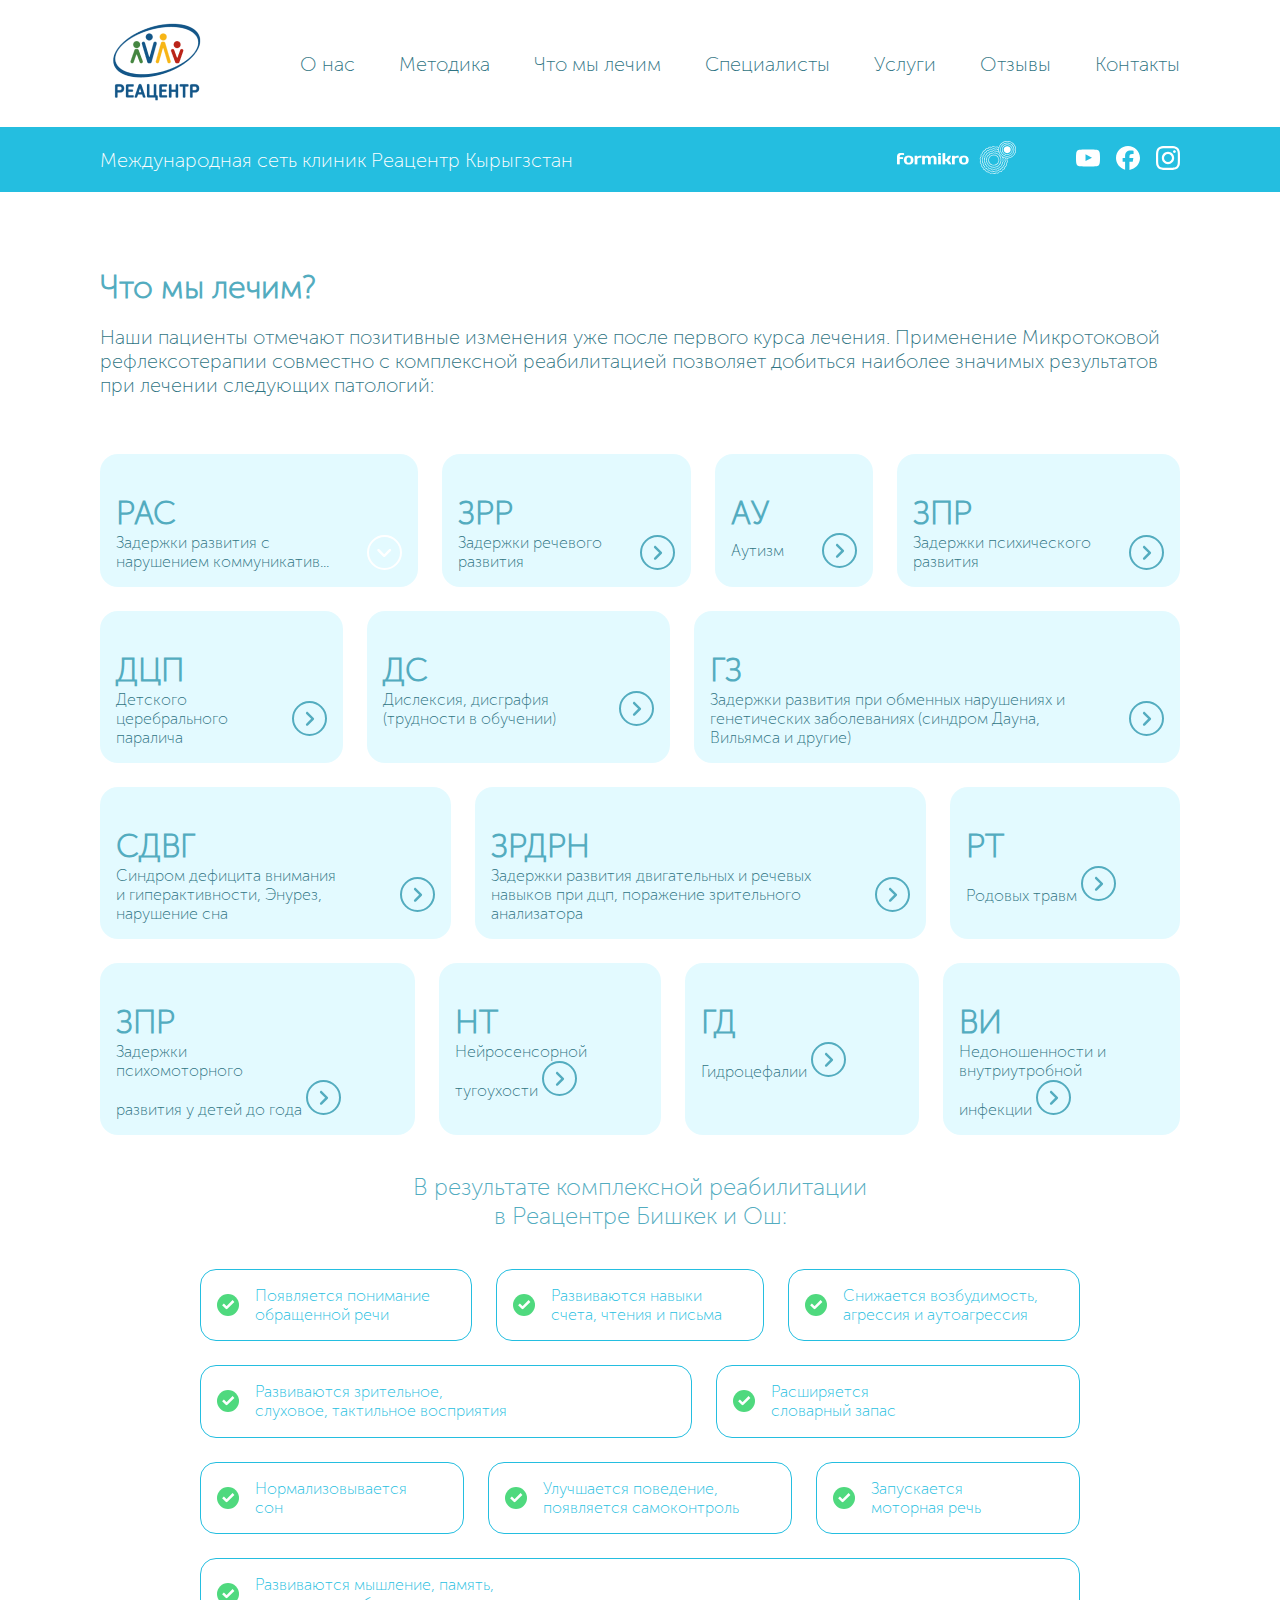
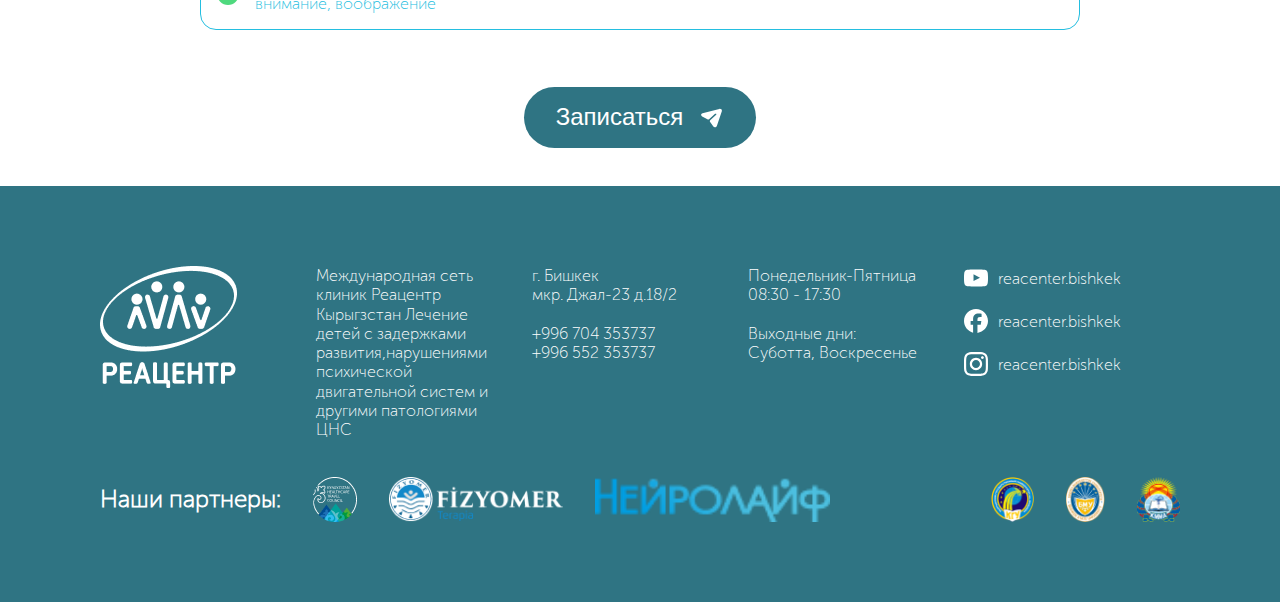
<file: whatWe.html>
<!DOCTYPE html>
<html lang="en">

<head>
    <meta charset="UTF-8">
    <meta name="viewport" content="width=device-width, initial-scale=1.0">
    <title>Реацентр</title>
    <link rel="stylesheet" href="./assets/styles/style.css">
    <link rel="stylesheet" href="./assets/styles/swiper.min.css">
</head>

<body>
    <header>
        <div id="mobile_nav" class="mobile_nav">
            <ol>
                <li><a  href="./aboutUs.html">О нас</a></li>
                <li><a href="./metodika.html">Методика</a></li>
                <li><a class="active" href="./whatWe.html">Что мы лечим</a></li>
                <li><a href="./emploes.html">Специалисты</a></li>
                <li><a href="./service.html">Услуги</a></li>
                <li><a href="./revues.html">Отзывы</a></li>
                <li><a href="./contact.html">Контакты</a></li>
            </ol>

            <svg id="closebtn" xmlns="http://www.w3.org/2000/svg" width="27" height="27" viewBox="0 0 27 27"
                fill="none">
                <path d="M6.5 20.5L13.5 13.5M13.5 13.5L20.5 6.5M13.5 13.5L6.5 6.5M13.5 13.5L20.5 20.5" stroke="#2F7483"
                    stroke-width="1.6" stroke-linecap="round" stroke-linejoin="round" />
            </svg>


        </div>





        <nav class="top_nav container">

            <button id="mobilebtn">
                <svg xmlns="http://www.w3.org/2000/svg" width="24" height="20" viewBox="0 0 24 20" fill="none">
                    <path d="M4.7998 3.6001H19.1998" stroke="#2F7483" stroke-width="1.6" stroke-linecap="round"
                        stroke-linejoin="round" />
                    <path d="M4.7998 10H19.1998" stroke="#2F7483" stroke-width="1.6" stroke-linecap="round"
                        stroke-linejoin="round" />
                    <path d="M4.7998 16.3999H19.1998" stroke="#2F7483" stroke-width="1.6" stroke-linecap="round"
                        stroke-linejoin="round" />
                </svg>
            </button>
            <div class="head_logo">
                <a href="./index.html">
                    <img src="./assets/images/реа центр.png" alt="">
                </a>
            </div>
            <div></div>
            <ol>
                <li><a href="./aboutUs.html">О нас</a></li>
                <li><a href="./metodika.html">Методика</a></li>
                <li><a href="./whatWe.html">Что мы лечим</a></li>
                <li><a href="./emploes.html">Специалисты</a></li>
                <li><a href="./service.html">Услуги</a></li>
                <li><a href="./revues.html">Отзывы</a></li>
                <li><a href="./contact.html">Контакты</a></li>
            </ol>
        </nav>
        <div class="bottom_nav_bg">
            <div class="container">
                <nav class="bottom_nav">
                    <h3>Международная сеть клиник Реацентр Кырыгзстан</h3>
                    <div class="bottom_nav_flex">
                        <div>
                            <img src="./assets/images/logo_formikro_blue 1.png" alt="">
                        </div>
                        <div class="head_sosial">
                            <a href="#" class="head_sosial_icon">
                                <img src="./assets/icon/Social Icons.svg" alt="">
                            </a>
                            <a href="#" class="head_sosial_icon">
                                <img src="./assets/icon/Social Icons — копия.svg" alt="">
                            </a>
                            <a href="#" class="head_sosial_icon">
                                <img src="./assets/icon/Social Icons — копия 2.svg" alt="">
                            </a>
                        </div>
                    </div>
                </nav>
            </div>
        </div>


    </header>
    <br><br><br>    <script>
        const mobilebtn = document.getElementById("mobilebtn");
        const closebtn = document.getElementById("closebtn");
        const mobile_nav = document.getElementById("mobile_nav");

        mobilebtn.addEventListener("click", () => {
            mobile_nav.classList.add("open"); // Открыть меню
        });

        closebtn.addEventListener("click", () => {
            mobile_nav.classList.remove("open"); // Закрыть меню
        });

    </script>
    <br>
    <main class="container">
        <div class="main_title">
            <h1>
                Что мы лечим?
            </h1>
            <br>
            <p>
                Наши пациенты отмечают позитивные изменения уже после первого курса лечения.
                Применение Микротоковой рефлексотерапии совместно с комплексной
                реабилитацией позволяет добиться наиболее значимых результатов при лечении следующих патологий:
            </p>
        </div>
        <br><br><br>
        <div class="what_we_list">
            <a href="./whtatWeSelect.html" class="what_we_item ">
                <h1>
                    РАС
                </h1>
                <div>
                    <p>
                        Задержки развития с
                        <br> нарушением коммуникатив...
                    </p>
                    <svg xmlns="http://www.w3.org/2000/svg" width="35" height="35" viewBox="0 0 35 35" fill="none">
                        <path
                            d="M34 17.499C34 26.5988 26.5981 33.999 17.5 33.999C8.4019 33.999 1 26.5988 1 17.499C1 8.40092 8.4019 0.999023 17.5 0.999023C26.5981 0.999023 34 8.40092 34 17.499Z"
                            stroke="white" stroke-width="2" />
                        <path
                            d="M24.1688 15.13C24.1688 15.4452 24.0484 15.762 23.8075 16.0029L18.082 21.7564C17.8493 21.9891 17.5342 22.1194 17.2042 22.1194C16.8758 22.1194 16.5607 21.9891 16.328 21.7564L10.5992 16.0029C10.1174 15.5194 10.1174 14.7373 10.6025 14.2539C11.0876 13.7721 11.8714 13.7737 12.3532 14.2572L17.2042 19.1296L22.0552 14.2572C22.537 13.7737 23.3191 13.7721 23.8042 14.2539C24.0484 14.4948 24.1688 14.8132 24.1688 15.13Z"
                            fill="white" />
                    </svg>
                </div>
            </a>
            <a href="./whtatWeSelect.html" class="what_we_item">
                <h1>
                    ЗРР
                </h1>
                <div>
                    <p>
                        Задержки речевого
                        <br>
                        развития
                    </p>
                    <svg xmlns="http://www.w3.org/2000/svg" width="35" height="35" viewBox="0 0 35 35" fill="none">
                        <path
                            d="M17.5 0.999999C26.5998 0.999999 34 8.4019 34 17.5C34 26.5981 26.5998 34 17.5 34C8.4019 34 1 26.5981 1 17.5C1 8.4019 8.4019 0.999999 17.5 0.999999Z"
                            stroke="#53ACBF" stroke-width="2" />
                        <path
                            d="M15.131 10.8295C15.4462 10.8295 15.763 10.9499 16.0039 11.1908L21.7574 16.9163C21.9901 17.149 22.1204 17.4641 22.1204 17.7941C22.1204 18.1225 21.9901 18.4376 21.7574 18.6703L16.0039 24.3991C15.5204 24.8809 14.7383 24.8809 14.2549 24.3958C13.7731 23.9107 13.7747 23.1269 14.2582 22.6451L19.1306 17.7941L14.2582 12.9431C13.7747 12.4613 13.7731 11.6792 14.2549 11.1941C14.4958 10.9499 14.8142 10.8295 15.131 10.8295Z"
                            fill="#53ACBF" />
                    </svg>
                </div>
            </a>
            <a href="./whtatWeSelect.html" class="what_we_item">
                <h1>
                    АУ
                </h1>
                <div>
                    <p>
                        Аутизм </p>
                    <svg xmlns="http://www.w3.org/2000/svg" width="35" height="35" viewBox="0 0 35 35" fill="none">
                        <path
                            d="M17.5 0.999999C26.5998 0.999999 34 8.4019 34 17.5C34 26.5981 26.5998 34 17.5 34C8.4019 34 1 26.5981 1 17.5C1 8.4019 8.4019 0.999999 17.5 0.999999Z"
                            stroke="#53ACBF" stroke-width="2" />
                        <path
                            d="M15.131 10.8295C15.4462 10.8295 15.763 10.9499 16.0039 11.1908L21.7574 16.9163C21.9901 17.149 22.1204 17.4641 22.1204 17.7941C22.1204 18.1225 21.9901 18.4376 21.7574 18.6703L16.0039 24.3991C15.5204 24.8809 14.7383 24.8809 14.2549 24.3958C13.7731 23.9107 13.7747 23.1269 14.2582 22.6451L19.1306 17.7941L14.2582 12.9431C13.7747 12.4613 13.7731 11.6792 14.2549 11.1941C14.4958 10.9499 14.8142 10.8295 15.131 10.8295Z"
                            fill="#53ACBF" />
                    </svg>
                </div>
            </a>
            <a href="./whtatWeSelect.html" class="what_we_item">
                <h1>
                    ЗПР </h1>
                <div>
                    <p>
                        Задержки психического
                        <br>
                        развития
                    </p>
                    <svg xmlns="http://www.w3.org/2000/svg" width="35" height="35" viewBox="0 0 35 35" fill="none">
                        <path
                            d="M17.5 0.999999C26.5998 0.999999 34 8.4019 34 17.5C34 26.5981 26.5998 34 17.5 34C8.4019 34 1 26.5981 1 17.5C1 8.4019 8.4019 0.999999 17.5 0.999999Z"
                            stroke="#53ACBF" stroke-width="2" />
                        <path
                            d="M15.131 10.8295C15.4462 10.8295 15.763 10.9499 16.0039 11.1908L21.7574 16.9163C21.9901 17.149 22.1204 17.4641 22.1204 17.7941C22.1204 18.1225 21.9901 18.4376 21.7574 18.6703L16.0039 24.3991C15.5204 24.8809 14.7383 24.8809 14.2549 24.3958C13.7731 23.9107 13.7747 23.1269 14.2582 22.6451L19.1306 17.7941L14.2582 12.9431C13.7747 12.4613 13.7731 11.6792 14.2549 11.1941C14.4958 10.9499 14.8142 10.8295 15.131 10.8295Z"
                            fill="#53ACBF" />
                    </svg>
                </div>
            </a>
            <a href="./whtatWeSelect.html" class="what_we_item">
                <h1>
                    ДЦП
                </h1>
                <div>
                    <p>
                        Детского <br> церебрального <br> паралича </p>
                    <svg xmlns="http://www.w3.org/2000/svg" width="35" height="35" viewBox="0 0 35 35" fill="none">
                        <path
                            d="M17.5 0.999999C26.5998 0.999999 34 8.4019 34 17.5C34 26.5981 26.5998 34 17.5 34C8.4019 34 1 26.5981 1 17.5C1 8.4019 8.4019 0.999999 17.5 0.999999Z"
                            stroke="#53ACBF" stroke-width="2" />
                        <path
                            d="M15.131 10.8295C15.4462 10.8295 15.763 10.9499 16.0039 11.1908L21.7574 16.9163C21.9901 17.149 22.1204 17.4641 22.1204 17.7941C22.1204 18.1225 21.9901 18.4376 21.7574 18.6703L16.0039 24.3991C15.5204 24.8809 14.7383 24.8809 14.2549 24.3958C13.7731 23.9107 13.7747 23.1269 14.2582 22.6451L19.1306 17.7941L14.2582 12.9431C13.7747 12.4613 13.7731 11.6792 14.2549 11.1941C14.4958 10.9499 14.8142 10.8295 15.131 10.8295Z"
                            fill="#53ACBF" />
                    </svg>
                </div>
            </a>
            <a href="./whtatWeSelect.html" class="what_we_item">
                <h1>
                    ДС </h1>
                <div>
                    <p>
                        Дислексия, дисграфия <br> (трудности в обучении) </p>
                    <svg xmlns="http://www.w3.org/2000/svg" width="35" height="35" viewBox="0 0 35 35" fill="none">
                        <path
                            d="M17.5 0.999999C26.5998 0.999999 34 8.4019 34 17.5C34 26.5981 26.5998 34 17.5 34C8.4019 34 1 26.5981 1 17.5C1 8.4019 8.4019 0.999999 17.5 0.999999Z"
                            stroke="#53ACBF" stroke-width="2" />
                        <path
                            d="M15.131 10.8295C15.4462 10.8295 15.763 10.9499 16.0039 11.1908L21.7574 16.9163C21.9901 17.149 22.1204 17.4641 22.1204 17.7941C22.1204 18.1225 21.9901 18.4376 21.7574 18.6703L16.0039 24.3991C15.5204 24.8809 14.7383 24.8809 14.2549 24.3958C13.7731 23.9107 13.7747 23.1269 14.2582 22.6451L19.1306 17.7941L14.2582 12.9431C13.7747 12.4613 13.7731 11.6792 14.2549 11.1941C14.4958 10.9499 14.8142 10.8295 15.131 10.8295Z"
                            fill="#53ACBF" />
                    </svg>
                </div>
            </a>

            <a href="./whtatWeSelect.html" class="what_we_item">
                <h1>
                    ГЗ
                </h1>
                <div>
                    <p>
                        Задержки развития при обменных нарушениях и <br> генетических заболеваниях (синдром Дауна, <br>
                        Вильямса и
                        другие) </p>
                    <svg xmlns="http://www.w3.org/2000/svg" width="35" height="35" viewBox="0 0 35 35" fill="none">
                        <path
                            d="M17.5 0.999999C26.5998 0.999999 34 8.4019 34 17.5C34 26.5981 26.5998 34 17.5 34C8.4019 34 1 26.5981 1 17.5C1 8.4019 8.4019 0.999999 17.5 0.999999Z"
                            stroke="#53ACBF" stroke-width="2" />
                        <path
                            d="M15.131 10.8295C15.4462 10.8295 15.763 10.9499 16.0039 11.1908L21.7574 16.9163C21.9901 17.149 22.1204 17.4641 22.1204 17.7941C22.1204 18.1225 21.9901 18.4376 21.7574 18.6703L16.0039 24.3991C15.5204 24.8809 14.7383 24.8809 14.2549 24.3958C13.7731 23.9107 13.7747 23.1269 14.2582 22.6451L19.1306 17.7941L14.2582 12.9431C13.7747 12.4613 13.7731 11.6792 14.2549 11.1941C14.4958 10.9499 14.8142 10.8295 15.131 10.8295Z"
                            fill="#53ACBF" />
                    </svg>
                </div>
            </a>
            <a href="./whtatWeSelect.html" class="what_we_item">
                <h1>
                    СДВГ
                </h1>
                <div>
                    <p>
                        Синдром дефицита внимания <br> и гиперактивности, Энурез, <br> нарушение сна </p>
                    <svg xmlns="http://www.w3.org/2000/svg" width="35" height="35" viewBox="0 0 35 35" fill="none">
                        <path
                            d="M17.5 0.999999C26.5998 0.999999 34 8.4019 34 17.5C34 26.5981 26.5998 34 17.5 34C8.4019 34 1 26.5981 1 17.5C1 8.4019 8.4019 0.999999 17.5 0.999999Z"
                            stroke="#53ACBF" stroke-width="2" />
                        <path
                            d="M15.131 10.8295C15.4462 10.8295 15.763 10.9499 16.0039 11.1908L21.7574 16.9163C21.9901 17.149 22.1204 17.4641 22.1204 17.7941C22.1204 18.1225 21.9901 18.4376 21.7574 18.6703L16.0039 24.3991C15.5204 24.8809 14.7383 24.8809 14.2549 24.3958C13.7731 23.9107 13.7747 23.1269 14.2582 22.6451L19.1306 17.7941L14.2582 12.9431C13.7747 12.4613 13.7731 11.6792 14.2549 11.1941C14.4958 10.9499 14.8142 10.8295 15.131 10.8295Z"
                            fill="#53ACBF" />
                    </svg>
                </div>
            </a>
            <a href="./whtatWeSelect.html" class="what_we_item">
                <h1>
                    ЗРДРН
                </h1>
                <div>
                    <p>
                        Задержки развития двигательных и речевых <br> навыков при дцп, поражение зрительного <br>
                        анализатора </p>
                    <svg xmlns="http://www.w3.org/2000/svg" width="35" height="35" viewBox="0 0 35 35" fill="none">
                        <path
                            d="M17.5 0.999999C26.5998 0.999999 34 8.4019 34 17.5C34 26.5981 26.5998 34 17.5 34C8.4019 34 1 26.5981 1 17.5C1 8.4019 8.4019 0.999999 17.5 0.999999Z"
                            stroke="#53ACBF" stroke-width="2" />
                        <path
                            d="M15.131 10.8295C15.4462 10.8295 15.763 10.9499 16.0039 11.1908L21.7574 16.9163C21.9901 17.149 22.1204 17.4641 22.1204 17.7941C22.1204 18.1225 21.9901 18.4376 21.7574 18.6703L16.0039 24.3991C15.5204 24.8809 14.7383 24.8809 14.2549 24.3958C13.7731 23.9107 13.7747 23.1269 14.2582 22.6451L19.1306 17.7941L14.2582 12.9431C13.7747 12.4613 13.7731 11.6792 14.2549 11.1941C14.4958 10.9499 14.8142 10.8295 15.131 10.8295Z"
                            fill="#53ACBF" />
                    </svg>
                </div>
            </a>

            <a href="./whtatWeSelect.html" class="what_we_item">
                <h1>
                    РТ
                </h1>
                <div>
                    <p>
                        Родовых травм <svg xmlns="http://www.w3.org/2000/svg" width="35" height="35" viewBox="0 0 35 35"
                            fill="none">
                            <path
                                d="M17.5 0.999999C26.5998 0.999999 34 8.4019 34 17.5C34 26.5981 26.5998 34 17.5 34C8.4019 34 1 26.5981 1 17.5C1 8.4019 8.4019 0.999999 17.5 0.999999Z"
                                stroke="#53ACBF" stroke-width="2" />
                            <path
                                d="M15.131 10.8295C15.4462 10.8295 15.763 10.9499 16.0039 11.1908L21.7574 16.9163C21.9901 17.149 22.1204 17.4641 22.1204 17.7941C22.1204 18.1225 21.9901 18.4376 21.7574 18.6703L16.0039 24.3991C15.5204 24.8809 14.7383 24.8809 14.2549 24.3958C13.7731 23.9107 13.7747 23.1269 14.2582 22.6451L19.1306 17.7941L14.2582 12.9431C13.7747 12.4613 13.7731 11.6792 14.2549 11.1941C14.4958 10.9499 14.8142 10.8295 15.131 10.8295Z"
                                fill="#53ACBF" />
                        </svg>
                </div>
            </a>
            <a href="./whtatWeSelect.html" class="what_we_item">
                <h1>
                    ЗПР
                </h1>
                <div>
                    <p>
                        Задержки <br>психомоторного <br> развития у детей до года <svg
                            xmlns="http://www.w3.org/2000/svg" width="35" height="35" viewBox="0 0 35 35" fill="none">
                            <path
                                d="M17.5 0.999999C26.5998 0.999999 34 8.4019 34 17.5C34 26.5981 26.5998 34 17.5 34C8.4019 34 1 26.5981 1 17.5C1 8.4019 8.4019 0.999999 17.5 0.999999Z"
                                stroke="#53ACBF" stroke-width="2" />
                            <path
                                d="M15.131 10.8295C15.4462 10.8295 15.763 10.9499 16.0039 11.1908L21.7574 16.9163C21.9901 17.149 22.1204 17.4641 22.1204 17.7941C22.1204 18.1225 21.9901 18.4376 21.7574 18.6703L16.0039 24.3991C15.5204 24.8809 14.7383 24.8809 14.2549 24.3958C13.7731 23.9107 13.7747 23.1269 14.2582 22.6451L19.1306 17.7941L14.2582 12.9431C13.7747 12.4613 13.7731 11.6792 14.2549 11.1941C14.4958 10.9499 14.8142 10.8295 15.131 10.8295Z"
                                fill="#53ACBF" />
                        </svg>
                </div>
            </a>
            <a href="./whtatWeSelect.html" class="what_we_item">
                <h1>
                    НТ
                </h1>
                <div>
                    <p>
                        Нейросенсорной <br> тугоухости <svg xmlns="http://www.w3.org/2000/svg" width="35" height="35"
                            viewBox="0 0 35 35" fill="none">
                            <path
                                d="M17.5 0.999999C26.5998 0.999999 34 8.4019 34 17.5C34 26.5981 26.5998 34 17.5 34C8.4019 34 1 26.5981 1 17.5C1 8.4019 8.4019 0.999999 17.5 0.999999Z"
                                stroke="#53ACBF" stroke-width="2" />
                            <path
                                d="M15.131 10.8295C15.4462 10.8295 15.763 10.9499 16.0039 11.1908L21.7574 16.9163C21.9901 17.149 22.1204 17.4641 22.1204 17.7941C22.1204 18.1225 21.9901 18.4376 21.7574 18.6703L16.0039 24.3991C15.5204 24.8809 14.7383 24.8809 14.2549 24.3958C13.7731 23.9107 13.7747 23.1269 14.2582 22.6451L19.1306 17.7941L14.2582 12.9431C13.7747 12.4613 13.7731 11.6792 14.2549 11.1941C14.4958 10.9499 14.8142 10.8295 15.131 10.8295Z"
                                fill="#53ACBF" />
                        </svg>
                </div>
            </a>
            <a href="./whtatWeSelect.html" class="what_we_item">
                <h1>
                    ГД
                </h1>
                <div>
                    <p>
                        Гидроцефалии <svg xmlns="http://www.w3.org/2000/svg" width="35" height="35" viewBox="0 0 35 35"
                            fill="none">
                            <path
                                d="M17.5 0.999999C26.5998 0.999999 34 8.4019 34 17.5C34 26.5981 26.5998 34 17.5 34C8.4019 34 1 26.5981 1 17.5C1 8.4019 8.4019 0.999999 17.5 0.999999Z"
                                stroke="#53ACBF" stroke-width="2" />
                            <path
                                d="M15.131 10.8295C15.4462 10.8295 15.763 10.9499 16.0039 11.1908L21.7574 16.9163C21.9901 17.149 22.1204 17.4641 22.1204 17.7941C22.1204 18.1225 21.9901 18.4376 21.7574 18.6703L16.0039 24.3991C15.5204 24.8809 14.7383 24.8809 14.2549 24.3958C13.7731 23.9107 13.7747 23.1269 14.2582 22.6451L19.1306 17.7941L14.2582 12.9431C13.7747 12.4613 13.7731 11.6792 14.2549 11.1941C14.4958 10.9499 14.8142 10.8295 15.131 10.8295Z"
                                fill="#53ACBF" />
                        </svg>
                </div>
            </a>
            <a href="./whtatWeSelect.html" class="what_we_item">
                <h1>
                    ВИ
                </h1>
                <div>
                    <p>
                        Недоношенности и <br> внутриутробной <br> инфекции
                        <svg xmlns="http://www.w3.org/2000/svg" width="35" height="35" viewBox="0 0 35 35" fill="none">
                            <path
                                d="M17.5 0.999999C26.5998 0.999999 34 8.4019 34 17.5C34 26.5981 26.5998 34 17.5 34C8.4019 34 1 26.5981 1 17.5C1 8.4019 8.4019 0.999999 17.5 0.999999Z"
                                stroke="#53ACBF" stroke-width="2" />
                            <path
                                d="M15.131 10.8295C15.4462 10.8295 15.763 10.9499 16.0039 11.1908L21.7574 16.9163C21.9901 17.149 22.1204 17.4641 22.1204 17.7941C22.1204 18.1225 21.9901 18.4376 21.7574 18.6703L16.0039 24.3991C15.5204 24.8809 14.7383 24.8809 14.2549 24.3958C13.7731 23.9107 13.7747 23.1269 14.2582 22.6451L19.1306 17.7941L14.2582 12.9431C13.7747 12.4613 13.7731 11.6792 14.2549 11.1941C14.4958 10.9499 14.8142 10.8295 15.131 10.8295Z"
                                fill="#53ACBF" />
                        </svg>
                </div>
            </a>
        </div>
     <br><br>
        <div class="what_we_after">
            <h3>В результате комплексной реабилитации <br>
                в Реацентре Бишкек и Ош:</h3>
            <br>
            <br>
            <div class="what_we_after_list">
                <div class="what_we_after_list_item">
                    <svg xmlns="http://www.w3.org/2000/svg" width="22" height="22" viewBox="0 0 22 22" fill="none">
                        <circle cx="11" cy="11" r="11" fill="#4FD97E" />
                        <path d="M6 10.3571L9.57143 13.9286L16.5 7" stroke="white" stroke-width="2.5"
                            stroke-linejoin="round" />
                    </svg>
                    <p>Появляется понимание <br> обращенной речи</p>
                </div>
                <div class="what_we_after_list_item">
                    <svg xmlns="http://www.w3.org/2000/svg" width="22" height="22" viewBox="0 0 22 22" fill="none">
                        <circle cx="11" cy="11" r="11" fill="#4FD97E" />
                        <path d="M6 10.3571L9.57143 13.9286L16.5 7" stroke="white" stroke-width="2.5"
                            stroke-linejoin="round" />
                    </svg>
                    <p>Развиваются навыки <br> счета, чтения и письма</p>
                </div>
                <div class="what_we_after_list_item">
                    <svg xmlns="http://www.w3.org/2000/svg" width="22" height="22" viewBox="0 0 22 22" fill="none">
                        <circle cx="11" cy="11" r="11" fill="#4FD97E" />
                        <path d="M6 10.3571L9.57143 13.9286L16.5 7" stroke="white" stroke-width="2.5"
                            stroke-linejoin="round" />
                    </svg>
                    <p>Снижается возбудимость, <br> агрессия и аутоагрессия</p>
                </div>
                <div class="what_we_after_list_item">
                    <svg xmlns="http://www.w3.org/2000/svg" width="22" height="22" viewBox="0 0 22 22" fill="none">
                        <circle cx="11" cy="11" r="11" fill="#4FD97E" />
                        <path d="M6 10.3571L9.57143 13.9286L16.5 7" stroke="white" stroke-width="2.5"
                            stroke-linejoin="round" />
                    </svg>
                    <p>Развиваются зрительное,<br> слуховое, тактильное восприятия</p>
                </div>
                <div class="what_we_after_list_item">
                    <svg xmlns="http://www.w3.org/2000/svg" width="22" height="22" viewBox="0 0 22 22" fill="none">
                        <circle cx="11" cy="11" r="11" fill="#4FD97E" />
                        <path d="M6 10.3571L9.57143 13.9286L16.5 7" stroke="white" stroke-width="2.5"
                            stroke-linejoin="round" />
                    </svg>
                    <p>Расширяется<br> словарный запас</p>
                </div>
                <div class="what_we_after_list_item">
                    <svg xmlns="http://www.w3.org/2000/svg" width="22" height="22" viewBox="0 0 22 22" fill="none">
                        <circle cx="11" cy="11" r="11" fill="#4FD97E" />
                        <path d="M6 10.3571L9.57143 13.9286L16.5 7" stroke="white" stroke-width="2.5"
                            stroke-linejoin="round" />
                    </svg>
                    <p>Нормализовывается<br> сон</p>
                </div>
                <div class="what_we_after_list_item">
                    <svg xmlns="http://www.w3.org/2000/svg" width="22" height="22" viewBox="0 0 22 22" fill="none">
                        <circle cx="11" cy="11" r="11" fill="#4FD97E" />
                        <path d="M6 10.3571L9.57143 13.9286L16.5 7" stroke="white" stroke-width="2.5"
                            stroke-linejoin="round" />
                    </svg>
                    <p>Улучшается поведение,<br> появляется самоконтроль</p>
                </div>
                <div class="what_we_after_list_item">
                    <svg xmlns="http://www.w3.org/2000/svg" width="22" height="22" viewBox="0 0 22 22" fill="none">
                        <circle cx="11" cy="11" r="11" fill="#4FD97E" />
                        <path d="M6 10.3571L9.57143 13.9286L16.5 7" stroke="white" stroke-width="2.5"
                            stroke-linejoin="round" />
                    </svg>
                    <p>Запускается<br>
                        моторная речь</p>
                </div>
                <div class="what_we_after_list_item">
                    <svg xmlns="http://www.w3.org/2000/svg" width="22" height="22" viewBox="0 0 22 22" fill="none">
                        <circle cx="11" cy="11" r="11" fill="#4FD97E" />
                        <path d="M6 10.3571L9.57143 13.9286L16.5 7" stroke="white" stroke-width="2.5"
                            stroke-linejoin="round" />
                    </svg>
                    <p>Развиваются мышление, память,<br> внимание, воображение</p>
                </div>
            </div>
            <br><br>
        </div>
        <br>
        <button class="from_button">
            Записаться
            <svg xmlns="http://www.w3.org/2000/svg" width="25" height="22" viewBox="0 0 25 22" fill="none">
                <path
                    d="M22.3292 2.36674C21.8081 1.89613 21.037 1.72081 20.3179 1.90536L3.55065 6.19615C2.792 6.38162 2.25428 6.91405 2.10943 7.59042C1.96146 8.2788 2.47833 9.15264 3.15361 9.51805L8.39638 12.3537C8.9341 12.6443 9.62814 12.5714 10.0731 12.1765L16.0766 6.86053C16.3788 6.5837 16.879 6.5837 17.1812 6.86053C17.4834 7.12813 17.4834 7.56182 17.1812 7.83864L11.1673 13.1555C10.7213 13.5495 10.6379 14.1632 10.9662 14.6393L14.1696 19.2992C14.5447 19.8528 15.1908 20.1666 15.8995 20.1666C15.9828 20.1666 16.0766 20.1666 16.16 20.1574C16.9728 20.0651 17.6189 19.576 17.8586 18.884L22.8294 4.14764C23.0482 3.52017 22.8502 2.83734 22.3292 2.36674Z"
                    fill="white" />
            </svg>
        </button>
        <br><br>
    </main>
    <footer>
        <div class="container">
            <div class="top_footer">
                <div><img src="./assets/images/лого_белый.png" alt=""></div>
                <div>
                    <p>Международная сеть клиник
                        Реацентр Кырыгзстан Лечение
                        детей с задержками развития,нарушениями психической двигательной систем и другими патологиями
                        ЦНС</p>
                </div>
                <div>
                    <p>
                        г. Бишкек
                        <br>
                        мкр. Джал-23 д.18/2
                    </p>
                    <br>
                    <p><a href="">
                            +996 704 353737

                        </a></p>
                    <p><a href="">
                            +996 552 353737


                        </a></p>
                </div>
                <div>
                    <p>Понедельник-Пятница </p>
                    <p>08:30 - 17:30
                    </p>
                    <br>
                    <p>Выходные дни:</p>
                    <p>Cуботта, Воскресенье</p>
                </div>
                <div>
                    <a href="">
                        <img src="./assets/icon/Social Icons.svg" alt=""> reacenter.bishkek
                    </a>
                    <br>
                    <a href="">
                        <img src="./assets/icon/Social Icons — копия.svg" alt=""> reacenter.bishkek
                    </a>
                    <br>
                    <a href="">
                        <img src="./assets/icon/Social Icons — копия 2.svg" alt=""> reacenter.bishkek
                    </a>
                </div>
            </div>
            <br><br>
            <div class="bottom_footer">

                <div class="bottom_footer_part">
                    <h1>Наши партнеры:</h1>
                    <img src="./assets/images/KHTC-01 2.png" alt="">
                    <img src="./assets/images/Group.png" alt="">
                    <img src="./assets/images/Group — копия.png" alt="">
                </div>
                <div class="bottom_footer_part">
                    <img src="./assets/images/image 16.png" alt="">
                    <img src="./assets/images/image 17.png" alt="">
                    <img src="./assets/images/Logo_Kyrgyz_State_Medical_Academy.svg 2.png" alt="">
                </div>
            </div>
        </div>
    </footer>
    <script src="https://unpkg.com/swiper/swiper-bundle.min.js"></script>

    <script src="./assets/js/script.js"></script>
</body>

</html>
</file>
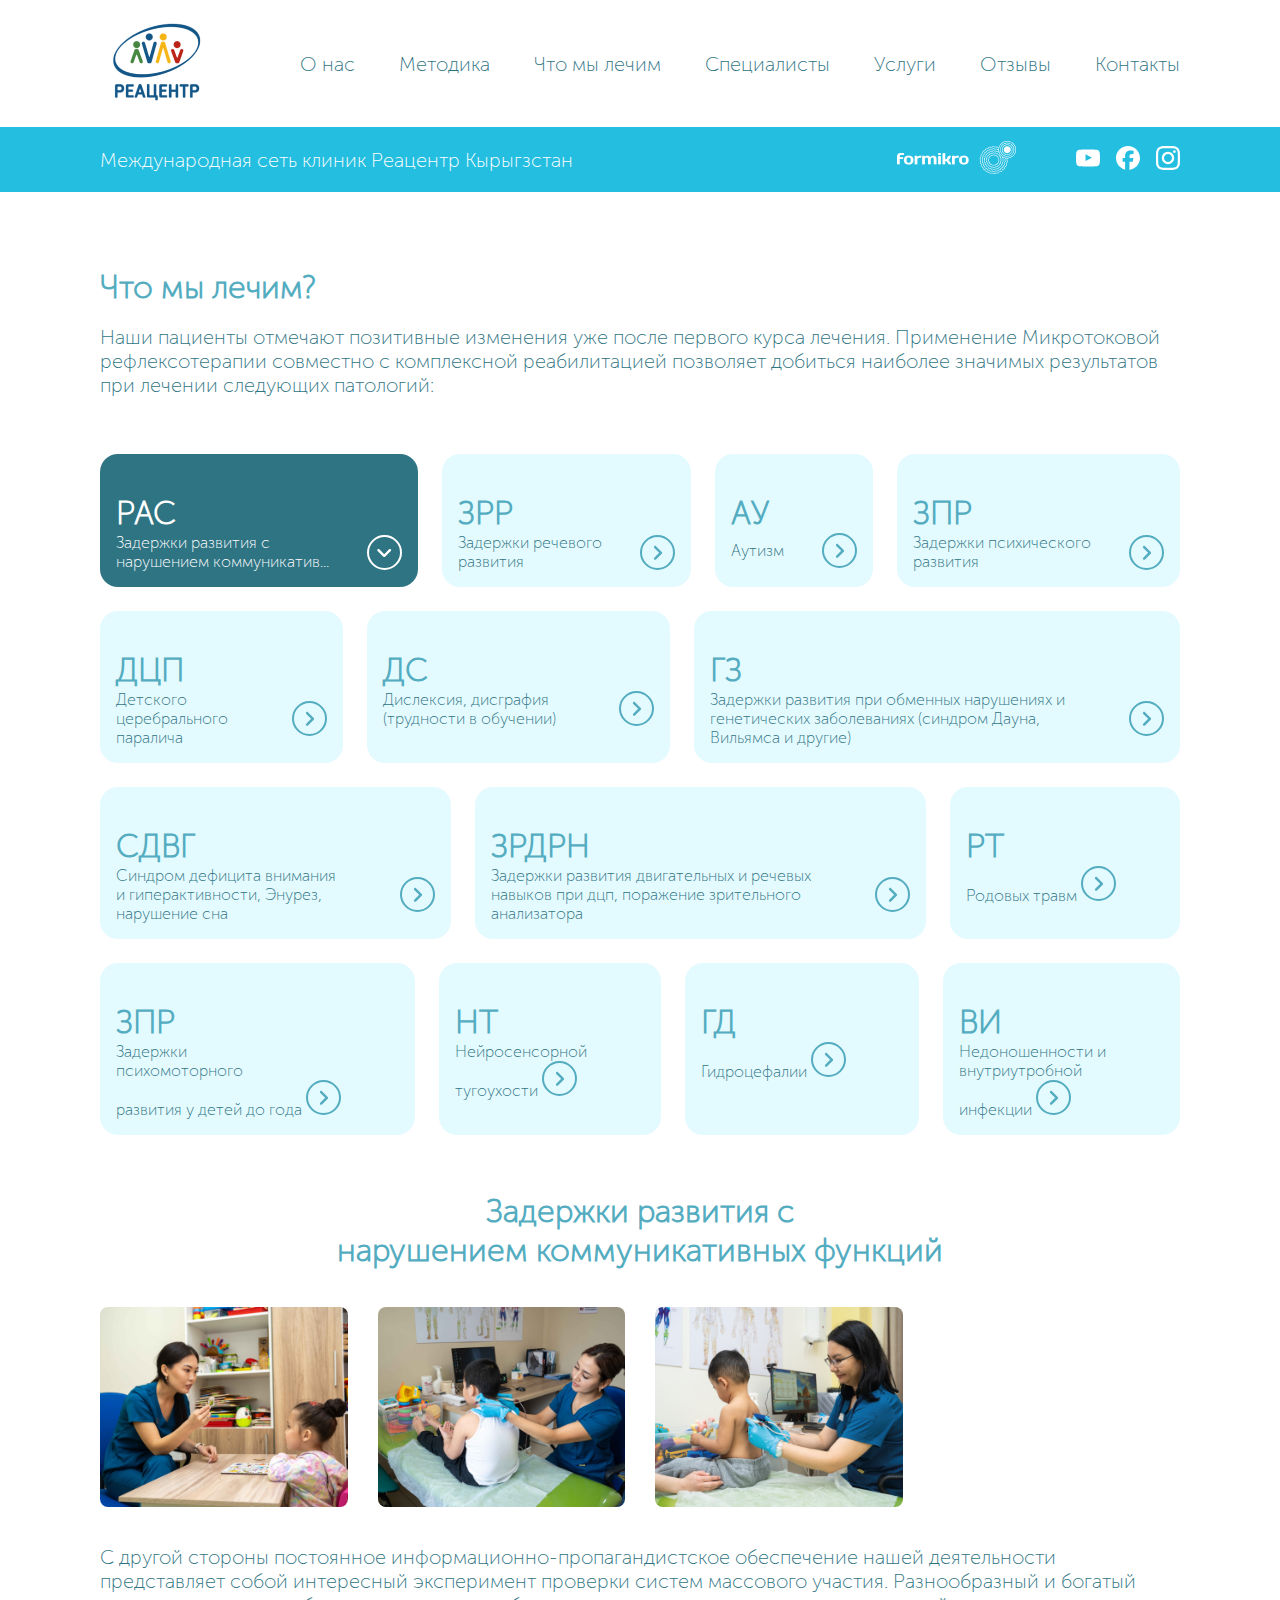
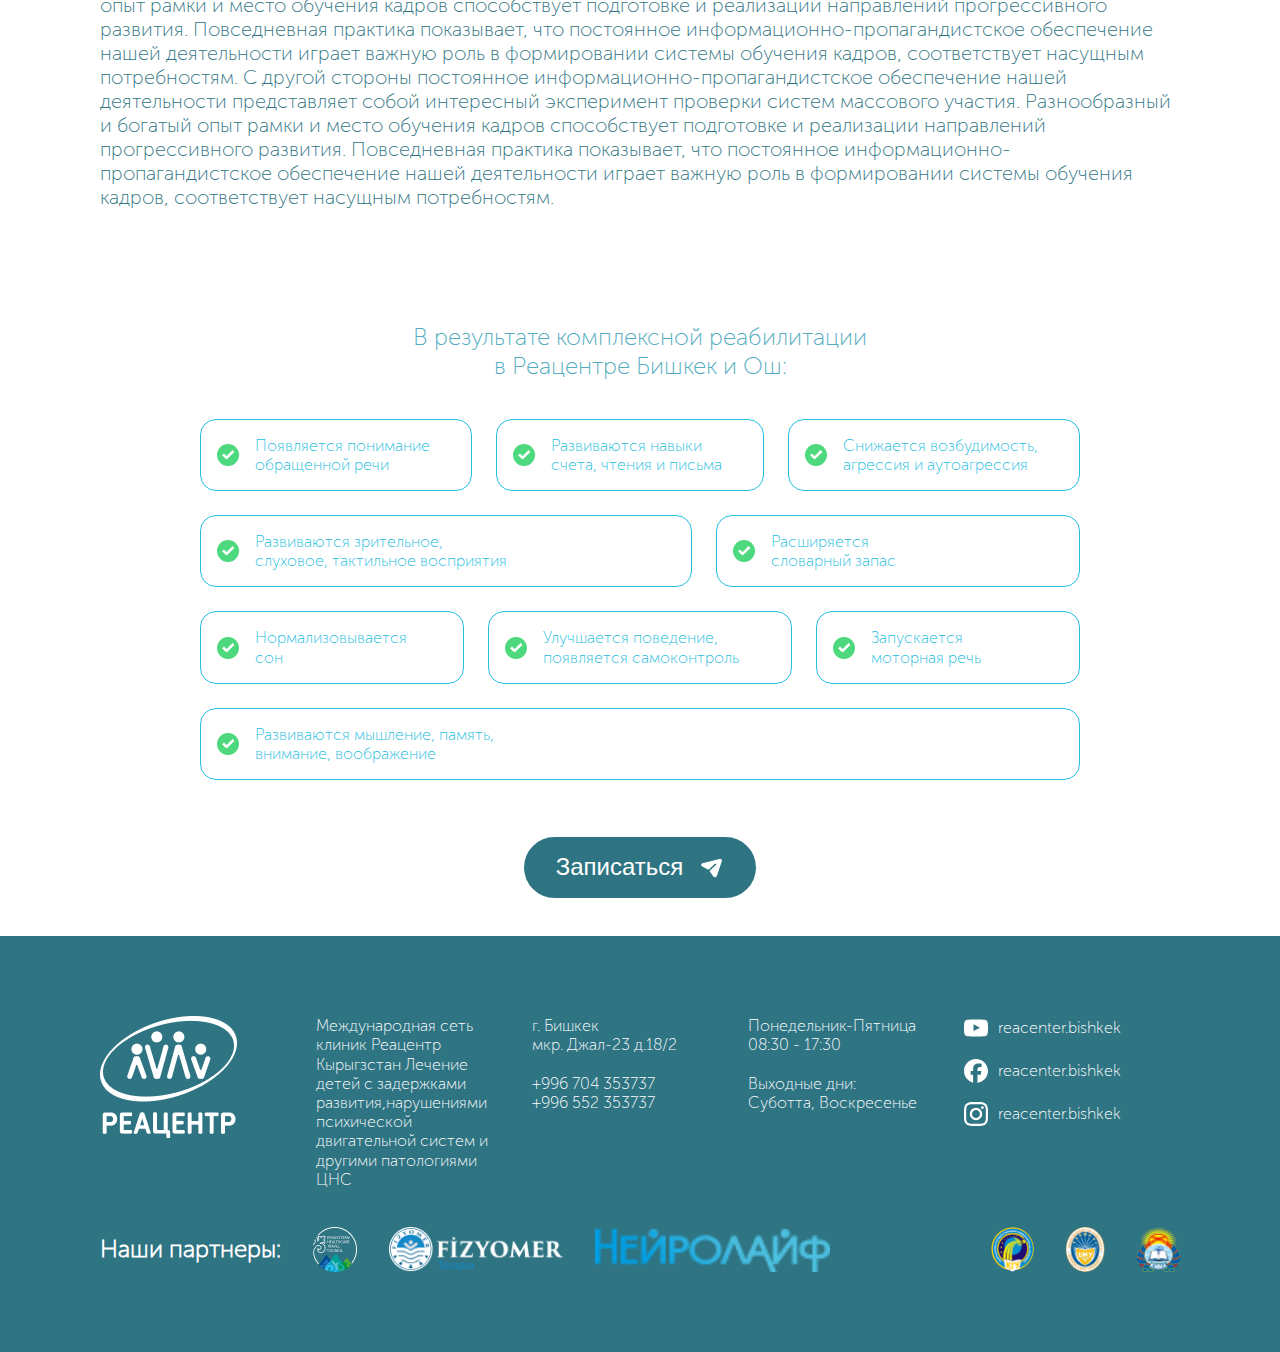
<file: whtatWeSelect.html>
<!DOCTYPE html>
<html lang="en">

<head>
    <meta charset="UTF-8">
    <meta name="viewport" content="width=device-width, initial-scale=1.0">
    <title>Реацентр</title>
    <link rel="stylesheet" href="./assets/styles/style.css">
    <link rel="stylesheet" href="./assets/styles/swiper.min.css">
</head>

<body>
    <header>
        <div id="mobile_nav" class="mobile_nav">
            <ol>
                <li><a href="./aboutUs.html">О нас</a></li>
                <li><a href="./metodika.html">Методика</a></li>
                <li><a class="active" href="./whatWe.html">Что мы лечим</a></li>
                <li><a href="./emploes.html">Специалисты</a></li>
                <li><a href="./service.html">Услуги</a></li>
                <li><a href="./revues.html">Отзывы</a></li>
                <li><a href="./contact.html">Контакты</a></li>
            </ol>

            <svg id="closebtn" xmlns="http://www.w3.org/2000/svg" width="27" height="27" viewBox="0 0 27 27"
                fill="none">
                <path d="M6.5 20.5L13.5 13.5M13.5 13.5L20.5 6.5M13.5 13.5L6.5 6.5M13.5 13.5L20.5 20.5" stroke="#2F7483"
                    stroke-width="1.6" stroke-linecap="round" stroke-linejoin="round" />
            </svg>


        </div>





        <nav class="top_nav container">

            <button id="mobilebtn">
                <svg xmlns="http://www.w3.org/2000/svg" width="24" height="20" viewBox="0 0 24 20" fill="none">
                    <path d="M4.7998 3.6001H19.1998" stroke="#2F7483" stroke-width="1.6" stroke-linecap="round"
                        stroke-linejoin="round" />
                    <path d="M4.7998 10H19.1998" stroke="#2F7483" stroke-width="1.6" stroke-linecap="round"
                        stroke-linejoin="round" />
                    <path d="M4.7998 16.3999H19.1998" stroke="#2F7483" stroke-width="1.6" stroke-linecap="round"
                        stroke-linejoin="round" />
                </svg>
            </button>
            <div class="head_logo">
                <a href="./index.html">
                    <img src="./assets/images/реа центр.png" alt="">
                </a>
            </div>
            <div></div>
            <ol>
                <li><a href="./aboutUs.html">О нас</a></li>
                <li><a href="./metodika.html">Методика</a></li>
                <li><a href="./whatWe.html">Что мы лечим</a></li>
                <li><a href="./emploes.html">Специалисты</a></li>
                <li><a href="./service.html">Услуги</a></li>
                <li><a href="./revues.html">Отзывы</a></li>
                <li><a href="./contact.html">Контакты</a></li>
            </ol>
        </nav>
        <div class="bottom_nav_bg">
            <div class="container">
                <nav class="bottom_nav">
                    <h3>Международная сеть клиник Реацентр Кырыгзстан</h3>
                    <div class="bottom_nav_flex">
                        <div>
                            <img src="./assets/images/logo_formikro_blue 1.png" alt="">
                        </div>
                        <div class="head_sosial">
                            <a href="#" class="head_sosial_icon">
                                <img src="./assets/icon/Social Icons.svg" alt="">
                            </a>
                            <a href="#" class="head_sosial_icon">
                                <img src="./assets/icon/Social Icons — копия.svg" alt="">
                            </a>
                            <a href="#" class="head_sosial_icon">
                                <img src="./assets/icon/Social Icons — копия 2.svg" alt="">
                            </a>
                        </div>
                    </div>
                </nav>
            </div>
        </div>


    </header>
    <br><br><br>    <script>
        const mobilebtn = document.getElementById("mobilebtn");
        const closebtn = document.getElementById("closebtn");
        const mobile_nav = document.getElementById("mobile_nav");

        mobilebtn.addEventListener("click", () => {
            mobile_nav.classList.add("open"); // Открыть меню
        });

        closebtn.addEventListener("click", () => {
            mobile_nav.classList.remove("open"); // Закрыть меню
        });

    </script>
    <br>
    <main class="container">
        <div class="main_title">
            <h1>
                Что мы лечим?
            </h1>
            <br>
            <p>
                Наши пациенты отмечают позитивные изменения уже после первого курса лечения.
                Применение Микротоковой рефлексотерапии совместно с комплексной
                реабилитацией позволяет добиться наиболее значимых результатов при лечении следующих патологий:
            </p>
        </div>
        <br><br><br>
        <div class="what_we_list">
            <a href="./whtatWeSelect.html" class="what_we_item what_we_item_active">
                <h1>
                    РАС
                </h1>
                <div>
                    <p>
                        Задержки развития с
                        <br> нарушением коммуникатив...
                    </p>
                    <svg xmlns="http://www.w3.org/2000/svg" width="35" height="35" viewBox="0 0 35 35" fill="none">
                        <path
                            d="M34 17.499C34 26.5988 26.5981 33.999 17.5 33.999C8.4019 33.999 1 26.5988 1 17.499C1 8.40092 8.4019 0.999023 17.5 0.999023C26.5981 0.999023 34 8.40092 34 17.499Z"
                            stroke="white" stroke-width="2" />
                        <path
                            d="M24.1688 15.13C24.1688 15.4452 24.0484 15.762 23.8075 16.0029L18.082 21.7564C17.8493 21.9891 17.5342 22.1194 17.2042 22.1194C16.8758 22.1194 16.5607 21.9891 16.328 21.7564L10.5992 16.0029C10.1174 15.5194 10.1174 14.7373 10.6025 14.2539C11.0876 13.7721 11.8714 13.7737 12.3532 14.2572L17.2042 19.1296L22.0552 14.2572C22.537 13.7737 23.3191 13.7721 23.8042 14.2539C24.0484 14.4948 24.1688 14.8132 24.1688 15.13Z"
                            fill="white" />
                    </svg>
                </div>
            </a>
            <a href="./whtatWeSelect.html" class="what_we_item">
                <h1>
                    ЗРР
                </h1>
                <div>
                    <p>
                        Задержки речевого
                        <br>
                        развития
                    </p>
                    <svg xmlns="http://www.w3.org/2000/svg" width="35" height="35" viewBox="0 0 35 35" fill="none">
                        <path
                            d="M17.5 0.999999C26.5998 0.999999 34 8.4019 34 17.5C34 26.5981 26.5998 34 17.5 34C8.4019 34 1 26.5981 1 17.5C1 8.4019 8.4019 0.999999 17.5 0.999999Z"
                            stroke="#53ACBF" stroke-width="2" />
                        <path
                            d="M15.131 10.8295C15.4462 10.8295 15.763 10.9499 16.0039 11.1908L21.7574 16.9163C21.9901 17.149 22.1204 17.4641 22.1204 17.7941C22.1204 18.1225 21.9901 18.4376 21.7574 18.6703L16.0039 24.3991C15.5204 24.8809 14.7383 24.8809 14.2549 24.3958C13.7731 23.9107 13.7747 23.1269 14.2582 22.6451L19.1306 17.7941L14.2582 12.9431C13.7747 12.4613 13.7731 11.6792 14.2549 11.1941C14.4958 10.9499 14.8142 10.8295 15.131 10.8295Z"
                            fill="#53ACBF" />
                    </svg>
                </div>
            </a>
            <a href="./whtatWeSelect.html" class="what_we_item">
                <h1>
                    АУ
                </h1>
                <div>
                    <p>
                        Аутизм </p>
                    <svg xmlns="http://www.w3.org/2000/svg" width="35" height="35" viewBox="0 0 35 35" fill="none">
                        <path
                            d="M17.5 0.999999C26.5998 0.999999 34 8.4019 34 17.5C34 26.5981 26.5998 34 17.5 34C8.4019 34 1 26.5981 1 17.5C1 8.4019 8.4019 0.999999 17.5 0.999999Z"
                            stroke="#53ACBF" stroke-width="2" />
                        <path
                            d="M15.131 10.8295C15.4462 10.8295 15.763 10.9499 16.0039 11.1908L21.7574 16.9163C21.9901 17.149 22.1204 17.4641 22.1204 17.7941C22.1204 18.1225 21.9901 18.4376 21.7574 18.6703L16.0039 24.3991C15.5204 24.8809 14.7383 24.8809 14.2549 24.3958C13.7731 23.9107 13.7747 23.1269 14.2582 22.6451L19.1306 17.7941L14.2582 12.9431C13.7747 12.4613 13.7731 11.6792 14.2549 11.1941C14.4958 10.9499 14.8142 10.8295 15.131 10.8295Z"
                            fill="#53ACBF" />
                    </svg>
                </div>
            </a>
            <a href="./whtatWeSelect.html" class="what_we_item">
                <h1>
                    ЗПР </h1>
                <div>
                    <p>
                        Задержки психического
                        <br>
                        развития
                    </p>
                    <svg xmlns="http://www.w3.org/2000/svg" width="35" height="35" viewBox="0 0 35 35" fill="none">
                        <path
                            d="M17.5 0.999999C26.5998 0.999999 34 8.4019 34 17.5C34 26.5981 26.5998 34 17.5 34C8.4019 34 1 26.5981 1 17.5C1 8.4019 8.4019 0.999999 17.5 0.999999Z"
                            stroke="#53ACBF" stroke-width="2" />
                        <path
                            d="M15.131 10.8295C15.4462 10.8295 15.763 10.9499 16.0039 11.1908L21.7574 16.9163C21.9901 17.149 22.1204 17.4641 22.1204 17.7941C22.1204 18.1225 21.9901 18.4376 21.7574 18.6703L16.0039 24.3991C15.5204 24.8809 14.7383 24.8809 14.2549 24.3958C13.7731 23.9107 13.7747 23.1269 14.2582 22.6451L19.1306 17.7941L14.2582 12.9431C13.7747 12.4613 13.7731 11.6792 14.2549 11.1941C14.4958 10.9499 14.8142 10.8295 15.131 10.8295Z"
                            fill="#53ACBF" />
                    </svg>
                </div>
            </a>
            <a href="./whtatWeSelect.html" class="what_we_item">
                <h1>
                    ДЦП
                </h1>
                <div>
                    <p>
                        Детского <br> церебрального <br> паралича </p>
                    <svg xmlns="http://www.w3.org/2000/svg" width="35" height="35" viewBox="0 0 35 35" fill="none">
                        <path
                            d="M17.5 0.999999C26.5998 0.999999 34 8.4019 34 17.5C34 26.5981 26.5998 34 17.5 34C8.4019 34 1 26.5981 1 17.5C1 8.4019 8.4019 0.999999 17.5 0.999999Z"
                            stroke="#53ACBF" stroke-width="2" />
                        <path
                            d="M15.131 10.8295C15.4462 10.8295 15.763 10.9499 16.0039 11.1908L21.7574 16.9163C21.9901 17.149 22.1204 17.4641 22.1204 17.7941C22.1204 18.1225 21.9901 18.4376 21.7574 18.6703L16.0039 24.3991C15.5204 24.8809 14.7383 24.8809 14.2549 24.3958C13.7731 23.9107 13.7747 23.1269 14.2582 22.6451L19.1306 17.7941L14.2582 12.9431C13.7747 12.4613 13.7731 11.6792 14.2549 11.1941C14.4958 10.9499 14.8142 10.8295 15.131 10.8295Z"
                            fill="#53ACBF" />
                    </svg>
                </div>
            </a>
            <a href="./whtatWeSelect.html" class="what_we_item">
                <h1>
                    ДС </h1>
                <div>
                    <p>
                        Дислексия, дисграфия <br> (трудности в обучении) </p>
                    <svg xmlns="http://www.w3.org/2000/svg" width="35" height="35" viewBox="0 0 35 35" fill="none">
                        <path
                            d="M17.5 0.999999C26.5998 0.999999 34 8.4019 34 17.5C34 26.5981 26.5998 34 17.5 34C8.4019 34 1 26.5981 1 17.5C1 8.4019 8.4019 0.999999 17.5 0.999999Z"
                            stroke="#53ACBF" stroke-width="2" />
                        <path
                            d="M15.131 10.8295C15.4462 10.8295 15.763 10.9499 16.0039 11.1908L21.7574 16.9163C21.9901 17.149 22.1204 17.4641 22.1204 17.7941C22.1204 18.1225 21.9901 18.4376 21.7574 18.6703L16.0039 24.3991C15.5204 24.8809 14.7383 24.8809 14.2549 24.3958C13.7731 23.9107 13.7747 23.1269 14.2582 22.6451L19.1306 17.7941L14.2582 12.9431C13.7747 12.4613 13.7731 11.6792 14.2549 11.1941C14.4958 10.9499 14.8142 10.8295 15.131 10.8295Z"
                            fill="#53ACBF" />
                    </svg>
                </div>
            </a>

            <a href="./whtatWeSelect.html" class="what_we_item">
                <h1>
                    ГЗ
                </h1>
                <div>
                    <p>
                        Задержки развития при обменных нарушениях и <br> генетических заболеваниях (синдром Дауна, <br>
                        Вильямса и
                        другие) </p>
                    <svg xmlns="http://www.w3.org/2000/svg" width="35" height="35" viewBox="0 0 35 35" fill="none">
                        <path
                            d="M17.5 0.999999C26.5998 0.999999 34 8.4019 34 17.5C34 26.5981 26.5998 34 17.5 34C8.4019 34 1 26.5981 1 17.5C1 8.4019 8.4019 0.999999 17.5 0.999999Z"
                            stroke="#53ACBF" stroke-width="2" />
                        <path
                            d="M15.131 10.8295C15.4462 10.8295 15.763 10.9499 16.0039 11.1908L21.7574 16.9163C21.9901 17.149 22.1204 17.4641 22.1204 17.7941C22.1204 18.1225 21.9901 18.4376 21.7574 18.6703L16.0039 24.3991C15.5204 24.8809 14.7383 24.8809 14.2549 24.3958C13.7731 23.9107 13.7747 23.1269 14.2582 22.6451L19.1306 17.7941L14.2582 12.9431C13.7747 12.4613 13.7731 11.6792 14.2549 11.1941C14.4958 10.9499 14.8142 10.8295 15.131 10.8295Z"
                            fill="#53ACBF" />
                    </svg>
                </div>
            </a>
            <a href="./whtatWeSelect.html" class="what_we_item">
                <h1>
                    СДВГ
                </h1>
                <div>
                    <p>
                        Синдром дефицита внимания <br> и гиперактивности, Энурез, <br> нарушение сна </p>
                    <svg xmlns="http://www.w3.org/2000/svg" width="35" height="35" viewBox="0 0 35 35" fill="none">
                        <path
                            d="M17.5 0.999999C26.5998 0.999999 34 8.4019 34 17.5C34 26.5981 26.5998 34 17.5 34C8.4019 34 1 26.5981 1 17.5C1 8.4019 8.4019 0.999999 17.5 0.999999Z"
                            stroke="#53ACBF" stroke-width="2" />
                        <path
                            d="M15.131 10.8295C15.4462 10.8295 15.763 10.9499 16.0039 11.1908L21.7574 16.9163C21.9901 17.149 22.1204 17.4641 22.1204 17.7941C22.1204 18.1225 21.9901 18.4376 21.7574 18.6703L16.0039 24.3991C15.5204 24.8809 14.7383 24.8809 14.2549 24.3958C13.7731 23.9107 13.7747 23.1269 14.2582 22.6451L19.1306 17.7941L14.2582 12.9431C13.7747 12.4613 13.7731 11.6792 14.2549 11.1941C14.4958 10.9499 14.8142 10.8295 15.131 10.8295Z"
                            fill="#53ACBF" />
                    </svg>
                </div>
            </a>
            <a href="./whtatWeSelect.html" class="what_we_item">
                <h1>
                    ЗРДРН
                </h1>
                <div>
                    <p>
                        Задержки развития двигательных и речевых <br> навыков при дцп, поражение зрительного <br>
                        анализатора </p>
                    <svg xmlns="http://www.w3.org/2000/svg" width="35" height="35" viewBox="0 0 35 35" fill="none">
                        <path
                            d="M17.5 0.999999C26.5998 0.999999 34 8.4019 34 17.5C34 26.5981 26.5998 34 17.5 34C8.4019 34 1 26.5981 1 17.5C1 8.4019 8.4019 0.999999 17.5 0.999999Z"
                            stroke="#53ACBF" stroke-width="2" />
                        <path
                            d="M15.131 10.8295C15.4462 10.8295 15.763 10.9499 16.0039 11.1908L21.7574 16.9163C21.9901 17.149 22.1204 17.4641 22.1204 17.7941C22.1204 18.1225 21.9901 18.4376 21.7574 18.6703L16.0039 24.3991C15.5204 24.8809 14.7383 24.8809 14.2549 24.3958C13.7731 23.9107 13.7747 23.1269 14.2582 22.6451L19.1306 17.7941L14.2582 12.9431C13.7747 12.4613 13.7731 11.6792 14.2549 11.1941C14.4958 10.9499 14.8142 10.8295 15.131 10.8295Z"
                            fill="#53ACBF" />
                    </svg>
                </div>
            </a>

            <a href="./whtatWeSelect.html" class="what_we_item">
                <h1>
                    РТ
                </h1>
                <div>
                    <p>
                        Родовых травм <svg xmlns="http://www.w3.org/2000/svg" width="35" height="35" viewBox="0 0 35 35"
                            fill="none">
                            <path
                                d="M17.5 0.999999C26.5998 0.999999 34 8.4019 34 17.5C34 26.5981 26.5998 34 17.5 34C8.4019 34 1 26.5981 1 17.5C1 8.4019 8.4019 0.999999 17.5 0.999999Z"
                                stroke="#53ACBF" stroke-width="2" />
                            <path
                                d="M15.131 10.8295C15.4462 10.8295 15.763 10.9499 16.0039 11.1908L21.7574 16.9163C21.9901 17.149 22.1204 17.4641 22.1204 17.7941C22.1204 18.1225 21.9901 18.4376 21.7574 18.6703L16.0039 24.3991C15.5204 24.8809 14.7383 24.8809 14.2549 24.3958C13.7731 23.9107 13.7747 23.1269 14.2582 22.6451L19.1306 17.7941L14.2582 12.9431C13.7747 12.4613 13.7731 11.6792 14.2549 11.1941C14.4958 10.9499 14.8142 10.8295 15.131 10.8295Z"
                                fill="#53ACBF" />
                        </svg>
                </div>
            </a>
            <a href="./whtatWeSelect.html" class="what_we_item">
                <h1>
                    ЗПР
                </h1>
                <div>
                    <p>
                        Задержки <br>психомоторного <br> развития у детей до года <svg
                            xmlns="http://www.w3.org/2000/svg" width="35" height="35" viewBox="0 0 35 35" fill="none">
                            <path
                                d="M17.5 0.999999C26.5998 0.999999 34 8.4019 34 17.5C34 26.5981 26.5998 34 17.5 34C8.4019 34 1 26.5981 1 17.5C1 8.4019 8.4019 0.999999 17.5 0.999999Z"
                                stroke="#53ACBF" stroke-width="2" />
                            <path
                                d="M15.131 10.8295C15.4462 10.8295 15.763 10.9499 16.0039 11.1908L21.7574 16.9163C21.9901 17.149 22.1204 17.4641 22.1204 17.7941C22.1204 18.1225 21.9901 18.4376 21.7574 18.6703L16.0039 24.3991C15.5204 24.8809 14.7383 24.8809 14.2549 24.3958C13.7731 23.9107 13.7747 23.1269 14.2582 22.6451L19.1306 17.7941L14.2582 12.9431C13.7747 12.4613 13.7731 11.6792 14.2549 11.1941C14.4958 10.9499 14.8142 10.8295 15.131 10.8295Z"
                                fill="#53ACBF" />
                        </svg>
                </div>
            </a>
            <a href="./whtatWeSelect.html" class="what_we_item">
                <h1>
                    НТ
                </h1>
                <div>
                    <p>
                        Нейросенсорной <br> тугоухости <svg xmlns="http://www.w3.org/2000/svg" width="35" height="35"
                            viewBox="0 0 35 35" fill="none">
                            <path
                                d="M17.5 0.999999C26.5998 0.999999 34 8.4019 34 17.5C34 26.5981 26.5998 34 17.5 34C8.4019 34 1 26.5981 1 17.5C1 8.4019 8.4019 0.999999 17.5 0.999999Z"
                                stroke="#53ACBF" stroke-width="2" />
                            <path
                                d="M15.131 10.8295C15.4462 10.8295 15.763 10.9499 16.0039 11.1908L21.7574 16.9163C21.9901 17.149 22.1204 17.4641 22.1204 17.7941C22.1204 18.1225 21.9901 18.4376 21.7574 18.6703L16.0039 24.3991C15.5204 24.8809 14.7383 24.8809 14.2549 24.3958C13.7731 23.9107 13.7747 23.1269 14.2582 22.6451L19.1306 17.7941L14.2582 12.9431C13.7747 12.4613 13.7731 11.6792 14.2549 11.1941C14.4958 10.9499 14.8142 10.8295 15.131 10.8295Z"
                                fill="#53ACBF" />
                        </svg>
                </div>
            </a>
            <a href="./whtatWeSelect.html" class="what_we_item">
                <h1>
                    ГД
                </h1>
                <div>
                    <p>
                        Гидроцефалии <svg xmlns="http://www.w3.org/2000/svg" width="35" height="35" viewBox="0 0 35 35"
                            fill="none">
                            <path
                                d="M17.5 0.999999C26.5998 0.999999 34 8.4019 34 17.5C34 26.5981 26.5998 34 17.5 34C8.4019 34 1 26.5981 1 17.5C1 8.4019 8.4019 0.999999 17.5 0.999999Z"
                                stroke="#53ACBF" stroke-width="2" />
                            <path
                                d="M15.131 10.8295C15.4462 10.8295 15.763 10.9499 16.0039 11.1908L21.7574 16.9163C21.9901 17.149 22.1204 17.4641 22.1204 17.7941C22.1204 18.1225 21.9901 18.4376 21.7574 18.6703L16.0039 24.3991C15.5204 24.8809 14.7383 24.8809 14.2549 24.3958C13.7731 23.9107 13.7747 23.1269 14.2582 22.6451L19.1306 17.7941L14.2582 12.9431C13.7747 12.4613 13.7731 11.6792 14.2549 11.1941C14.4958 10.9499 14.8142 10.8295 15.131 10.8295Z"
                                fill="#53ACBF" />
                        </svg>
                </div>
            </a>
            <a href="./whtatWeSelect.html" class="what_we_item">
                <h1>
                    ВИ
                </h1>
                <div>
                    <p>
                        Недоношенности и <br> внутриутробной <br> инфекции
                        <svg xmlns="http://www.w3.org/2000/svg" width="35" height="35" viewBox="0 0 35 35" fill="none">
                            <path
                                d="M17.5 0.999999C26.5998 0.999999 34 8.4019 34 17.5C34 26.5981 26.5998 34 17.5 34C8.4019 34 1 26.5981 1 17.5C1 8.4019 8.4019 0.999999 17.5 0.999999Z"
                                stroke="#53ACBF" stroke-width="2" />
                            <path
                                d="M15.131 10.8295C15.4462 10.8295 15.763 10.9499 16.0039 11.1908L21.7574 16.9163C21.9901 17.149 22.1204 17.4641 22.1204 17.7941C22.1204 18.1225 21.9901 18.4376 21.7574 18.6703L16.0039 24.3991C15.5204 24.8809 14.7383 24.8809 14.2549 24.3958C13.7731 23.9107 13.7747 23.1269 14.2582 22.6451L19.1306 17.7941L14.2582 12.9431C13.7747 12.4613 13.7731 11.6792 14.2549 11.1941C14.4958 10.9499 14.8142 10.8295 15.131 10.8295Z"
                                fill="#53ACBF" />
                        </svg>
                </div>
            </a>
        </div>
        <br><br><br>
        <div class="selected_item">
            <h1>
                Задержки развития с <br>
                нарушением коммуникативных функций
            </h1>
            <br><br>
            <div class="swiper-container4 image_list_stambul">
                <div class="swiper-wrapper">
                    <div class="swiper-slide">
                        <div class="image_list_item">
                            <img src="./assets/images/moreaboutservice/Photo (119) 1.png"
                                alt="">
                        </div>

                    </div>
                    <div class="swiper-slide">
                        <div class="image_list_item">
                            <img src="./assets/images/moreaboutservice/Photo (83) 1.png"
                                alt="">
                        </div>

                    </div>
                    <div class="swiper-slide">
                        <div class="image_list_item">
                            <img src="./assets/images/moreaboutservice/Rectangle.png"
                                alt="">
                        </div>

                    </div>
                    

                </div>
            </div>
            <br><br>
            <p>С другой стороны постоянное информационно-пропагандистское обеспечение нашей деятельности представляет
                собой интересный эксперимент проверки систем массового участия. Разнообразный и богатый опыт рамки и
                место обучения кадров способствует подготовке и реализации направлений прогрессивного развития.
                Повседневная практика показывает, что постоянное информационно-пропагандистское обеспечение нашей
                деятельности играет важную роль в формировании системы обучения кадров, соответствует насущным
                потребностям.
                С другой стороны постоянное информационно-пропагандистское обеспечение нашей деятельности представляет
                собой интересный эксперимент проверки систем массового участия. Разнообразный и богатый опыт рамки и
                место обучения кадров способствует подготовке и реализации направлений прогрессивного развития.
                Повседневная практика показывает, что постоянное информационно-пропагандистское обеспечение нашей
                деятельности играет важную роль в формировании системы обучения кадров, соответствует насущным
                потребностям.
            </p>
        </div>
        <br><br><br>
        <br><br><br>
        <div class="what_we_after">
            <h3>В результате комплексной реабилитации <br>
                в Реацентре Бишкек и Ош:</h3>
            <br>
            <br>
            <div class="what_we_after_list">
                <div class="what_we_after_list_item">
                    <svg xmlns="http://www.w3.org/2000/svg" width="22" height="22" viewBox="0 0 22 22" fill="none">
                        <circle cx="11" cy="11" r="11" fill="#4FD97E" />
                        <path d="M6 10.3571L9.57143 13.9286L16.5 7" stroke="white" stroke-width="2.5"
                            stroke-linejoin="round" />
                    </svg>
                    <p>Появляется понимание <br> обращенной речи</p>
                </div>
                <div class="what_we_after_list_item">
                    <svg xmlns="http://www.w3.org/2000/svg" width="22" height="22" viewBox="0 0 22 22" fill="none">
                        <circle cx="11" cy="11" r="11" fill="#4FD97E" />
                        <path d="M6 10.3571L9.57143 13.9286L16.5 7" stroke="white" stroke-width="2.5"
                            stroke-linejoin="round" />
                    </svg>
                    <p>Развиваются навыки <br> счета, чтения и письма</p>
                </div>
                <div class="what_we_after_list_item">
                    <svg xmlns="http://www.w3.org/2000/svg" width="22" height="22" viewBox="0 0 22 22" fill="none">
                        <circle cx="11" cy="11" r="11" fill="#4FD97E" />
                        <path d="M6 10.3571L9.57143 13.9286L16.5 7" stroke="white" stroke-width="2.5"
                            stroke-linejoin="round" />
                    </svg>
                    <p>Снижается возбудимость, <br> агрессия и аутоагрессия</p>
                </div>
                <div class="what_we_after_list_item">
                    <svg xmlns="http://www.w3.org/2000/svg" width="22" height="22" viewBox="0 0 22 22" fill="none">
                        <circle cx="11" cy="11" r="11" fill="#4FD97E" />
                        <path d="M6 10.3571L9.57143 13.9286L16.5 7" stroke="white" stroke-width="2.5"
                            stroke-linejoin="round" />
                    </svg>
                    <p>Развиваются зрительное,<br> слуховое, тактильное восприятия</p>
                </div>
                <div class="what_we_after_list_item">
                    <svg xmlns="http://www.w3.org/2000/svg" width="22" height="22" viewBox="0 0 22 22" fill="none">
                        <circle cx="11" cy="11" r="11" fill="#4FD97E" />
                        <path d="M6 10.3571L9.57143 13.9286L16.5 7" stroke="white" stroke-width="2.5"
                            stroke-linejoin="round" />
                    </svg>
                    <p>Расширяется<br> словарный запас</p>
                </div>
                <div class="what_we_after_list_item">
                    <svg xmlns="http://www.w3.org/2000/svg" width="22" height="22" viewBox="0 0 22 22" fill="none">
                        <circle cx="11" cy="11" r="11" fill="#4FD97E" />
                        <path d="M6 10.3571L9.57143 13.9286L16.5 7" stroke="white" stroke-width="2.5"
                            stroke-linejoin="round" />
                    </svg>
                    <p>Нормализовывается<br> сон</p>
                </div>
                <div class="what_we_after_list_item">
                    <svg xmlns="http://www.w3.org/2000/svg" width="22" height="22" viewBox="0 0 22 22" fill="none">
                        <circle cx="11" cy="11" r="11" fill="#4FD97E" />
                        <path d="M6 10.3571L9.57143 13.9286L16.5 7" stroke="white" stroke-width="2.5"
                            stroke-linejoin="round" />
                    </svg>
                    <p>Улучшается поведение,<br> появляется самоконтроль</p>
                </div>
                <div class="what_we_after_list_item">
                    <svg xmlns="http://www.w3.org/2000/svg" width="22" height="22" viewBox="0 0 22 22" fill="none">
                        <circle cx="11" cy="11" r="11" fill="#4FD97E" />
                        <path d="M6 10.3571L9.57143 13.9286L16.5 7" stroke="white" stroke-width="2.5"
                            stroke-linejoin="round" />
                    </svg>
                    <p>Запускается<br>
                        моторная речь</p>
                </div>
                <div class="what_we_after_list_item">
                    <svg xmlns="http://www.w3.org/2000/svg" width="22" height="22" viewBox="0 0 22 22" fill="none">
                        <circle cx="11" cy="11" r="11" fill="#4FD97E" />
                        <path d="M6 10.3571L9.57143 13.9286L16.5 7" stroke="white" stroke-width="2.5"
                            stroke-linejoin="round" />
                    </svg>
                    <p>Развиваются мышление, память,<br> внимание, воображение</p>
                </div>
            </div>
            <br><br>
        </div>
        <br>
        <button class="from_button">
            Записаться
            <svg xmlns="http://www.w3.org/2000/svg" width="25" height="22" viewBox="0 0 25 22" fill="none">
                <path
                    d="M22.3292 2.36674C21.8081 1.89613 21.037 1.72081 20.3179 1.90536L3.55065 6.19615C2.792 6.38162 2.25428 6.91405 2.10943 7.59042C1.96146 8.2788 2.47833 9.15264 3.15361 9.51805L8.39638 12.3537C8.9341 12.6443 9.62814 12.5714 10.0731 12.1765L16.0766 6.86053C16.3788 6.5837 16.879 6.5837 17.1812 6.86053C17.4834 7.12813 17.4834 7.56182 17.1812 7.83864L11.1673 13.1555C10.7213 13.5495 10.6379 14.1632 10.9662 14.6393L14.1696 19.2992C14.5447 19.8528 15.1908 20.1666 15.8995 20.1666C15.9828 20.1666 16.0766 20.1666 16.16 20.1574C16.9728 20.0651 17.6189 19.576 17.8586 18.884L22.8294 4.14764C23.0482 3.52017 22.8502 2.83734 22.3292 2.36674Z"
                    fill="white" />
            </svg>
        </button>
        <br><br>
    </main>
    <footer>
        <div class="container">
            <div class="top_footer">
                <div><img src="./assets/images/лого_белый.png" alt=""></div>
                <div>
                    <p>Международная сеть клиник
                        Реацентр Кырыгзстан Лечение
                        детей с задержками развития,нарушениями психической двигательной систем и другими патологиями
                        ЦНС</p>
                </div>
                <div>
                    <p>
                        г. Бишкек
                        <br>
                        мкр. Джал-23 д.18/2
                    </p>
                    <br>
                    <p><a href="">
                            +996 704 353737

                        </a></p>
                    <p><a href="">
                            +996 552 353737


                        </a></p>
                </div>
                <div>
                    <p>Понедельник-Пятница </p>
                    <p>08:30 - 17:30
                    </p>
                    <br>
                    <p>Выходные дни:</p>
                    <p>Cуботта, Воскресенье</p>
                </div>
                <div>
                    <a href="">
                        <img src="./assets/icon/Social Icons.svg" alt=""> reacenter.bishkek
                    </a>
                    <br>
                    <a href="">
                        <img src="./assets/icon/Social Icons — копия.svg" alt=""> reacenter.bishkek
                    </a>
                    <br>
                    <a href="">
                        <img src="./assets/icon/Social Icons — копия 2.svg" alt=""> reacenter.bishkek
                    </a>
                </div>
            </div>
            <br><br>
            <div class="bottom_footer">

                <div class="bottom_footer_part">
                    <h1>Наши партнеры:</h1>
                    <img src="./assets/images/KHTC-01 2.png" alt="">
                    <img src="./assets/images/Group.png" alt="">
                    <img src="./assets/images/Group — копия.png" alt="">
                </div>
                <div class="bottom_footer_part">
                    <img src="./assets/images/image 16.png" alt="">
                    <img src="./assets/images/image 17.png" alt="">
                    <img src="./assets/images/Logo_Kyrgyz_State_Medical_Academy.svg 2.png" alt="">
                </div>
            </div>
        </div>
    </footer>
    <script src="https://unpkg.com/swiper/swiper-bundle.min.js"></script>

    <script src="./assets/js/script.js"></script>
</body>

</html>
</file>
<file: assets/styles/style.css>
@font-face {
    font-family: 'Museo\ Sans\ Cyrl';
    src: url('/assets/font/Museo\ Sans\ Cyrl/museosanscyrl_100.otf') format('opentype');
    font-weight: normal;
    font-style: normal;
}

* {
    padding: 0;
    margin: 0;
    box-sizing: border-box;
}

body {
    font-family: 'Museo\ Sans\ Cyrl', sans-serif;

}

.container {
    /* max-width: 1200px;
    margin: 0 auto; */
    padding: 0 100px;
}

.top_nav {
    display: flex;
    align-items: center;
    justify-content: space-between;
    padding-top: 14px;
    padding-bottom: 14px;
}

.top_nav ol {
    display: flex;
    align-items: center;
    gap: 44px;

}



.top_nav ol li {
    list-style: none;


}

.top_nav ol li a {
    font-size: 20px;
    font-weight: 400;
    line-height: 24px;
    text-align: center;
    color: rgba(47, 116, 131, 1);
    text-decoration: none;
}

.bottom_nav {
    display: flex;
    align-items: center;
    justify-content: space-between;

    h3 {
        font-size: 20px;
        font-weight: 400;
        line-height: 24px;
        text-align: center;
        color: white;
    }
}

.bottom_nav_flexx {
    display: flex;
    align-items: center;
    gap: 60px;
}

.bottom_nav_flex {
    display: flex;
    align-items: center;
    gap: 60px;
}

.head_sosial {
    display: flex;
    align-items: center;
    gap: 1rem;
}

.bottom_nav_bg {
    background-color: rgba(36, 190, 224, 1);
    padding: 14px 0;
}

.top_head_section {
    display: flex;
    gap: 40px;

}

.top_head_section_left {
    h1 {
        font-size: 32px;
        font-weight: 600;
        line-height: 38.4px;
        text-align: left;
        color: rgba(36, 190, 224, 1);
    }

    h2 {
        color: rgba(47, 116, 131, 1);
        font-size: 16px;
        font-weight: 400;
        line-height: 19.2px;
        text-align: left;

    }
}

.button {
    padding: 12px 24px;
    background: rgba(47, 116, 131, 1);
    border-radius: 24px;
    color: white;
    display: flex;
    align-items: center;
    justify-content: center;
    gap: 10px;
    border: none;
    width: fit-content;
}

.top_head_section_left {
    /* width: calc(20% - 40px); */
    display: flex;
    flex-direction: column;
    gap: 1rem;
    justify-content: end;
}


.swiper img {
    width: 100%;
    height: 310px;
    overflow: hidden;
    border-radius: 24px;
}

.head_section {
    padding-top: 60px;
    padding-bottom: 60px;
}

.bottom_head_section_list {
    display: flex;
    align-items: center;
    flex-wrap: wrap;
    gap: 30px;
}

.bottom_head_section_list_item {
    display: flex;
    align-items: center;
    gap: 1rem;
    width: calc(33% - 50px);

    h1 {
        font-size: 24px;
        font-weight: 400;
        line-height: 28.8px;
        text-align: left;
        color: rgba(36, 190, 224, 1);
    }

    h2 {
        color: rgba(47, 116, 131, 1);
        font-size: 16px;
        font-weight: 400;
        line-height: 19.2px;
        text-align: left;

    }

    h4 {
        color: rgba(36, 190, 224, 1);

        font-size: 16px;
        font-weight: 400;
        line-height: 19.2px;
        text-align: left;

    }
}

.w100 {
    width: 50%;
}

.main {
    display: flex;
    flex-direction: column;
}


.what_we {
    background-color: rgba(227, 250, 255, 1);
    padding: 72px 0;
    margin-top: 3rem;
    position: relative;
}

.what_we_news {
    left: 50%;
    transform: translate(-50%, -50%);
    top: 0px;
    position: absolute;
    display: flex;
    align-items: center;
    justify-content: space-between;
    margin: 0 auto;
    padding: 24px 60px;
    border-radius: 24px;
    gap: 4rem;
    width: calc(100% - 200px);
    background: rgb(3, 172, 242);
    background: linear-gradient(155deg, rgba(3, 172, 242, 1) 38%, rgba(243, 255, 0, 1) 100%);

    h1 {
        color: white;
        font-size: 32px;
        font-weight: 400;
        line-height: 32px;
        text-align: left;
        margin-bottom: 5px;

    }

    p {
        color: white;
        font-size: 18px;
        font-weight: 300;
        line-height: 20px;
        text-align: left;


    }
}

.white_btn {
    color: #03acf2;
    font-size: 24px;
    font-weight: 400;
    line-height: 28.8px;
    gap: 1rem;
    text-align: center;
    display: flex;
    align-items: center;
    justify-content: center;
    width: fit-content;
    padding: 20px 40px;
    background-color: white;
    border-radius: 35px;
    border: none;
    text-wrap: nowrap;
}

.what_we_head {
    h1 {
        color: rgba(83, 172, 191, 1);
        font-size: 32px;
        font-weight: 600;
        line-height: 38.4px;
        text-align: center;
        margin-bottom: 1rem;
    }

    h2 {
        color: rgba(47, 116, 131, 1);
        font-size: 16px;
        font-weight: 400;
        line-height: 19.2px;
        text-align: center;

    }
}

.next_btn {
    background: #ffffff00;
    border: none;
}

.disease_card {
    width: calc(33% - 40px);
    background-color: white;
    display: flex;
    align-items: end;
    padding: 1rem;
    justify-content: space-between;
    border-radius: 18px;
    padding-top: 2rem;

    h1 {
        color: rgba(83, 172, 191, 1);
        font-size: 32px;
        font-weight: 600;
        line-height: 38.4px;
        text-align: left;
        margin-bottom: 1rem;

    }

    h2 {
        color: rgba(47, 116, 131, 1);
        font-size: 16px;
        font-weight: 400;
        line-height: 19.2px;
        width: 60%;
        text-align: left;

    }
}

.disease_list {
    display: flex;
    flex-wrap: wrap;
    gap: 40px;
}

a {
    text-decoration: none;
}

.bordered_btn {
    margin: 0 auto;
    display: flex;
    padding: 12px 30px;
    align-items: center;
    gap: 1rem;
    justify-content: center;
    background-color: #ffffff00;
    border-radius: 30px;
    text-decoration: none;
    color: #2f7483;
    border: 1px solid #2f7483;
    font-size: 24px;
    font-weight: 400;
    line-height: 28.8px;
    text-align: center;
}


.bordered_btn:hover {
    cursor: pointer;
}


.service_section {
    padding-top: 60px;
    padding-bottom: 60px;

}

.section_title {
    margin: 0 auto;
    color: rgba(83, 172, 191, 1);
    font-size: 32px;
    font-weight: 600;
    line-height: 38.4px;
    text-align: center;

}


.service_card {
    width: calc(33% - 48px);
    background-color: rgba(227, 250, 255, 1);
    border-radius: 30px;
    overflow: hidden;
    transition: all 0.2s;
}

.service_card:hover {
    background: #2F7483;
    cursor: pointer;

    h1 {
        color: #fff;
    }

    p {
        color: #fff;
    }

}


.service_card_image {
    width: 100%;
    height: 230px;

    img {
        width: 100%;
        height: 100%;
        object-fit: cover;
    }
}

.service_card_desc {
    padding: 24px;
    display: flex;
    align-items: end;
    justify-content: space-between;

    h1 {
        color: rgba(47, 116, 131, 1);
        font-size: 24px;
        font-weight: 400;
        line-height: 28.8px;
        text-align: left;
        margin-bottom: 1rem;

    }

    p {
        color: rgba(83, 172, 191, 1);
        font-size: 16px;
        font-weight: 400;
        line-height: 19.2px;
        text-align: left;
        width: 80%;

    }
}

.service_list {
    display: flex;
    flex-wrap: wrap;
    gap: 48px;
    margin-bottom: 80px;
    margin-top: 48px;
}

.reviews {
    background-color: rgba(227, 250, 255, 1);
    padding: 48px 0;
}

.reviews_list {
    display: flex;
    gap: 32px;
    overflow: auto;
    margin-top: 60px;
    margin-bottom: 60px;

}

.swiper-slide .reviews_card {
    width: 100% !important;

    h1 {
        color: rgba(47, 116, 131, 1);
        font-size: 24px;
        font-weight: 400;
        line-height: 28.8px;
        padding: 0 !important;
        text-align: left;
        margin-bottom: 2rem;

    }

    p {
        color: rgba(36, 190, 224, 1);
        font-size: 16px;
        font-weight: 400;
        line-height: 19.2px;
        text-align: left;

    }
}

.reviews_card {
    background-color: white;
    padding: 32px;
    border-radius: 24px;
    width: 500px;

    position: relative;

    h1 {
        color: rgba(47, 116, 131, 1);
        font-size: 24px;
        font-weight: 400;
        line-height: 28.8px;
        text-align: left;
        margin-bottom: 2rem;

    }

    p {
        color: rgba(36, 190, 224, 1);
        font-size: 16px;
        font-weight: 400;
        line-height: 19.2px;
        text-align: left;

    }
}

.reviews_card_des {
    position: relative;
}

.reviews_card_head {
    display: flex;
    justify-content: space-between;
}

.firstDot {
    position: absolute;
    top: -20px;
    left: -15px;
}

.secondDot {
    position: absolute;
    bottom: -0px;
    right: -0px;
}

.contact_form {
    background: rgba(191, 236, 245, 0.5);
    border-radius: 30px;
    padding: 37px 37px 100px 37px;
    margin-bottom: 50px;
}

.checked_container {
    display: flex;
    align-items: center;
    justify-content: center;
}

.switch {
    border-radius: 10px;
    display: inline-block;

    transition: all 0.1s ease;
    height: 100%;
    position: relative;
    background-color: #ffffff;
    width: 20%;
}

.switch-label {
    direction: rtl;
    position: relative;
    z-index: 2;
    float: left;
    width: 50%;
    height: 100%;
    padding: 1rem 0px;
    font-size: 15px;
    color: rgba(214, 214, 214, 1);
    text-align: center;
    cursor: pointer;
}

.switch-input {
    display: none;
}

.switch-input:checked+.switch-label {
    color: rgba(47, 116, 131, 1);
    width: 50%;
}

.switch-input:checked+.switch-label-on~.slider2 {
    left: 50%;
    border-radius: 16px;
}

.switch-label-on {
    border-radius: 16px;
}

.switch-label-off,
.switch-input:checked+.switch-label-off~.slider2 {
    border-radius: 16px;
}

.switch-input:checked+.switch-label svg path {
    fill: #ffffff;
}

.swith-row {
    height: 56px;
    direction: ltr;
    width: 100%;
}

.slider2 {
    display: block;
    position: absolute;
    z-index: 1;
    color: #ffffff;
    top: 0%;
    left: 0%;
    width: 50%;
    height: 100%;
    border-radius: 14px;
    padding: 9px 21px;
    border: 6px solid white;
    background: rgba(199, 245, 255, 1);
    -webkit-transition: 500ms cubic-bezier(0.075, 0.820, 0.165, 1.000);
    -moz-transition: 500ms cubic-bezier(0.075, 0.820, 0.165, 1.000);
    -ms-transition: 500ms cubic-bezier(0.075, 0.820, 0.165, 1.000);
    -o-transition: 500ms cubic-bezier(0.75, 0.820, 0.165, 1.000);
    transition: 500ms cubic-bezier(0.75, 0.820, 0.165, 1.000);
}


.slide-right {
    -webkit-animation: slide-right 0.5s infinite alternate-reverse both;
    animation: slide-right 0.5s infinite alternate-reverse both;
}

@-webkit-keyframes slide-right {
    0% {
        -webkit-transform: translateX(0);
        transform: translateX(0);
    }

    100% {
        -webkit-transform: translateX(20px);
        transform: translateX(20px);
    }
}

@keyframes slide-right {
    0% {
        -webkit-transform: translateX(0);
        transform: translateX(0);
    }

    100% {
        -webkit-transform: translateX(20px);
        transform: translateX(20px);
    }
}

.form_items_left {
    background-color: white;
    border-radius: 30px;
    padding: 26px;
    width: fit-content;

    h1 {
        color: rgba(47, 116, 131, 1);
        font-size: 20px;
        font-weight: 400;
        line-height: 24px;
        text-align: left;
        width: 157px;
        margin-bottom: 1rem;

    }

    img {
        width: 157px;
        height: 157px;
        object-fit: contain;
    }
}

.form_input {
    border: none;
    width: calc(50% - 32px);
    background-color: white;
    color: rgba(83, 172, 191, 1);
    font-size: 16px;
    font-weight: 400;
    line-height: 19.2px;
    padding: 16px 20px;
    text-align: left;
    border-radius: 10px;
}

.form_input::placeholder {
    color: rgba(83, 172, 191, 1);
    font-size: 16px;
    font-weight: 400;
    line-height: 19.2px;
    padding: 16px 20px;
    text-align: left;
}

.form_items {
    display: flex;
    width: 100%;
    gap: 71px;
    margin-top: 39px;
    margin-bottom: 100px;
}

.form_items_right {
    display: flex;
    width: 100%;
    flex-wrap: wrap;
    gap: 32px;
}

.form_textarea {
    border: none;

    width: 100%;
    background-color: white;
    color: rgba(83, 172, 191, 1);
    font-size: 16px;
    font-weight: 400;
    line-height: 19.2px;
    padding: 16px 20px;
    text-align: left;
    border-radius: 10px;
}

.form_textarea::placeholder {
    color: rgba(83, 172, 191, 1);
    font-size: 16px;
    font-weight: 400;
    line-height: 19.2px;
    padding: 16px 20px;
    text-align: left;
}

.from_button {
    margin: 0 auto;
    color: white;
    font-size: 24px;

    display: flex;
    align-items: center;
    gap: 1rem;
    justify-content: center;
    background-color: rgba(47, 116, 131, 1);
    border-radius: 49px;
    font-weight: 400;
    padding: 16px 32px;
    border: none;
    line-height: 28.8px;
    text-align: center;
}

.from_button:hover {
 cursor: pointer;
}

.contact_item {
    h1 {
        color: rgba(47, 116, 131, 1);
        font-size: 24px;
        font-weight: 400;
        line-height: 28.8px;
        text-align: left;

    }

    h2 {
        color: rgba(47, 116, 131, 1);
        font-size: 24px;
        font-weight: 400;
        line-height: 28.8px;
        text-align: left;

    }

    h3 {
        color: rgba(47, 116, 131, 1);
        font-size: 24px;
        font-weight: 400;
        line-height: 28.8px;
        text-align: left;

    }
}

.maps_map {
    border: 1px solid rgba(36, 190, 224, 1);
    box-shadow: 0px 4px 15px 0px rgba(0, 0, 0, 0.15);
    border-radius: 24px;
    overflow: hidden;
    width: 80%;

}

.flex {
    display: flex;
    gap: 100px;
    margin-bottom: 80px;
    margin-top: 56px;

}


footer {
    background-color: rgba(47, 116, 131, 1);
    padding: 80px 0;
}

.top_footer {
    display: flex;
    gap: 40px;

    p {
        color: white;
        font-size: 16px;
        font-weight: 400;
        line-height: 19.2px;
        text-align: left;

    }

    div {
        width: calc(20% - 40px);
    }

    a {
        color: white;
        font-size: 16px;
        font-weight: 400;
        line-height: 19.2px;
        text-align: left;
        display: flex;
        align-items: center;
        gap: 10px;

    }
}

.bottom_footer {
    display: flex;
    align-items: center;
    justify-content: space-between;

    h1 {
        color: white;
        font-size: 24px;
        font-weight: 600;
        line-height: 28.8px;
        text-align: center;

    }
}

.bottom_footer_part {
    display: flex;
    align-items: center;
    gap: 32px;

    img {
        height: 45px;
        object-fit: contain;
    }
}

.stambul {
    h1 {
        font-size: 48px;
        font-weight: 600;
        line-height: 48px;
        text-align: left;
        color: rgba(83, 172, 191, 1);
    }

    p {
        font-size: 20px;
        font-weight: 400;
        line-height: 24px;
        text-align: justified;
        color: rgba(47, 116, 131, 1);
    }
}

.image_list_stambul {
    display: flex;
    align-items: center;
    gap: 12px;
    overflow: hidden;
}

.image_list_item {
    width: 100%;
    height: 200px;
    border-radius: 8px;
    overflow: hidden;
}

.image_list_item img {
    width: 100%;
    height: 100%;
    object-fit: cover;
}

.stambul_text {
    padding: 0 48px;
}

.user_section {
    padding: 56px 0;
    margin-top: 3rem;
}

.user_card {
    width: 100%;
    height: 150px;
    border-radius: 24px;
    background: rgba(227, 250, 255, 1);
    display: flex;
    align-items: center;
    position: relative;
    justify-content: center;

    h1 {
        font-size: 24px;
        font-weight: 400;
        line-height: 28.8px;
        text-align: left;
        color: rgba(36, 190, 224, 1);
    }

    p {
        color: rgba(47, 116, 131, 1);
        font-size: 16px;
        font-weight: 400;
        line-height: 19.2px;
        text-align: left;

    }
}

.user_info {
    display: flex;
    align-items: center;
    justify-content: center;
    margin: 0 auto;
}

.userAvatar {
    position: absolute;
    width: 257px;
    height: 257px;
    border-radius: 50%;
    background: rgba(227, 250, 255, 1);
    left: 100px;
    overflow: hidden;

    img {
        width: 100%;
        height: 100%;
        object-fit: cover;
    }
}

.about_us {
    padding: 87px;


    ul {
        display: flex;
        flex-direction: column;
        gap: 10px;
        padding: 50px;
    }

    p {
        color: rgba(47, 116, 131, 1);
        font-size: 20px;
        font-weight: 400;
        line-height: 24px;
        text-align: justified;

    }

    li {
        color: rgba(47, 116, 131, 1);
        font-size: 24px;
        font-weight: 400;
        line-height: 28.8px;
        text-align: justified;

    }

    h1 {
        color: rgba(83, 172, 191, 1);
        font-size: 32px;
        font-weight: 600;
        line-height: 38.4px;
        text-align: center;

    }

}

.about_us_baner {
    height: 467px;
    width: 100%;
    border-radius: 1rem;
    overflow: hidden;

    img {
        width: 100%;
        height: 100%;
        object-fit: cover;
    }
}


.dock_slider {
    display: flex;
    gap: 100px;
    align-items: center;
    justify-content: center;
    padding: 30px 0;

    h1 {

        font-size: 32px;
        font-weight: 600;
        line-height: 38.4px;
        text-align: left;
        color: rgba(47, 116, 131, 1);
    }

    p {
        color: rgba(47, 116, 131, 1);
        font-size: 24px;
        font-weight: 400;
        line-height: 28.8px;
        text-align: left;

    }
}

.swiper-container {
    display: flex;
    align-items: center;
    overflow: hidden;
    gap: 1rem;
}

.slider {
    position: relative;
    display: flex;
    gap: 1rem;
    align-items: center;
}


.swiper-button-prev {
    left: -20px;
}

.swiper-button-next {
    right: -20px;
}

/* .contant_avout_us {
    max-width: 600px;
} */
.bluebg {
    background-color: rgba(227, 250, 255, 1);

}

.swiper-slide {
    height: 400px;
    width: 290px;
    overflow: hidden;

    img {
        width: 100%;
        height: 100%;
        object-fit: cover;
    }
}

.metodik_main {
    background: url(../images/фон\ паттерн.png)center/cover;
    width: 100%;
    height: 444px;
    display: flex;
    align-items: center;
    justify-content: center;
}

.head_title {
    display: flex;
    align-items: center;
    gap: 1rem;

    h1 {

        color: rgba(83, 172, 191, 1);
        font-size: 32px;
        font-weight: 600;
        line-height: 38.4px;
        text-align: center;

    }
}

.metodik_mainn {
    color: rgba(47, 116, 131, 1);
    font-size: 20px;
    font-weight: 400;
    line-height: 24px;
    text-align: justified;

}

.metodik_section {
    background-color: rgba(227, 250, 255, 1);
    padding: 70px 0;

    ul {
        display: flex;
        padding: 0 70px;
        flex-direction: column;
        gap: 1rem;
    }

    li {
        color: rgba(47, 116, 131, 1);
        font-size: 24px;
        font-weight: 400;
        line-height: 28.8px;
        text-align: justified;

    }
}

.metodik_iland {
    display: flex;
    align-items: center;
    gap: 1rem;
    border-radius: 16px;
    background-color: white;
    width: fit-content;
    padding: 23px 32px;

    h1 {
        color: rgba(83, 172, 191, 1);
        font-size: 24px;
        font-weight: 600;
        line-height: 28.8px;
        text-align: left;
    }

}


.test {
    position: relative;
}

.metodik_iland {
    position: absolute;
    top: -114px;
}

ul {
    display: flex;
    padding: 0 70px;
    flex-direction: column;
    gap: 1rem;
}

li {
    color: rgba(47, 116, 131, 1);
    font-size: 24px;
    font-weight: 400;
    line-height: 28.8px;
    text-align: justified;

}

.filials {
    text-align: center;
    margin: 0 auto;
    display: flex;
    align-items: center;
    justify-content: center;

    h1 {
        margin: 0 auto;
        text-align: center;
        color: rgba(83, 172, 191, 1);
        font-size: 24px;
        font-weight: 600;
        line-height: 28.8px;
        text-align: left;

    }
}

.adresses_list_item {
    border: 2px solid rgba(36, 190, 224, 1);
    border-radius: 8px;
    padding: 28px 64px;
}

.adresses_list {
    padding: 0 120px;
    display: flex;
    flex-direction: column;
    gap: 1rem;
}

.user_item {
    display: flex;
    align-items: center;
    gap: 40px;

    h1 {
        color: rgba(47, 116, 131, 1);
        font-size: 24px;
        font-weight: 600;
        line-height: 28.8px;
        text-align: justified;

    }

    p {
        color: rgba(47, 116, 131, 1);
        font-size: 20px;
        font-weight: 400;
        line-height: 24px;
        text-align: justified;

    }
}

.user_item_avatar {
    min-width: 136px !important;
    height: 136px !important;
    border-radius: 50%;
    background-color: #cccccce4;
    overflow: hidden;
}

.user_item_avatar img {
    width: 100%;
    height: 100%;
    object-fit: cover;
}

.user_item_info {
    width: fit-content;
}

.users_list {
    display: flex;
    flex-direction: column;
    gap: 1rem;
}

.warning {
    padding: 0 120px;

    p {
        color: rgba(47, 116, 131, 1);

    }

    h1 {
        color: rgba(255, 50, 50, 1);

        font-size: 24px;
        font-weight: 600;
        line-height: 28.8px;
        text-align: left;

    }

    h2 {
        color: rgba(83, 172, 191, 1);
        font-size: 24px;
        font-weight: 600;
        line-height: 28.8px;
        text-align: left;

    }
}

.messege {
    position: relative;
    background-color: rgba(227, 250, 255, 1);
    padding: 24px;
    border-radius: 1rem;
}

.vinland {
    top: -30px;
    position: absolute;
}


.main_title {
    h1 {
        color: rgba(83, 172, 191, 1);
        font-size: 32px;
        font-weight: 600;
        line-height: 38.4px;
        text-align: left;

    }

    p {
        color: rgba(47, 116, 131, 1);
        font-size: 20px;
        font-weight: 400;
        line-height: 24px;
        text-align: justified;

    }
}

.what_we_item {
    background: rgba(227, 250, 255, 1);
    border-radius: 18px;
    padding: 1rem;
    padding-top: 40px;
    width: fit-content;
    flex-grow: 1;

    div {
        display: flex;
        align-items: center;
        gap: 1rem;
        justify-content: space-between;
    }

    h1 {
        font-size: 32px;
        font-weight: 600;
        line-height: 38.4px;
        text-align: left;
        color: rgba(83, 172, 191, 1);
    }

    p {
        color: rgba(47, 116, 131, 1);
        font-size: 16px;
        font-weight: 400;
        line-height: 19.2px;
        text-align: left;

    }
}

.what_we_item_active {
    background: rgba(47, 116, 131, 1);

    h1,
    p {
        color: white !important;
    }

}

.what_we_list {
    display: flex;
    flex-wrap: wrap;
    gap: 24px;
}

.what_we_after {
    h3 {
        font-size: 24px;
        font-weight: 400;
        line-height: 28.8px;
        text-align: center;

        color: rgba(83, 172, 191, 1);
    }
}

.what_we_after_list {
    display: flex;
    padding: 0 100px;
    flex-wrap: wrap;
    gap: 24px;
}

.what_we_after_list_item {
    min-width: 30%;
    border-radius: 16px;
    border: 1px solid rgba(36, 190, 224, 1);
    display: flex;
    align-items: center;
    padding: 1rem;
    gap: 1rem;
    flex-grow: 1;

    p {
        color: rgba(36, 190, 224, 1);
        font-size: 16px;
        font-weight: 400;
        line-height: 19.2px;
        text-align: left;
    }

}


.selected_item {
    h1 {
        color: rgba(83, 172, 191, 1);
        font-size: 32px;
        font-weight: 600;
        line-height: 38.4px;
        text-align: center;

    }

    p {
        color: rgba(47, 116, 131, 1);
        font-size: 20px;
        font-weight: 400;
        line-height: 24px;
        text-align: justified;

    }
}

.image_list {
    display: flex;
    align-items: center;
    gap: 24px;

}

.image_list_itemm {
    width: calc(33% - 24px);
    border-radius: 8px;
    height: 223px;

    overflow: hidden;

    img {
        width: 100%;
        height: 100%;
        object-fit: cover;
    }
}


.emploes_section {
    background: rgba(227, 250, 255, 1);
    padding: 3rem;

    p {
        color: rgba(83, 172, 191, 1);

        font-size: 24px;
        font-weight: 400;
        line-height: 28.8px;
        text-align: center;

    }
}

.bgwhitesame {
    padding: 4rem 0;
    background-color: rgba(207, 125, 78, 0.08);
}

.emploses_main {


    display: grid;
    grid-template-columns: repeat(2, 1fr);

    grid-column-gap: 64px;
    grid-row-gap: 64px;

}

.emploses_main_card {
    border-radius: 24px;
    background-color: white;

    padding: 40px;

    h1 {

        font-size: 24px;
        font-weight: 400;
        line-height: 28.8px;
        text-align: left;
        color: rgba(47, 116, 131, 1);

    }

    p {
        color: rgba(83, 172, 191, 1);
        font-size: 16px;
        font-weight: 400;
        line-height: 19.2px;
        text-align: left;

    }

}

.top_emploses_main_card_image {
    width: 120px;
    height: 120px;
    border-radius: 50%;
    overflow: hidden;
    background: rgba(227, 250, 255, 1);

    img {
        width: 100%;
        height: 100%;
        object-fit: cover;
    }
}

.emploses_main_card_btn {
    display: flex;
    align-items: center;
    justify-content: end;

    button {
        color: rgba(83, 172, 191, 1);
        border: 1px solid rgba(83, 172, 191, 1);
        height: 35px;
        border-radius: 35px;
        background-color: white;
        padding: 8px 24px;
        font-size: 16px;
        font-weight: 400;
        line-height: 19.2px;
        text-align: center;

    }
}

.top_emploses_main_card {
    display: flex;
    gap: 1rem;
    align-items: center;
}

.sex .switch {
    background: rgba(199, 245, 255, 1);
}

.sex .slider2 {
    display: block;
    position: absolute;
    z-index: 1;
    color: #ffffff;
    top: 0%;
    left: 0%;
    width: 50%;
    height: 100%;
    border-radius: 14px;
    padding: 9px 21px;
    border: 6px solid rgba(199, 245, 255, 1);
    background: rgb(255, 255, 255);
    -webkit-transition: 500ms cubic-bezier(0.075, 0.820, 0.165, 1.000);
    -moz-transition: 500ms cubic-bezier(0.075, 0.820, 0.165, 1.000);
    -ms-transition: 500ms cubic-bezier(0.075, 0.820, 0.165, 1.000);
    -o-transition: 500ms cubic-bezier(0.75, 0.820, 0.165, 1.000);
    transition: 500ms cubic-bezier(0.75, 0.820, 0.165, 1.000);
}

.sex .switch-label {
    direction: rtl;
    position: relative;
    z-index: 2;
    float: left;
    width: 50%;
    height: 100%;
    padding: 1rem 0px;
    font-size: 15px;
    color: rgb(255, 255, 255);
    text-align: center;
    cursor: pointer;
}

.emploes_page_section {
    display: flex;
    gap: 120px;
    justify-content: center;
    padding-bottom: 300px;
    padding-top: 100px;
}

.bggradientwithbrn {
    background: url(https://s3-alpha-sig.figma.com/img/f127/44f8/34879294edcbfbced6d91b26e21bb9be?Expires=1725235200&Key-Pair-Id=APKAQ4GOSFWCVNEHN3O4&Signature=SANWV2O7LFnI~ByO2MssyYoCW2wfpJflZAnXIIQgrLASSqEIUlFpKFJ4gisvtLbX3I7jHYFOJCBfYUM7yoeC8EXAZNlgF~F5dm9prXXRgBOZdtoHubVk1ysN6hrmhfHewQlzMkL5CqRvM9x2aXjT5os6OG9BpsOk1TVAsZRT0AFntBptabzJOOx~lvZVP8iqkVYQ4gDa~Eed5C9MMD11PkLxvq6oEuQMEsDMn7dtH4eplZrSmcmVTRgr~netqJkEglql8yGp3HwKIdp1crxksfyMkJteegMEArzIxkuUSmCaBCzEOp2wZ-~iLbigXpeO6BSVNhg9hVeRfONyIoWftg__)center/cover;
    position: absolute;
    bottom: 0;
    width: 100%;
    display: flex;
    align-items: flex-end;
    justify-content: center;
    height: 70vh;

    background-position: top;
    z-index: -10;
}

.bggradientwithbrn .from_button {
    margin-bottom: 3rem;
}

.emploes_by_id {
    position: relative;
}

.emploes_page_section_left_image {
    background-color: rgba(227, 250, 255, 1);
    width: 266px;
    height: 300px;
    overflow: hidden;
    border-radius: 1rem;
    padding: 0px 8px 0px 8px;

    img {
        width: 100%;
        height: 100%;
        object-fit: cover;
    }
}

.emploes_page_section_left {
    h1 {
        color: rgba(47, 116, 131, 1);
        font-size: 32px;
        font-weight: 600;
        line-height: 38.4px;
        text-align: left;

    }

    p {
        color: rgba(83, 172, 191, 1);
        font-size: 20px;
        font-weight: 400;
        line-height: 24px;
        text-align: left;

    }
}

.emploes_page_section_left_sertificate {
    width: 266px;
    height: 300px;

    img {
        width: 100%;
        height: 100%;
        object-fit: contain;
    }
}

.emploes_page_section_left {
    max-width: 300px;
}

.emploes_page_section_rigth_section {
    max-width: 550px;

    h1 {
        color: rgba(83, 172, 191, 1);
        font-size: 32px;
        font-weight: 600;
        line-height: 38.4px;
        text-align: left;

    }

    p {
        color: rgba(47, 116, 131, 1);
        font-size: 16px;
        font-weight: 400;
        line-height: 19.2px;
        text-align: justified;

    }

    h4 {
        color: rgba(83, 172, 191, 1);
        font-size: 16px;
        font-weight: 400;
        line-height: 19.2px;
        text-align: justified;

    }
}

.blue_line {
    max-width: 600px;
    border: 1px solid rgba(36, 190, 224, 1);
    margin: 60px 0;
}

.mobile_nav {
    position: absolute;
    top: 0;
    left: -100%;
    /* Начальное положение скрыто */
    display: flex;

    justify-content: space-between;
    height: 100%;
    width: 100%;
    background-color: rgba(227, 250, 255, 1);
    z-index: 9999999;
    padding: 1rem;
    transition: left 0.3s ease;
    /* Плавное перемещение */

    li {
        list-style: none;
        margin: 1rem 0;

        a {
            color: rgba(47, 116, 131, 1);
            font-size: 16px;
            font-weight: 400;
            line-height: 19.2px;
            text-align: left;
        }

        .active {
            color: rgba(36, 190, 224, 1);
        }
    }

}

#mobilebtn {
    display: none;
}

.mobile_nav.open {
    left: 0;
    /* Показать меню */
}

.emploes_section_image {
    height: 170px;
    width: 360px;

    img {
        height: 100%;
        width: 100%;
        object-fit: cover;
    }
}

.service .emploes_section {
    display: flex;
    align-items: center;


    h1 {
        color: rgba(47, 116, 131, 1);
        font-size: 24px;
        font-weight: 400;
        line-height: 28.8px;
        text-align: left;

    }
}

.service_instuction {
    display: flex;
    flex-wrap: wrap;
    gap: 32px;
    margin: 32px 0;
}

.h80 {
    height: 80px;
}

.service_instuction_item {
    width: calc(50% - 32px);
    display: flex;
    gap: 40px;
    padding: 24px;

    p {
        color: rgba(36, 190, 224, 1);
        font-size: 16px;
        font-weight: 400;
        line-height: 19.2px;
        text-align: left;

    }
}

.service_instuction_item_num {
    min-width: 40px;
    height: 40px;
    border-radius: 50%;
    background-color: #2f7483;
    color: white;
    display: flex;
    align-items: center;
    justify-content: center;
    font-size: 24px;
    font-weight: 400;
    line-height: 28.8px;
    text-align: left;

}

.service_card_active {
    background: rgba(47, 116, 131, 1);

    h1,
    p {
        color: white !important;

    }
}

.service_list {

    li {
        font-size: 20px !important;
    }
}

.ololo {
    h1 {
        text-align: center !important;
    }
}

.video_section {
    overflow: hidden;
    background-color: rgba(72, 133, 147, 1);

    h1 {
        padding: 48px;
        color: white;
        font-size: 32px;
        font-weight: 600;
        line-height: 38.4px;
        text-align: center;
    }
}


.video_card_image {
    overflow: hidden;
    width: 100%;
    position: relative;
    height: 300px;
    background-color: rgba(240, 240, 240, 1);
    border-radius: 1rem;

    img {
        width: 100%;
        height: 100%;
        object-fit: cover;
    }
}

.btn_on {
    position: absolute;
    transform: translate(-50%, -50%);
    left: 50%;
    top: 50%;
}

.video_card_title {
    display: flex;
    justify-content: space-between;

    span {
        color: white;
        font-size: 16px;
        font-weight: 400;
        line-height: 19.2px;
        text-align: left;

    }

    h1 {
        padding: 0;
        font-size: 24px;
        font-weight: 600;
        line-height: 28.8px;
        text-align: left;

    }
}

/* Стили для модального окна */
.modal {
    display: none;
    height: 100vh;
    overflow: hidden;
    /* Скрыть по умолчанию */
    position: fixed;
    z-index: 1000;
    left: 0;

    align-items: center;
    justify-content: center;
    top: 0;
    width: 100%;
    height: 100%;
    background-color: rgba(0, 0, 0, 0.8);
    /* Полупрозрачный фон */
}

.modal-content {
    background-color: #fefefe;
    margin: 15% auto;
    border-radius: 14px;
    width: 80%;
}

.real_revue_card {
    h1 {
        padding: 0;
    }
}

.close-document-modal {
    display: none;
}

#reviewTitle {
    padding-bottom: 2rem;
    color: rgba(47, 116, 131, 1);
    font-size: 24px;
    font-weight: 400;
    line-height: 28.8px;
    text-align: left;

}

.close-review-modal {
    display: none;
}

#reviewDate {
    color: rgba(83, 172, 191, 1);
    font-size: 16px;
    font-weight: 400;
    line-height: 19.2px;
    text-align: left;

}

#reviewText {
    color: rgba(83, 172, 191, 1);

    font-size: 16px;
    font-weight: 400;
    line-height: 19.2px;
    text-align: left;

}

.close {
    color: #aaa;
    float: right;
    font-size: 28px;
    font-weight: bold;
}

.close:hover,
.close:focus {
    color: black;
    text-decoration: none;
    cursor: pointer;
}

.close {
    display: none;
}

.custom-video-player {
    height: 100%;

    video {
        width: 100%;
        height: 100%;
    }
}

.real_revue {
    background-color: rgba(207, 125, 78, 0.08);
    overflow: hidden;
}

.modal .real_revue_card {
    width: fit-content;
}

.real_revue_title h1 {
    padding: 60px;
    color: rgba(83, 172, 191, 1);
    font-size: 32px;
    font-weight: 600;
    line-height: 38.4px;
    text-align: center;

}

.documentImage {
    width: 100%;
}

#documentTitle,
#documentDate {
    padding: 1rem;
}

.real_revue_card {
    width: 100%;

    h1 {
        font-size: 24px;
        font-weight: 400;
        line-height: 28.8px;
        text-align: left;
        color: rgba(47, 116, 131, 1);
    }

    span {
        color: rgba(83, 172, 191, 1);
        font-size: 16px;
        font-weight: 400;
        line-height: 19.2px;
        text-align: left;

    }

}

.dock_image_block {
    height: 504px;
    width: 100%;

    img {
        width: 100%;
        height: 100%;
        object-fit: cover;
    }
}

.revue_form {
    max-width: 800px;
    margin: 0 auto;
    padding-bottom: 60px;

    h1 {
        color: rgba(83, 172, 191, 1);
        font-size: 32px;
        font-weight: 600;
        line-height: 38.4px;
        text-align: center;
        padding: 60px;
    }

    textarea,
    input {
        border: none;
        width: 100%;
        border-radius: 10px;
        background: rgba(255, 255, 255, 1);
        padding: 1rem 20px;

    }

    textarea::placeholder,
    input::placeholder {
        color: rgba(83, 172, 191, 1);
        font-size: 16px;
        font-weight: 400;
        line-height: 19.2px;
        text-align: left;

    }

    .textarea {
        height: 100px;
    }

    button {
        margin: 0 auto;
        background-color: rgba(47, 116, 131, 1);
        border: none;
        color: white;
        display: flex;
        align-items: center;
        gap: 1rem;
        border-radius: 24px;
        padding: 11px 20px;
        font-size: 16px;
        font-weight: 400;
        line-height: 19.2px;
        text-align: center;

    }
}

.flexx {
    display: flex;
    gap: 36px;
}

.green {
    background-color: rgba(79, 217, 126, 1);
}

.noneINDesk {
    display: none;
}

.service_mobile {
    display: none;
}

.mobile {
    display: none;
}

.hidden {
    width: 100%;
    overflow: hidden;
}


.image_list_stambula {
    display: none;

    align-items: center;
    padding-bottom: 11rem;
    overflow: hidden;
}

@media(max-width:1080px) {
    .image_list_stambula {
        display: flex;
    }

    .service_instuction_item {
        width: 100%;

        gap: 20px;

        p {
            font-size: 10px;
        }
    }

    .emploes_section_image {
        height: 120px;
        width: 241px;
    }

    .service .emploes_section {
        justify-content: center;

        h1,
        p {
            display: none;
        }

    }

    .emploes_section {
        padding: 1rem;
    }

    .service_instuction_item_num {
        font-size: 14px;
        min-width: 24px;
        height: 24px;
    }

    .service_instuction {
        flex-direction: column;
    }

    .desctop {
        display: none;
    }

    .top_footer {
        flex-wrap: wrap;

        div:nth-child(1) {
            width: 40%;
        }

        div:nth-child(2) {
            width: 50%;
        }

        div {
            width: fit-content;
        }
    }

    .bottom_footer_part {
        flex-wrap: wrap;
    }

    .form_items .mobile {
        width: 100%;
    }

    .mobile {
        display: block;

    }

    .contact_form {
        padding: 30px;
    }

    .from_button {
        padding: 9px 20px;
        display: flex;
        align-items: center;
        font-size: 14.4px;
        font-weight: 400;
        line-height: 17.28px;
        text-align: center;

    }

    .maps .flex {
        flex-direction: column-reverse;
    }

    .maps_map {
        width: 100%;
        height: 200px;
    }

    .form_items {
        margin-bottom: 40px
    }

    .form_input {
        width: 100%;
    }

    .service_mobile {
        display: block;
        overflow: hidden;
    }

    .contact_item {

        h1,
        h2,
        h3 {
            font-size: 16px;
        }
    }

    .top_head_section_left h1 {
        text-align: center;
    }

    .top_head_section_left h2 {
        text-align: center;
    }

    .button {
        margin: 0 auto;
    }

    .bottom_head_section_list {
        display: none;
    }

    .what_we {
        margin-top: 11rem;
    }

    .what_we_news {
        flex-direction: column;
        text-align: center !important;
        padding: 24px;
        gap: 1rem;
    }

    .what_we_news p {
        text-align: center;
        font-size: 12px;
        font-weight: 400;
        line-height: 14.4px;



    }

    .switch {
        width: 100%;
    }

    .form_items_left {
        display: none
    }

    .section_title {
        font-size: 24px;
    }

    .service_section {
        display: none;
    }

    .service_card_desc {
        h1 {







            font-size: 20px;
        }

        p {
            font-size: 12px;
        }
    }

    #mobilebtn {
        display: block;
        display: flex;
        align-items: center;
        justify-content: center;
        background-color: rgba(255, 255, 255, 0);
        border: none;
    }

    .service_card {
        width: 100%;
    }

    .what_we_head {
        h1 {
            font-size: 24px;
            margin: 0;
        }

        h2 {
            font-size: 14px;
        }

    }

    .disease_card {
        width: 100%;

        h1 {
            font-size: 25px;
            margin: 0;
        }

        p {
            font-size: 12px;
        }
    }


    

    .white_btn {
        padding: 8px 24px;
        font-size: 9.6px;
        font-weight: 400;
        line-height: 11.52px;
        gap: 5px;
        text-align: center;

        svg {
            height: 7px;
        }

    }

    .what_we_news h1 {
        text-align: center;
        font-size: 16px;
        font-weight: 400;
        line-height: 16px;
        text-align: center;

    }

    .noneINDesk {
        display: flex;
        width: 100%;
        justify-content: center;
    }



    .main_title {
        h1 {
            font-size: 24px;
        }

        p {
            font-size: 14px;
        }
    }

    .what_we_list {
        gap: 8px;
    }

    .h80 {
        height: 0px;
    }

    .what_we_after_list_item {
        p {
            font-size: 10px;
        }
    }

    .emploes_section {
        p {
            font-size: 14px;
            line-height: 1;
        }
    }

    .selected_item {
        h1 {
            font-size: 16px;
            line-height: 1;
        }

        p {
            font-size: 14px;
        }
    }

    .what_we_after {
        h3 {
            font-size: 14px;
            line-height: 1;
        }
    }

    .what_we_item {
        h1 {
            font-size: 16px;
            line-height: 1;
        }

        p {
            font-size: 8px;
            line-height: 1;
        }
    }

    .top_nav ol {
        display: none;
    }

    .bottom_nav_flex {
        display: none;
    }

    .bottom_nav {
        justify-content: center;
    }

    .top_head_section {
        flex-direction: column-reverse;
    }

    .head_section {
        padding-top: 0;
    }

    .container {
        padding: 0 40px;
    }

    .swiper img {
        /* position: absolute; */
        margin-top: 1rem;
        object-fit: cover;
        width: 100%;
        left: 0;
    }

    /* .top_head_section_left {
        margin-top: 300px;
    } */

    .image_list_item {
        width: 100%;
    }

    .what_we_news {
        width: calc(100% - 50px);
    }

    .about_us {

        padding: 10px;

        h1 {
            font-size: 16px;
        }

        p {
            font-size: 14px
        }

        li {
            font-size: 14px;
        }
    }

    .slider {
        width: 100%;
    }

    .metodik_mainn {
        font-size: 14px;
    }

    .metodik_section {
        li {
            font-size: 14px;
        }
    }

    .metodik_iland {
        left: 50%;
        top: -64px;
        transform: translate(-50%, -50%);

        h1 {
            font-size: 14px;
            text-wrap: nowrap;
        }
    }

    .adresses_list_item {
        font-size: 10px;
        padding: 0 2rem;
        height: 48px;
        width: 100%;
        display: flex;
        align-items: center;
        justify-content: center;
    }

    .user_item_avatar {
        min-width: 80px !important;
        height: 80px !important;
    }

    .filials {
        h1 {
            font-size: 16px;
        }
    }

    li {
        font-size: 14px;
    }

    .user_item {

        h1,
        p {
            font-size: 12px;
        }
    }

    ul {
        padding: 0;




    }

    .stambul {
        h1 {
            font-size: 24px;
        }
    }

    .service_list {
        li {
            font-size: 12px !important;
        }

    }

    .oloooooo {
        margin: 1rem;

        h1 {
            color: rgba(47, 116, 131, 1);
            font-size: 14px;
            font-weight: 400;
            line-height: 16.8px;
            text-align: center;

        }

        p {

            font-size: 14px;
            font-weight: 400;
            line-height: 16.8px;
            text-align: center;
            color: rgba(36, 190, 224, 1);

        }
    }

    .metodik_section {
        ul {
            padding: 0;
        }
    }

    .adresses_list {
        padding: 0;
    }

    .warning {
        padding: 0;

        h2 {
            font-size: 12px;
        }

        p {
            font-size: 10px;
        }
    }

    .emploes_page_section_rigth_section {
        h1 {
            font-size: 16px;
        }

        p,
        h4 {
            font-size: 12px;
        }
    }

    .head_title {
        justify-content: center;

        h1 {
            font-size: 24px;
        }
    }

    .dock_slider {
        flex-direction: column;

        h1,
        p {
            font-size: 16px;
        }
    }

    .about_us_baner {
        height: 160px;
    }

    .user_info {
        margin: 0;
    }

    .user_card {
        justify-content: flex-start;
        gap: 1rem;
        height: auto;
        border-radius: 0;
        padding: 1rem;

        h1 {
            font-size: 16px;
        }

        p {
            font-size: 10px;
        }
    }

    .userAvatar {
        position: static;
        aspect-ratio: 1;
        height: 101px;
        width: auto;
        background-color: rgb(255, 255, 255);
    }

    .aboutcont {
        padding: 0 !important;
    }

    .user_section {
        padding: 0;
        margin-top: 0;
    }

    .emploes_page_section_left_image {
        width: 100%;
    }

    .emploes_page_section_left {
        max-width: 100%;

        h1 {
            font-size: 24px;
        }

        p {
            font-size: 16px;
        }
    }

    .emploes_page_section_left_sertificate {
        display: none;
    }

    .emploes_page_section {
        flex-direction: column;
        align-items: center;
        padding: 1rem;
        padding-bottom: 11rem;
        gap: 2rem;

    }

    .emploes_page_section_rigth {
        padding-top: 1rem;
        border-top: 2px solid #03acf2;
    }



    .stambul {
        padding: 0;

        h1 {
            padding: 1rem;
        }

        p {
            font-size: 12px;
        }
    }

    .what_we_after_list {
        padding: 0;
    }
}

.stambul_text {
    padding: 0 18px;
}


@media (max-width: 768px) {
    .container {
        padding: 0 20px;
    }

    .emploses_main {
        grid-template-columns: repeat(1, 1fr);
        grid-row-gap: 16px
    }

    .top_emploses_main_card_image {
        min-width: 110px;
        min-height: 70px;
    }

    .emploses_main_card {
        h1 {
            font-size: 14px;
        }

        p {
            font-size: 10px;
        }
    }

    .video_section {
        h1 {
            font-size: 24px;
        }
    }

    .video_card_image {
        height: 145px;
    }

    .btn_on {
        height: 60px;
    }

    .dock_image_block {
        height: auto;
        width: 100%;
    }

    .flexx {
        flex-direction: column;

    }

    .revue_form {
        padding: 1rem;

        h1 {
            font-size: 24px;
        }
    }

    .firstDot {
        height: 10px;
    }

    .real_revue_card {
        span {
            font-size: 8px;
        }

        h1 {
            font-size: 12px;
        }
    }

    .real_revue_title h1 {
        font-size: 24px;
    }

    .secondDot {
        height: 10px;
    }

    .swiper-slide .reviews_card {
        p {
            line-height: 1;
            font-size: 10px;
        }

        h1 {
            line-height: 1;
            font-size: 12px;
        }
    }

    .video_card_title {
        h1 {
            font-size: 12px;
            line-height: 1;
        }

        span {
            font-size: 10px;
        }
    }

    .emploses_main_card_btn {
        button {
            line-height: 1;
            height: auto;
            font-size: 10px;
            padding: 4px 12px;
        }
    }

    .servicesex {
        padding: 0;
        transform: scale(0.9);
    }
}
</file>
